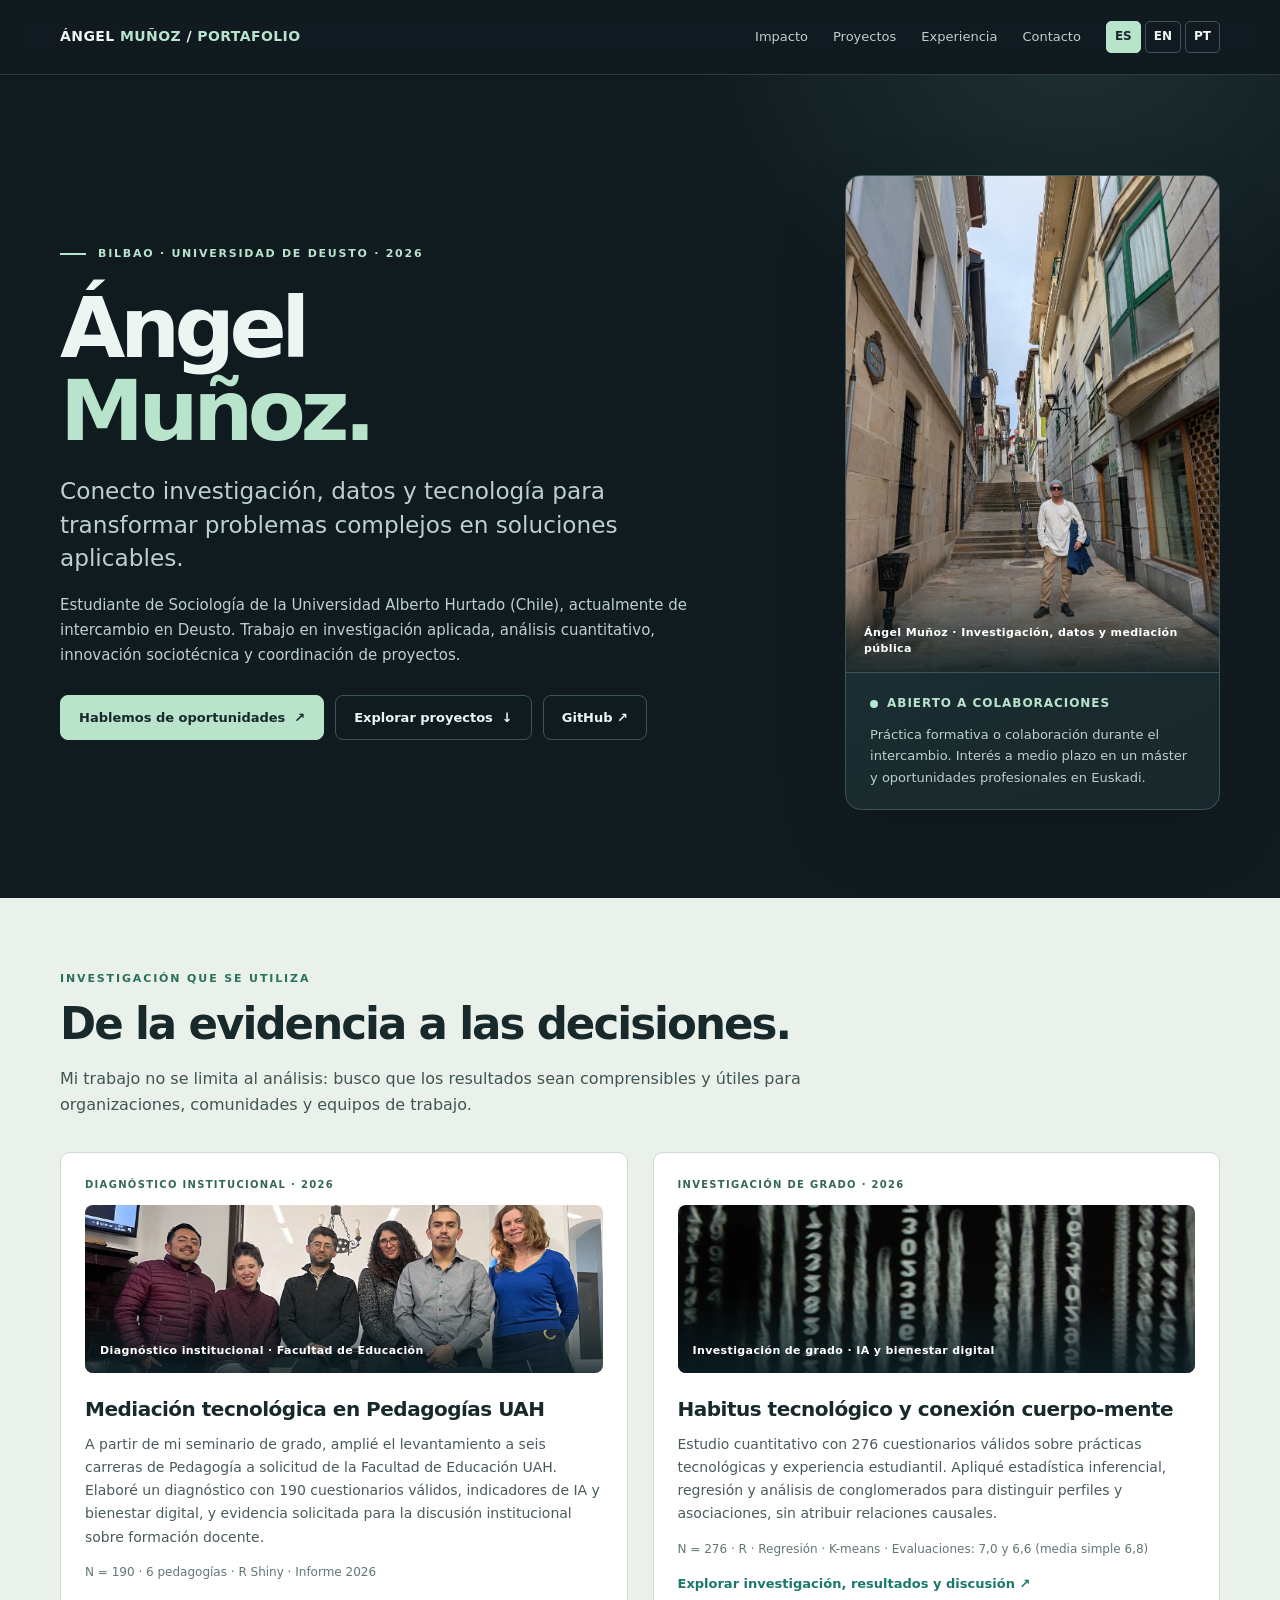
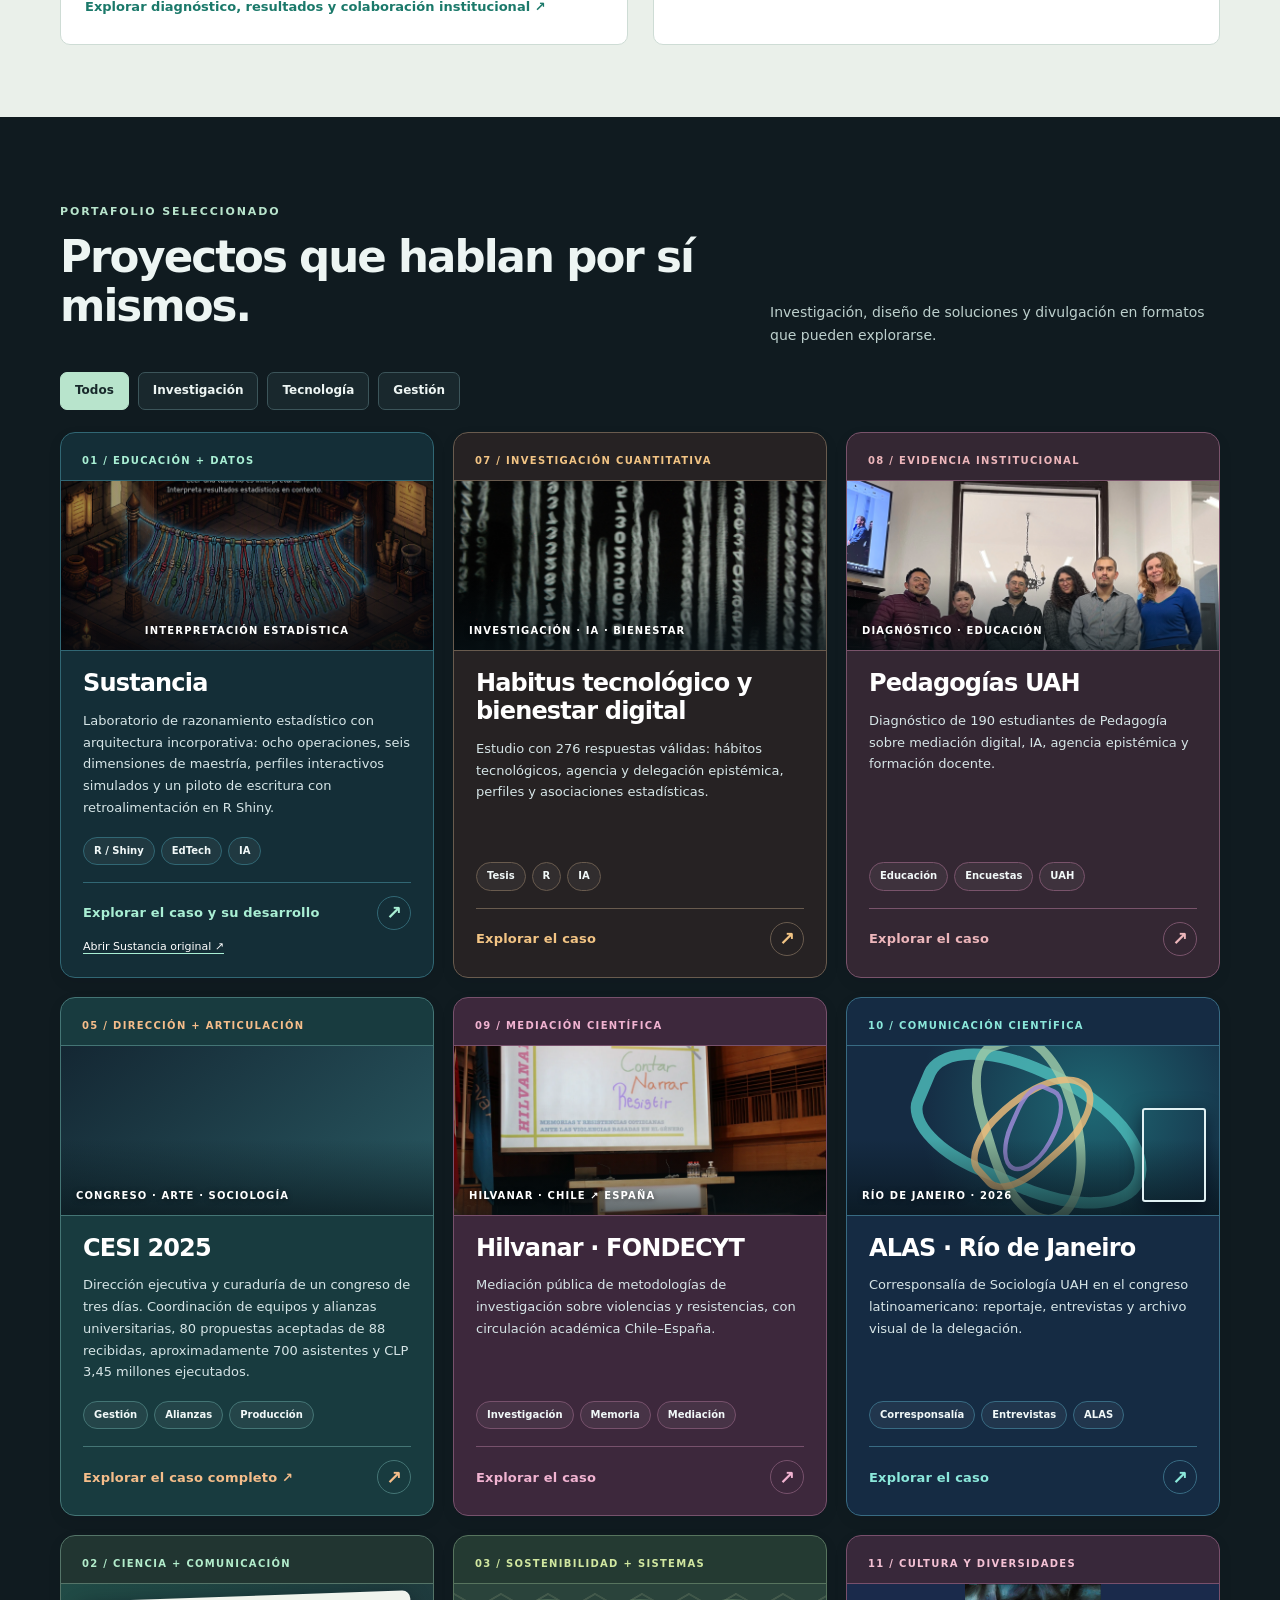
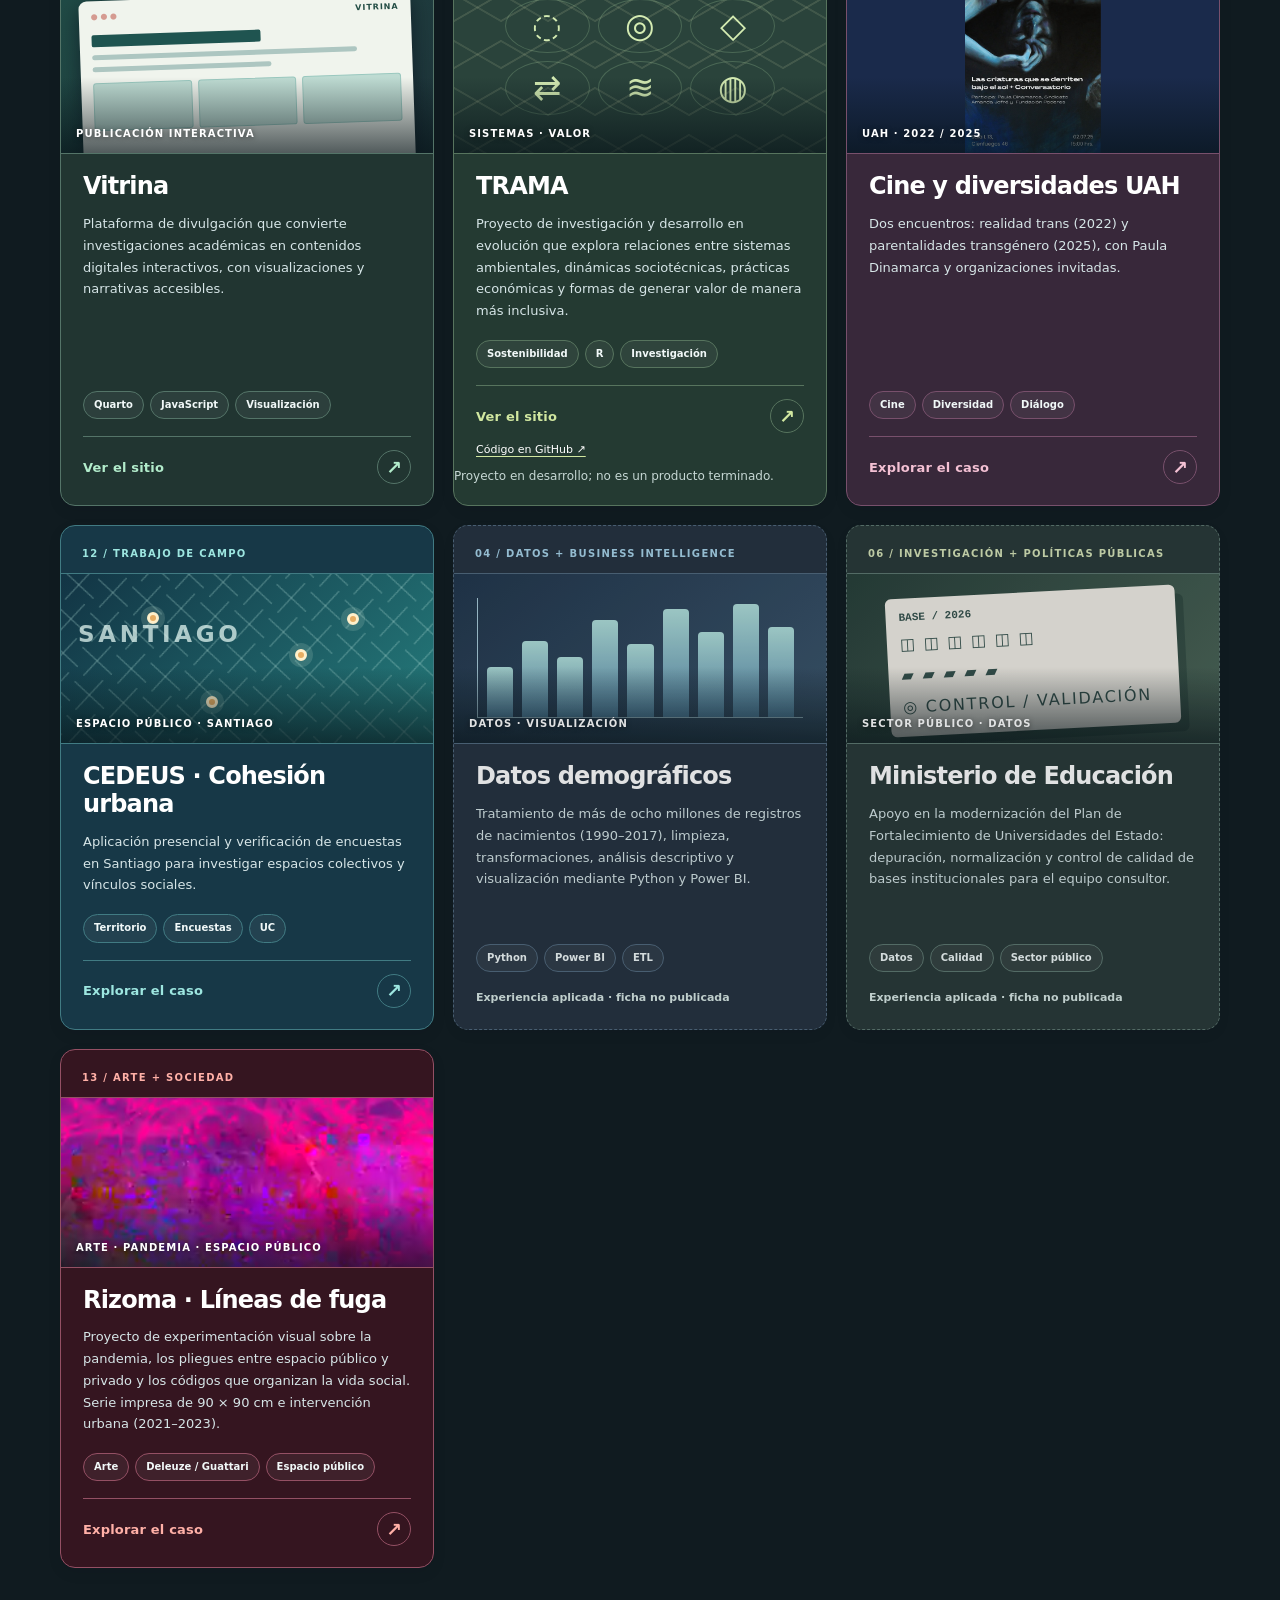
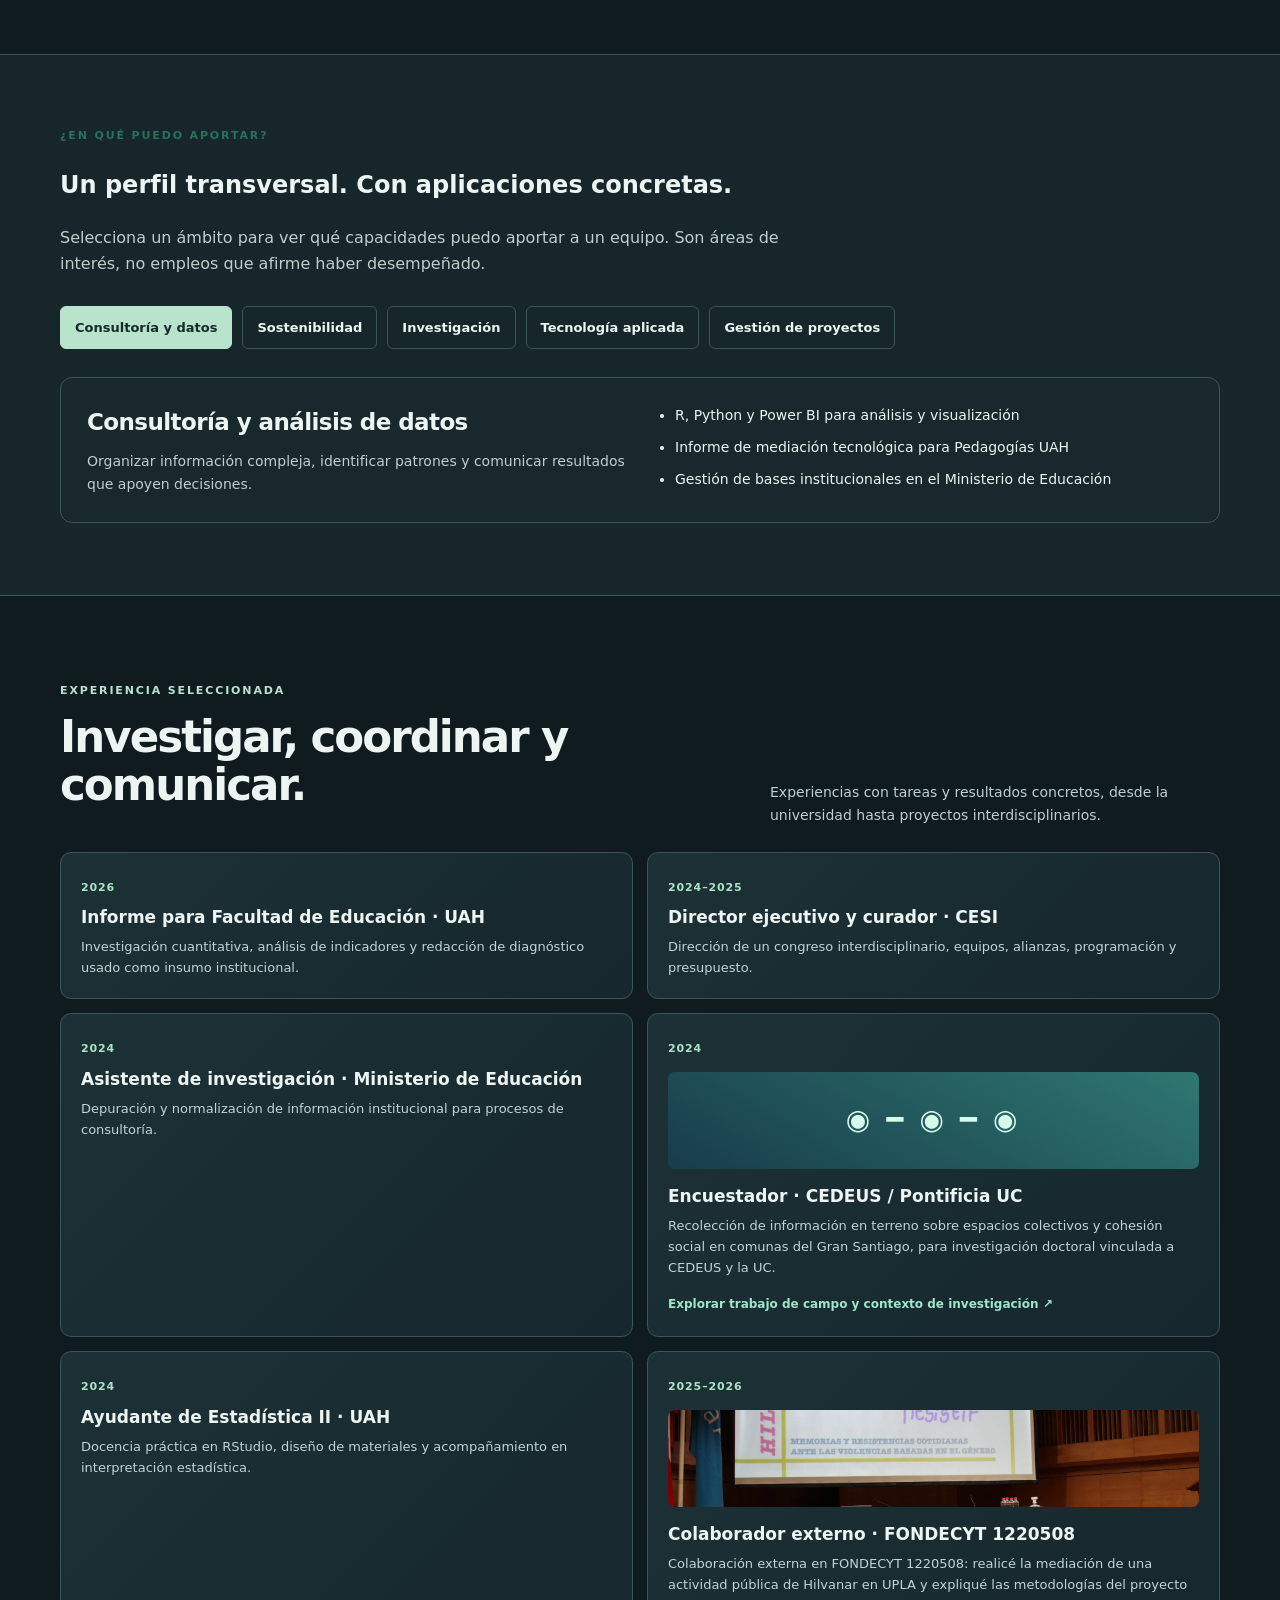
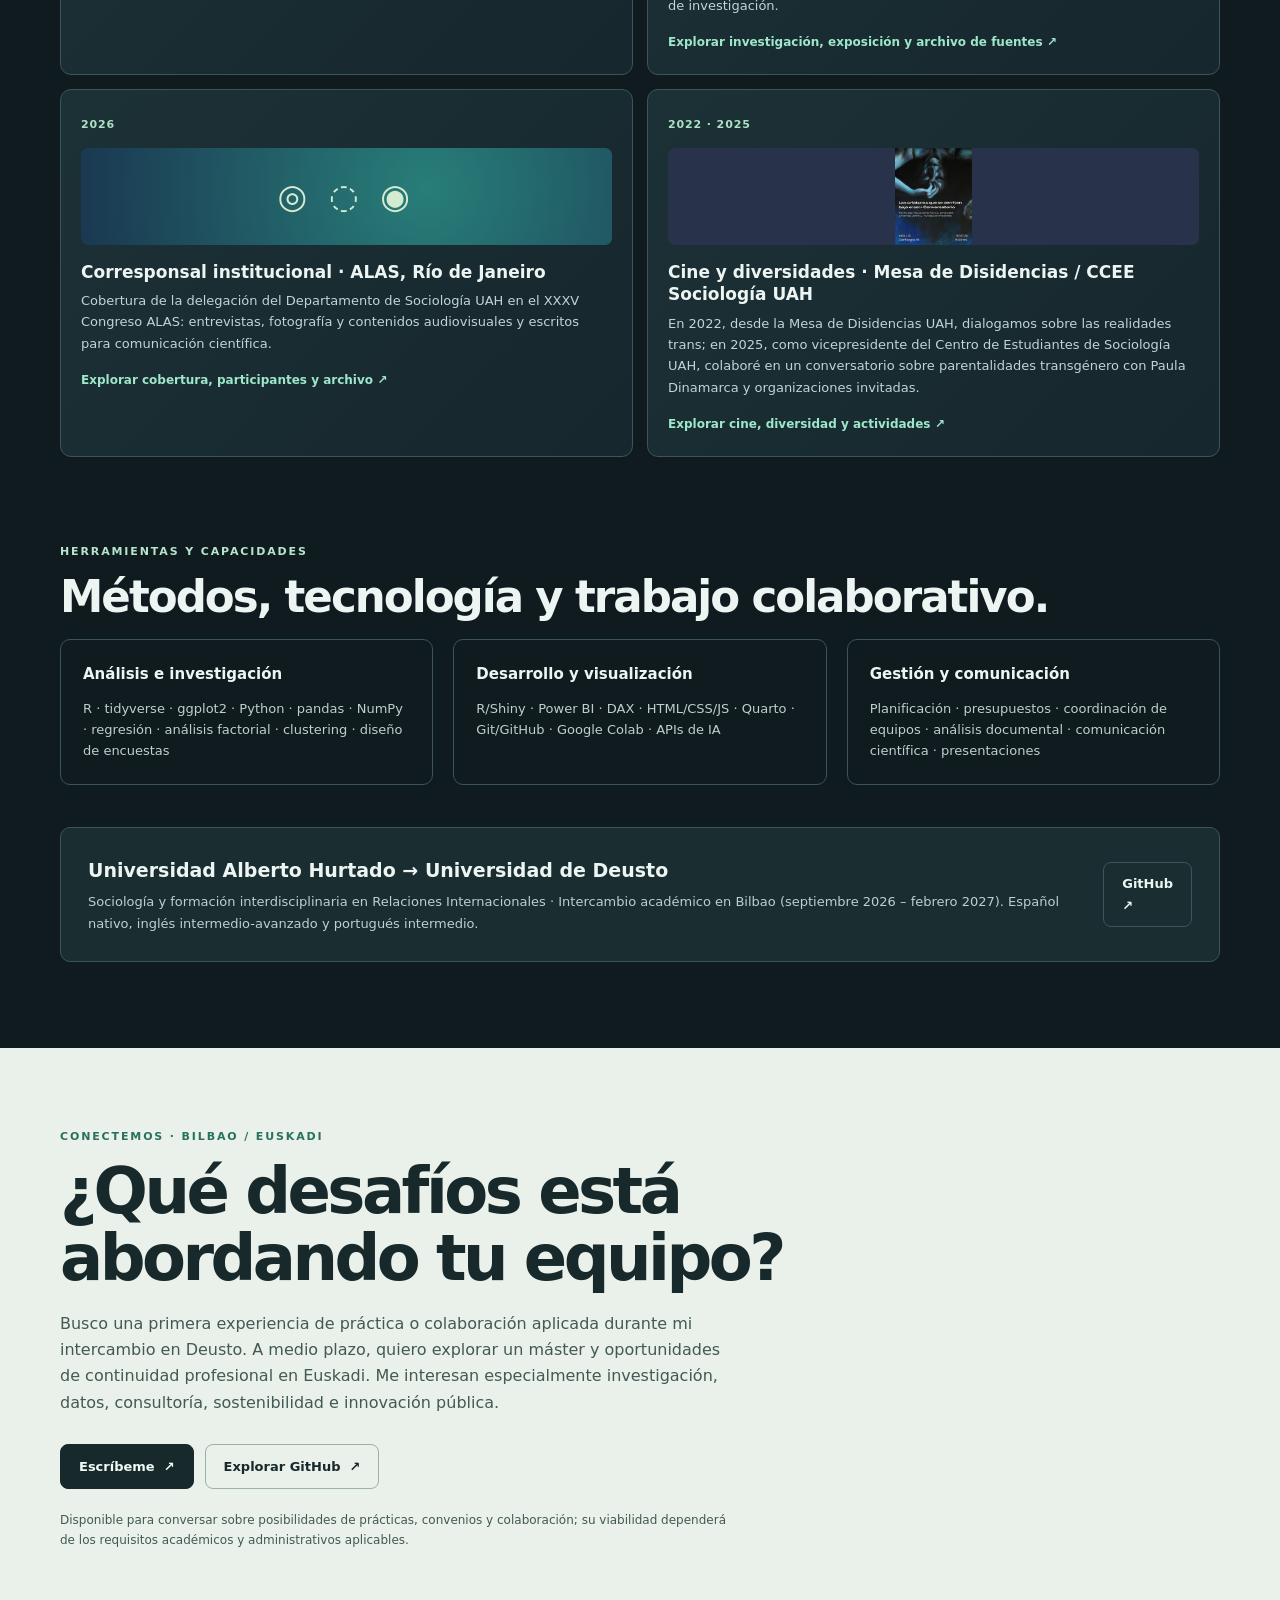
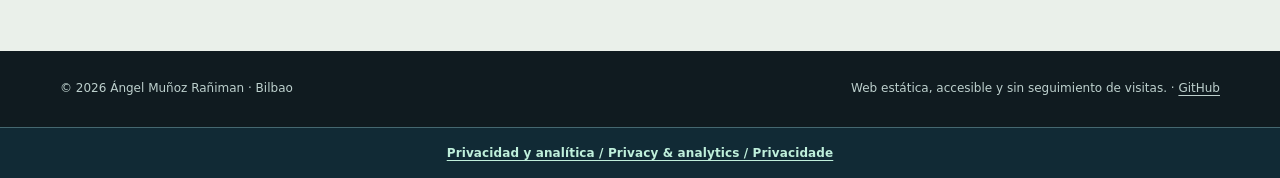
<file: index.html>
<!doctype html>
<html lang="es">
<head>
  <meta charset="utf-8">
  <meta name="viewport" content="width=device-width, initial-scale=1">
  <meta name="theme-color" content="#101b20">
  <meta name="description" content="Ángel Muñoz Rañiman: investigación aplicada, análisis de datos e innovación sociotécnica. Portfolio profesional en Bilbao.">
  <meta property="og:type" content="website">
  <meta property="og:title" content="Ángel Muñoz · Investigación, datos e innovación">
  <meta property="og:description" content="Investigación aplicada que se convierte en decisiones, herramientas y proyectos. Bilbao · Universidad de Deusto.">
  <title>Ángel Muñoz — Investigación aplicada · Datos · Innovación</title>
  <style>
    :root{--bg:#101b20;--panel:#19282d;--panel2:#20333a;--line:#3c555a;--text:#edf5f3;--muted:#bdd0cd;--accent:#b8e4cc;--yellow:#ecdca9;--off:#eaf0ea;--ink:#18292b;--measure:1160px}
    *{box-sizing:border-box} html{scroll-behavior:smooth} body{margin:0;background:var(--bg);color:var(--text);font:16px/1.65 ui-sans-serif,system-ui,-apple-system,"Segoe UI",Arial,sans-serif;-webkit-font-smoothing:antialiased} a{color:inherit;text-decoration:none} a:focus-visible,button:focus-visible{outline:3px solid var(--yellow);outline-offset:4px} button{font:inherit;cursor:pointer} .shell{width:min(var(--measure),calc(100% - 48px));margin:auto} .site-header{position:sticky;top:0;z-index:20;border-bottom:1px solid rgba(184,228,204,.16);background:rgba(16,27,32,.94);backdrop-filter:blur(12px)} .header-inner{display:flex;align-items:center;justify-content:space-between;min-height:74px;gap:24px}.brand{font-size:14px;font-weight:800;letter-spacing:.03em;white-space:nowrap}.brand span{color:var(--accent)}.nav{display:flex;align-items:center;gap:25px}.nav a{font-size:13px;color:var(--muted)}.nav a:hover{color:var(--text)}.lang-toggle{border:1px solid var(--line);background:transparent;color:var(--text);border-radius:999px;padding:6px 12px;font-weight:750;font-size:12px;white-space:nowrap}.lang-toggle:hover{background:var(--panel)}
    .hero{padding:100px 0 88px;position:relative;overflow:hidden}.hero:before{content:"";position:absolute;right:-15%;top:-60%;width:800px;height:800px;background:radial-gradient(circle,rgba(137,207,185,.13),transparent 68%);pointer-events:none}.eyebrow{display:flex;align-items:center;gap:12px;font-weight:750;letter-spacing:.16em;text-transform:uppercase;font-size:11px;color:var(--accent)}.eyebrow:before{content:"";display:block;width:26px;height:2px;background:currentColor}.hero-layout{display:grid;grid-template-columns:minmax(0,1.25fr) minmax(285px,.66fr);gap:75px;align-items:center}.hero h1{font-size:clamp(3.4rem,6.6vw,6.7rem);line-height:.99;letter-spacing:-.065em;margin:24px 0 20px;font-weight:720}.hero h1 span{color:var(--accent)}.lead{font-size:clamp(1.15rem,1.9vw,1.45rem);max-width:650px;line-height:1.45;color:var(--muted);margin:0 0 18px}.hero-copy{max-width:660px;color:var(--muted);font-size:15px}.actions{display:flex;flex-wrap:wrap;align-items:center;gap:11px;margin-top:28px}.btn{display:inline-flex;align-items:center;gap:9px;justify-content:center;min-height:45px;border:1px solid var(--line);padding:10px 18px;border-radius:8px;font-size:13px;font-weight:750;transition:background .18s,transform .18s}.btn:hover{transform:translateY(-2px);background:var(--panel2)}.btn.primary{background:var(--accent);border-color:var(--accent);color:var(--ink)}.btn.primary:hover{background:#d5f2e3}.hero-aside{border:1px solid var(--line);border-radius:16px;overflow:hidden;background:linear-gradient(155deg,#20383b,#18272b)}.monogram{height:200px;position:relative;display:grid;place-items:center;background:repeating-linear-gradient(0deg,transparent,transparent 29px,rgba(255,255,255,.04) 30px),repeating-linear-gradient(90deg,transparent,transparent 29px,rgba(255,255,255,.04) 30px)}.monogram span{display:block;font-size:92px;font-weight:800;letter-spacing:-.13em;line-height:1;color:var(--accent);transform:translateX(-9px)}.monogram:after{content:"";position:absolute;inset:24px;border:1px solid rgba(184,228,204,.2);border-radius:50%}.aside-bottom{padding:21px 24px;border-top:1px solid var(--line)}.status{display:flex;gap:9px;align-items:center;color:var(--accent);font-size:12px;font-weight:750;text-transform:uppercase;letter-spacing:.08em}.status:before{content:"";width:8px;height:8px;background:var(--accent);border-radius:50%}.aside-bottom p{margin:10px 0 0;color:var(--muted);font-size:13px}
    .metrics{display:grid;grid-template-columns:repeat(4,1fr);gap:16px;margin-bottom:80px}.metric{border-top:1px solid var(--line);padding-top:20px}.metric strong{display:block;font-size:clamp(27px,3.5vw,40px);line-height:1.2;letter-spacing:-.04em;color:var(--accent)}.metric span{display:block;color:var(--muted);font-size:12px;max-width:180px;margin-top:5px}.strip{background:var(--off);color:var(--ink);padding:72px 0}.section-kicker{display:block;font-weight:850;letter-spacing:.17em;text-transform:uppercase;font-size:11px;color:#27715d;margin-bottom:12px}.strip h2,.section h2{font-size:clamp(1.8rem,3.4vw,3.15rem);letter-spacing:-.045em;line-height:1.12;margin:0 0 17px;font-weight:750}.strip p{font-size:16px;max-width:775px;color:#3f5555;margin:0}.impact-grid{display:grid;grid-template-columns:1fr 1fr;gap:25px;margin-top:33px}.impact{border:1px solid #cedcd5;padding:24px;border-radius:10px;background:#fff}.impact small{display:block;color:#346758;font-size:10px;letter-spacing:.13em;font-weight:850;text-transform:uppercase;margin-bottom:12px}.impact h3{margin:0 0 7px;font-size:20px;letter-spacing:-.025em}.impact p{font-size:14px;color:#495b5c}.impact .meta{font-size:12px;color:#617777;margin-top:14px}
    .section{padding:86px 0}.section-head{display:flex;align-items:end;justify-content:space-between;gap:40px;margin-bottom:25px}.section-head p{color:var(--muted);max-width:450px;margin:0;font-size:14px}.section .section-kicker{color:var(--accent)}.project-grid{display:grid;grid-template-columns:repeat(3,minmax(0,1fr));gap:14px}.project{background:var(--panel);border:1px solid var(--line);border-radius:12px;padding:26px;display:flex;flex-direction:column;min-height:292px}.project .num{font-weight:750;color:var(--accent);font-size:11px;letter-spacing:.12em}.project h3{font-size:23px;line-height:1.13;letter-spacing:-.035em;margin:16px 0 11px}.project p{font-size:14px;color:var(--muted);margin:0 0 16px;flex:1}.tags{display:flex;flex-wrap:wrap;gap:7px;margin:0 0 20px}.tags span{font-size:10px;border:1px solid #547078;color:#d1e7e1;padding:3px 8px;border-radius:4px}.link-arrow{font-size:13px;font-weight:800;color:var(--accent);display:inline-flex;align-items:center;gap:8px;align-self:start}.link-arrow:hover{text-decoration:underline;text-underline-offset:4px}.project .note{font-size:12px;color:#c6d7d4;line-height:1.3;margin-top:10px}
    .sector-section{background:#16262b;border-block:1px solid var(--line);padding:72px 0}.sector-controls{display:flex;gap:10px;flex-wrap:wrap;margin:28px 0}.sector-controls button{padding:10px 14px;border-radius:6px;border:1px solid var(--line);background:transparent;color:var(--text);font-size:13px;font-weight:700}.sector-controls button[aria-pressed="true"]{background:var(--accent);color:var(--ink);border-color:var(--accent)}.sector-detail{border:1px solid var(--line);padding:26px;border-radius:12px;background:var(--panel);display:grid;grid-template-columns:1fr 1fr;gap:30px}.sector-detail h3{margin:0 0 8px;font-size:23px;letter-spacing:-.025em}.sector-detail p{margin:0;color:var(--muted);font-size:14px}.sector-detail ul{margin:0;padding-left:20px;color:var(--text);font-size:14px}.sector-detail li+li{margin-top:9px}
    .experience{display:grid;grid-template-columns:repeat(2,minmax(0,1fr));gap:22px}.exp{border-top:1px solid var(--line);padding:21px 0}.exp time{font-size:11px;color:var(--accent);font-weight:850;letter-spacing:.08em}.exp h3{font-size:17px;margin:7px 0 7px;line-height:1.25}.exp p{font-size:13px;color:var(--muted);margin:0}.skills{display:grid;grid-template-columns:repeat(3,1fr);gap:20px}.skill{padding:22px;border:1px solid var(--line);border-radius:10px}.skill h3{font-size:15px;margin:0 0 11px}.skill p{font-size:13px;color:var(--muted);margin:0}.study{display:flex;justify-content:space-between;gap:32px;align-items:center;margin-top:42px;padding:27px;background:#1a2e32;border:1px solid var(--line);border-radius:10px}.study h3{margin:0 0 5px;font-size:19px}.study p{margin:0;color:var(--muted);font-size:13px}
    .contact{padding:80px 0 100px;background:var(--off);color:var(--ink)}.contact .section-kicker{color:#27715d}.contact h2{max-width:790px;font-size:clamp(2.2rem,5vw,4rem);line-height:1.05;letter-spacing:-.055em;margin:0 0 18px}.contact p{color:#425954;max-width:670px;margin:0 0 25px}.contact .btn.primary{background:var(--ink);color:#f1fbf6;border-color:var(--ink)}.contact .btn{color:var(--ink);border-color:#9db1ab}.footer{padding:28px 0;color:var(--muted);font-size:12px}.footer .shell{display:flex;justify-content:space-between;gap:15px;flex-wrap:wrap}.footer a{text-decoration:underline;text-underline-offset:3px}
    @media(max-width:900px){.hero-layout{grid-template-columns:1fr;gap:25px}.hero-aside{display:none}.project-grid{grid-template-columns:repeat(2,minmax(0,1fr))}.nav a{display:none}.sector-detail{grid-template-columns:1fr}.skills{grid-template-columns:1fr 1fr}.hero{padding:75px 0 54px}.metrics{margin-bottom:55px}}
    @media(max-width:600px){.shell{width:min(100% - 32px,450px)}.header-inner{min-height:62px}.brand{font-size:12px}.hero h1{font-size:clamp(3.3rem,13vw,5.2rem)}.lead{font-size:1.13rem}.hero{padding:67px 0 48px}.metrics{grid-template-columns:1fr 1fr;gap:22px}.metric strong{font-size:31px}.impact-grid,.project-grid,.experience,.skills{grid-template-columns:1fr}.section,.strip,.sector-section{padding:54px 0}.section-head{display:block}.section-head p{margin-top:10px}.project{min-height:unset}.study{display:block}.study .btn{margin-top:18px}.contact{padding:60px 0}.nav{gap:8px}.btn{padding:10px 13px}}
    @media(prefers-reduced-motion:reduce){html{scroll-behavior:auto}.btn{transition:none}}
    @media print{.site-header,.sector-controls,.actions{display:none}body{color:black;background:white}.project{break-inside:avoid}.section,.strip{padding:28px 0}.strip,.contact,.sector-section{background:white;color:black}}
  .lang-switch{display:flex;gap:4px;align-items:center}.lang-toggle{padding:5px 8px;border-radius:5px}.lang-toggle[aria-pressed="true"]{background:var(--accent);border-color:var(--accent);color:var(--ink)}.filter-bar{display:flex;flex-wrap:wrap;gap:9px;margin:0 0 22px}.filter-bar button{border:1px solid var(--line);border-radius:7px;padding:8px 14px;color:var(--text);background:var(--panel);font-weight:700;font-size:12px;cursor:pointer}.filter-bar button[aria-pressed="true"]{background:var(--accent);color:var(--ink);border-color:var(--accent)}.project[hidden]{display:none!important}@media(max-width:600px){.lang-toggle{font-size:11px;padding:4px 7px}}
.cesi-feature .cesi-cover{display:block;position:relative;margin-top:18px;border-radius:8px;overflow:hidden;background:#172b2d;height:148px;border:1px solid rgba(184,228,204,.2)}.cesi-feature .cesi-cover img{width:100%;height:100%;display:block;object-fit:cover;transition:transform .28s ease}.cesi-feature .cesi-cover:hover img{transform:scale(1.035)}.cesi-feature .cesi-cover-label{position:absolute;bottom:0;left:0;right:0;padding:28px 13px 10px;background:linear-gradient(transparent,rgba(7,17,21,.9));color:#f6f7f2;font-size:11px;letter-spacing:.025em;font-weight:750}.cesi-feature h3{margin-top:16px}@media(prefers-reduced-motion:reduce){.cesi-feature .cesi-cover img{transition:none}}.case-link{display:inline-flex;margin-top:14px;color:var(--accent);font-weight:760;font-size:12px;text-decoration:none;border-bottom:1px solid rgba(183,229,203,.4);padding-bottom:3px}.case-link:hover{border-bottom-color:var(--accent)}.case-original{display:block;text-decoration:none;color:var(--muted);font-size:11px;margin-top:8px}.case-original:hover{color:var(--text)}

/* Home portrait: original photo, framed and visible on mobile. */
.profile-photo{margin:0;position:relative;background:#122529;overflow:hidden;aspect-ratio:385/512}
.profile-photo img{display:block;width:100%;height:100%;object-fit:cover;object-position:center center}
.profile-photo figcaption{position:absolute;bottom:0;left:0;right:0;padding:38px 18px 14px;background:linear-gradient(transparent,rgba(10,26,30,.88));font-size:11px;font-weight:800;letter-spacing:.035em;line-height:1.5;color:#fff}
.hero-aside{min-width:0;box-shadow:0 24px 70px rgba(0,0,0,.12)}
@media(max-width:900px){.hero-layout{grid-template-columns:minmax(0,1fr) minmax(220px,.55fr);gap:23px}.hero-aside{display:block}.profile-photo{aspect-ratio:385/512}}
@media(max-width:720px){.hero-layout{grid-template-columns:1fr}.hero-aside{display:block;max-width:380px;width:100%;margin:8px auto 0}.profile-photo{aspect-ratio:385/512}}
@media print{.profile-photo figcaption{position:static;background:transparent;color:#111}}

/* 2026 PROJECT ATLAS · project-specific identity, not generic repeated tiles.
   Full-card semantic anchors coexist with genuine secondary links. */
.project-grid{gap:19px;align-items:stretch}
.project{
 --card-bg:#1d3037;--card-accent:#b8e8cd;--card-soft:#eef9f5;--card-line:rgba(184,232,205,.27);
 background:var(--card-bg);color:var(--card-soft);border:1px solid var(--card-line);
 box-shadow:0 5px 14px rgba(4,16,21,.08);position:relative;overflow:hidden;
 border-radius:15px;padding:0 0 21px;min-height:415px;order:var(--card-order,20);
 transition:transform .24s ease,border-color .24s ease,box-shadow .24s ease;
}
.project .num{display:block;font-size:10px;color:var(--card-accent);letter-spacing:.13em;line-height:1.4;margin:21px 21px 12px;font-weight:850}
.project h3{margin:19px 22px 12px;font-size:clamp(20px,2.1vw,24px);color:#fff;line-height:1.16}
.project p{font-size:13px;line-height:1.67;color:#d6e5e7;margin:0 22px 18px;flex:1}
.project .tags{margin:0 22px 17px;gap:6px}
.project .tags span{border-color:var(--card-line);color:#f1f8f8;background:rgba(255,255,255,.05);border-radius:99px;font-size:10px;padding:5px 10px;font-weight:700}
.project .link-arrow{margin:0 22px;display:flex;align-items:center;justify-content:space-between;color:var(--card-accent);font-size:13px;letter-spacing:.015em;font-weight:860;border-top:1px solid var(--card-line);padding-top:13px;width:calc(100% - 44px);position:relative}
.project.is-explorable .link-arrow::after{content:"↗";display:inline-grid;place-items:center;font-size:19px;min-width:32px;height:32px;border:1px solid var(--card-line);border-radius:50%;transition:transform .24s ease,background .24s ease}
.project.is-explorable{cursor:pointer}
.project.is-explorable:hover,.project.is-explorable:focus-within{
 transform:translateY(-6px);box-shadow:0 21px 46px rgba(1,13,17,.26);border-color:var(--card-accent)
}
.project.is-explorable:hover .link-arrow::after,.project.is-explorable:focus-within .link-arrow::after{transform:translate(3px,-3px);background:rgba(255,255,255,.12)}
.project-hitbox{position:absolute;z-index:2;inset:0;border-radius:15px;cursor:pointer}
.project-hitbox:focus-visible{outline:3px solid var(--card-accent);outline-offset:-5px}
.project .project-secondary{position:relative;z-index:3;align-self:flex-start;margin:9px 22px 0;font-size:11px;color:#fff;line-height:1.5;text-decoration:underline;text-underline-offset:3px;text-decoration-color:var(--card-accent)}
.project .project-secondary:hover{color:var(--card-accent)}
.project.is-static{border-style:dashed;opacity:.87}
.project.is-static .link-arrow{color:#bfcfd5}
.noncase-label{font-size:11px;font-weight:750;color:#d9e9e6;margin:0 22px;display:block}
.project-media{position:relative;width:100%;height:171px;overflow:hidden;isolation:isolate;background:linear-gradient(140deg,#142733,#295962);border-top:1px solid var(--card-line);border-bottom:1px solid var(--card-line);flex:0 0 171px}
.project-media>img{display:block;width:100%;height:100%;object-fit:cover;object-position:center;transition:transform .42s ease,filter .42s ease}
.project:hover .project-media>img,.project:focus-within .project-media>img{transform:scale(1.045)}
.project-media::after{content:"";position:absolute;inset:55% 0 0;background:linear-gradient(transparent,rgba(7,19,24,.68));pointer-events:none;z-index:1}
.project-media-label{position:absolute;bottom:12px;left:15px;right:15px;z-index:2;font-size:10px;line-height:1.4;letter-spacing:.11em;font-weight:900;color:#fff;text-shadow:0 1px 5px rgba(0,0,0,.5)}
.project--sustancia{--card-bg:#142e37;--card-accent:#a9efd4;--card-line:#316774}
.project--tesis{--card-bg:#262223;--card-accent:#f2c484;--card-line:#695b4e}
.project--pedagogias{--card-bg:#342733;--card-accent:#edb6bb;--card-line:#79536b}
.project--cesi{--card-bg:#183b3f;--card-accent:#f5bd8a;--card-line:#447575}
.project--fondecyt{--card-bg:#3d283c;--card-accent:#f1b3d1;--card-line:#77516c}
.project--alas{--card-bg:#152b43;--card-accent:#8be8db;--card-line:#386b83}
.project--vitrina{--card-bg:#213531;--card-accent:#b2eccb;--card-line:#547468}
.project--trama{--card-bg:#243a32;--card-accent:#d1e7a0;--card-line:#57745e}
.project--cine{--card-bg:#38283a;--card-accent:#f4c1d4;--card-line:#78506c}
.project--cedeus{--card-bg:#173847;--card-accent:#9de6e0;--card-line:#417b83}
.project--demografia{--card-bg:#25313f;--card-accent:#a8d4eb;--card-line:#51687d}
.project--ministerio{--card-bg:#293837;--card-accent:#d7e5b8;--card-line:#5e7770}
/* App-like mastery preview — abstract, no fabricated screenshot */
.project-media--sustancia{background:radial-gradient(circle at 86% 6%,#226a69,#112837 70%);padding:15px 18px}
.media-app-name{display:flex;align-items:center;justify-content:space-between;font-weight:900;letter-spacing:.16em;font-size:15px;color:#d5fff0}
.media-pill{font-size:9px;border:1px solid #7cd3b8;border-radius:15px;padding:4px 8px;letter-spacing:0}
.media-mastery{display:grid;grid-template-columns:repeat(6,1fr);align-items:end;height:71px;gap:9px;margin-top:12px}
.media-mastery i{height:var(--level);border-radius:3px 3px 0 0;background:linear-gradient(#bbefc3,#44bdac);opacity:.9}
.media-mini-note{display:block;margin-top:6px;font:700 10px/1.3 ui-monospace,monospace;color:#b5e7da}
.project:hover .media-mastery i{filter:brightness(1.18)}
/* Vitrina browser prototype */
.project-media--vitrina{background:linear-gradient(135deg,#204b46,#1e343a);padding:12px 20px 0}
.media-browser{height:164px;background:#f0f4ed;border-radius:8px 8px 0 0;box-shadow:0 6px 20px #0017;padding:9px 12px;transform:rotate(-2deg);color:#213b38}
.media-browser-top{display:block;font-size:8px;color:#d59b91}.media-browser-top b{float:right;color:#234d45;letter-spacing:.12em}
.media-browser-title{display:block;width:55%;height:12px;background:#1f5450;border-radius:2px;margin:12px 0 8px}
.media-browser-par{display:block;width:86%;height:5px;background:#adc6c1;border-radius:8px;margin:7px 0}.media-browser-par.short{width:58%}
.media-browser-cards{display:flex;gap:6px;margin-top:11px}.media-browser-cards i{background:#bedbd2;border:1px solid #9ac8bf;height:48px;flex:1;border-radius:3px}
.project-media--trama{background:#2a433b;background-image:linear-gradient(30deg,transparent 48%,#d2d9aa22 49%,#d2d9aa22 51%,transparent 52%),linear-gradient(150deg,transparent 48%,#d2d9aa26 49%,#d2d9aa26 51%,transparent 52%);background-size:47px 47px}
.media-eco-grid{display:grid;grid-template-columns:repeat(3,1fr);gap:8px;max-width:270px;margin:15px auto;color:#d4ebb2;font:500 34px/1 Georgia,serif;text-align:center}.media-eco-grid i{font-style:normal;padding:9px;border:1px solid #a0ca9a44;border-radius:50%}
.project-media--demografia{background:linear-gradient(140deg,#21354b,#3c566d);padding:24px 23px}
.media-chart-bars{height:120px;border-left:1px solid #a9cbd9;border-bottom:1px solid #a9cbd9;display:flex;align-items:end;gap:9px;padding:0 9px}
.media-chart-bars i{height:var(--v);background:linear-gradient(#b0dfdb,#588aaa);border-radius:4px 4px 0 0;flex:1}
.project-media--ministerio{background:linear-gradient(135deg,#273e38,#4d6658)}
.media-dataset{margin:18px auto;padding:13px;width:78%;height:138px;border-radius:6px;background:#f2eee6;transform:rotate(-3deg);box-shadow:8px 9px #0a201f44;color:#36524d}
.media-dataset b{display:block;font:850 11px ui-monospace,monospace;margin:0 0 8px}.media-dataset span{display:block;letter-spacing:.11em;margin-top:5px;white-space:nowrap;overflow:hidden}
.project-media--tesis img{object-position:center 48%;filter:saturate(.9)}
.project-media--pedagogias img{object-position:center 35%}
.project-media--fondecyt img{object-position:center 45%}
.project-media--cine img{object-fit:contain;background:#1a2a4b}
.project-media--alas{background:radial-gradient(circle at 66% 37%,#1e6773,#152b43 65%);overflow:hidden}
.media-alas-lines{position:absolute;inset:0;pointer-events:none}
.media-alas-lines i{position:absolute;top:12%;left:17%;width:66%;height:75%;border:12px solid #4ebebc;border-radius:46% 62% 50% 40%;transform:rotate(23deg);opacity:.82}
.media-alas-lines i:nth-child(2){border-color:#9fcba9;transform:rotate(73deg) scale(.78)}
.media-alas-lines i:nth-child(3){border-color:#f0bc7a;transform:rotate(-42deg) scale(.58)}
.media-alas-lines i:nth-child(4){border-color:#a08ddb;transform:rotate(114deg) scale(.37)}
.media-alas-poster{position:absolute!important;right:13px;bottom:13px;width:64px!important;height:94px!important;object-fit:contain!important;border:2px solid #e1f1f3;border-radius:3px;box-shadow:0 6px 19px #0019;z-index:2}
.project-media--cedeus{background:linear-gradient(135deg,#123444,#257c7c)}
.media-city-grid{position:absolute;inset:-22%;background-image:linear-gradient(30deg,transparent 48%,#b0ddd54a 49%,#b0ddd54a 51%,transparent 52%),linear-gradient(120deg,transparent 48%,#b0ddd54a 49%,#b0ddd54a 51%,transparent 52%);background-size:35px 35px;transform:rotate(13deg)}
.media-city-dot{position:absolute;width:12px;height:12px;border-radius:50%;border:3px solid #fff0ca;background:#e7ad62;box-shadow:0 0 0 6px #c0e0d12b}
.media-city-dot.d1{top:22%;left:23%}.media-city-dot.d2{top:44%;left:63%}.media-city-dot.d3{top:72%;left:39%}.media-city-dot.d4{top:23%;left:77%}
.media-city-name{position:absolute;left:17px;top:27%;font:900 23px/1.3 system-ui,sans-serif;letter-spacing:.16em;color:#ecfff9b3}
/* More legible links and cards on mobile / keyboard */
@media(max-width:900px){.project-grid{grid-template-columns:repeat(2,minmax(0,1fr))}}
@media(max-width:600px){.project-grid{grid-template-columns:1fr;gap:15px}.project{min-height:0}.project-media{height:178px;flex-basis:178px}.project h3{font-size:24px}.project .link-arrow{font-size:14px}}
@media(hover:none){.project.is-explorable:hover{transform:none}.project .link-arrow::after{background:rgba(255,255,255,.08)}}
@media(prefers-reduced-motion:reduce){.project,.project-media>img,.project .link-arrow::after{transition:none!important;transform:none!important}}
@media print{.project{background:#fff!important;color:#111!important;border-color:#aaa;break-inside:avoid}.project h3,.project p,.project .num,.project .tags span{color:#111!important}.project-media{display:none}}


/* Research spotlights: imagery + full-surface navigation */
.impact{position:relative;overflow:hidden;transition:transform .25s ease,box-shadow .25s ease,border-color .25s ease}
.impact.is-explorable{cursor:pointer}
.impact.is-explorable:hover,.impact.is-explorable:focus-within{transform:translateY(-4px);border-color:#56988a;box-shadow:0 18px 36px rgba(20,50,48,.13)}
.impact-media{height:168px;position:relative;overflow:hidden;border-radius:8px;margin:0 0 20px;background:#384f55}
.impact-media img{width:100%;height:100%;object-fit:cover;display:block;transition:transform .3s ease}
.impact:hover .impact-media img,.impact:focus-within .impact-media img{transform:scale(1.035)}
.impact-media::after{content:"";position:absolute;left:0;right:0;bottom:0;height:48%;background:linear-gradient(transparent,rgba(12,31,37,.85))}
.impact-media span{position:absolute;z-index:1;bottom:13px;left:15px;right:15px;color:#fff;font-size:11px;letter-spacing:.035em;font-weight:840}
.impact-hitbox,.exp-hitbox{position:absolute;inset:0;z-index:2;border-radius:inherit;text-decoration:none}
.impact-hitbox:focus-visible,.exp-hitbox:focus-visible{outline:3px solid #367d81;outline-offset:-4px}
.impact .case-link{font-size:13px;color:#1b796a;font-weight:850;border-bottom:0;padding-bottom:0}
.impact .case-link::after{content:" ↗";font-size:19px;margin-left:7px}
.experience{gap:14px}
.exp{position:relative;padding:20px;border:1px solid var(--line);border-radius:11px;background:linear-gradient(135deg,#1c3136,#16272d);transition:transform .2s ease,border-color .2s ease,box-shadow .2s ease;overflow:hidden}
.exp.is-explorable{cursor:pointer}
.exp.is-explorable:hover,.exp.is-explorable:focus-within{transform:translateY(-3px);border-color:#8ecdbc;box-shadow:0 14px 27px #081e2670}
.exp time{color:#aee2c5}
.exp-media{height:97px;margin:11px 0 16px;position:relative;overflow:hidden;border-radius:7px;background:#243c42}
.exp-media img{display:block;width:100%;height:100%;object-fit:cover}
.exp-media--cine img{object-fit:contain;background:#28334b}
.exp-media--city{background:linear-gradient(30deg,#183d4b,#2f7771);display:grid;place-items:center;color:#d6fbeb;font-size:28px;letter-spacing:.13em}
.exp-media--alas{background:radial-gradient(circle at 65% 40%,#287e79,#1a3851);display:grid;place-items:center;color:#d4ead1;font-size:34px;letter-spacing:.16em}
.exp .case-link{display:inline-flex;font-size:12px;font-weight:850;color:#9ee7cb;border:0;margin-top:17px;line-height:1.5}
.exp .case-link::after{content:" →";padding-left:7px}
.exp p{line-height:1.62;color:#c0d5d5}
.exp h3{line-height:1.35}
@media(max-width:650px){.impact-media{height:150px}.exp{padding:19px}.exp-media{height:110px}}
@media(prefers-reduced-motion:reduce){.impact,.exp,.impact-media img{transition:none}.impact:hover,.exp:hover{transform:none!important}}
@media print{.exp{background:#fff!important;border-color:#bbb}.exp h3,.exp p,.exp time{color:#111!important}.impact-media,.exp-media{display:none}}
.impact .case-link::after,.exp .case-link::after{content:none}

/* Sustancia: artwork and official visual identity */
.project-media--sustancia{padding:0;background:#141b24}
.project-media--sustancia>.sustancia-scene{position:absolute;inset:0;width:100%;height:100%;object-fit:cover;object-position:center 53%;filter:brightness(.77) saturate(.95)}
.project-media--sustancia>.sustancia-brand{position:absolute;z-index:2;top:47%;left:50%;transform:translate(-50%,-50%);width:84%;height:auto;max-height:75%;object-fit:contain;filter:drop-shadow(0 4px 12px rgba(0,0,0,.8))}
.project:hover .project-media--sustancia>.sustancia-brand,.project:focus-within .project-media--sustancia>.sustancia-brand{transform:translate(-50%,-50%) scale(1.035)}
.project-media--sustancia::after{inset:0;background:linear-gradient(180deg,rgba(4,9,15,.15),rgba(4,9,15,.2) 50%,rgba(4,9,15,.8))}
.project-media--sustancia>.project-media-label{text-align:center;letter-spacing:.12em}
.project--rizoma{--card-bg:#351520;--card-accent:#ffb0a7;--card-line:#945064}.project-media--rizoma{background:#3b1422}.project-media--rizoma>img{object-position:center;filter:saturate(1.12)}
</style>
<link rel="stylesheet" href="assets/privacy.css">
</head>
<body>
  <a href="#main" class="skip" style="position:absolute;left:-999px;top:auto" onfocus="this.style.left='12px'" onblur="this.style.left='-999px'">Saltar al contenido / Skip to content</a>
  <header class="site-header"><div class="shell header-inner"><a class="brand" href="#inicio" aria-label="Ángel Muñoz, inicio">ÁNGEL <span>MUÑOZ</span> / <span data-i18n="brandLabel">PORTAFOLIO</span></a><nav class="nav" aria-label="Menú principal"><a href="#impacto" data-i18n="navImpact">Impacto</a><a href="#proyectos" data-i18n="navProjects">Proyectos</a><a href="#experiencia" data-i18n="navExperience">Experiencia</a><a href="#contacto" data-i18n="navContact">Contacto</a><div class="lang-switch" role="group" aria-label="Idioma / Language / Idioma"><button type="button" class="lang-toggle" data-lang="es" aria-pressed="true">ES</button><button type="button" class="lang-toggle" data-lang="en" aria-pressed="false">EN</button><button type="button" class="lang-toggle" data-lang="pt" aria-pressed="false">PT</button></div></nav></div></header>
  <main id="main">
    <section class="hero" id="inicio"><div class="shell hero-layout"><div><div class="eyebrow" data-i18n="eyebrow">Bilbao · Universidad de Deusto · 2026</div><h1>Ángel<br><span>Muñoz.</span></h1><p class="lead" data-i18n="heroLead">Conecto investigación, datos y tecnología para transformar problemas complejos en soluciones aplicables.</p><p class="hero-copy" data-i18n="heroText">Estudiante de Sociología de la Universidad Alberto Hurtado (Chile), actualmente de intercambio en Deusto. Trabajo en investigación aplicada, análisis cuantitativo, innovación sociotécnica y coordinación de proyectos.</p><div class="actions"><a class="btn primary" href="#contacto"><span data-i18n="ctaContact">Hablemos de oportunidades</span> ↗</a><a class="btn" href="#proyectos"><span data-i18n="ctaProjects">Explorar proyectos</span> ↓</a><a class="btn" href="https://github.com/nglmnz" target="_blank" rel="noopener noreferrer">GitHub ↗</a></div></div><aside class="hero-aside" aria-label="Perfil profesional"><figure class="profile-photo"><img src="assets/perfil/Perfil%20portafolio.jpg" alt="Ángel Muñoz en una calle urbana con escaleras al fondo" width="385" height="512" fetchpriority="high" decoding="async"><figcaption data-i18n="portraitCaption">Ángel Muñoz · Investigación, datos y mediación pública</figcaption></figure><div class="aside-bottom"><div class="status" data-i18n="available">Abierto a colaboraciones</div><p data-i18n="availability">Práctica formativa o colaboración durante el intercambio. Interés a medio plazo en un máster y oportunidades profesionales en Euskadi.</p></div></aside></div></section>
    <section class="strip" id="impacto"><div class="shell"><span class="section-kicker" data-i18n="impactKicker">Investigación que se utiliza</span><h2 data-i18n="impactTitle">De la evidencia a las decisiones.</h2><p data-i18n="impactIntro">Mi trabajo no se limita al análisis: busco que los resultados sean comprensibles y útiles para organizaciones, comunidades y equipos de trabajo.</p><div class="impact-grid"><article class="impact impact--pedagogias is-explorable"><small data-i18n="impactTag1">Diagnóstico institucional · 2026</small><div class="impact-media"><img src="pedagogias/assets/comision-ia.webp" loading="lazy" decoding="async" alt=""><span>Diagnóstico institucional · Facultad de Educación</span></div><h3 data-i18n="impact1Title" id="impact-title-pedagogias">Mediación tecnológica en Pedagogías UAH</h3><p data-i18n="impact1Desc">A partir de mi seminario de grado, amplié el levantamiento a seis carreras de Pedagogía a solicitud de la Facultad de Educación UAH. Elaboré un diagnóstico con 190 cuestionarios válidos, indicadores de IA y bienestar digital, y evidencia solicitada para la discusión institucional sobre formación docente.</p><div class="meta" data-i18n="impact1Meta">N = 190 · 6 pedagogías · R Shiny · Informe 2026</div><span class="case-link" data-i18n="pedagogiasExplore">Explorar diagnóstico, resultados y colaboración institucional ↗</span><a class="impact-hitbox" href="pedagogias/" data-preserve-lang aria-labelledby="impact-title-pedagogias"></a></article><article class="impact impact--tesis is-explorable"><small data-i18n="impactTag2">Investigación de grado · 2026</small><div class="impact-media"><img src="tesis/assets/secuencia/DSC_0024.JPG" loading="lazy" decoding="async" alt=""><span>Investigación de grado · IA y bienestar digital</span></div><h3 data-i18n="impact2Title" id="impact-title-tesis">Habitus tecnológico y conexión cuerpo-mente</h3><p data-i18n="impact2Desc">Estudio cuantitativo con 276 cuestionarios válidos sobre prácticas tecnológicas y experiencia estudiantil. Apliqué estadística inferencial, regresión y análisis de conglomerados para distinguir perfiles y asociaciones, sin atribuir relaciones causales.</p><div class="meta" data-i18n="impact2Meta">N = 276 · R · Regresión · K-means · Evaluaciones: 7,0 y 6,6 (media simple 6,8)</div><span class="case-link" data-i18n="thesisExplore">Explorar investigación, resultados y discusión ↗</span><a class="impact-hitbox" href="tesis/" data-preserve-lang aria-labelledby="impact-title-tesis"></a></article></div></div></section>
    <section class="section" id="proyectos"><div class="shell"><div class="section-head"><div><span class="section-kicker" data-i18n="projectsKicker">Portafolio seleccionado</span><h2 data-i18n="projectsTitle">Proyectos que hablan por sí mismos.</h2></div><p data-i18n="projectsIntro">Investigación, diseño de soluciones y divulgación en formatos que pueden explorarse.</p></div><div class="filter-bar" role="group" aria-label="Filtrar proyectos / Filter projects / Filtrar projetos"><button data-filter="all" type="button" aria-pressed="true" data-i18n="filterAll">Todos</button><button data-filter="research" type="button" aria-pressed="false" data-i18n="filterResearch">Investigación</button><button data-filter="tech" type="button" aria-pressed="false" data-i18n="filterTech">Tecnología</button><button data-filter="management" type="button" aria-pressed="false" data-i18n="filterManagement">Gestión</button></div><div class="project-grid">
      <article class="project project--sustancia is-explorable" data-project="sustancia" data-type="research tech" style="--card-order:1"><span class="num" data-i18n="num0">01 / EDUCACIÓN + DATOS</span><div class="project-media project-media--sustancia" aria-hidden="true"><img class="sustancia-scene" src="sustancia/portada%20sustancia%20(1).png" loading="lazy" decoding="async" alt=""><img class="sustancia-brand" src="sustancia/logo-sustancia.png" loading="lazy" decoding="async" alt=""><span class="project-media-label" data-i18n="previewsustancia">INTERPRETACIÓN ESTADÍSTICA</span></div><h3 id="project-title-sustancia">Sustancia</h3><p data-i18n="p1">Laboratorio de razonamiento estadístico con arquitectura incorporativa: ocho operaciones, seis dimensiones de maestría, perfiles interactivos simulados y un piloto de escritura con retroalimentación en R Shiny.</p><div class="tags"><span>R / Shiny</span><span>EdTech</span><span data-i18n="t0">IA</span></div><span class="link-arrow" data-i18n="sustanciaExplore">Explorar el caso y su desarrollo</span><a class="project-secondary" href="https://nglmnz.github.io/sustancia/" target="_blank" rel="noopener noreferrer" data-i18n="sustanciaOriginal">Abrir Sustancia original ↗</a><a class="project-hitbox" href="sustancia/" data-preserve-lang aria-labelledby="project-title-sustancia"></a></article>
      <article class="project project--vitrina is-explorable" data-project="vitrina" data-type="research tech" style="--card-order:7"><span class="num" data-i18n="num1">02 / CIENCIA + COMUNICACIÓN</span><div class="project-media project-media--vitrina" aria-hidden="true"><div class="media-browser"><span class="media-browser-top">● ● ● <b>VITRINA</b></span><span class="media-browser-title"></span><span class="media-browser-par"></span><span class="media-browser-par short"></span><span class="media-browser-cards"><i></i><i></i><i></i></span></div><span class="project-media-label" data-i18n="previewvitrina">PUBLICACIÓN INTERACTIVA</span></div><h3 id="project-title-vitrina">Vitrina</h3><p data-i18n="p2">Plataforma de divulgación que convierte investigaciones académicas en contenidos digitales interactivos, con visualizaciones y narrativas accesibles.</p><div class="tags"><span>Quarto</span><span>JavaScript</span><span data-i18n="t1">Visualización</span></div><span class="link-arrow" data-i18n="viewProject">Ver proyecto</span><a class="project-hitbox" href="https://nglmnz.github.io/vitrina-piloto/" target="_blank" rel="noopener noreferrer" aria-labelledby="project-title-vitrina"></a></article>
      <article class="project project--trama is-explorable" data-project="trama" data-type="research tech" style="--card-order:8"><span class="num" data-i18n="num2">03 / SOSTENIBILIDAD + SISTEMAS</span><div class="project-media project-media--trama" aria-hidden="true"><div class="media-eco-grid"><i>◌</i><i>◎</i><i>◇</i><i>⇄</i><i>≋</i><i>◍</i></div><span class="project-media-label" data-i18n="previewtrama">SISTEMAS · VALOR</span></div><h3 id="project-title-trama">TRAMA</h3><p data-i18n="p3">Proyecto de investigación y desarrollo en evolución que explora relaciones entre sistemas ambientales, dinámicas sociotécnicas, prácticas económicas y formas de generar valor de manera más inclusiva.</p><div class="tags"><span data-i18n="t2">Sostenibilidad</span><span>R</span><span data-i18n="t3">Investigación</span></div><span class="link-arrow" data-i18n="viewProject">Ver el sitio</span><a class="project-secondary" href="https://github.com/nglmnz/trama" target="_blank" rel="noopener noreferrer" data-i18n="tramaRepo">Código en GitHub ↗</a><div class="note" data-i18n="p3Note">Proyecto en desarrollo; no es un producto terminado.</div><a class="project-hitbox" href="https://nglmnz.github.io/trama/" target="_blank" rel="noopener noreferrer" aria-labelledby="project-title-trama"></a></article>
      <article class="project project--demografia is-static" data-project="demografia" data-type="research tech" style="--card-order:11"><span class="num" data-i18n="num3">04 / DATOS + BUSINESS INTELLIGENCE</span><div class="project-media project-media--demografia" aria-hidden="true"><div class="media-chart-bars"><i style="--v:42%"></i><i style="--v:64%"></i><i style="--v:51%"></i><i style="--v:82%"></i><i style="--v:62%"></i><i style="--v:91%"></i><i style="--v:72%"></i><i style="--v:95%"></i><i style="--v:76%"></i></div><span class="project-media-label" data-i18n="previewdemografia">DATOS · VISUALIZACIÓN</span></div><h3 data-i18n="p4Title" id="project-title-demografia">Datos demográficos</h3><p data-i18n="p4">Tratamiento de más de ocho millones de registros de nacimientos (1990–2017), limpieza, transformaciones, análisis descriptivo y visualización mediante Python y Power BI.</p><div class="tags"><span>Python</span><span>Power BI</span><span>ETL</span></div><span class="noncase-label" data-i18n="workSample">Experiencia aplicada · ficha no publicada</span></article>
      <article class="project cesi-feature project--cesi is-explorable" data-project="cesi" data-type="management" style="--card-order:4"><span class="num" data-i18n="num4">05 / DIRECCIÓN + ARTICULACIÓN</span><div class="project-media project-media--cesi" aria-hidden="true"><img loading="lazy" decoding="async" src="cesi/assets/Imagen%20principal%20tortuga%20con%20logos.webp" alt=""><span class="project-media-label" data-i18n="previewcesi">CONGRESO · ARTE · SOCIOLOGÍA</span></div><h3 id="project-title-cesi">CESI 2025</h3><p data-i18n="p5">Dirección ejecutiva y curaduría de un congreso de tres días. Coordinación de equipos y alianzas universitarias, 80 propuestas aceptadas de 88 recibidas, aproximadamente 700 asistentes y CLP 3,45 millones ejecutados.</p><div class="tags"><span data-i18n="t4">Gestión</span><span data-i18n="t5">Alianzas</span><span data-i18n="t6">Producción</span></div><span class="link-arrow" data-i18n="viewCase">Explorar el caso completo</span><a class="project-hitbox" href="cesi/" data-preserve-lang aria-labelledby="project-title-cesi"></a></article>
      <article class="project project--ministerio is-static" data-project="ministerio" data-type="research" style="--card-order:12"><span class="num" data-i18n="num5">06 / INVESTIGACIÓN + POLÍTICAS PÚBLICAS</span><div class="project-media project-media--ministerio" aria-hidden="true"><div class="media-dataset"><b>BASE / 2026</b><span>◫ ◫ ◫ ◫ ◫ ◫</span><span>▰ ▰ ▰ ▰ ▰</span><span>◎ CONTROL / VALIDACIÓN</span></div><span class="project-media-label" data-i18n="previewministerio">SECTOR PÚBLICO · DATOS</span></div><h3 data-i18n="p6Title" id="project-title-ministerio">Ministerio de Educación</h3><p data-i18n="p6">Apoyo en la modernización del Plan de Fortalecimiento de Universidades del Estado: depuración, normalización y control de calidad de bases institucionales para el equipo consultor.</p><div class="tags"><span data-i18n="t7">Datos</span><span data-i18n="t8">Calidad</span><span data-i18n="t9">Sector público</span></div><span class="noncase-label" data-i18n="workSample">Experiencia aplicada · ficha no publicada</span></article>
      <article class="project project--tesis is-explorable" data-project="tesis" data-type="research" style="--card-order:2"><span class="num" data-i18n="homeNumtesis">07 / INVESTIGACIÓN CUANTITATIVA</span><div class="project-media project-media--tesis" aria-hidden="true"><img loading="lazy" decoding="async" src="tesis/assets/secuencia/DSC_0024.JPG" alt=""><span class="project-media-label" data-i18n="previewtesis">INVESTIGACIÓN · IA · BIENESTAR</span></div><h3 id="project-title-tesis" data-i18n="homeTitletesis">Habitus tecnológico y bienestar digital</h3><p data-i18n="homeDesctesis">Estudio con 276 respuestas válidas: hábitos tecnológicos, agencia y delegación epistémica, perfiles y asociaciones estadísticas.</p><div class="tags"><span>Tesis</span><span>R</span><span>IA</span></div><span class="link-arrow" data-i18n="homeExplore">Explorar el caso</span><a class="project-hitbox" href="tesis/" data-preserve-lang aria-labelledby="project-title-tesis"></a></article>
      <article class="project project--pedagogias is-explorable" data-project="pedagogias" data-type="research" style="--card-order:3"><span class="num" data-i18n="homeNumpedagogias">08 / EVIDENCIA INSTITUCIONAL</span><div class="project-media project-media--pedagogias" aria-hidden="true"><img loading="lazy" decoding="async" src="pedagogias/assets/comision-ia.webp" alt=""><span class="project-media-label" data-i18n="previewpedagogias">DIAGNÓSTICO · EDUCACIÓN</span></div><h3 id="project-title-pedagogias" data-i18n="homeTitlepedagogias">Pedagogías UAH</h3><p data-i18n="homeDescpedagogias">Diagnóstico de 190 estudiantes de Pedagogía sobre mediación digital, IA, agencia epistémica y formación docente.</p><div class="tags"><span>Educación</span><span>Encuestas</span><span>UAH</span></div><span class="link-arrow" data-i18n="homeExplore">Explorar el caso</span><a class="project-hitbox" href="pedagogias/" data-preserve-lang aria-labelledby="project-title-pedagogias"></a></article>
      <article class="project project--fondecyt is-explorable" data-project="fondecyt" data-type="research management" style="--card-order:5"><span class="num" data-i18n="homeNumfondecyt">09 / MEDIACIÓN CIENTÍFICA</span><div class="project-media project-media--fondecyt" aria-hidden="true"><img loading="lazy" decoding="async" src="fondecyt/assets/auditorio%20upla.webp" alt=""><span class="project-media-label" data-i18n="previewfondecyt">HILVANAR · CHILE ↗ ESPAÑA</span></div><h3 id="project-title-fondecyt" data-i18n="homeTitlefondecyt">Hilvanar · FONDECYT</h3><p data-i18n="homeDescfondecyt">Mediación pública de metodologías de investigación sobre violencias y resistencias, con circulación académica Chile–España.</p><div class="tags"><span>Investigación</span><span>Memoria</span><span>Mediación</span></div><span class="link-arrow" data-i18n="homeExplore">Explorar el caso</span><a class="project-hitbox" href="fondecyt/" data-preserve-lang aria-labelledby="project-title-fondecyt"></a></article>
      <article class="project project--alas is-explorable" data-project="alas" data-type="management research" style="--card-order:6"><span class="num" data-i18n="homeNumalas">10 / COMUNICACIÓN CIENTÍFICA</span><div class="project-media project-media--alas" aria-hidden="true"><div class="media-alas-lines"><i></i><i></i><i></i><i></i></div><img class="media-alas-poster" loading="lazy" decoding="async" src="alas/assets/alas%20flyer%20oficial.jpg" alt=""><span class="project-media-label" data-i18n="previewalas">RÍO DE JANEIRO · 2026</span></div><h3 id="project-title-alas" data-i18n="homeTitlealas">ALAS · Río de Janeiro</h3><p data-i18n="homeDescalas">Corresponsalía de Sociología UAH en el congreso latinoamericano: reportaje, entrevistas y archivo visual de la delegación.</p><div class="tags"><span>Corresponsalía</span><span>Entrevistas</span><span>ALAS</span></div><span class="link-arrow" data-i18n="homeExplore">Explorar el caso</span><a class="project-hitbox" href="alas/" data-preserve-lang aria-labelledby="project-title-alas"></a></article>
      <article class="project project--cine is-explorable" data-project="cine" data-type="management" style="--card-order:9"><span class="num" data-i18n="homeNumcine">11 / CULTURA Y DIVERSIDADES</span><div class="project-media project-media--cine" aria-hidden="true"><img loading="lazy" decoding="async" src="cine-disidencias/assets/Flyer2025.jpg" alt=""><span class="project-media-label" data-i18n="previewcine">UAH · 2022 / 2025</span></div><h3 id="project-title-cine" data-i18n="homeTitlecine">Cine y diversidades UAH</h3><p data-i18n="homeDesccine">Dos encuentros: realidad trans (2022) y parentalidades transgénero (2025), con Paula Dinamarca y organizaciones invitadas.</p><div class="tags"><span>Cine</span><span>Diversidad</span><span>Diálogo</span></div><span class="link-arrow" data-i18n="homeExplore">Explorar el caso</span><a class="project-hitbox" href="cine-disidencias/" data-preserve-lang aria-labelledby="project-title-cine"></a></article>
      <article class="project project--cedeus is-explorable" data-project="cedeus" data-type="research" style="--card-order:10"><span class="num" data-i18n="homeNumcedeus">12 / TRABAJO DE CAMPO</span><div class="project-media project-media--cedeus" aria-hidden="true"><div class="media-city-grid"></div><span class="media-city-dot d1"></span><span class="media-city-dot d2"></span><span class="media-city-dot d3"></span><span class="media-city-dot d4"></span><b class="media-city-name">SANTIAGO</b><span class="project-media-label" data-i18n="previewcedeus">ESPACIO PÚBLICO · SANTIAGO</span></div><h3 id="project-title-cedeus" data-i18n="homeTitlecedeus">CEDEUS · Cohesión urbana</h3><p data-i18n="homeDesccedeus">Aplicación presencial y verificación de encuestas en Santiago para investigar espacios colectivos y vínculos sociales.</p><div class="tags"><span>Territorio</span><span>Encuestas</span><span>UC</span></div><span class="link-arrow" data-i18n="homeExplore">Explorar el caso</span><a class="project-hitbox" href="cedeus/" data-preserve-lang aria-labelledby="project-title-cedeus"></a></article>
      <article class="project project--rizoma is-explorable" data-project="rizoma" data-type="research" style="--card-order:13"><span class="num" data-i18n="homeNumrizoma">13 / ARTE + SOCIEDAD</span><div class="project-media project-media--rizoma" aria-hidden="true"><img src="rizoma/assets/rizoma-magenta.webp" alt="" loading="lazy" decoding="async"><span class="project-media-label" data-i18n="previewrizoma">ARTE · PANDEMIA · ESPACIO PÚBLICO</span></div><h3 id="project-title-rizoma" data-i18n="homeTitlerizoma">Rizoma · Líneas de fuga</h3><p data-i18n="homeDescrizoma">Proyecto de experimentación visual sobre la pandemia, los pliegues entre espacio público y privado y los códigos que organizan la vida social. Serie impresa de 90 × 90 cm e intervención urbana (2021–2023).</p><div class="tags"><span>Arte</span><span>Deleuze / Guattari</span><span>Espacio público</span></div><span class="link-arrow" data-i18n="homeExplore">Explorar el caso</span><a class="project-hitbox" href="rizoma/" data-preserve-lang aria-labelledby="project-title-rizoma"></a></article>
    </div></div></section>
    <section class="sector-section" id="encaje"><div class="shell"><span class="section-kicker" data-i18n="sectorKicker">¿En qué puedo aportar?</span><h2 data-i18n="sectorTitle">Un perfil transversal. Con aplicaciones concretas.</h2><p style="color:var(--muted);max-width:740px" data-i18n="sectorIntro">Selecciona un ámbito para ver qué capacidades puedo aportar a un equipo. Son áreas de interés, no empleos que afirme haber desempeñado.</p><div class="sector-controls" role="group" aria-label="Sectores profesionales"><button type="button" data-sector="consultoria" aria-pressed="true" data-i18n="sectorButton1">Consultoría y datos</button><button type="button" data-sector="sostenibilidad" aria-pressed="false" data-i18n="sectorButton2">Sostenibilidad</button><button type="button" data-sector="investigacion" aria-pressed="false" data-i18n="sectorButton3">Investigación</button><button type="button" data-sector="tecnologia" aria-pressed="false" data-i18n="sectorButton4">Tecnología aplicada</button><button type="button" data-sector="gestion" aria-pressed="false" data-i18n="sectorButton5">Gestión de proyectos</button></div><div class="sector-detail" aria-live="polite"><div><h3 id="sector-name">Consultoría y análisis de datos</h3><p id="sector-description">Organizar datos complejos, identificar patrones y comunicar resultados útiles para la toma de decisiones.</p></div><ul id="sector-evidence"><li>R, Python y Power BI</li><li>Informe de mediación tecnológica para Pedagogías UAH</li><li>Gestión de bases institucionales en Ministerio de Educación</li></ul></div></div></section>
    <section class="section" id="experiencia"><div class="shell"><div class="section-head"><div><span class="section-kicker" data-i18n="expKicker">Experiencia seleccionada</span><h2 data-i18n="expTitle">Investigar, coordinar y comunicar.</h2></div><p data-i18n="expIntro">Experiencias con tareas y resultados concretos, desde la universidad hasta proyectos interdisciplinarios.</p></div><div class="experience"><article class="exp"><time>2026</time><h3 data-i18n="ex1Title">Informe para Facultad de Educación · UAH</h3><p data-i18n="ex1">Investigación cuantitativa, análisis de indicadores y redacción de diagnóstico usado como insumo institucional.</p></article><article class="exp"><time>2024–2025</time><h3 data-i18n="ex2Title">Director ejecutivo y curador · CESI</h3><p data-i18n="ex2">Dirección de un congreso interdisciplinario, equipos, alianzas, programación y presupuesto.</p></article><article class="exp"><time>2024</time><h3 data-i18n="ex3Title">Asistente de investigación · Ministerio de Educación</h3><p data-i18n="ex3">Depuración y normalización de información institucional para procesos de consultoría.</p></article><article class="exp exp--cedeus is-explorable"><time>2024</time><div class="exp-media exp-media--city" aria-hidden="true"><span>◉ ━ ◉ ━ ◉</span></div><h3 data-i18n="cedeusTitle" id="exp-title-cedeus">Encuestador · CEDEUS / Pontificia UC</h3><p data-i18n="cedeusDesc">Recolección de información en terreno sobre espacios colectivos y cohesión social en comunas del Gran Santiago, para investigación doctoral vinculada a CEDEUS y la UC.</p><span class="case-link" data-i18n="cedeusExplore">Explorar trabajo de campo y contexto de investigación ↗</span><a class="exp-hitbox" href="cedeus/" data-preserve-lang aria-labelledby="exp-title-cedeus"></a></article><article class="exp"><time>2024</time><h3 data-i18n="ex4Title">Ayudante de Estadística II · UAH</h3><p data-i18n="ex4">Docencia práctica en RStudio, diseño de materiales y acompañamiento en interpretación estadística.</p></article><article class="exp exp--fondecyt is-explorable"><time>2025–2026</time><div class="exp-media"><img src="fondecyt/assets/auditorio%20upla.webp" loading="lazy" decoding="async" alt=""></div><h3 data-i18n="ex5Title" id="exp-title-fondecyt">Colaborador externo · FONDECYT 1220508</h3><p data-i18n="ex5">Colaboración externa en FONDECYT 1220508: realicé la mediación de una actividad pública de Hilvanar en UPLA y expliqué las metodologías del proyecto de investigación.</p><span class="case-link" data-i18n="fondecytExplore">Explorar investigación, exposición y archivo de fuentes ↗</span><a class="exp-hitbox" href="fondecyt/" data-preserve-lang aria-labelledby="exp-title-fondecyt"></a></article><article class="exp exp--alas is-explorable"><time>2026</time><div class="exp-media exp-media--alas" aria-hidden="true"><span>◎ ◌ ◉</span></div><h3 data-i18n="ex6Title" id="exp-title-alas">Corresponsal institucional · ALAS, Río de Janeiro</h3><p data-i18n="ex6">Cobertura de la delegación del Departamento de Sociología UAH en el XXXV Congreso ALAS: entrevistas, fotografía y contenidos audiovisuales y escritos para comunicación científica.</p><span class="case-link" data-i18n="alasExplore">Explorar cobertura, participantes y archivo ↗</span><a class="exp-hitbox" href="alas/" data-preserve-lang aria-labelledby="exp-title-alas"></a></article><article class="exp exp--cine is-explorable"><time>2022 · 2025</time><div class="exp-media exp-media--cine"><img src="cine-disidencias/assets/Flyer2025.jpg" loading="lazy" decoding="async" alt=""></div><h3 data-i18n="cineTitle" id="exp-title-cine">Cine y diversidades · Mesa de Disidencias / CCEE Sociología UAH</h3><p data-i18n="cineDesc">En 2022, desde la Mesa de Disidencias UAH, dialogamos sobre las realidades trans; en 2025, como vicepresidente del Centro de Estudiantes de Sociología UAH, colaboré en un conversatorio sobre parentalidades transgénero con Paula Dinamarca y organizaciones invitadas.</p><span class="case-link" data-i18n="cineExplore">Explorar cine, diversidad y actividades ↗</span><a class="exp-hitbox" href="cine-disidencias/" data-preserve-lang aria-labelledby="exp-title-cine"></a></article></div></div></section>
    <section class="section" style="padding-top:0" id="competencias"><div class="shell"><span class="section-kicker" data-i18n="skillsKicker">Herramientas y capacidades</span><h2 data-i18n="skillsTitle">Métodos, tecnología y trabajo colaborativo.</h2><div class="skills"><article class="skill"><h3 data-i18n="skill1Title">Análisis e investigación</h3><p data-i18n="skill1">R · tidyverse · ggplot2 · Python · pandas · NumPy · regresión · análisis factorial · clustering · diseño de encuestas</p></article><article class="skill"><h3 data-i18n="skill2Title">Desarrollo y visualización</h3><p data-i18n="skill2">R/Shiny · Power BI · DAX · HTML/CSS/JS · Quarto · Git/GitHub · Google Colab · APIs de IA</p></article><article class="skill"><h3 data-i18n="skill3Title">Gestión y comunicación</h3><p data-i18n="skill3">Planificación · presupuestos · coordinación de equipos · análisis documental · comunicación científica · presentaciones</p></article></div><div class="study"><div><h3 data-i18n="educationTitle">Universidad Alberto Hurtado → Universidad de Deusto</h3><p data-i18n="educationDesc">Sociología y formación interdisciplinaria en Relaciones Internacionales · Intercambio académico en Bilbao (septiembre 2026 – febrero 2027). Español nativo, inglés intermedio-avanzado y portugués intermedio.</p></div><a class="btn" href="https://github.com/nglmnz" target="_blank" rel="noopener noreferrer">GitHub ↗</a></div></div></section>
    <section class="contact" id="contacto"><div class="shell"><span class="section-kicker" data-i18n="contactKicker">Conectemos · Bilbao / Euskadi</span><h2 data-i18n="contactTitle">¿Qué desafíos está abordando tu equipo?</h2><p data-i18n="contactDesc">Busco una primera experiencia de práctica o colaboración aplicada durante mi intercambio en Deusto. A medio plazo, quiero explorar un máster y oportunidades de continuidad profesional en Euskadi. Me interesan especialmente investigación, datos, consultoría, sostenibilidad e innovación pública.</p><div class="actions"><a class="btn primary" href="mailto:vngvlmnz@gmail.com?subject=Contacto%20profesional%20desde%20Bilbao"><span data-i18n="contactMail">Escríbeme</span> ↗</a><a class="btn" href="https://github.com/nglmnz" target="_blank" rel="noopener noreferrer"><span data-i18n="contactGitHub">Explorar GitHub</span> ↗</a></div><p style="font-size:12px;margin:22px 0 0" data-i18n="contactNote">Disponible para conversar sobre posibilidades de prácticas, convenios y colaboración; su viabilidad dependerá de los requisitos académicos y administrativos aplicables.</p></div></section>
  </main><footer class="footer"><div class="shell"><span>© 2026 Ángel Muñoz Rañiman · Bilbao</span><span><span data-i18n="footerBuilt">Web estática, accesible y sin seguimiento de visitas.</span> · <a href="https://github.com/nglmnz">GitHub</a></span></div></footer>
  <script>
    const I={
      en:{navImpact:'Impact',navProjects:'Projects',navExperience:'Experience',navContact:'Contact',eyebrow:'Bilbao · University of Deusto · 2026',heroLead:'I connect research, data and technology to turn complex problems into practical solutions.',heroText:'Sociology student at Universidad Alberto Hurtado (Chile), currently on exchange at Deusto. I work across applied research, quantitative analysis, sociotechnical innovation and project coordination.',ctaContact:'Discuss opportunities',ctaProjects:'Explore projects',available:'Open to collaboration',availability:'Looking for a training placement or collaboration during my exchange. Longer-term interests include a master’s degree and professional opportunities in the Basque Country.',stat1:'valid questionnaires in my degree research',stat2:'attendees at the CESI congress',stat3:'accepted proposals at CESI',stat4:'demographic records processed in a data project',impactKicker:'Research in use',impactTitle:'From evidence to decisions.',impactIntro:'My work goes beyond analysis: I aim to make findings understandable and useful to organizations, communities and teams.',impactTag1:'Institutional report · 2026',impact1Title:'Technology mediation in teacher education at UAH',impact1Desc:'Building on my degree research, I extended the data collection to teacher-education students and developed a report for the Faculty of Education. It examines AI use, digital experiences and dimensions of teacher training. Its findings are being used as input for institutional decisions.',impact1Meta:'Quantitative research · Indicators · Report for university leadership',impactTag2:'Degree research · 2026',impact2Title:'Technological habitus and mind-body connection',impact2Desc:'A quantitative study of 276 valid responses on digital practices and student experience. I applied inferential statistics, regression and clustering to identify profiles and associations without making causal claims.',impact2Meta:'N = 276 · R · Regression · K-means · Grade 6.8/7.0',projectsKicker:'Selected portfolio',projectsTitle:'Projects you can explore.',projectsIntro:'Research, solution design and public communication in accessible, interactive formats.',p1:'Interactive R/Shiny application to practise interpreting statistical findings. Combines an interpretive-depth rubric with AI-assisted evaluation.',p2:'Public research communication platform turning academic findings into interactive digital content with visualizations and accessible narratives.',p3:'An evolving research and development project exploring connections between environmental systems, sociotechnical dynamics, economic practices and more inclusive forms of value creation.',p3Note:'Work in progress; not a finished product.',viewProject:'View project',viewRepo:'Explore repository',p4Title:'Demographic data',p4:'Processed over eight million birth records (1990–2017), including cleaning, transformation, descriptive analysis and visualization with Python and Power BI.',p5:'Executive direction and curation of a three-day congress: team and university partnership coordination, 80 accepted proposals from 88 submissions, approximately 700 attendees and CLP 3.45 million executed.',p6Title:'Ministry of Education',p6:'Supported the modernization of the State Universities Strengthening Plan through data cleaning, standardization and quality checks for the consulting team.',workSample:'Applied experience',sectorKicker:'How can I contribute?',sectorTitle:'Cross-disciplinary profile. Practical contributions.',sectorIntro:'Choose an area to see the capabilities I can bring to a team. These are areas of interest, not job titles I claim to have held.',sectorButton1:'Consulting & data',sectorButton2:'Sustainability',sectorButton3:'Research',sectorButton4:'Applied technology',sectorButton5:'Project management',expKicker:'Selected experience',expTitle:'Research, coordination and communication.',expIntro:'Concrete responsibilities and outcomes, from universities to cross-disciplinary projects.',ex1Title:'Faculty of Education report · UAH',ex1:'Quantitative research, indicator analysis and a report used as input for institutional decisions.',ex2Title:'Executive director and curator · CESI',ex2:'Directed an interdisciplinary congress, coordinating teams, university partners, programming and budget.',ex3Title:'Research assistant · Ministry of Education',ex3:'Cleaned and standardized institutional data for consulting processes.',ex4Title:'Statistics II teaching assistant · UAH',ex4:'RStudio workshops, learning materials and support for statistical interpretation.',ex5Title:'External collaborator · FONDECYT 1220508',ex5:'Research mediation and public communication, including the Hilvanar exhibition at UPLA.',ex6Title:'Institutional correspondent · ALAS, Rio de Janeiro',ex6:'Interviews and audiovisual and written content for institutional science communication.',skillsKicker:'Methods and tools',skillsTitle:'Research methods, technology and teamwork.',skill1Title:'Data and research',skill2Title:'Development and visualization',skill3Title:'Management and communication',skill3:'Planning · budgeting · team coordination · document analysis · science communication · presentations',educationTitle:'Universidad Alberto Hurtado → University of Deusto',educationDesc:'Sociology with interdisciplinary training in international relations · Academic exchange in Bilbao (September 2026 – February 2027). Native Spanish, upper-intermediate English and intermediate Portuguese.',contactKicker:'Connect · Bilbao / Basque Country',contactTitle:'What challenges is your team working on?',contactDesc:'I am seeking a first training placement or applied collaboration during my exchange at Deusto. Longer term, I would like to pursue a master’s degree and explore opportunities to build a career in the Basque Country. I am especially interested in research, data, consulting, sustainability and public-sector innovation.',contactMail:'Email me',contactGitHub:'Explore GitHub',contactNote:'Happy to discuss internships, academic agreements and collaboration; their feasibility depends on the relevant academic and administrative requirements.',footerBuilt:'Static, accessible website with no visitor tracking.'},
      es:{}
    };
    I.en.filterAll='All';I.en.filterResearch='Research';I.en.filterTech='Technology';I.en.filterManagement='Management';
    I.pt={"navImpact":"Impacto","navProjects":"Projetos","navExperience":"Experiência","navContact":"Contato","eyebrow":"Bilbao · Universidade de Deusto · 2026","heroLead":"Conecto pesquisa, dados e tecnologia para transformar problemas complexos em soluções aplicáveis.","heroText":"Estudante de Sociologia da Universidad Alberto Hurtado (Chile), atualmente em intercâmbio na Universidade de Deusto. Trabalho com pesquisa aplicada, análise quantitativa, inovação sociotécnica e coordenação de projetos.","ctaContact":"Conversar sobre oportunidades","ctaProjects":"Conhecer os projetos","available":"Aberto a colaborações","availability":"Busco estágio formativo ou colaboração durante meu intercâmbio. A médio prazo, tenho interesse em um mestrado e em oportunidades profissionais no País Basco.","stat1":"questionários válidos na pesquisa de graduação","stat2":"participantes no congresso CESI","stat3":"propostas aceitas no CESI","stat4":"registros demográficos processados em projeto de dados","impactKicker":"Pesquisa que gera resultados","impactTitle":"Das evidências às decisões.","impactIntro":"Meu trabalho não termina na análise: procuro tornar os resultados compreensíveis e úteis para organizações, comunidades e equipes.","impactTag1":"Diagnóstico institucional · 2026","impact1Title":"Mediação tecnológica na formação docente da UAH","impact1Desc":"A partir do levantamento de dados da minha pesquisa de graduação, ampliei o estudo com estudantes de Pedagogia e elaborei um relatório para a Faculdade de Educação. O trabalho aborda uso de IA, experiências digitais e dimensões da formação docente. Seus resultados estão sendo utilizados como subsídio para decisões institucionais.","impact1Meta":"Pesquisa quantitativa · Indicadores · Relatório para autoridades","impactTag2":"Pesquisa de graduação · 2026","impact2Title":"Habitus tecnológico e conexão corpo-mente","impact2Desc":"Estudo quantitativo com 276 respostas válidas sobre práticas digitais e experiências estudantis. Apliquei estatística inferencial, regressão e análise de agrupamentos para identificar perfis e associações, sem fazer afirmações causais.","impact2Meta":"N = 276 · R · Regressão · K-means · Nota 6,8/7,0","projectsKicker":"Portfólio selecionado","projectsTitle":"Projetos que você pode explorar.","projectsIntro":"Pesquisa, desenvolvimento de soluções e comunicação pública em formatos acessíveis e interativos.","p1":"Aplicativo interativo em R/Shiny para praticar a interpretação de resultados estatísticos. Combina uma rubrica de profundidade interpretativa com avaliação assistida por IA.","p2":"Plataforma de divulgação científica que transforma pesquisas acadêmicas em conteúdos digitais interativos, com visualizações e narrativas acessíveis.","p3":"Projeto de pesquisa e desenvolvimento em evolução que explora relações entre sistemas ambientais, dinâmicas sociotécnicas, práticas econômicas e formas mais inclusivas de geração de valor.","p3Note":"Projeto em desenvolvimento; não é um produto concluído.","viewProject":"Ver projeto","viewRepo":"Explorar repositório","viewCase":"Explorar o estudo de caso ↗","p4Title":"Dados demográficos","p4":"Processamento de mais de oito milhões de registros de nascimentos (1990–2017), incluindo limpeza, transformação, análise descritiva e visualização com Python e Power BI.","p5":"Direção executiva e curadoria de um congresso de três dias: equipes e parcerias universitárias, 80 propostas aceitas de 88 recebidas, cerca de 700 participantes e CLP 3,45 milhões executados.","p6Title":"Ministério da Educação","p6":"Apoio à modernização do Plano de Fortalecimento das Universidades Estatais, com limpeza, padronização e verificação da qualidade de bases de dados institucionais para a equipe de consultoria.","workSample":"Experiência aplicada","sectorKicker":"Como posso contribuir?","sectorTitle":"Perfil interdisciplinar. Contribuições concretas.","sectorIntro":"Selecione uma área para conhecer as capacidades que posso oferecer a uma equipe. São áreas de interesse, não cargos que afirmo ter ocupado.","sectorButton1":"Consultoria e dados","sectorButton2":"Sustentabilidade","sectorButton3":"Pesquisa","sectorButton4":"Tecnologia aplicada","sectorButton5":"Gestão de projetos","expKicker":"Experiência selecionada","expTitle":"Pesquisar, coordenar e comunicar.","expIntro":"Responsabilidades e resultados concretos, da universidade aos projetos interdisciplinares.","ex1Title":"Relatório da Faculdade de Educação · UAH","ex1":"Pesquisa quantitativa, análise de indicadores e diagnóstico utilizado como subsídio para decisões institucionais.","ex2Title":"Diretor executivo e curador · CESI","ex2":"Direção de congresso interdisciplinar, articulando equipes, universidades, programação e orçamento.","ex3Title":"Assistente de pesquisa · Ministério da Educação","ex3":"Tratamento e padronização de dados institucionais para processos de consultoria.","ex4Title":"Monitor de Estatística II · UAH","ex4":"Oficinas de RStudio, materiais didáticos e apoio à interpretação estatística.","ex5Title":"Colaborador externo · FONDECYT 1220508","ex5":"Mediação e comunicação pública de pesquisa, incluindo a exposição Hilvanar na UPLA.","ex6Title":"Correspondente institucional · ALAS, Rio de Janeiro","ex6":"Entrevistas e conteúdos audiovisuais e escritos para divulgação científica institucional.","skillsKicker":"Métodos e ferramentas","skillsTitle":"Métodos de pesquisa, tecnologia e trabalho em equipe.","skill1Title":"Dados e pesquisa","skill2Title":"Desenvolvimento e visualização","skill3Title":"Gestão e comunicação","skill3":"Planejamento · orçamentos · coordenação de equipes · análise documental · divulgação científica · apresentações","educationTitle":"Universidad Alberto Hurtado → Universidade de Deusto","educationDesc":"Sociologia com formação interdisciplinar em Relações Internacionais · Intercâmbio acadêmico em Bilbao (setembro de 2026 a fevereiro de 2027). Espanhol nativo, inglês intermediário-avançado e português intermediário.","contactKicker":"Vamos conversar · Bilbao / País Basco","contactTitle":"Quais desafios sua equipe está enfrentando?","contactDesc":"Busco uma primeira experiência de estágio ou colaboração aplicada durante meu intercâmbio em Deusto. A médio prazo, gostaria de cursar um mestrado e explorar oportunidades para desenvolver uma carreira no País Basco. Tenho especial interesse em pesquisa, dados, consultoria, sustentabilidade e inovação pública.","contactMail":"Escreva para mim","contactGitHub":"Explorar GitHub","contactNote":"Aberto a conversar sobre estágios, convênios acadêmicos e colaborações; a viabilidade dependerá dos requisitos acadêmicos e administrativos aplicáveis.","footerBuilt":"Site estático, acessível e sem rastreamento de visitas.","filterAll":"Todos","filterResearch":"Pesquisa","filterTech":"Tecnologia","filterManagement":"Gestão"};
    Object.assign(I.en,{"brandLabel":"PORTFOLIO","skill1":"R · tidyverse · ggplot2 · Python · pandas · NumPy · regression · factor analysis · clustering · survey design","skill2":"R/Shiny · Power BI · DAX · HTML/CSS/JS · Quarto · Git/GitHub · Google Colab · AI APIs","num0":"01 / EDUCATION + DATA","num1":"02 / SCIENCE + COMMUNICATION","num2":"03 / SUSTAINABILITY + SYSTEMS","num3":"04 / DATA + BUSINESS INTELLIGENCE","num4":"05 / LEADERSHIP + PARTNERSHIPS","num5":"06 / RESEARCH + PUBLIC POLICY","t0":"AI","t1":"Visualization","t2":"Sustainability","t3":"Research","t4":"Management","t5":"Partnerships","t6":"Production","t7":"Data","t8":"Quality","t9":"Public sector"});Object.assign(I.pt,{"brandLabel":"PORTFÓLIO","skill1":"R · tidyverse · ggplot2 · Python · pandas · NumPy · regressão · análise fatorial · agrupamento · desenho de questionários","skill2":"R/Shiny · Power BI · DAX · HTML/CSS/JS · Quarto · Git/GitHub · Google Colab · APIs de IA","num0":"01 / EDUCAÇÃO + DADOS","num1":"02 / CIÊNCIA + COMUNICAÇÃO","num2":"03 / SUSTENTABILIDADE + SISTEMAS","num3":"04 / DADOS + BUSINESS INTELLIGENCE","num4":"05 / DIREÇÃO + ARTICULAÇÃO","num5":"06 / PESQUISA + POLÍTICAS PÚBLICAS","t0":"IA","t1":"Visualização","t2":"Sustentabilidade","t3":"Pesquisa","t4":"Gestão","t5":"Parcerias","t6":"Produção","t7":"Dados","t8":"Qualidade","t9":"Setor público"});
    I.en.cesiVisual='Congress · Art · Research';I.pt.cesiVisual='Congresso · Arte · Pesquisa';
    Object.assign(I.en,{thesisExplore:'Explore the research, findings and discussion ↗',sustanciaExplore:'Explore the project case study ↗',sustanciaOriginal:'Open original Sustancia ↗'});Object.assign(I.pt,{thesisExplore:'Explorar pesquisa, resultados e discussão ↗',sustanciaExplore:'Explorar o projeto e seu desenvolvimento ↗',sustanciaOriginal:'Abrir Sustancia original ↗'});
    Object.assign(I.en,{impact2Meta:'N = 276 · R · Regression · K-means · Assessments: 7.0 and 6.6 (simple mean 6.8)'});Object.assign(I.pt,{impact2Meta:'N = 276 · R · Regressão · K-means · Avaliações: 7,0 e 6,6 (média simples 6,8)'});
    I.en.p1="Statistical reasoning lab built around an incorporative architecture: eight operations, six mastery dimensions, interactive simulated profiles and a written-response R Shiny pilot.";I.pt.p1="Laboratório de raciocínio estatístico com arquitetura incorporativa: oito operações, seis dimensões de domínio, perfis simulados interativos e piloto de respostas escritas em R Shiny.";
    Object.assign(I.en,{impact1Desc:"From my degree research, the UAH Faculty of Education invited an expansion across six teacher education programmes. I produced an exploratory report based on 190 valid questionnaires, documenting AI, digital wellbeing and evidence requested for institutional discussion.",impact1Meta:"N = 190 · 6 programs · R Shiny · 2026 report",pedagogiasExplore:"Explore findings and institutional collaboration ↗"});Object.assign(I.pt,{impact1Desc:"A partir da pesquisa de graduação, a Faculdade de Educação UAH propôs ampliar o levantamento a seis cursos de Pedagogia. Preparei um diagnóstico exploratório com 190 questionários válidos sobre IA, bem-estar digital e formação docente.",impact1Meta:"N = 190 · 6 pedagogias · R Shiny · Relatório 2026",pedagogiasExplore:"Explorar resultados e colaboração institucional ↗"});
    Object.assign(I.en,{fondecytExplore:"Explore the research, exhibition and media archive ↗"});Object.assign(I.pt,{fondecytExplore:"Explorar pesquisa, exposição e arquivo de fontes ↗"});
    Object.assign(I.en,{ex5:"External FONDECYT 1220508 collaborator: I mediated a public Hilvanar activity at UPLA and explained the research project's methodologies."});Object.assign(I.pt,{ex5:"Colaboração externa no FONDECYT 1220508: fiz a mediação de uma atividade pública de Hilvanar na UPLA e expliquei as metodologias do projeto de pesquisa."});
    Object.assign(I.en,{cedeusTitle:"Field survey enumerator · CEDEUS / Pontificia UC",cedeusDesc:"Collected survey data across Greater Santiago in a doctoral study of collective space and urban cohesion, linked to CEDEUS and UC.",cedeusExplore:"Explore the fieldwork and research context ↗"});Object.assign(I.pt,{cedeusTitle:"Pesquisador de campo · CEDEUS / Pontificia UC",cedeusDesc:"Coleta de questionários em comunas da Grande Santiago para pesquisa doutoral sobre espaços coletivos e coesão urbana, vinculada ao CEDEUS e à UC.",cedeusExplore:"Explorar o trabalho de campo e o contexto da pesquisa ↗"});
    Object.assign(I.en,{ex6:"Correspondent for UAH Sociology at ALAS 2026 in Rio: interviews, photographs, audiovisual and written science communication.",alasExplore:"Explore the congress coverage and archive ↗",cineTitle:"Cultural mediation · UAH Diversity Working Group",cineDesc:"Screenings of Naomi Campbel and The Melting Creatures, followed by discussions with actress Paula Dinamarca, trans organizations and production partners.",cineExplore:"Explore the screenings and cultural dialogue ↗"});Object.assign(I.pt,{ex6:"Correspondente do Departamento de Sociologia UAH na ALAS 2026 no Rio: entrevistas, fotografias e comunicação científica escrita e audiovisual.",alasExplore:"Explorar cobertura e arquivo do congresso ↗",cineTitle:"Mediação cultural · Mesa de Disidencias UAH",cineDesc:"Exibições de Naomi Campbel e Las criaturas que se derriten bajo el sol, com conversas com Paula Dinamarca, organizações trans e equipes de produção.",cineExplore:"Explorar cinema e encontros de diversidade ↗"});
    Object.assign(I.en,{cineTitle:"Cinema and diversity · Mesa de Disidencias / UAH Sociology Student Centre",cineDesc:"In 2022 the Mesa de Disidencias hosted a discussion on trans experiences. In 2025, as Student Centre vice-president, I helped organize a conversation on transgender parenthood with Paula Dinamarca and invited organizations."});Object.assign(I.pt,{cineTitle:"Cinema e diversidades · Mesa de Disidencias / CCEE Sociologia UAH",cineDesc:"Em 2022, a Mesa de Disidencias promoveu um diálogo sobre realidades trans. Em 2025, como vice-presidente do CCEE de Sociologia, participei na organização de conversa sobre parentalidades transgênero com Paula Dinamarca e entidades convidadas."});
    Object.assign(I.en,{portraitCaption:"Ángel Muñoz · Research, data and public science communication"});Object.assign(I.pt,{portraitCaption:"Ángel Muñoz · Pesquisa, dados e comunicação pública"});
    Object.assign(I.en,{"homeExplore":"Explore case study ↗","tramaRepo":"Source code on GitHub ↗","homeNumtesis":"07 / QUANTITATIVE RESEARCH","homeTitletesis":"Technological habitus and digital wellbeing","homeDesctesis":"Study with 276 valid responses on digital practices, epistemic agency and delegation, profiles and statistical associations.","homeNumpedagogias":"08 / INSTITUTIONAL EVIDENCE","homeTitlepedagogias":"UAH Teacher Education","homeDescpedagogias":"Study of 190 teacher-education students covering AI, digital mediation, epistemic agency and teacher development.","homeNumfondecyt":"09 / SCIENCE MEDIATION","homeTitlefondecyt":"Hilvanar · FONDECYT","homeDescfondecyt":"Public mediation of research methodologies on gender-based violence and everyday resistance, with Chile–Spain academic outreach.","homeNumalas":"10 / SCIENCE COMMUNICATION","homeTitlealas":"ALAS · Rio de Janeiro","homeDescalas":"UAH Sociology correspondence at a regional congress: written reporting, interviews and an archival photo essay.","homeNumcine":"11 / CULTURE AND DIVERSITY","homeTitlecine":"Cinema and diversity · UAH","homeDesccine":"Events on trans realities (2022) and transgender parenthood (2025), with Paula Dinamarca and community organizations.","homeNumcedeus":"12 / FIELD RESEARCH","homeTitlecedeus":"CEDEUS · Urban cohesion","homeDesccedeus":"In-person survey collection and verification in Santiago to study collective spaces and urban social ties."});Object.assign(I.pt,{"homeExplore":"Explorar o caso ↗","tramaRepo":"Código no GitHub ↗","homeNumtesis":"07 / PESQUISA QUANTITATIVA","homeTitletesis":"Habitus tecnológico e bem-estar digital","homeDesctesis":"Estudo com 276 respostas válidas sobre práticas digitais, agência e delegação epistêmica, perfis e associações estatísticas.","homeNumpedagogias":"08 / EVIDÊNCIA INSTITUCIONAL","homeTitlepedagogias":"Pedagogias UAH","homeDescpedagogias":"Diagnóstico com 190 estudantes de Pedagogia sobre IA, mediação digital, agência epistêmica e formação docente.","homeNumfondecyt":"09 / MEDIAÇÃO CIENTÍFICA","homeTitlefondecyt":"Hilvanar · FONDECYT","homeDescfondecyt":"Mediação pública das metodologias de pesquisa sobre violência e resistência, com circulação acadêmica Chile–Espanha.","homeNumalas":"10 / COMUNICAÇÃO CIENTÍFICA","homeTitlealas":"ALAS · Rio de Janeiro","homeDescalas":"Cobertura da Sociologia UAH no congresso: reportagem, entrevistas e arquivo fotográfico.","homeNumcine":"11 / CULTURA E DIVERSIDADES","homeTitlecine":"Cinema e diversidades UAH","homeDesccine":"Eventos sobre realidades trans (2022) e parentalidades transgênero (2025), com Paula Dinamarca e organizações convidadas.","homeNumcedeus":"12 / PESQUISA DE CAMPO","homeTitlecedeus":"CEDEUS · Coesão urbana","homeDesccedeus":"Aplicação e verificação de questionários presenciais em Santiago para investigar espaços coletivos e laços sociais."});
    I.en.viewCase='Explore full case study ↗';
    
    I.es.viewCase='Explorar el caso completo';
    
Object.assign(I.en,{"previewsustancia":"R / SHINY · MASTERY","previewvitrina":"INTERACTIVE PUBLISHING","previewtrama":"SYSTEMS · VALUE","previewdemografia":"DATA · VISUALIZATION","previewcesi":"CONGRESS · ART · SOCIOLOGY","previewministerio":"PUBLIC SECTOR · DATA","previewtesis":"RESEARCH · AI · WELLBEING","previewpedagogias":"DIAGNOSTIC · EDUCATION","previewfondecyt":"HILVANAR · CHILE ↗ SPAIN","previewalas":"RIO DE JANEIRO · 2026","previewcine":"UAH · 2022 / 2025","previewcedeus":"PUBLIC SPACE · SANTIAGO","homeExplore":"Explore case study","sustanciaExplore":"Explore the project","viewCase":"Explore full case study","workSample":"Applied work · case not yet published"});
Object.assign(I.pt,{"previewsustancia":"R / SHINY · DOMÍNIO","previewvitrina":"PUBLICAÇÃO INTERATIVA","previewtrama":"SISTEMAS · VALOR","previewdemografia":"DADOS · VISUALIZAÇÃO","previewcesi":"CONGRESSO · ARTE · SOCIOLOGIA","previewministerio":"SETOR PÚBLICO · DADOS","previewtesis":"PESQUISA · IA · BEM-ESTAR","previewpedagogias":"DIAGNÓSTICO · EDUCAÇÃO","previewfondecyt":"HILVANAR · CHILE ↗ ESPANHA","previewalas":"RIO DE JANEIRO · 2026","previewcine":"UAH · 2022 / 2025","previewcedeus":"ESPAÇO PÚBLICO · SANTIAGO","homeExplore":"Explorar o caso","sustanciaExplore":"Explorar o projeto","viewCase":"Explorar o caso completo","workSample":"Experiência aplicada · ficha não publicada"});

    const sectors={
      consultoria:{es:{title:'Consultoría y análisis de datos',desc:'Organizar información compleja, identificar patrones y comunicar resultados que apoyen decisiones.',bullets:['R, Python y Power BI para análisis y visualización','Informe de mediación tecnológica para Pedagogías UAH','Gestión de bases institucionales en el Ministerio de Educación']},en:{title:'Consulting and data analysis',desc:'Structure complex information, identify patterns and communicate evidence for decision-making.',bullets:['R, Python and Power BI for analysis and visualization','Teacher-education technology mediation report at UAH','Institutional data management at the Ministry of Education']},pt:{"title":"Consultoria e análise de dados","desc":"Organizar informações complexas, identificar padrões e comunicar evidências para apoiar decisões.","bullets":["R, Python e Power BI para análise e visualização","Relatório de mediação tecnológica para Pedagogia na UAH","Gestão de dados institucionais no Ministério da Educação"]}},
      sostenibilidad:{es:{title:'Sostenibilidad e innovación pública',desc:'Abordar desafíos ambientales considerando sistemas tecnológicos, instituciones y prácticas sociales.',bullets:['TRAMA: exploración de sistemas ambientales y sociotécnicos','Experiencia en investigación aplicada y diseño de información','Interés en economía circular, evaluación y coordinación de iniciativas']},en:{title:'Sustainability and public innovation',desc:'Approach environmental challenges through technological systems, institutions and social practices.',bullets:['TRAMA: research into environmental and sociotechnical systems','Applied research and information design experience','Interest in circular economy, evaluation and project coordination']},pt:{"title":"Sustentabilidade e inovação pública","desc":"Abordar desafios ambientais considerando sistemas tecnológicos, instituições e práticas sociais.","bullets":["TRAMA: pesquisa em sistemas ambientais e sociotécnicos","Experiência em pesquisa aplicada e arquitetura da informação","Interesse em economia circular, avaliação e coordenação de iniciativas"]}},
      investigacion:{es:{title:'Investigación aplicada y evaluación',desc:'Diseñar instrumentos, analizar evidencia y convertir resultados en diagnósticos claros.',bullets:['Investigación de grado: 276 respuestas válidas','Construcción de escalas e indicadores e interpretación estadística','Experiencia de divulgación y mediación científica']},en:{title:'Applied research and evaluation',desc:'Design instruments, analyze evidence and turn findings into clear diagnostic reports.',bullets:['Degree research with 276 valid responses','Scale and indicator development and statistical interpretation','Science communication and research mediation experience']},pt:{"title":"Pesquisa aplicada e avaliação","desc":"Construir instrumentos, analisar evidências e produzir diagnósticos claros.","bullets":["Pesquisa de graduação com 276 respostas válidas","Construção de escalas e indicadores e interpretação estatística","Experiência em divulgação e mediação científica"]}},
      tecnologia:{es:{title:'Tecnología aplicada y herramientas digitales',desc:'Construir prototipos y experiencias digitales centradas en una necesidad concreta.',bullets:['Sustancia: R/Shiny y evaluación asistida por IA','Vitrina: Quarto, visualización y narrativa interactiva','HTML, CSS, JavaScript, Git/GitHub e integración de herramientas']},en:{title:'Applied technology and digital tools',desc:'Build prototypes and digital experiences around real needs.',bullets:['Sustancia: R/Shiny and AI-assisted evaluation','Vitrina: Quarto, visualization and interactive narrative','HTML, CSS, JavaScript, Git/GitHub and tool integration']},pt:{"title":"Tecnologia aplicada e ferramentas digitais","desc":"Criar protótipos e experiências digitais voltadas para necessidades concretas.","bullets":["Sustancia: R/Shiny e avaliação assistida por IA","Vitrina: Quarto, visualização e narrativas interativas","HTML, CSS, JavaScript, Git/GitHub e integração de ferramentas"]}},
      gestion:{es:{title:'Gestión de proyectos y articulación',desc:'Coordinar personas, recursos y tareas para convertir ideas en proyectos ejecutados.',bullets:['CESI: ~700 asistentes, 80 propuestas aceptadas y CLP 3,45 millones ejecutados','Coordinación de equipos, voluntariado y alianzas universitarias','Experiencia en comunicación institucional y mediación científica']},en:{title:'Project management and coordination',desc:'Coordinate people, resources and tasks to deliver projects.',bullets:['CESI: ~700 attendees, 80 accepted proposals and CLP 3.45 million executed','Teams, volunteers and university partnerships','Institutional communication and research mediation experience']},pt:{"title":"Gestão de projetos e articulação","desc":"Coordenar pessoas, recursos e tarefas para executar projetos.","bullets":["CESI: cerca de 700 participantes, 80 propostas aceitas e CLP 3,45 milhões executados","Coordenação de equipes, voluntários e parcerias universitárias","Experiência em comunicação institucional e mediação científica"]}}
    };
    document.querySelectorAll('[data-i18n]').forEach(el=>{I.es[el.dataset.i18n]=el.textContent});
    Object.assign(I.en,{homeNumrizoma:'13 / ART + SOCIETY',homeTitlerizoma:'Rizoma · Lines of flight',homeDescrizoma:'A visual experiment on the pandemic, the folds between public and private space, and the codes that organize social life. 90 × 90 cm prints and urban intervention (2021–2023).',previewrizoma:'ART · PANDEMIC · PUBLIC SPACE'});
    Object.assign(I.pt,{homeNumrizoma:'13 / ARTE + SOCIEDADE',homeTitlerizoma:'Rizoma · Linhas de fuga',homeDescrizoma:'Projeto de experimentação visual sobre a pandemia, os vínculos entre espaço público e privado e os códigos que organizam a vida social. Impressões de 90 × 90 cm e intervenção urbana (2021–2023).',previewrizoma:'ARTE · PANDEMIA · ESPAÇO PÚBLICO'});
    I.es.viewCase='Explorar el caso completo ↗';
    let language=['es','en','pt'].includes(new URLSearchParams(location.search).get('lang'))?new URLSearchParams(location.search).get('lang'):'es';let sector='consultoria';let activeFilter='all';
    function drawSector(){let v=sectors[sector][language];document.getElementById('sector-name').textContent=v.title;document.getElementById('sector-description').textContent=v.desc;let ul=document.getElementById('sector-evidence');ul.replaceChildren(...v.bullets.map(x=>{let li=document.createElement('li');li.textContent=x;return li}));document.querySelectorAll('[data-sector]').forEach(b=>b.setAttribute('aria-pressed',String(b.dataset.sector===sector)))}
    function drawLang(){document.documentElement.lang=language;document.querySelectorAll('[data-i18n]').forEach(el=>{const v=I[language][el.dataset.i18n];if(v!==undefined)el.textContent=v});document.querySelectorAll('[data-lang]').forEach(b=>b.setAttribute('aria-pressed',String(b.dataset.lang===language)));document.querySelectorAll('[data-preserve-lang]').forEach(a=>{let u=new URL(a.getAttribute('href').split('?')[0],location.href);u.searchParams.set('lang',language);a.href=u.toString()});document.title=(language==='es'?'Ángel Muñoz — Investigación, datos e innovación':language==='en'?'Ángel Muñoz — Research, data and innovation':'Ángel Muñoz — Pesquisa, dados e inovação');drawSector()}
    document.querySelectorAll('[data-sector]').forEach(btn=>btn.addEventListener('click',()=>{sector=btn.dataset.sector;drawSector()}));document.querySelectorAll('[data-lang]').forEach(b=>b.addEventListener('click',()=>{language=b.dataset.lang;history.replaceState(null,'',location.pathname+'?lang='+language+location.hash);drawLang()}));document.querySelectorAll('[data-filter]').forEach(b=>b.addEventListener('click',()=>{activeFilter=b.dataset.filter;document.querySelectorAll('[data-filter]').forEach(x=>x.setAttribute('aria-pressed',String(x===b)));document.querySelectorAll('.project[data-type]').forEach(x=>x.hidden=activeFilter!=='all'&&!x.dataset.type.split(' ').includes(activeFilter))}));drawLang();
  
Object.assign(I.es,{previewsustancia:'INTERPRETACIÓN ESTADÍSTICA'});Object.assign(I.en,{previewsustancia:'STATISTICAL INTERPRETATION'});Object.assign(I.pt,{previewsustancia:'INTERPRETAÇÃO ESTATÍSTICA'});
</script>
<div class="portfolio-privacy-footer"><a href="privacidad/">Privacidad y analítica / Privacy &amp; analytics / Privacidade</a></div>
<script src="assets/analytics-config.js" defer></script>
<script src="assets/analytics.js" defer></script>
</body>
</html>
</file>
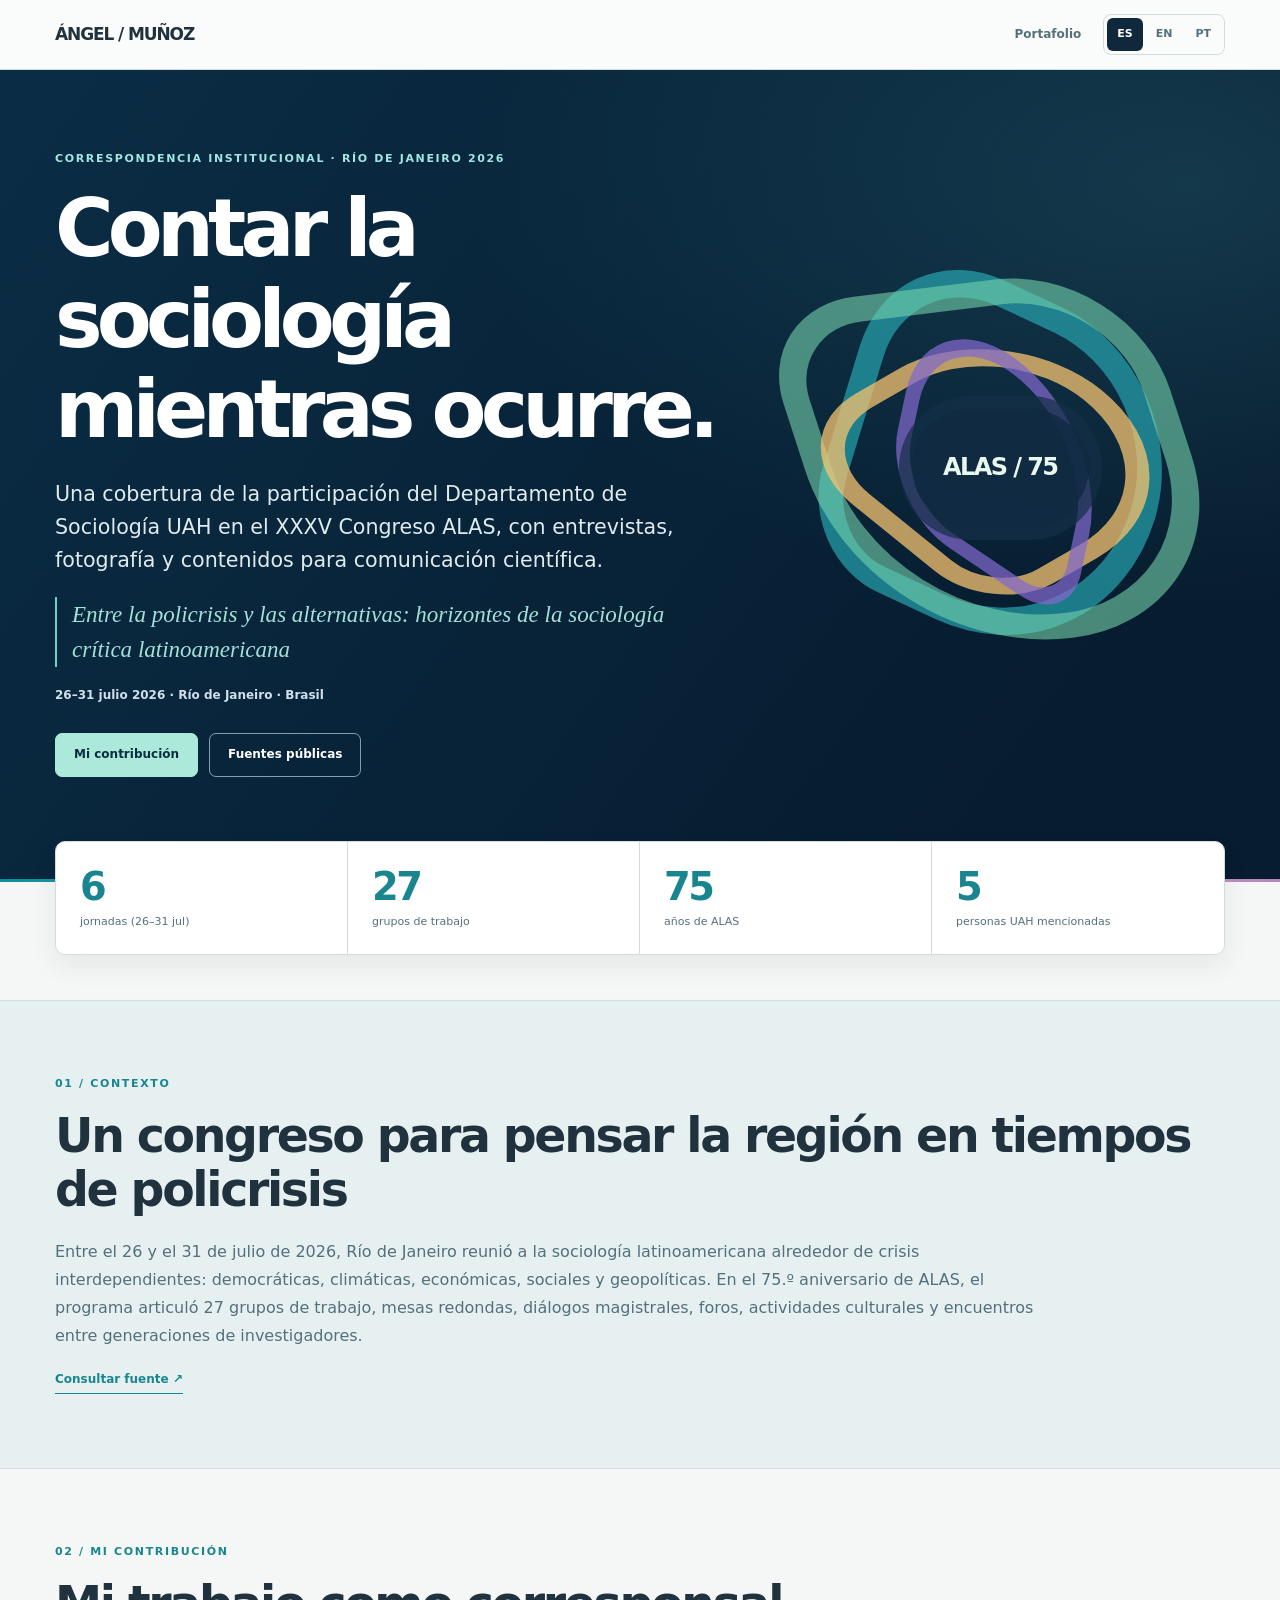
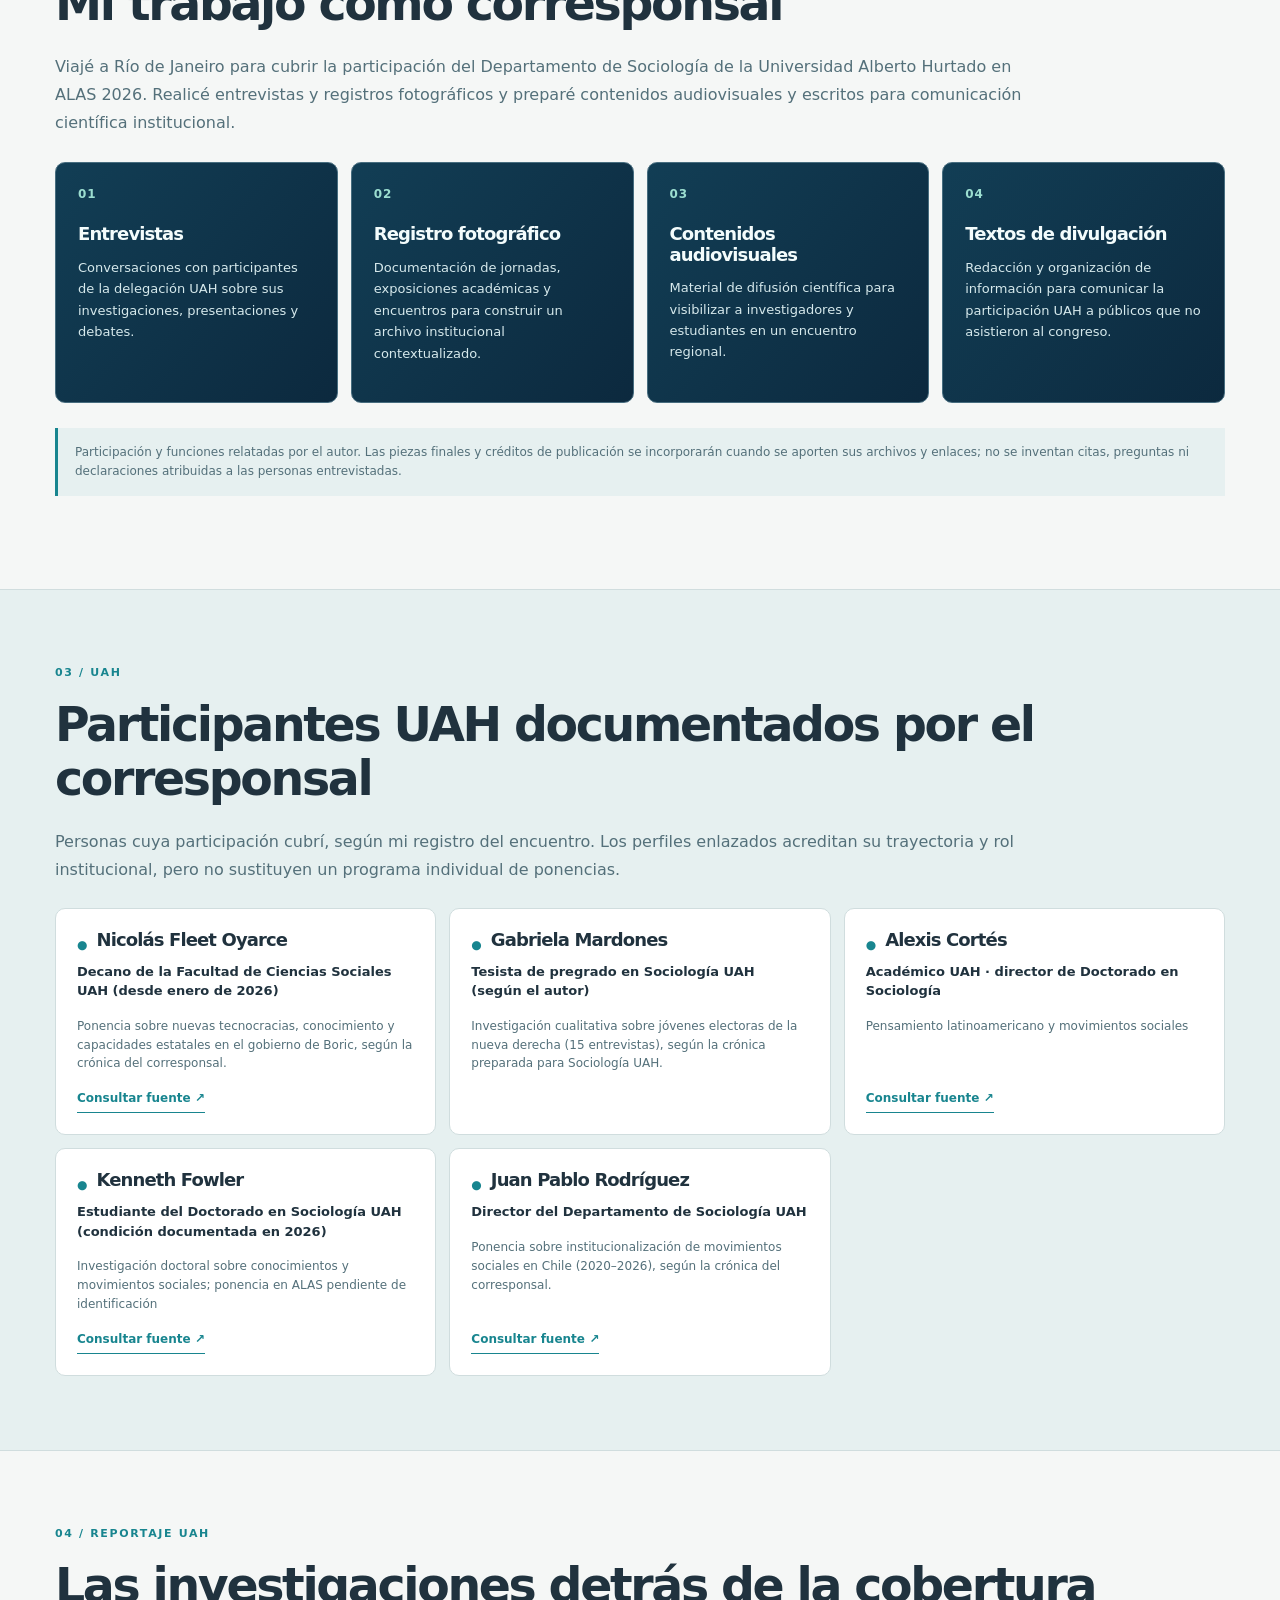
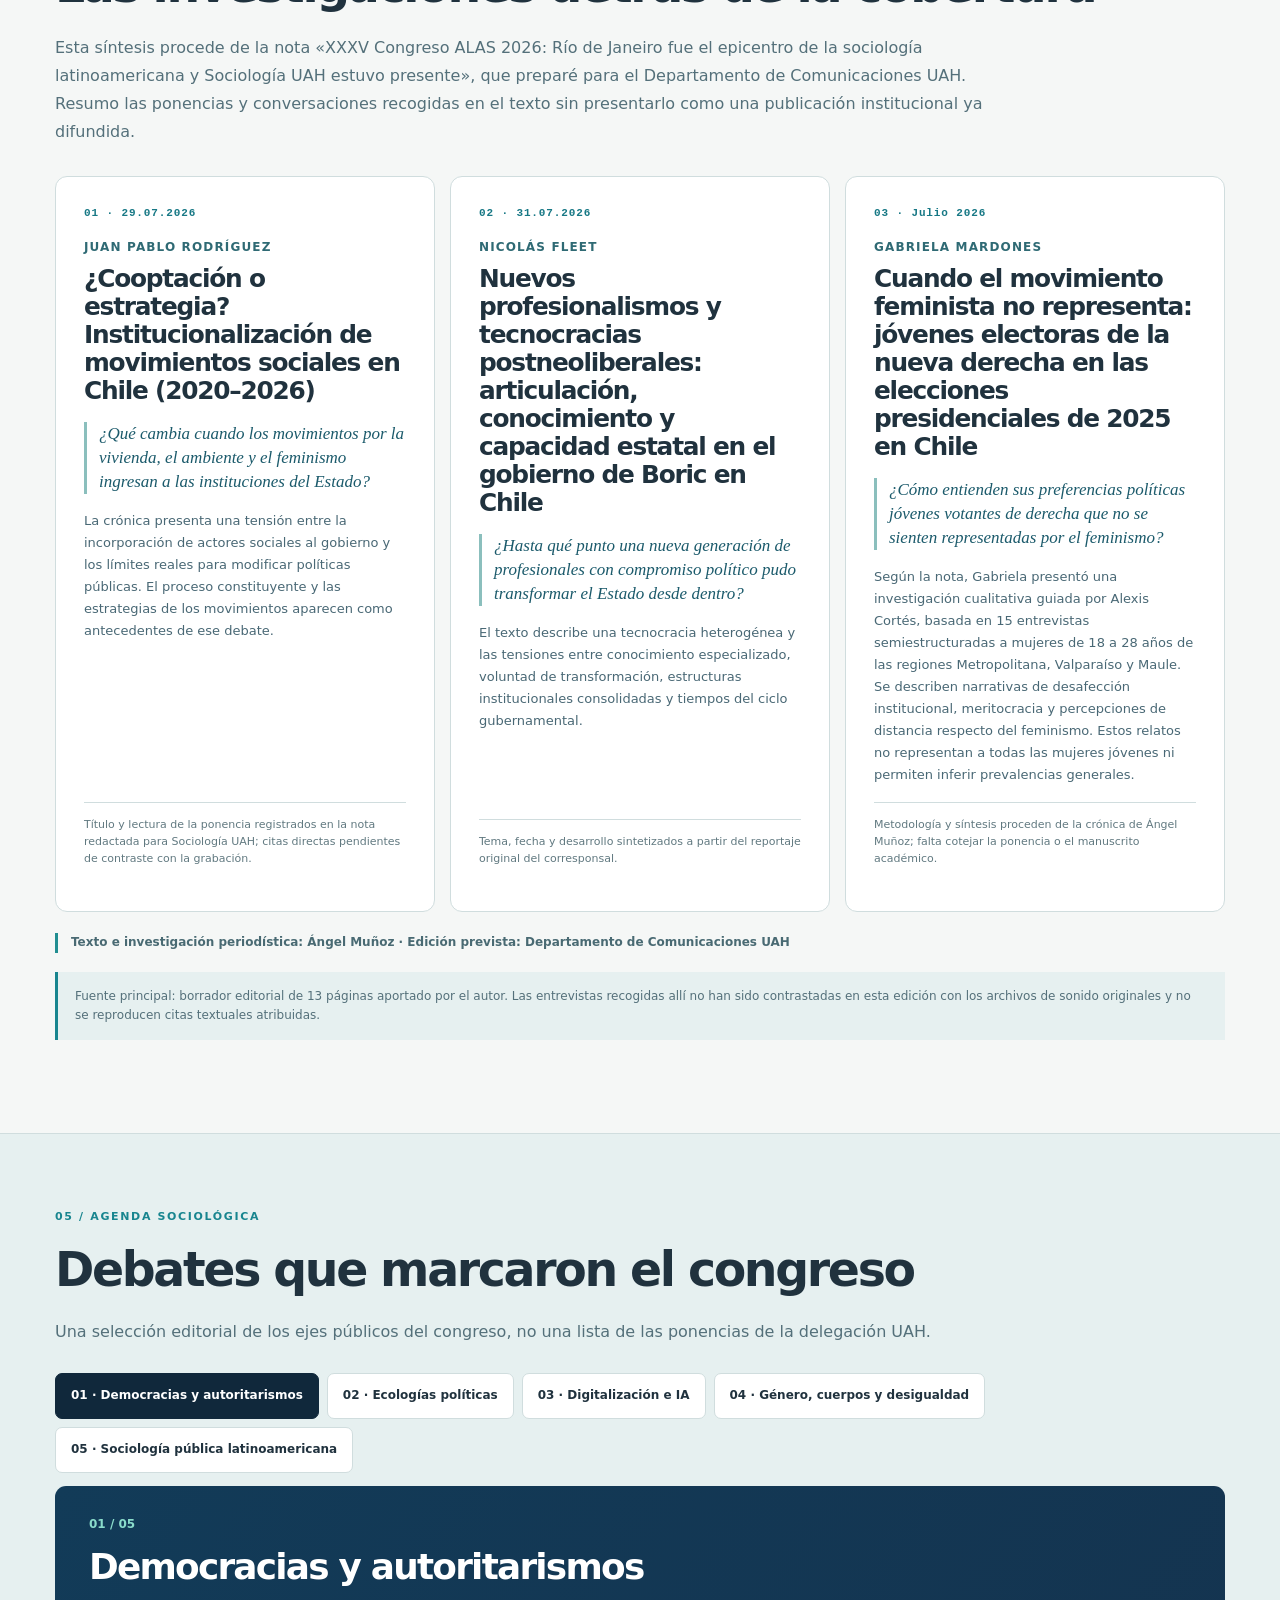
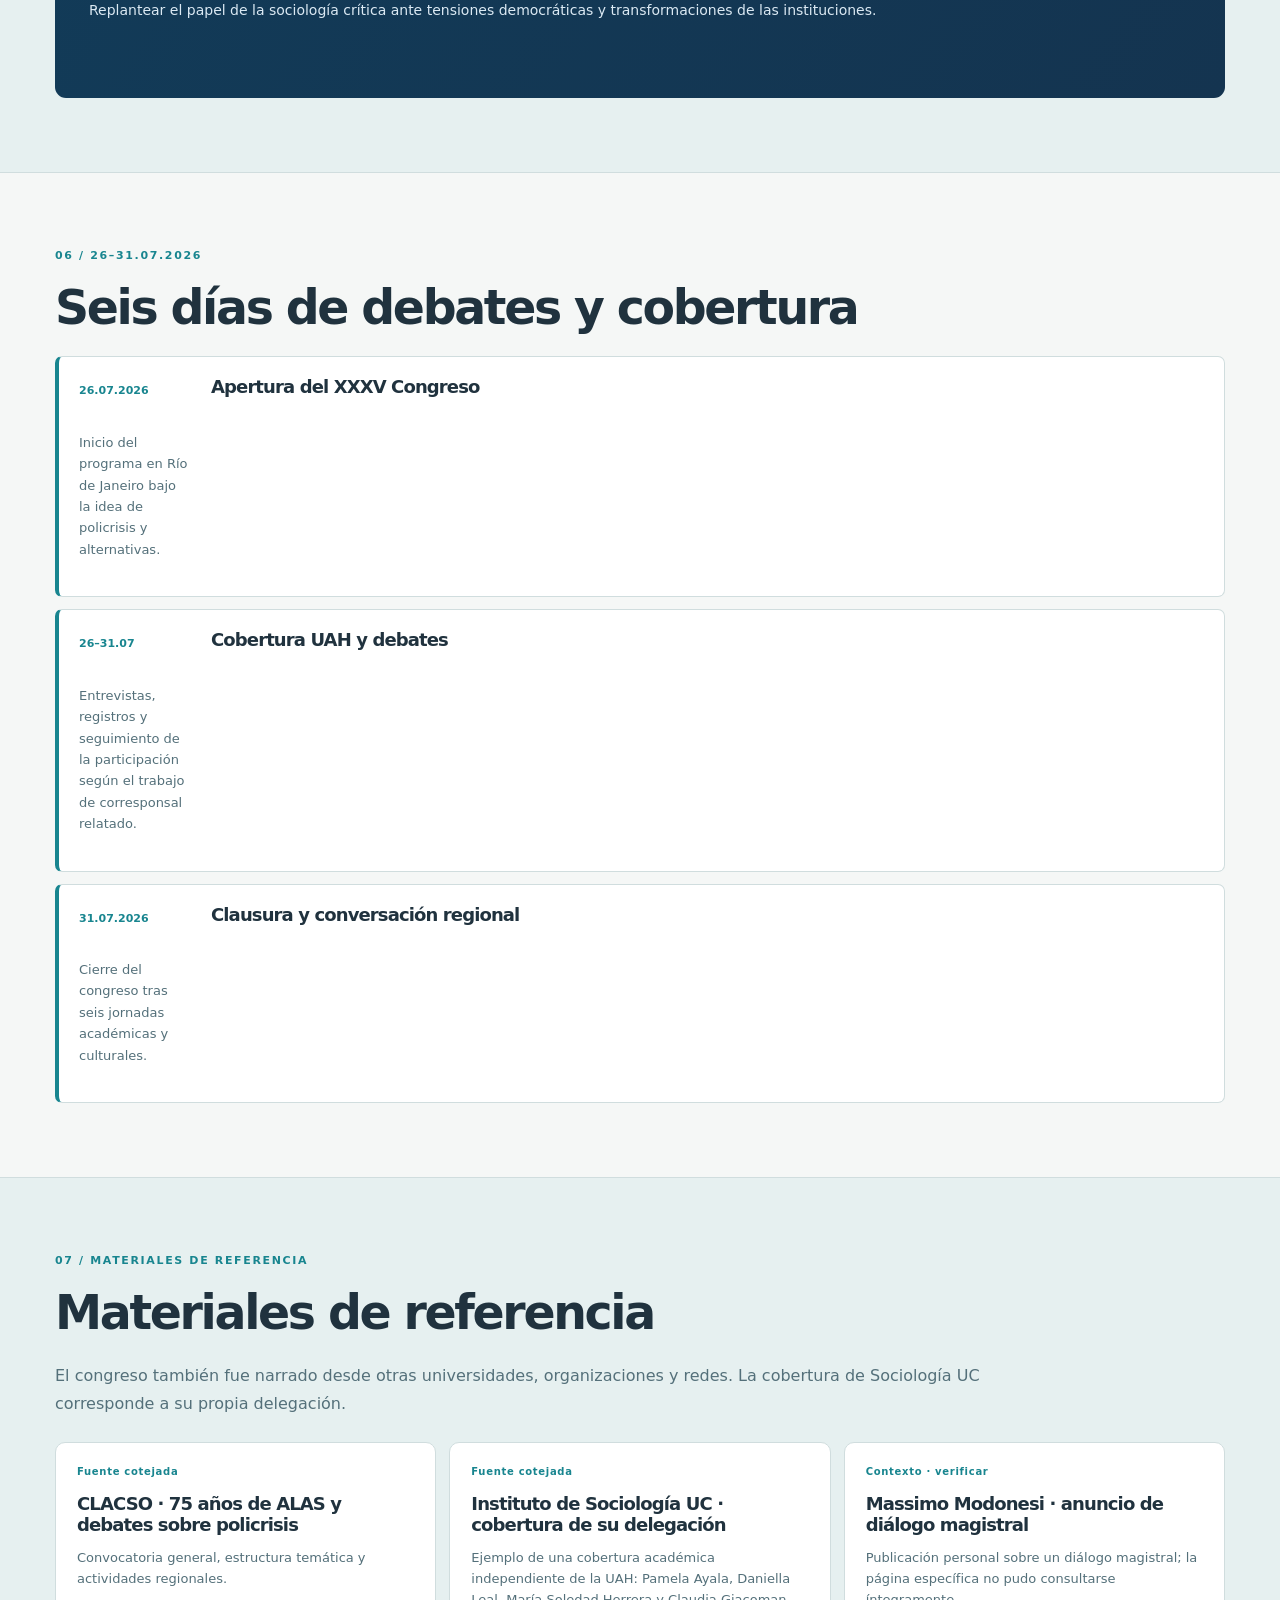
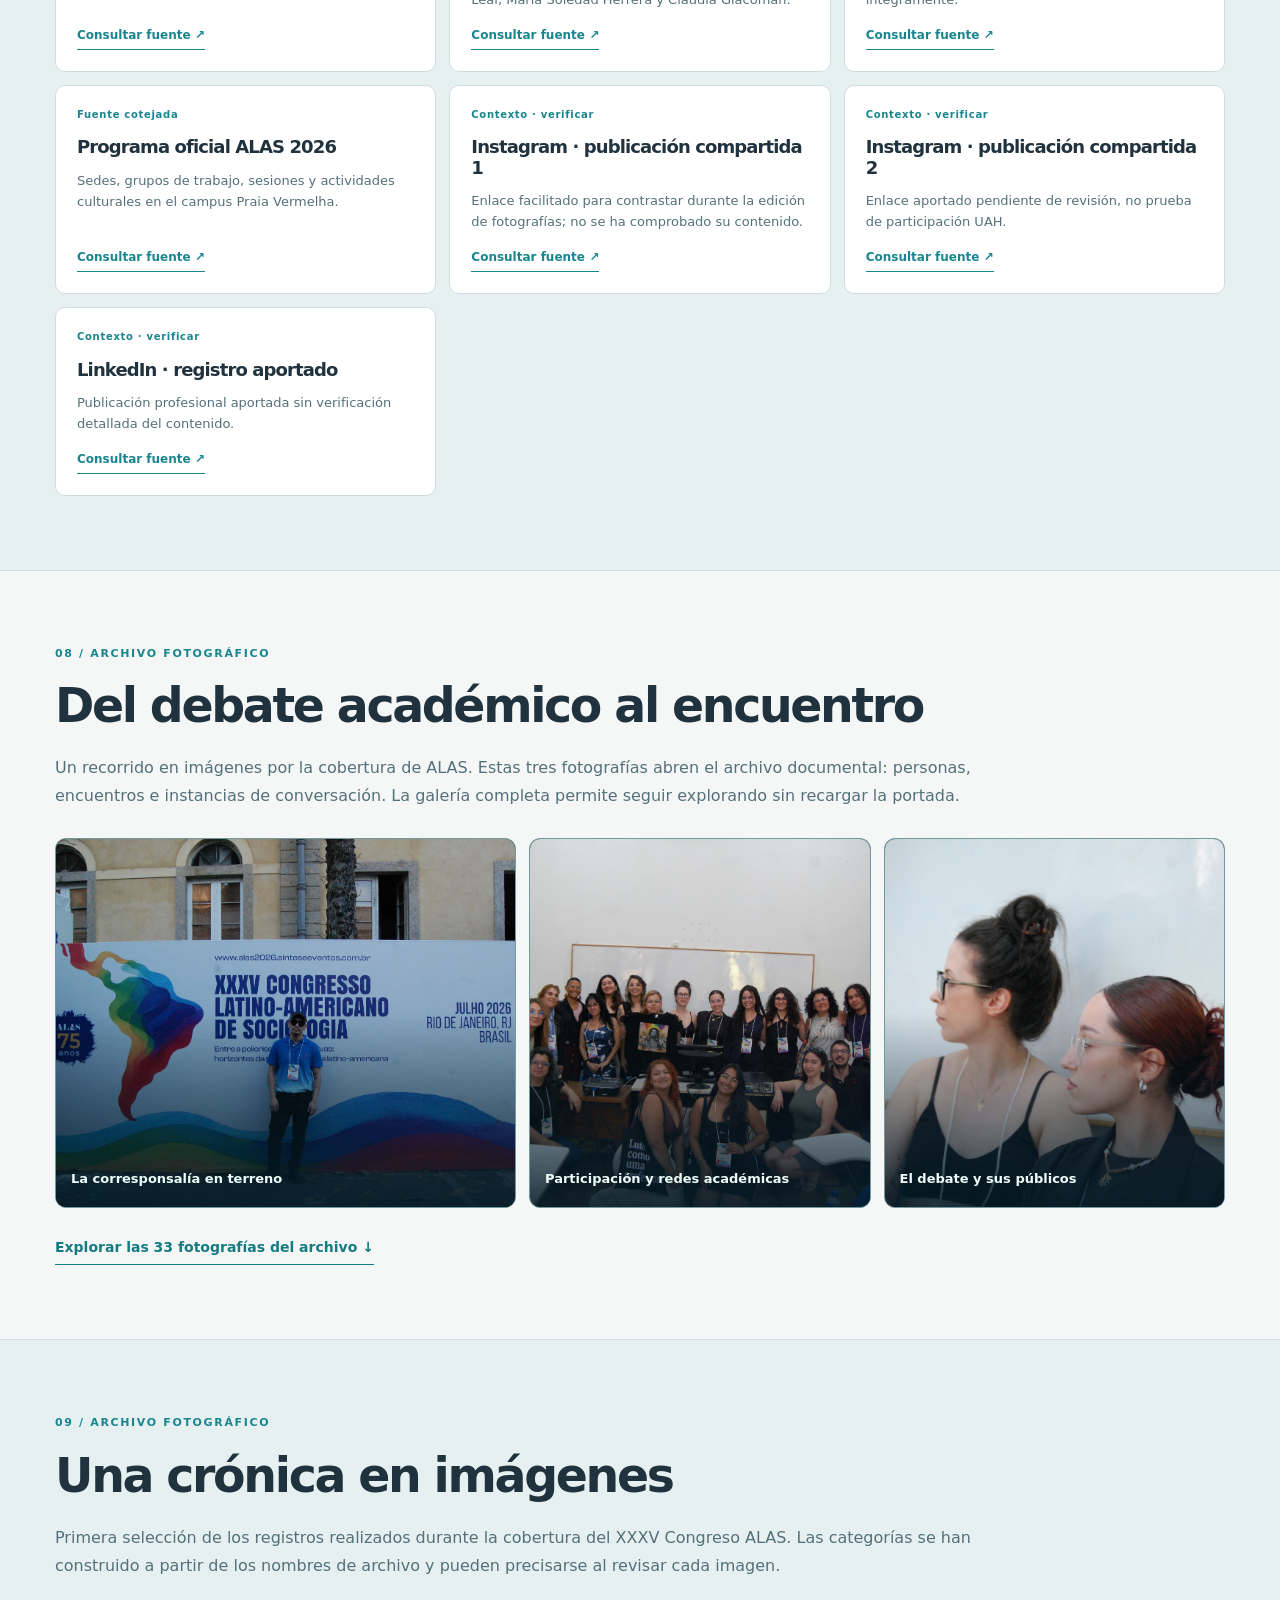
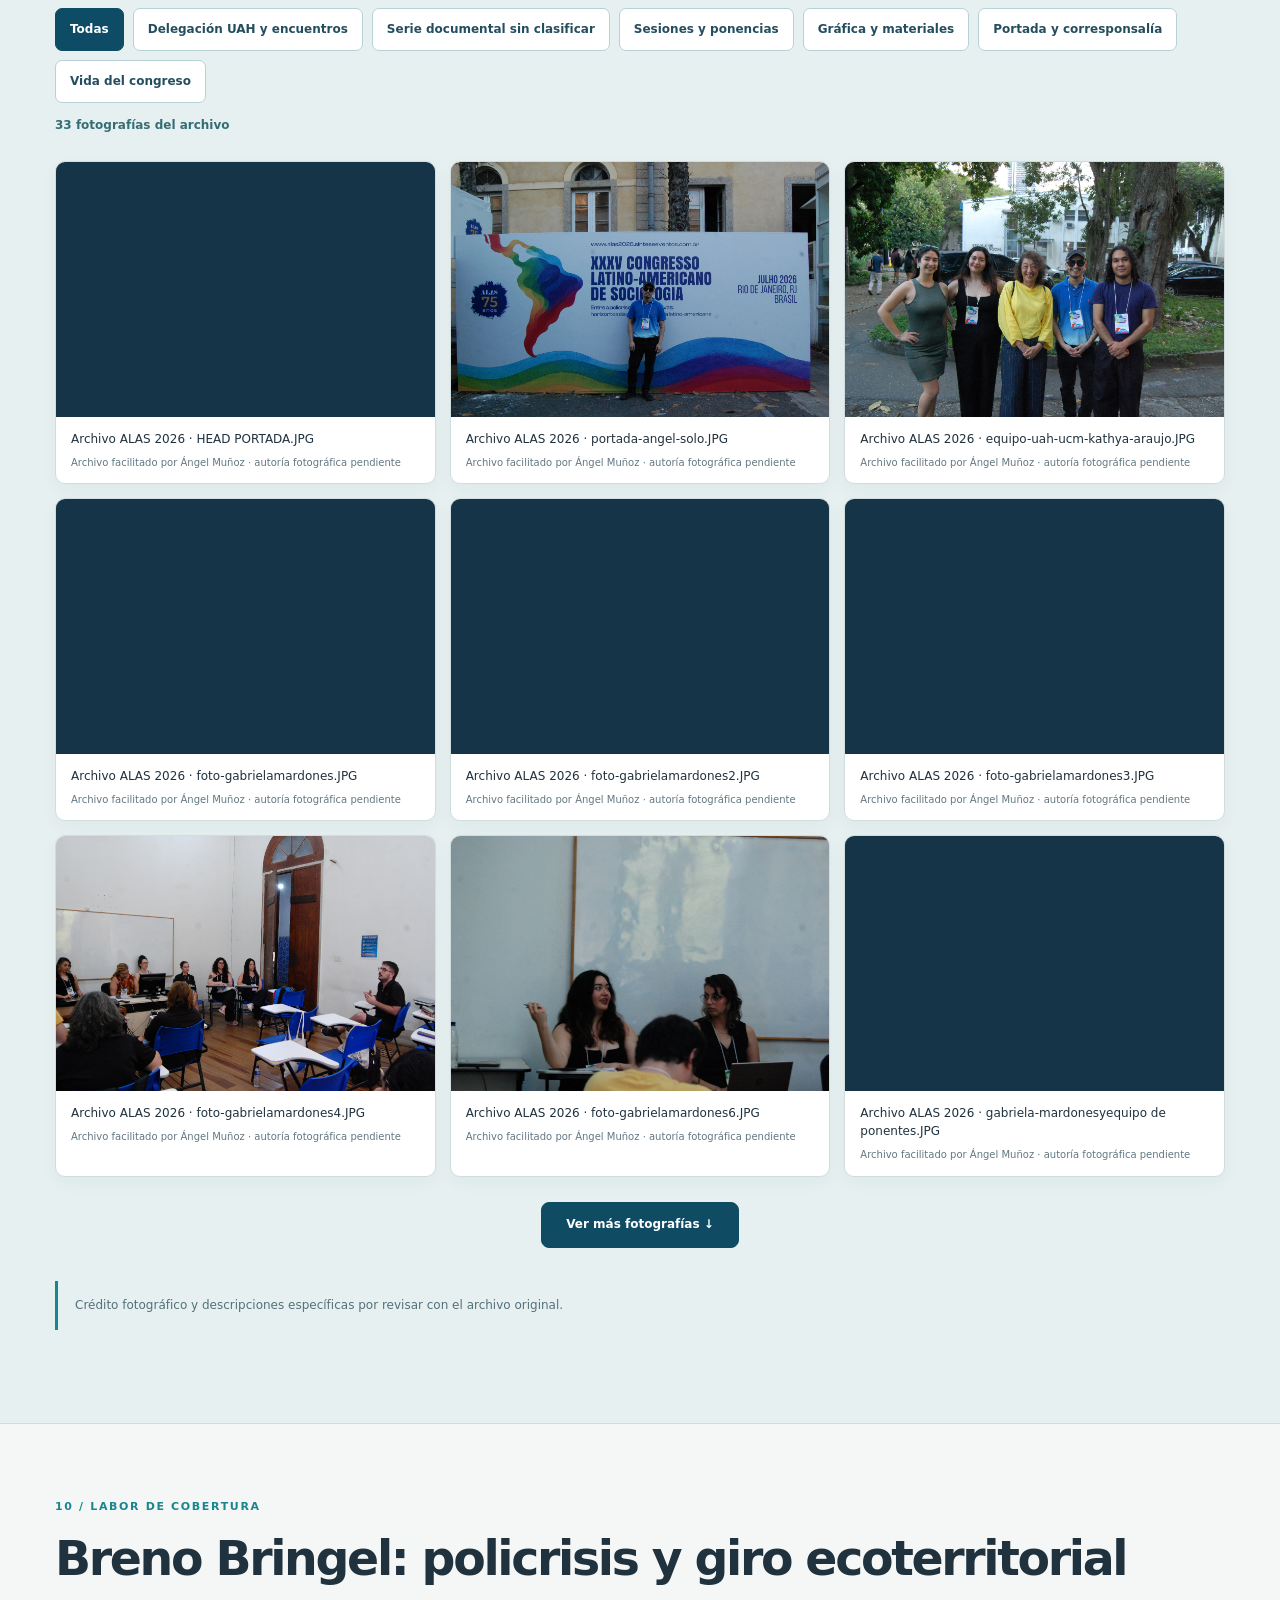
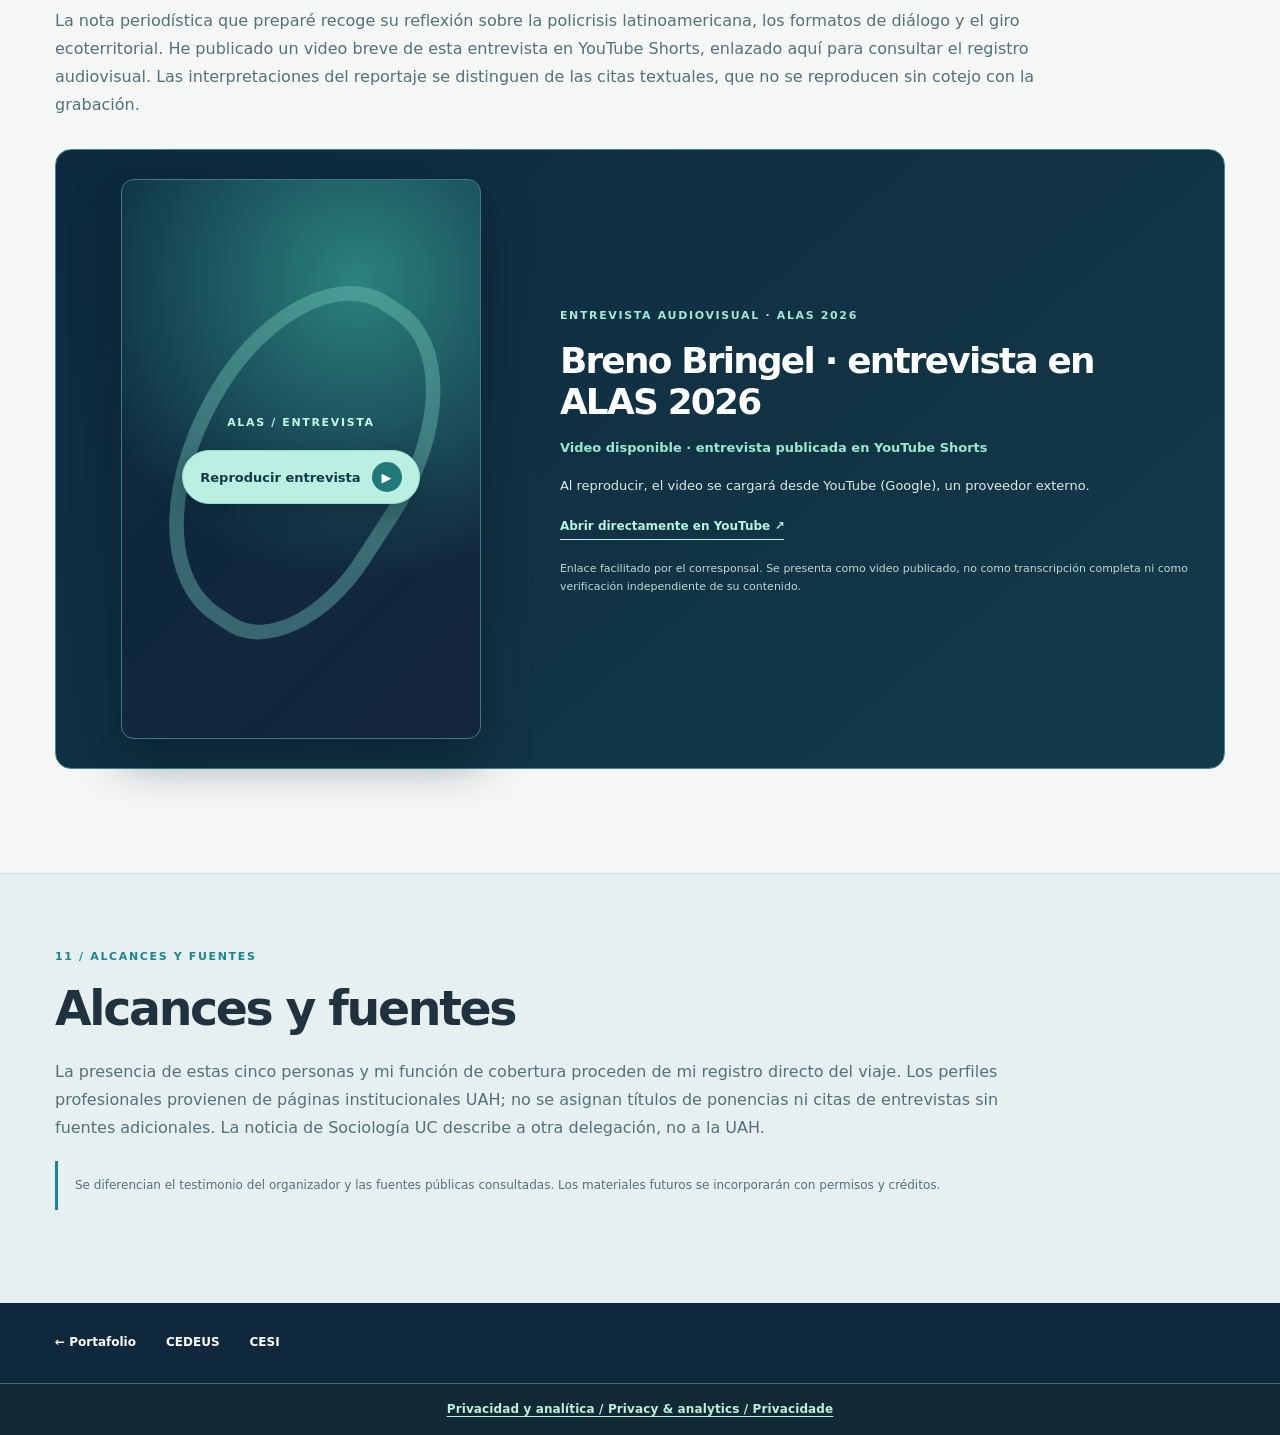
<file: alas/index.html>
<!doctype html>
<html lang="es"><head>
<meta charset="utf-8"><meta name="viewport" content="width=device-width, initial-scale=1">
<meta name="theme-color" content="#10283b">
<meta name="description" content="Cobertura institucional del XXXV Congreso Latinoamericano de Sociología ALAS 2026 en Río de Janeiro. Entrevistas, registros fotográficos y participación del Departamento de Sociología UAH.">
<meta property="og:type" content="article">
<meta property="og:title" content="ALAS 2026 · Corresponsalía institucional · Ángel Muñoz">
<meta property="og:description" content="Cobertura institucional del XXXV Congreso Latinoamericano de Sociología ALAS 2026 en Río de Janeiro. Entrevistas, registros fotográficos y participación del Departamento de Sociología UAH.">
<link rel="canonical" href="https://nglmnz.github.io/portafolio/alas/">
<link rel="stylesheet" href="../assets/experiencias.css">
<script src="../assets/experiencias.js" defer></script>
<title>ALAS 2026 · Corresponsalía institucional · Ángel Muñoz</title>
<link rel="stylesheet" href="../assets/privacy.css">
</head><body data-case="alas">
<div id="case-app"><main style="margin:12vh auto;max-width:950px;padding:25px"><h1>ALAS 2026 · Corresponsalía institucional · Ángel Muñoz</h1><p>Cargando archivo editorial / Loading case study / Carregando arquivo…</p></main></div>
<noscript><main style="max-width:800px;margin:8vh auto;padding:26px"><h1>ALAS 2026 · Corresponsalía institucional · Ángel Muñoz</h1><p>Cobertura institucional del XXXV Congreso Latinoamericano de Sociología ALAS 2026 en Río de Janeiro. Entrevistas, registros fotográficos y participación del Departamento de Sociología UAH.</p><p>Para explorar secciones, archivos y traducciones es necesario activar JavaScript.</p><a href="../">Volver al portafolio</a></main></noscript>
<div class="portfolio-privacy-footer"><a href="../privacidad/">Privacidad y analítica / Privacy &amp; analytics / Privacidade</a></div>
<script src="../assets/analytics-config.js" defer></script>
<script src="../assets/analytics.js" defer></script>
</body></html>
</file>
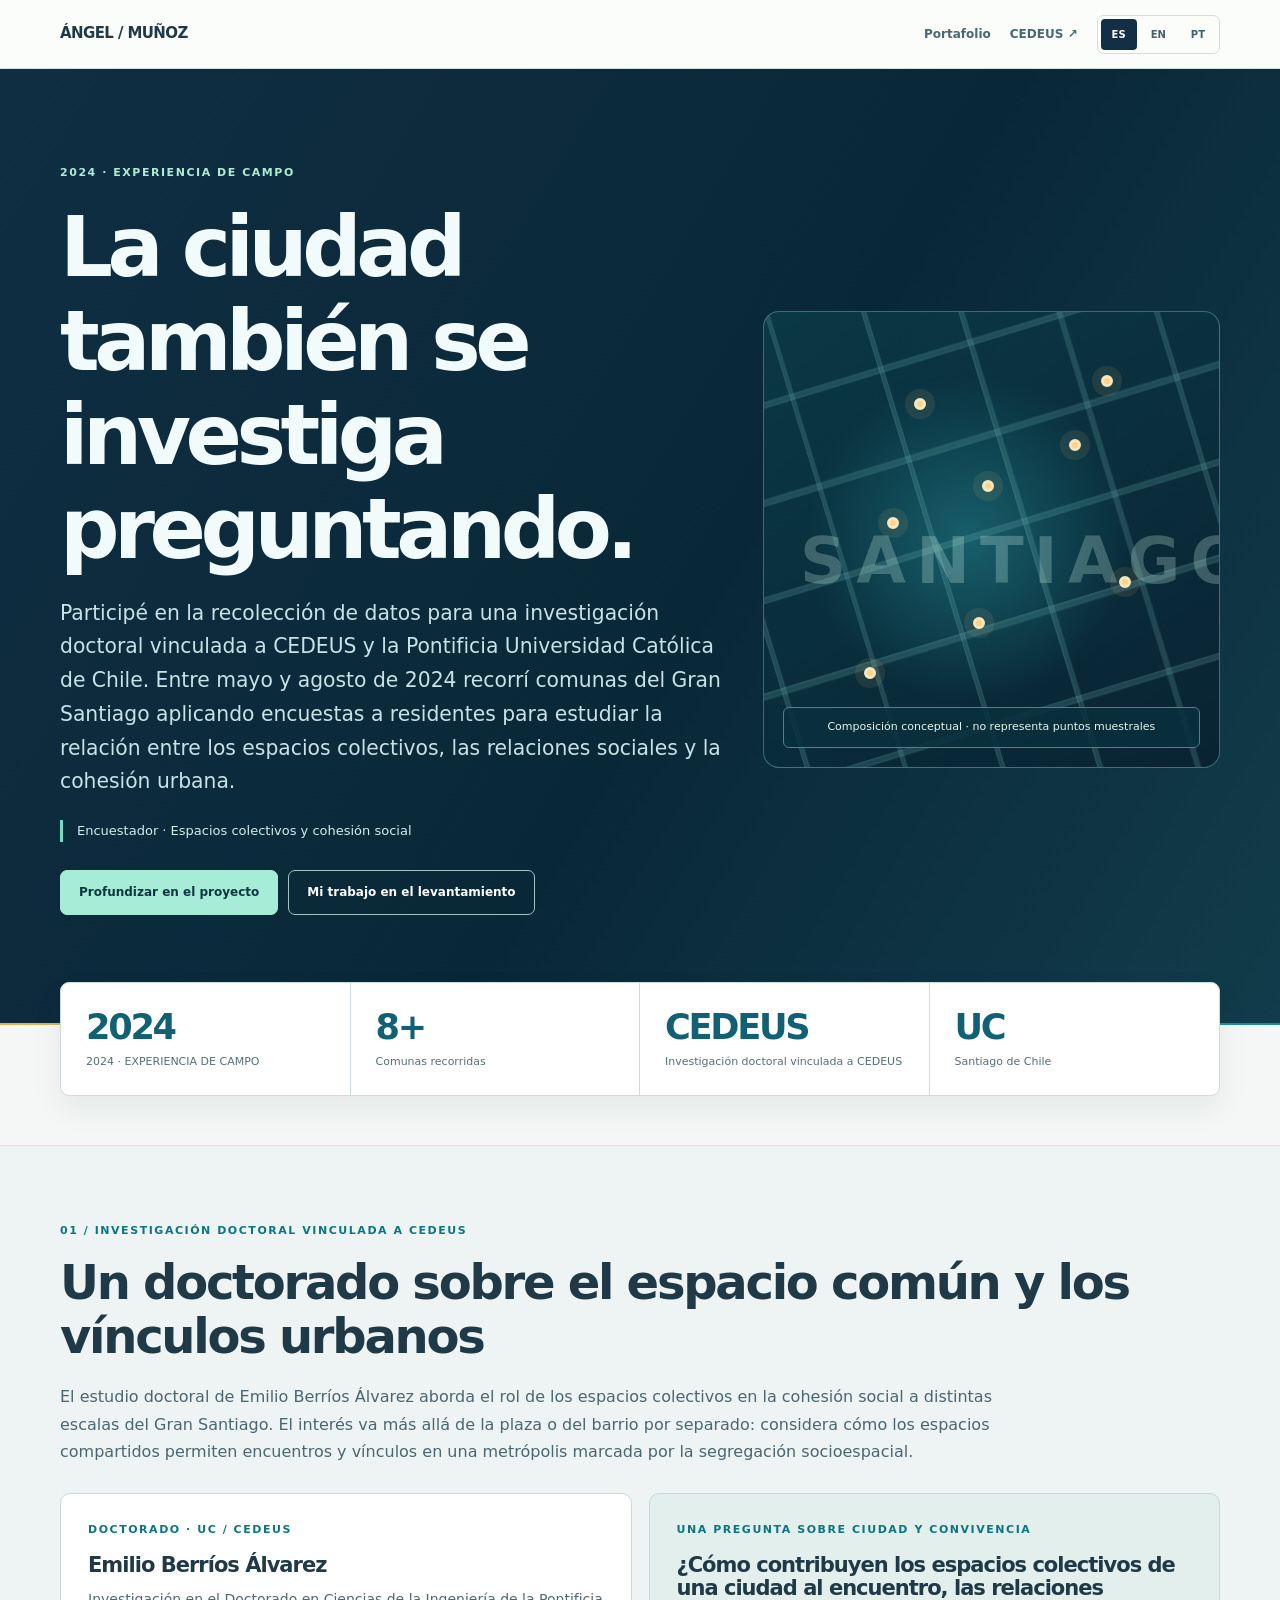
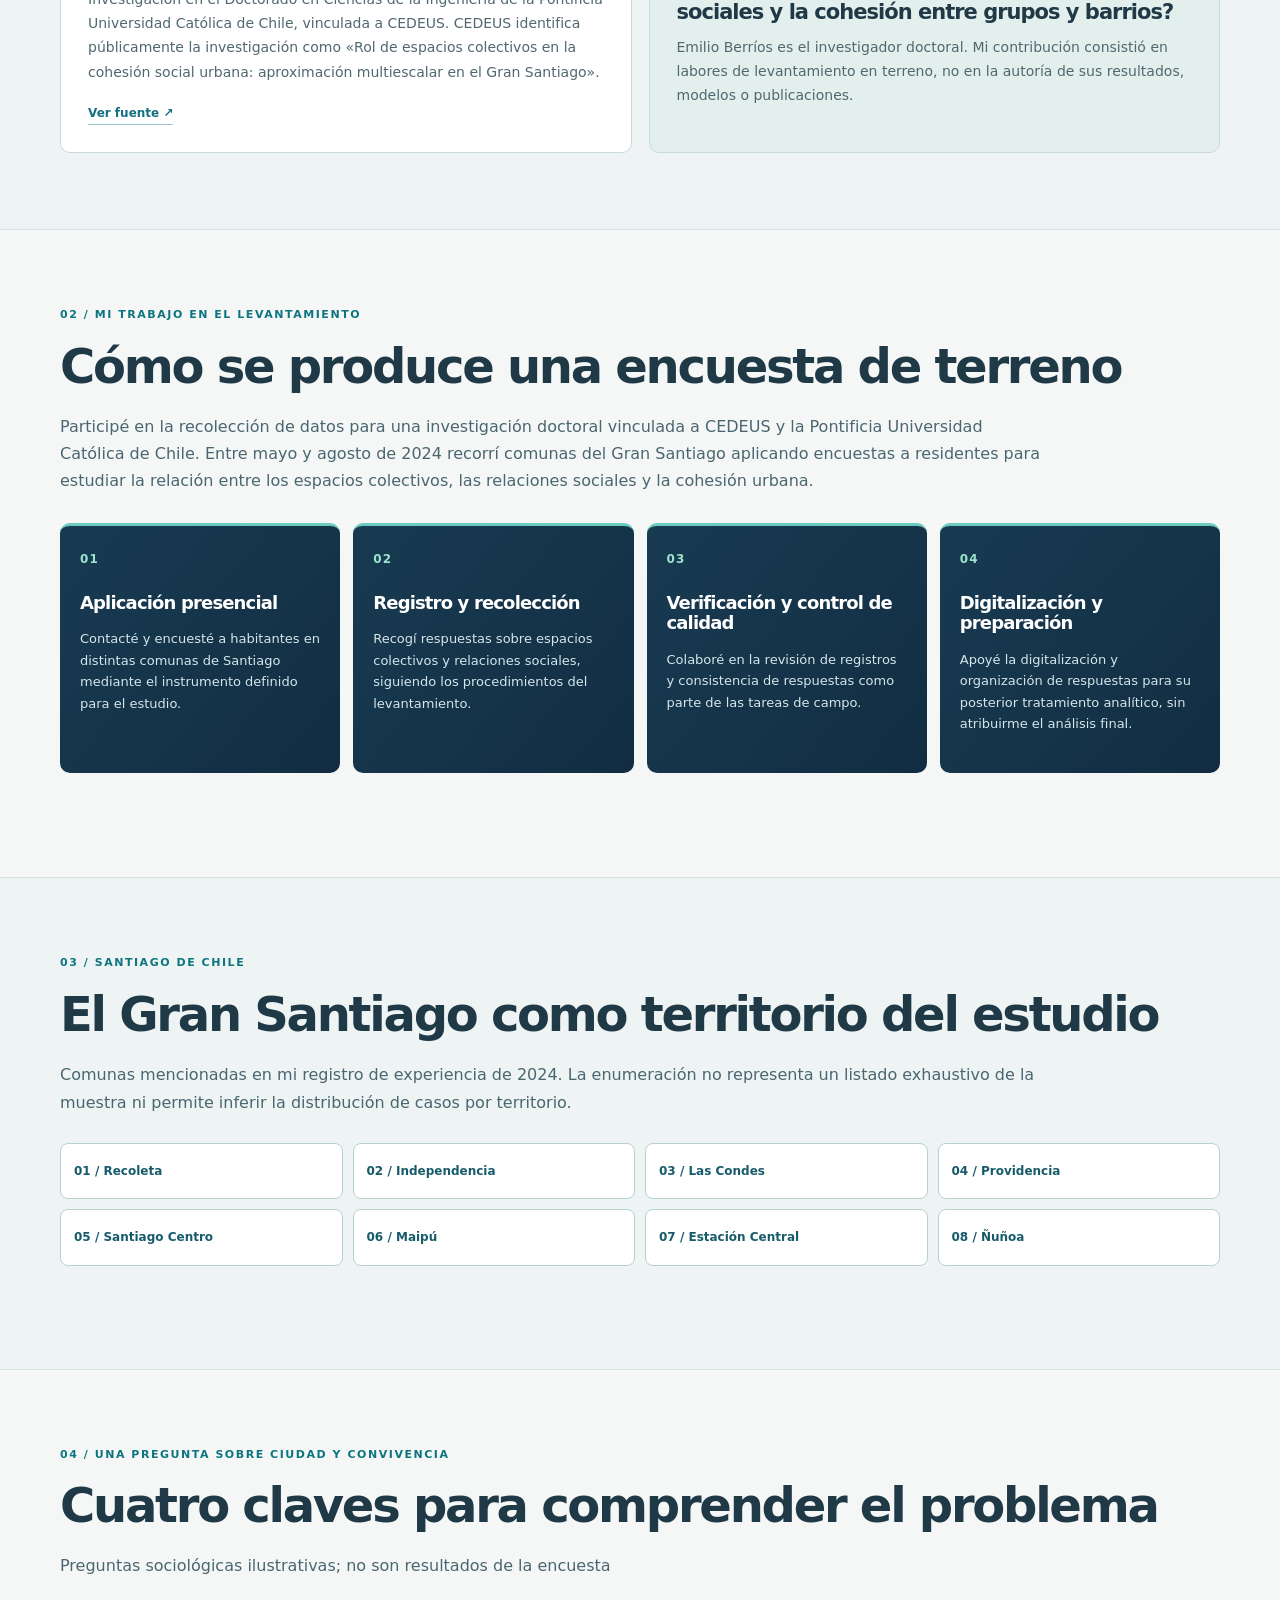
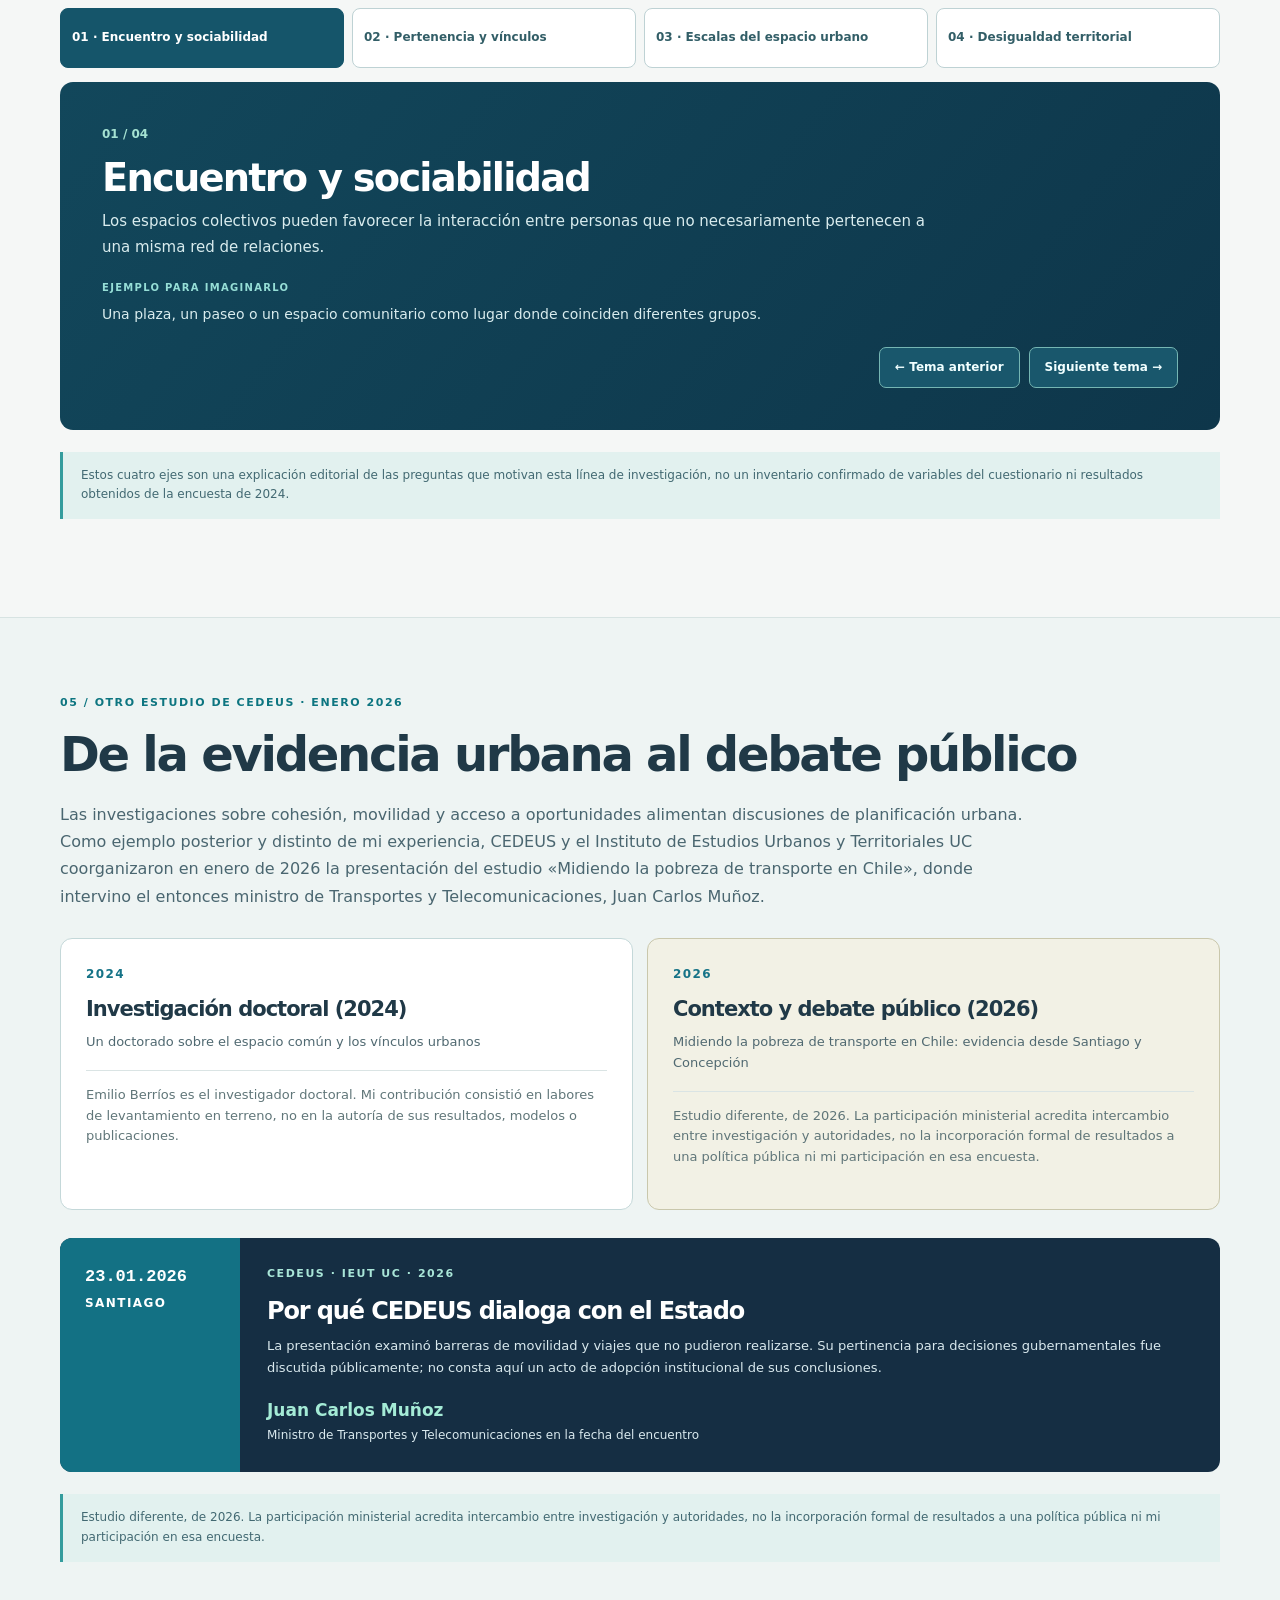
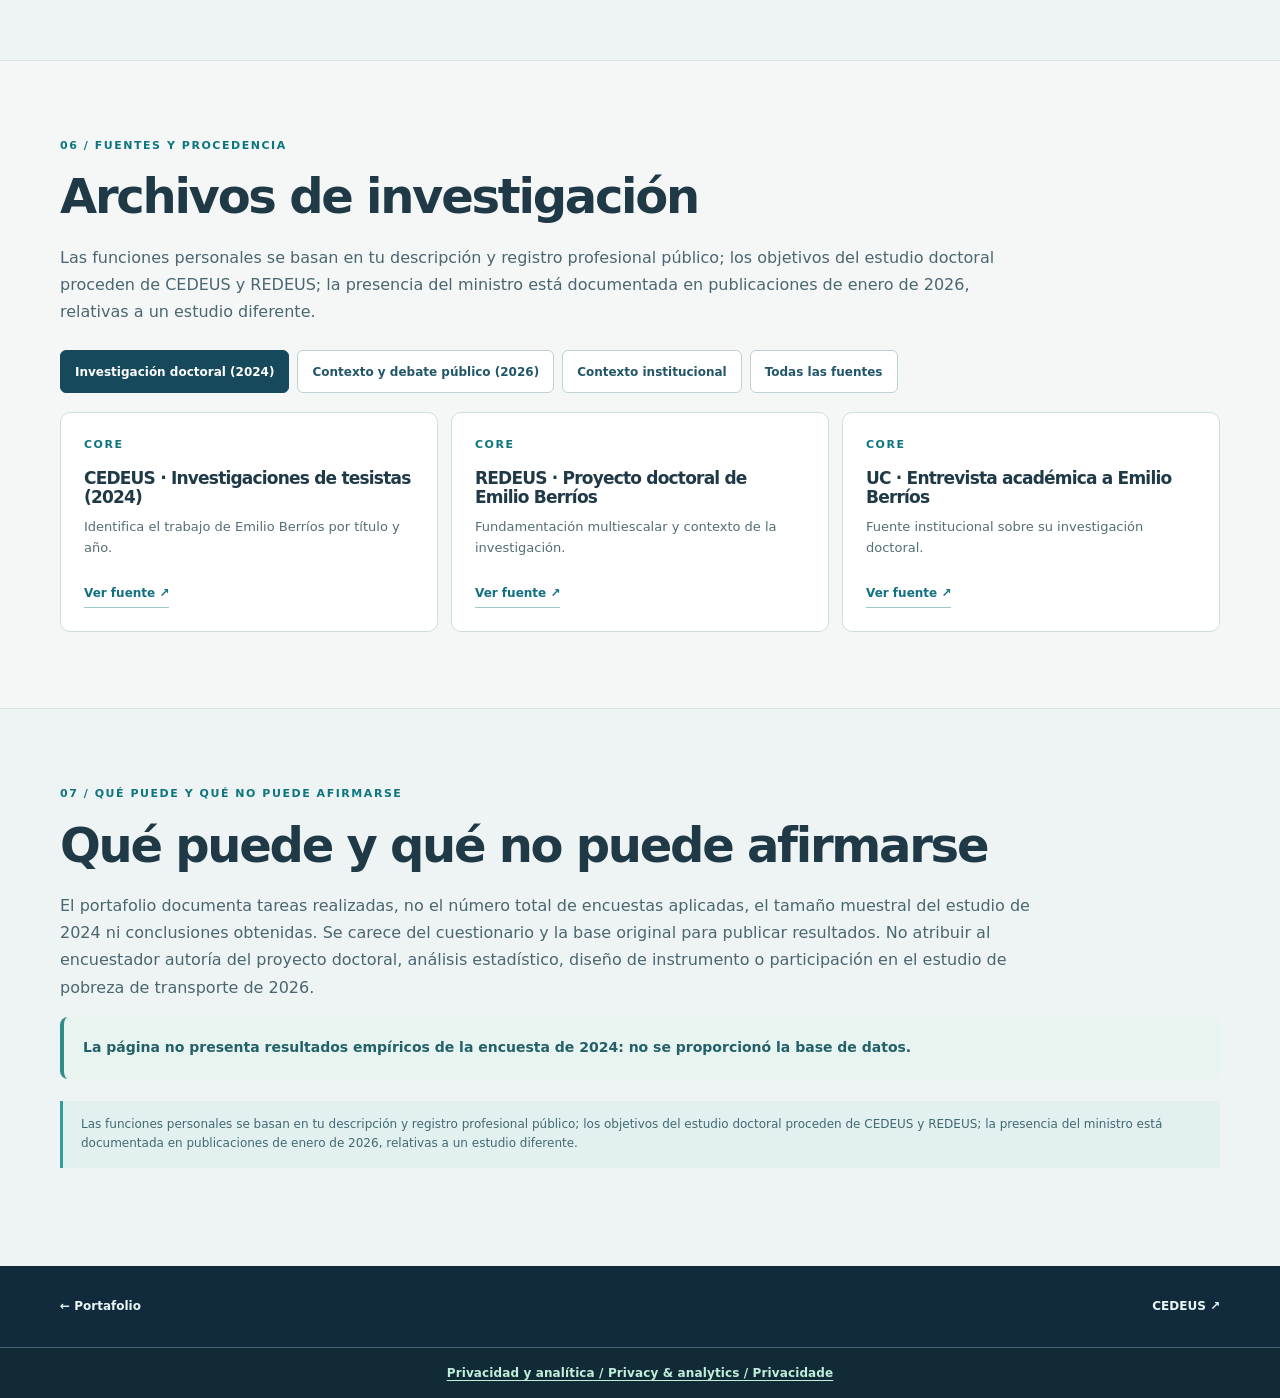
<file: cedeus/index.html>
<!doctype html>
<html lang="es"><head>
<meta charset="utf-8"><meta name="viewport" content="width=device-width, initial-scale=1">
<meta name="theme-color" content="#12354a">
<meta name="description" content="Encuestador CEDEUS y Pontificia Universidad Católica de Chile, 2024. Levantamiento presencial sobre espacios colectivos y cohesión social en el Gran Santiago, vinculado a investigación doctoral de Emilio Berríos.">
<meta property="og:title" content="Espacios colectivos y cohesión urbana · CEDEUS 2024">
<meta property="og:description" content="De la aplicación de encuestas en terreno a comprender la investigación sobre cohesión social urbana. Caso profesional de Ángel Muñoz.">
<meta property="og:type" content="article">
<link rel="canonical" href="https://nglmnz.github.io/portafolio/cedeus/">
<link rel="stylesheet" href="../assets/cedeus.css">
<script defer src="../assets/cedeus.js"></script>
<title>CEDEUS · Espacios colectivos y cohesión urbana · Ángel Muñoz</title>
<link rel="stylesheet" href="../assets/privacy.css">
</head><body>
<div id="cedeus-app"><main style="max-width:950px;margin:10vh auto;padding:25px"><h1>Encuestador CEDEUS · 2024</h1><p>Cargando caso de investigación urbana · Loading case study · Carregando pesquisa…</p></main></div>
<noscript><main style="max-width:800px;margin:10vh auto;padding:24px"><h1>Espacios colectivos y cohesión social</h1><p>Participación en la aplicación presencial de encuestas entre mayo y agosto de 2024, en el marco de un estudio doctoral vinculado a CEDEUS y la Pontificia Universidad Católica de Chile.</p><a href="https://www.cedeus.cl/">CEDEUS</a> · <a href="../">Portafolio</a></main></noscript>
<div class="portfolio-privacy-footer"><a href="../privacidad/">Privacidad y analítica / Privacy &amp; analytics / Privacidade</a></div>
<script src="../assets/analytics-config.js" defer></script>
<script src="../assets/analytics.js" defer></script>
</body></html>
</file>
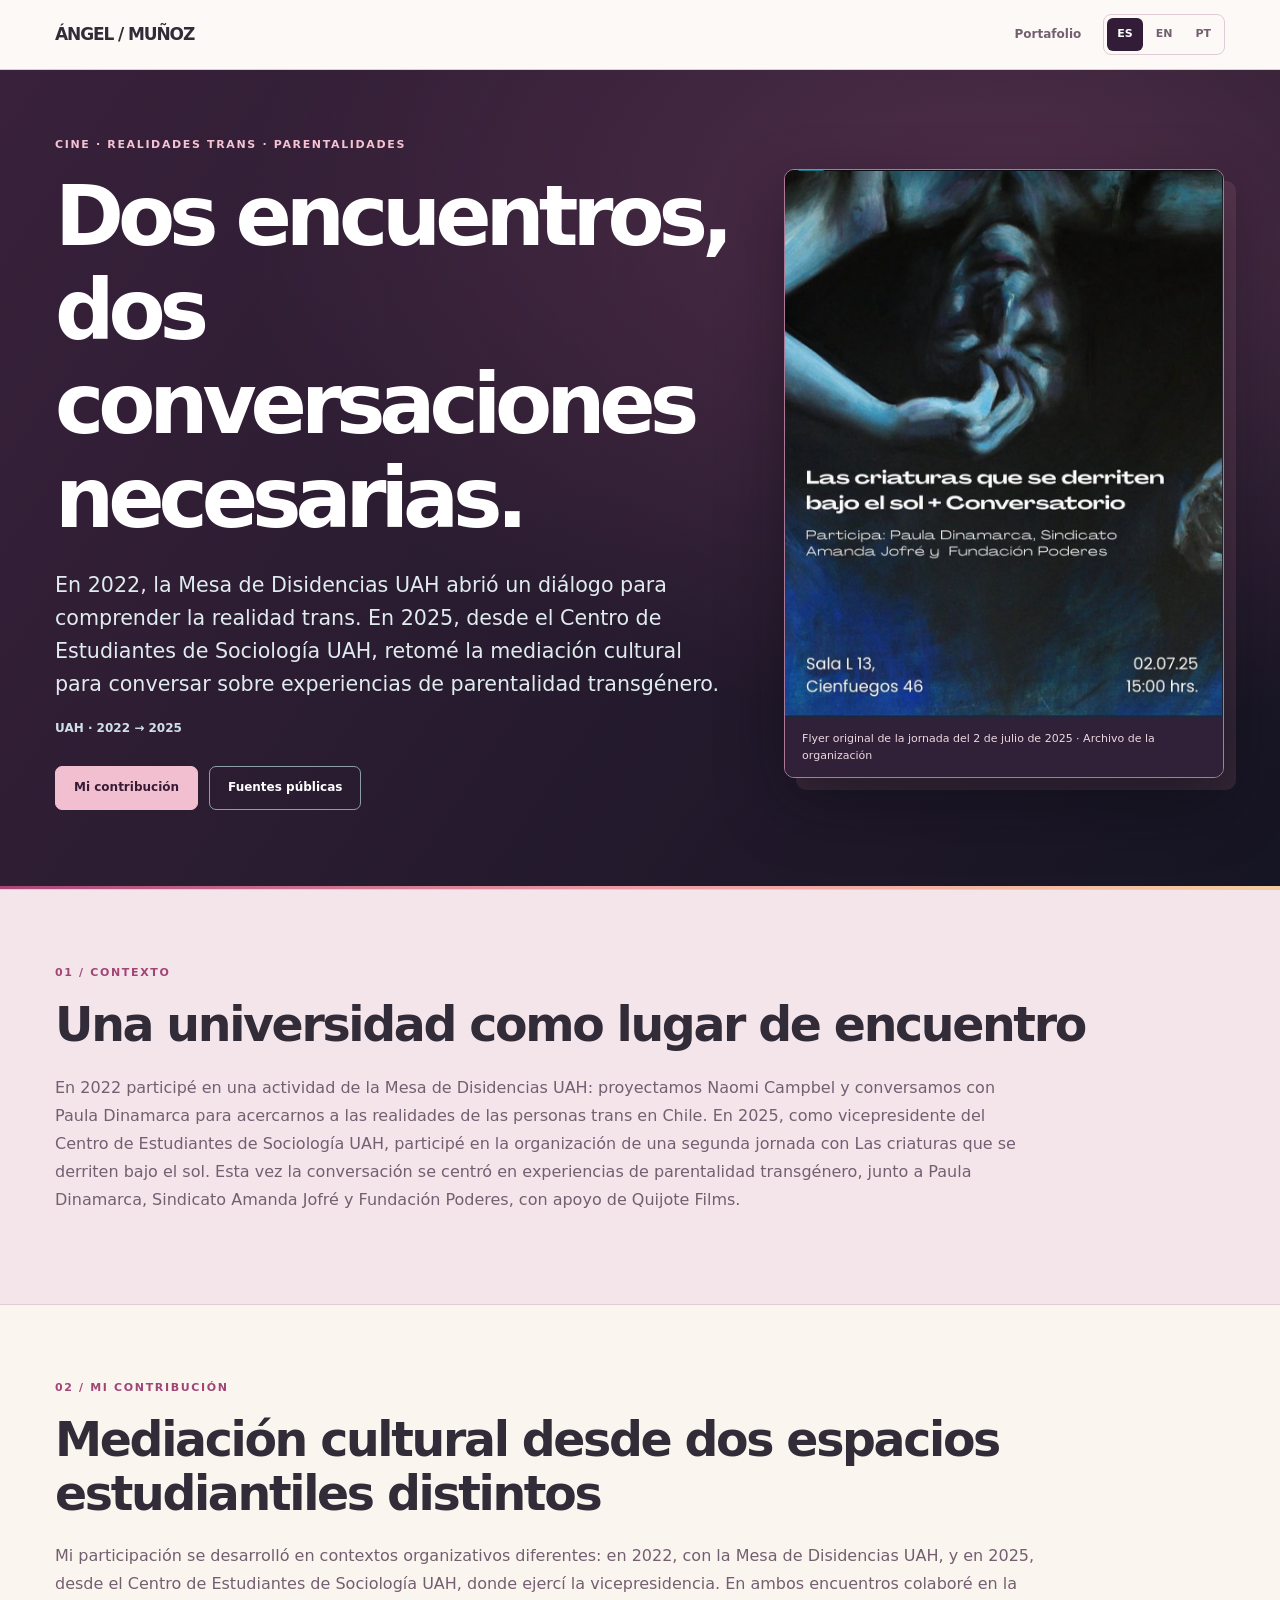
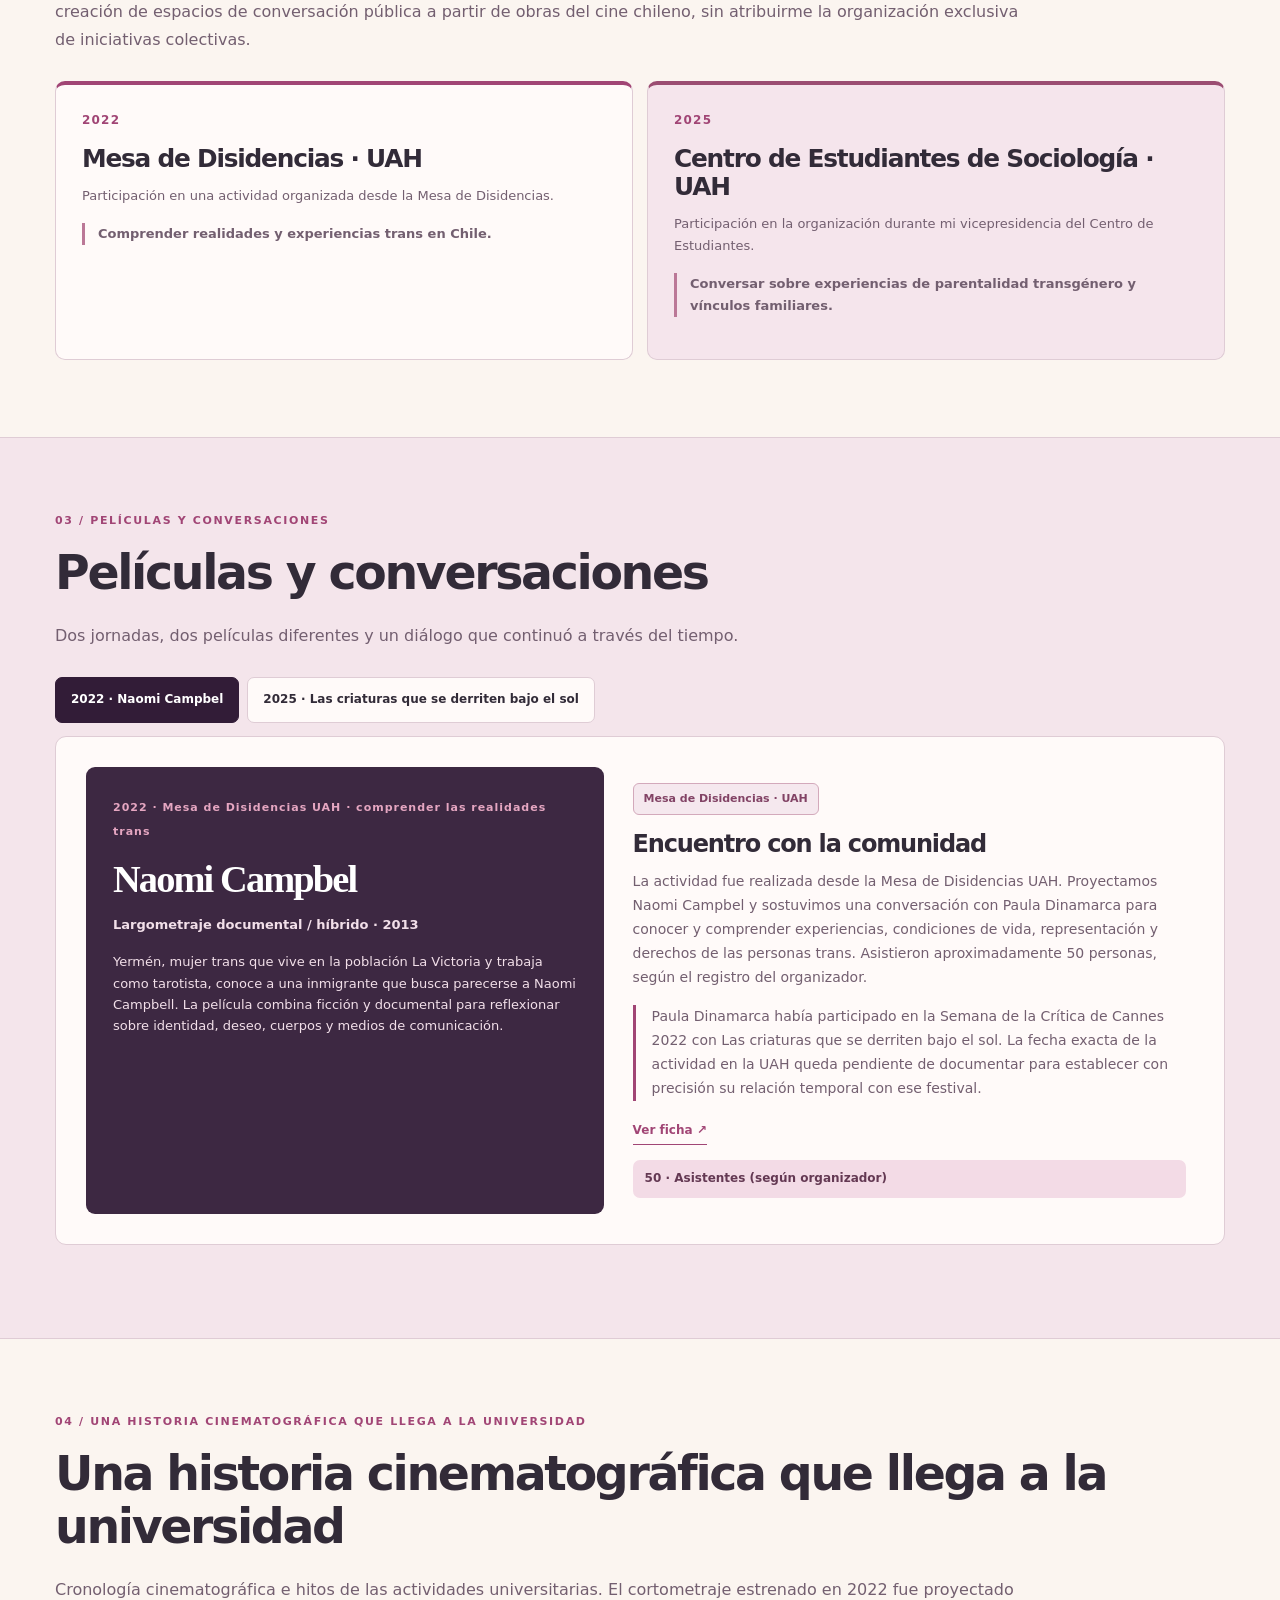
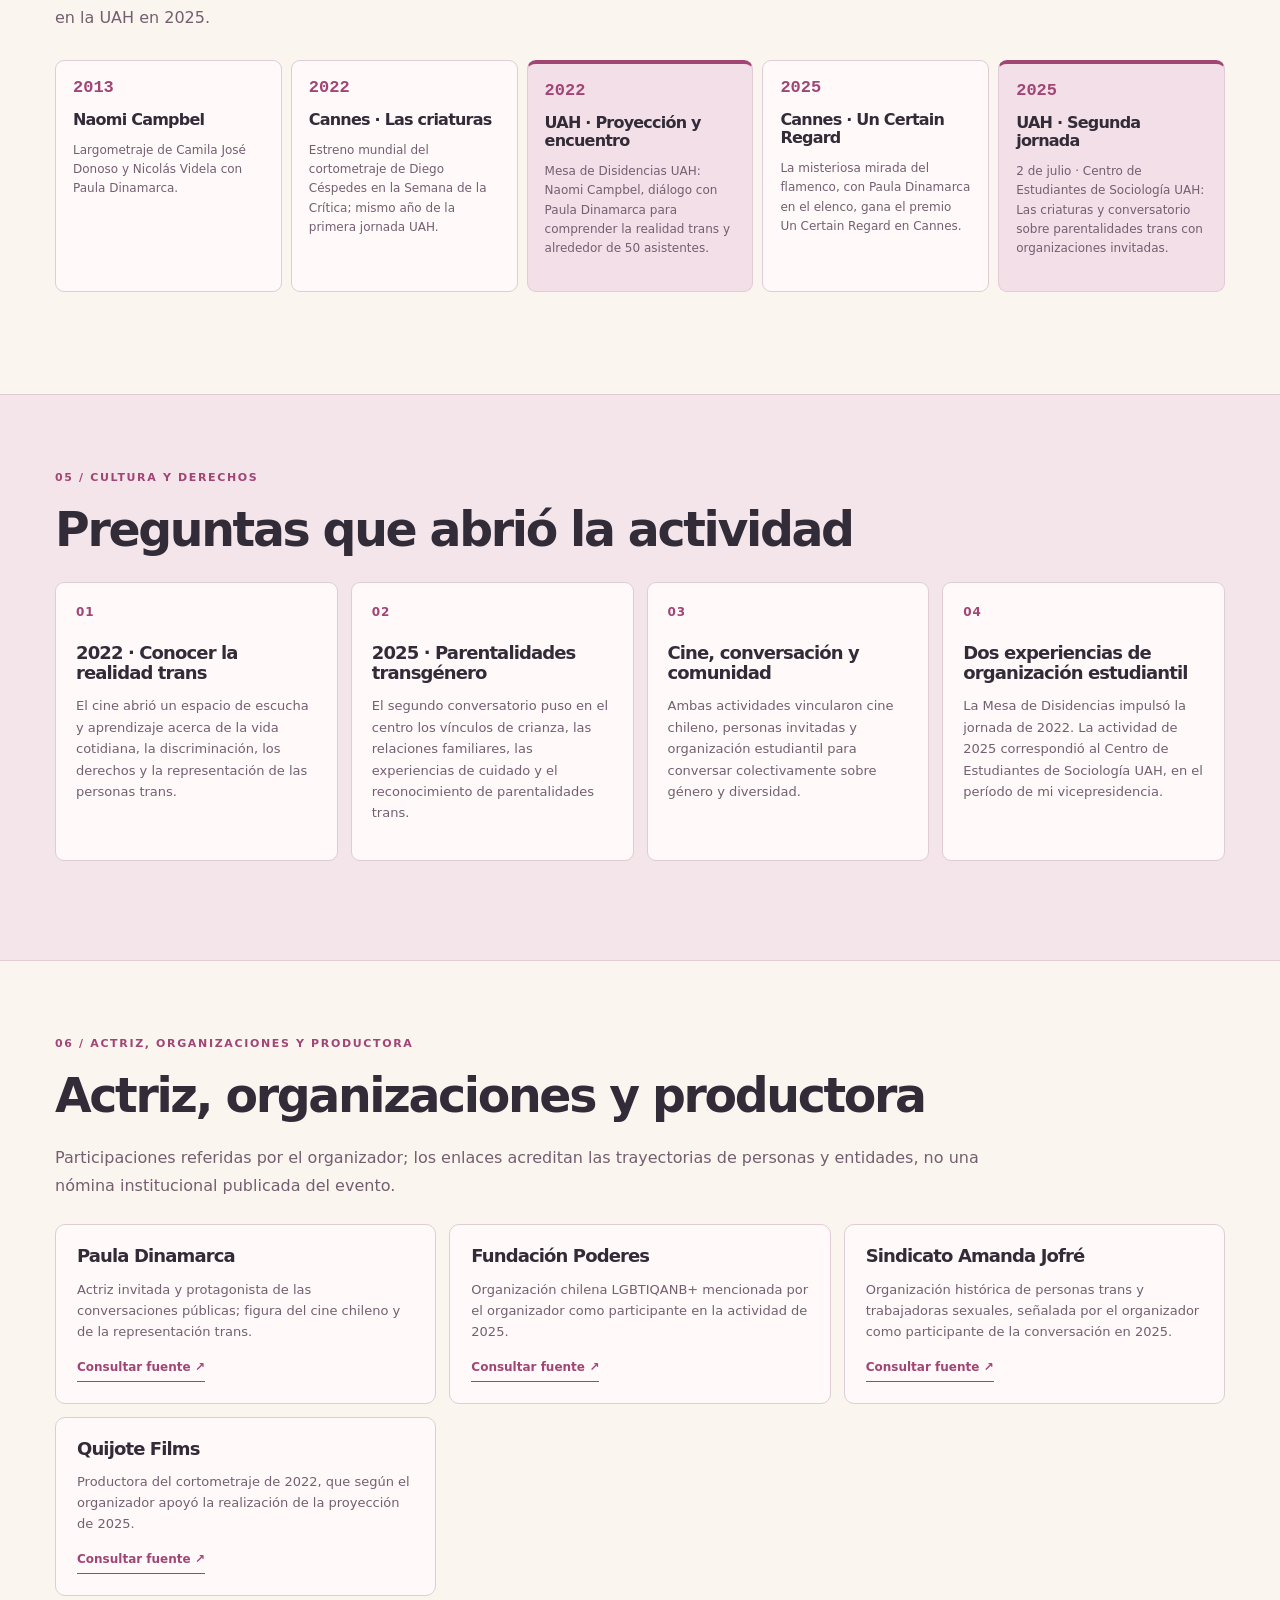
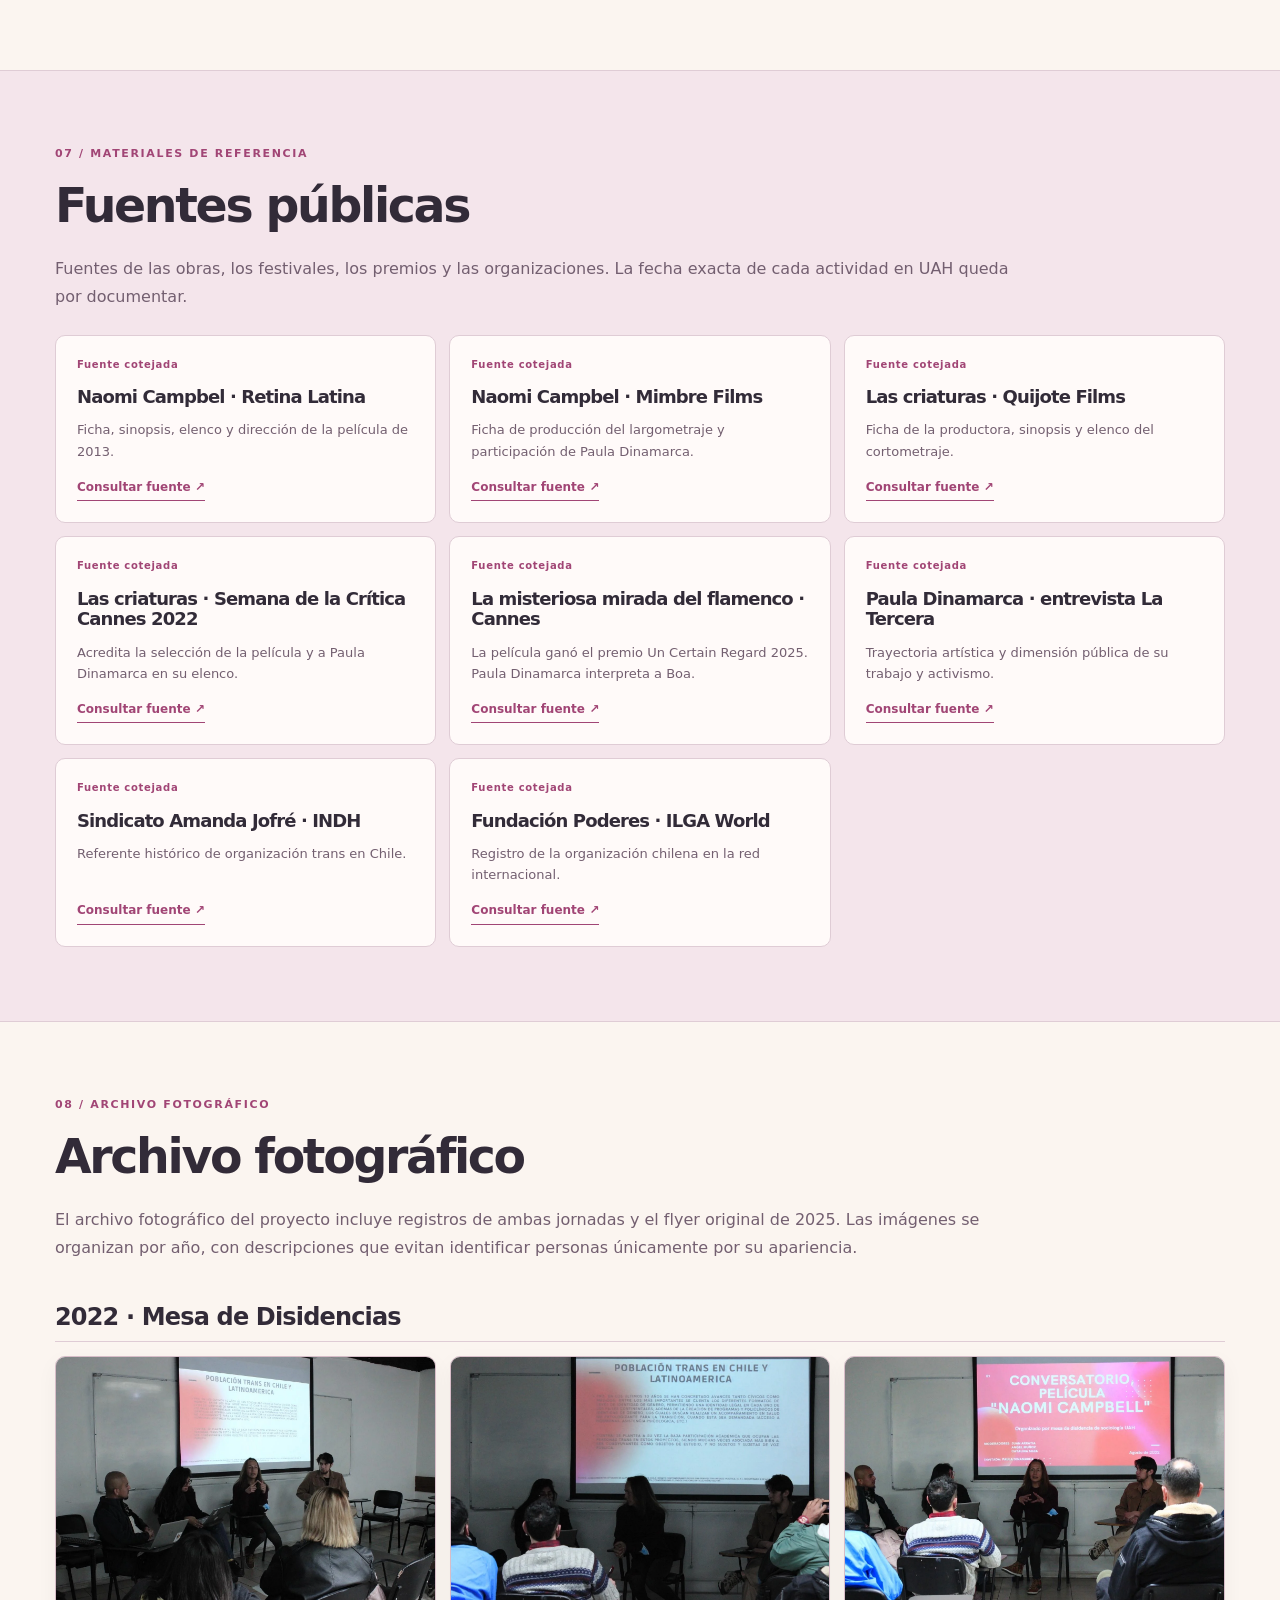
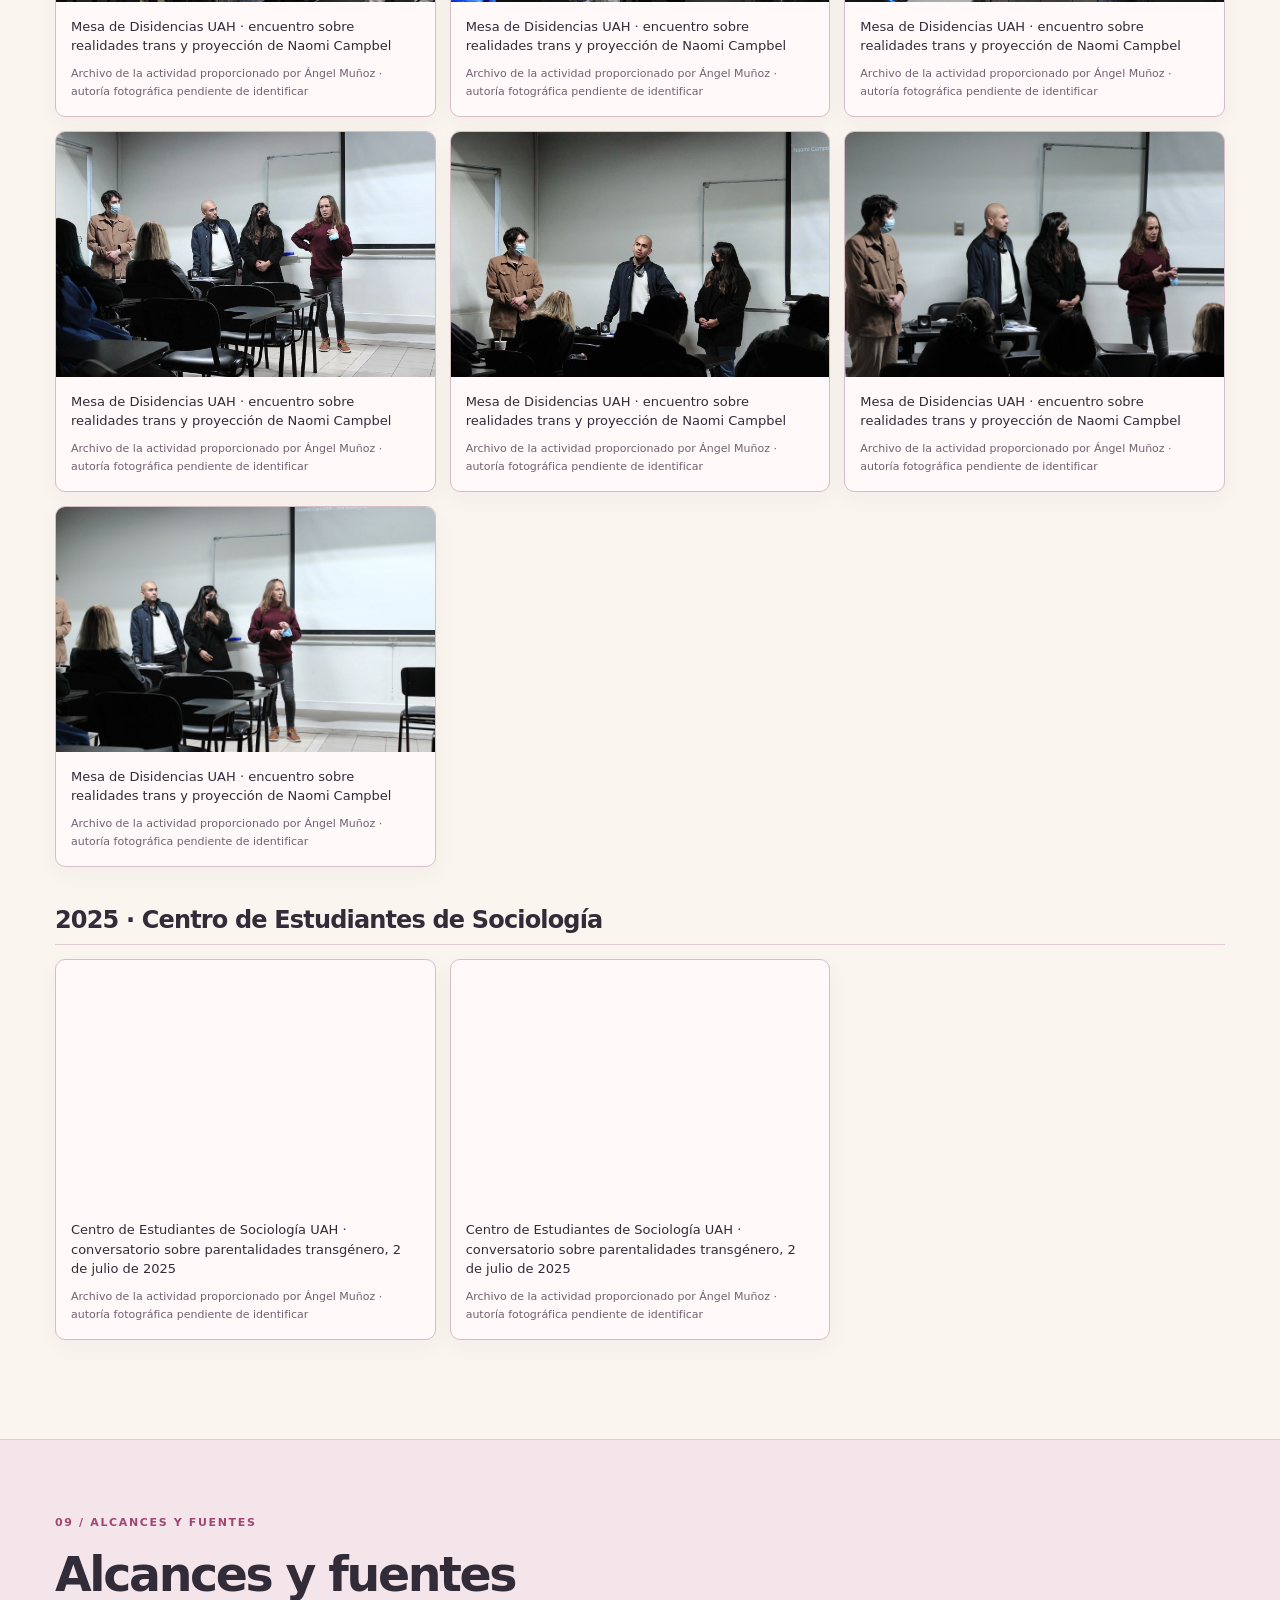
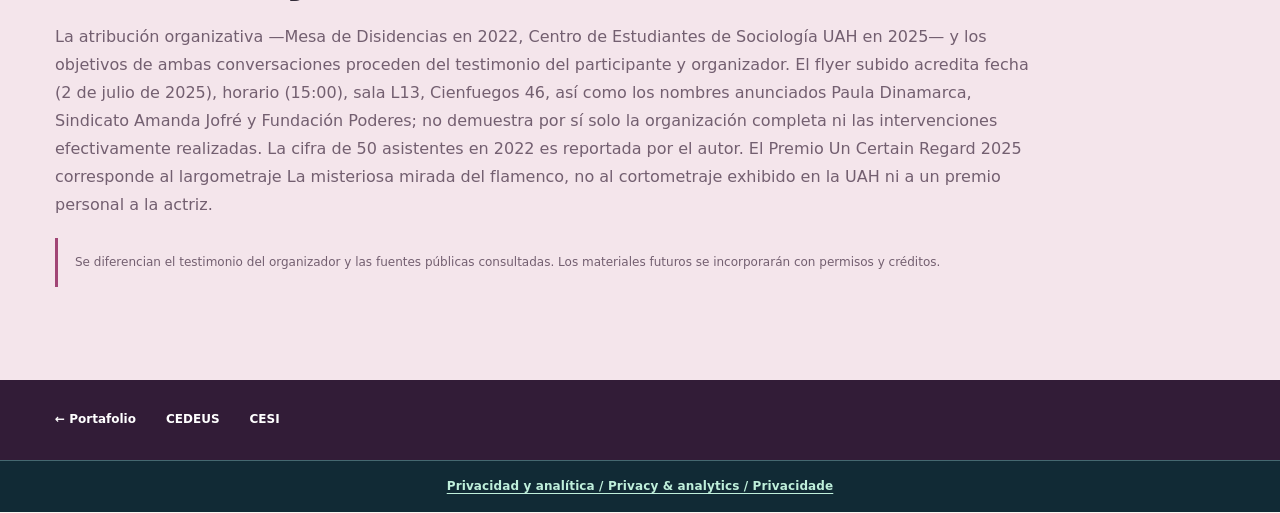
<file: cine-disidencias/index.html>
<!doctype html>
<html lang="es"><head>
<meta charset="utf-8"><meta name="viewport" content="width=device-width, initial-scale=1">
<meta name="theme-color" content="#321c37">
<meta name="description" content="Cine y mediación en la UAH: Mesa de Disidencias (2022) para comprender realidades trans; Centro de Estudiantes de Sociología (2025) para conversar sobre parentalidades transgénero.">
<meta property="og:type" content="article">
<meta property="og:title" content="Cine y diversidades UAH · Encuentros 2022 y 2025 · Ángel Muñoz">
<meta property="og:description" content="Cine y mediación en la UAH: Mesa de Disidencias (2022) para comprender realidades trans; Centro de Estudiantes de Sociología (2025) para conversar sobre parentalidades transgénero.">
<link rel="canonical" href="https://nglmnz.github.io/portafolio/cine-disidencias/">
<link rel="stylesheet" href="../assets/experiencias.css">
<script src="../assets/experiencias.js" defer></script>
<title>Cine y diversidades UAH · Encuentros 2022 y 2025 · Ángel Muñoz</title>
<link rel="stylesheet" href="../assets/privacy.css">
</head><body data-case="cine-disidencias">
<div id="case-app"><main style="margin:12vh auto;max-width:950px;padding:25px"><h1>Cine y diversidades UAH · Encuentros 2022 y 2025 · Ángel Muñoz</h1><p>Cargando archivo editorial / Loading case study / Carregando arquivo…</p></main></div>
<noscript><main style="max-width:800px;margin:8vh auto;padding:26px"><h1>Cine y diversidades UAH · Encuentros 2022 y 2025 · Ángel Muñoz</h1><p>Cine y mediación en la UAH: Mesa de Disidencias (2022) para comprender realidades trans; Centro de Estudiantes de Sociología (2025) para conversar sobre parentalidades transgénero.</p><p>Para explorar secciones, archivos y traducciones es necesario activar JavaScript.</p><a href="../">Volver al portafolio</a></main></noscript>
<div class="portfolio-privacy-footer"><a href="../privacidad/">Privacidad y analítica / Privacy &amp; analytics / Privacidade</a></div>
<script src="../assets/analytics-config.js" defer></script>
<script src="../assets/analytics.js" defer></script>
</body></html>
</file>
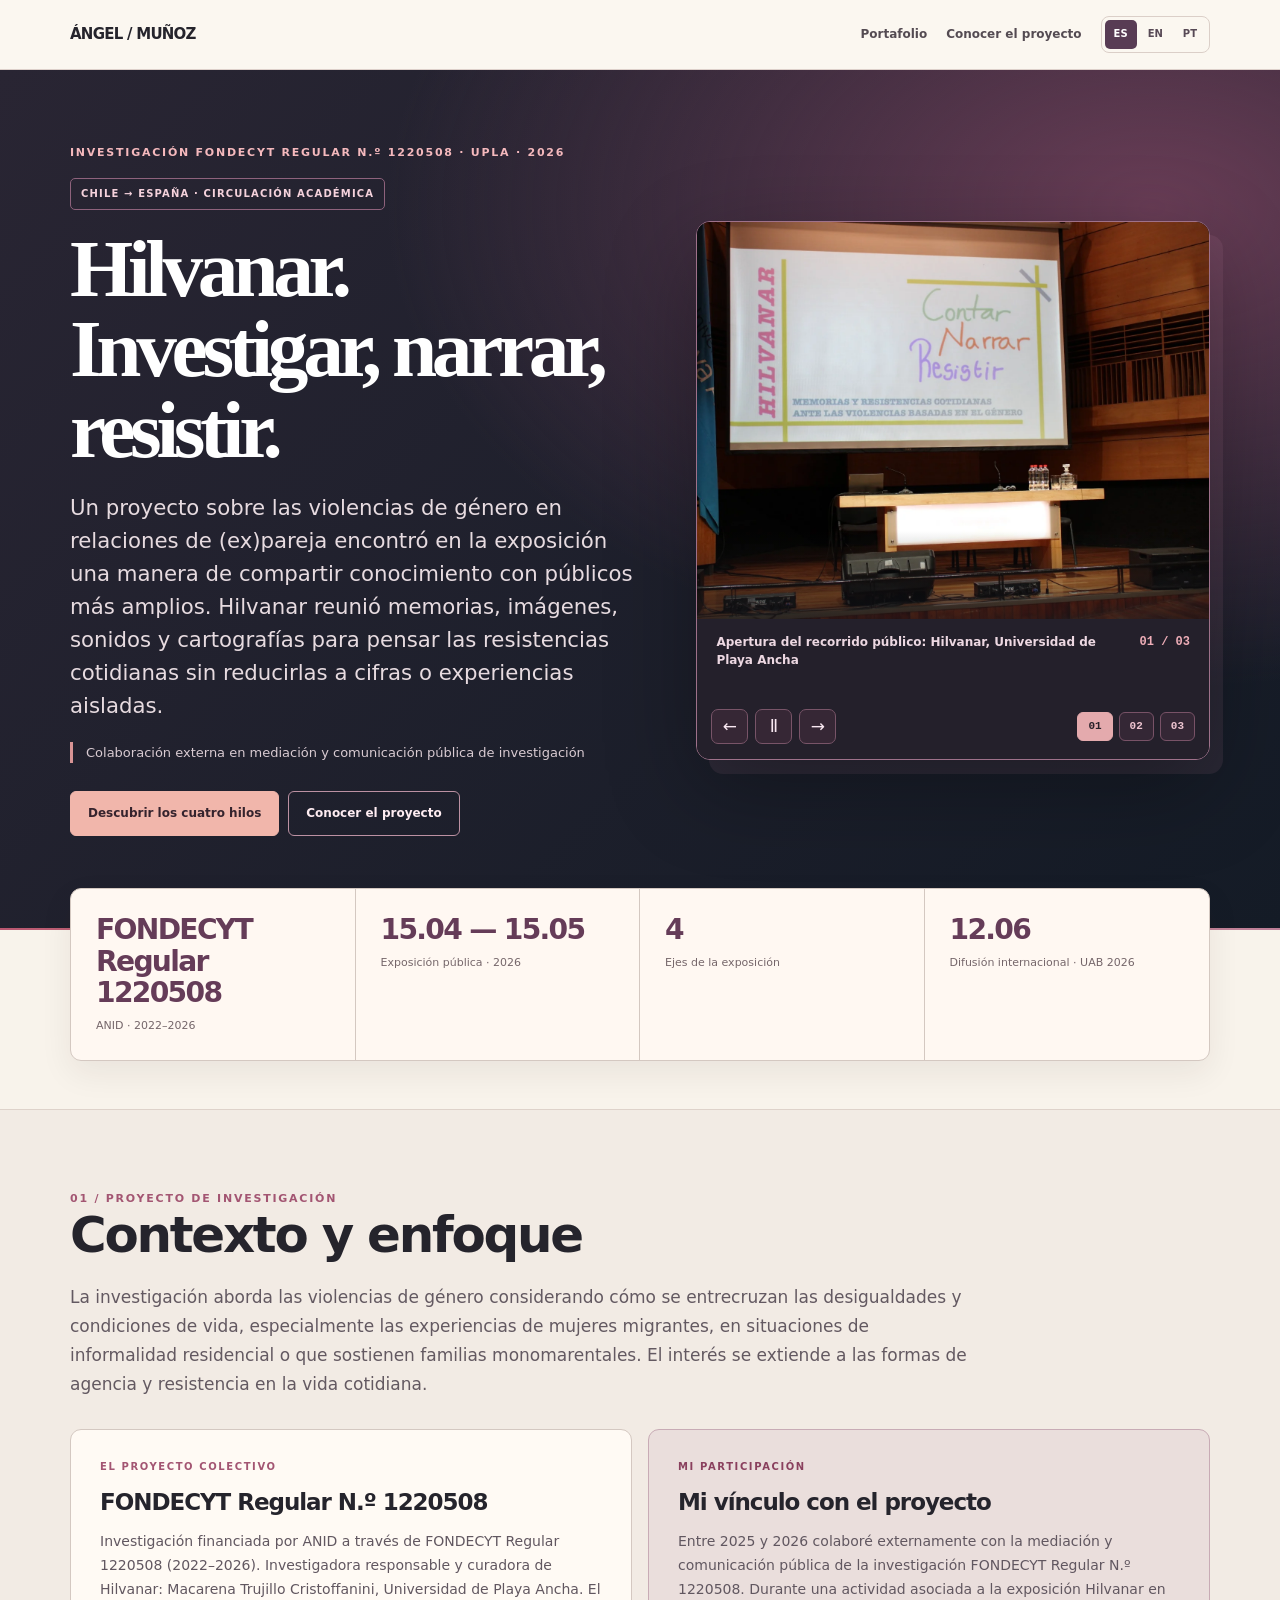
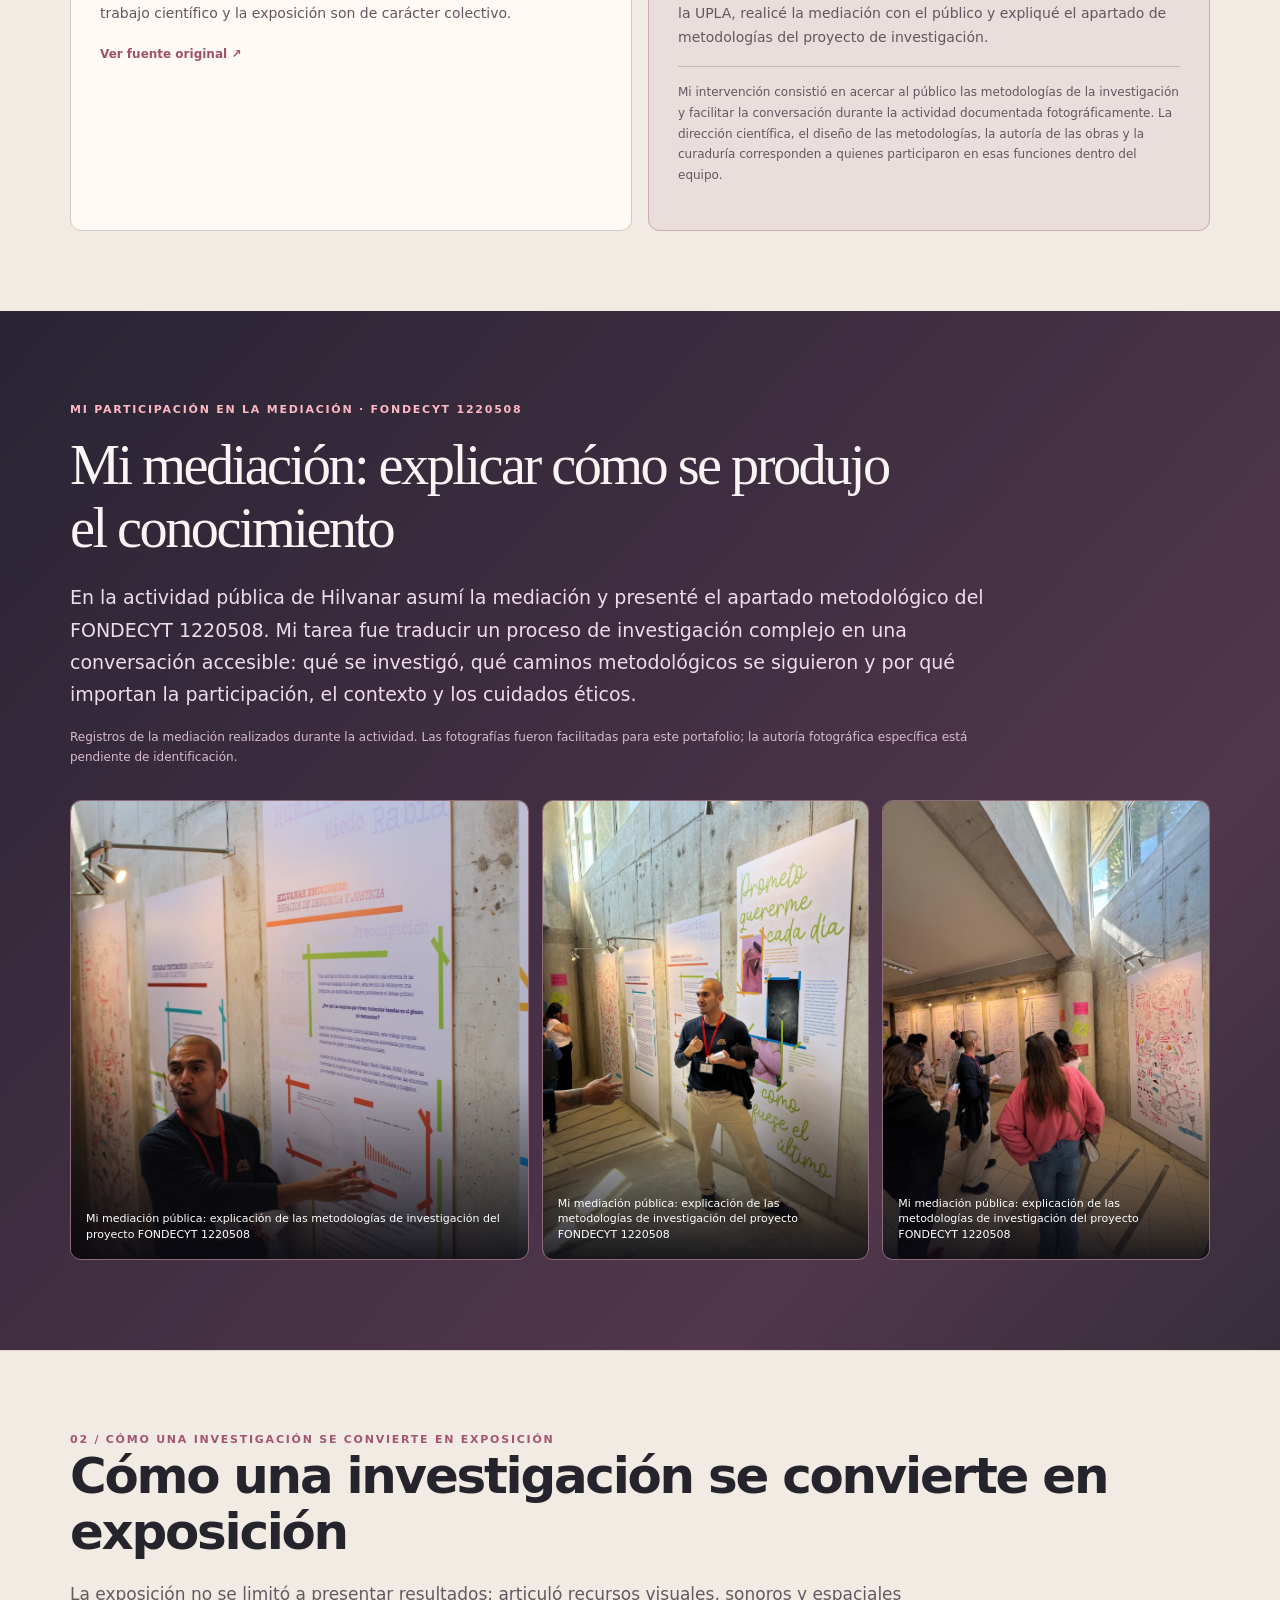
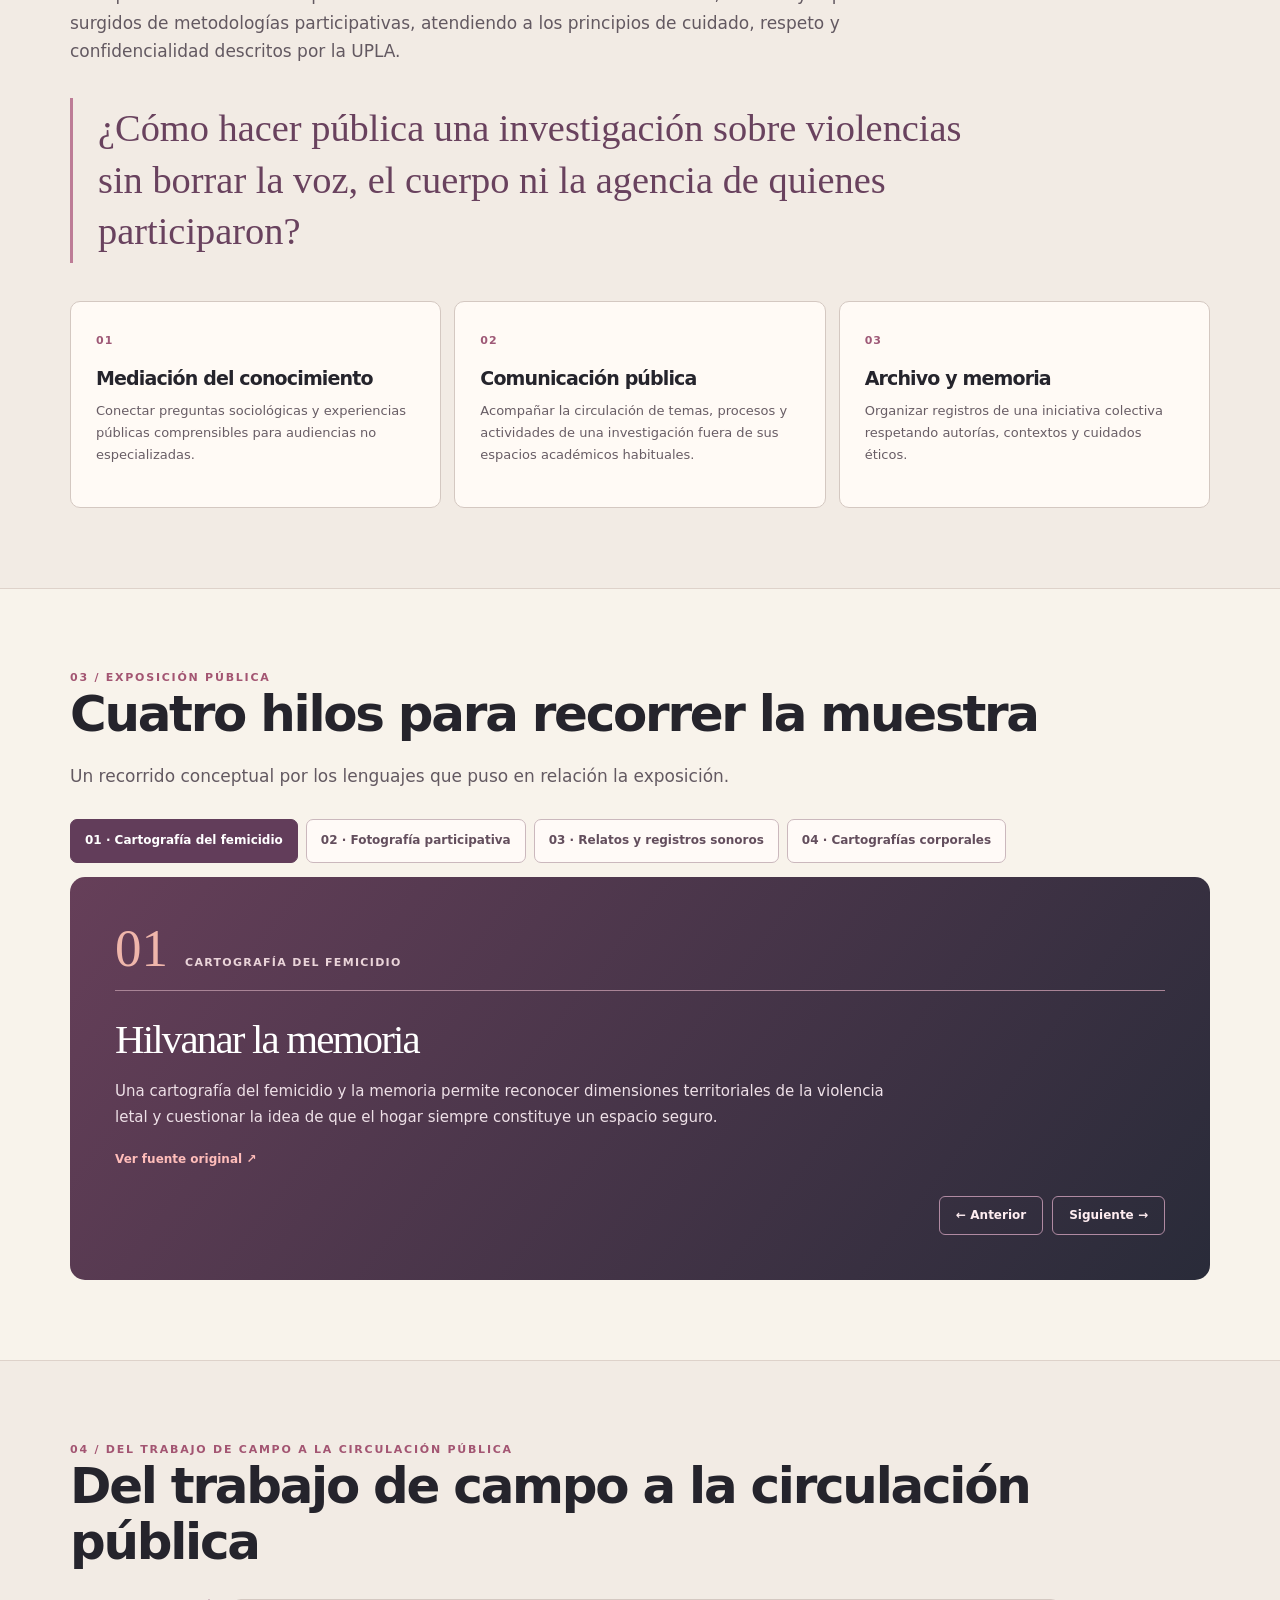
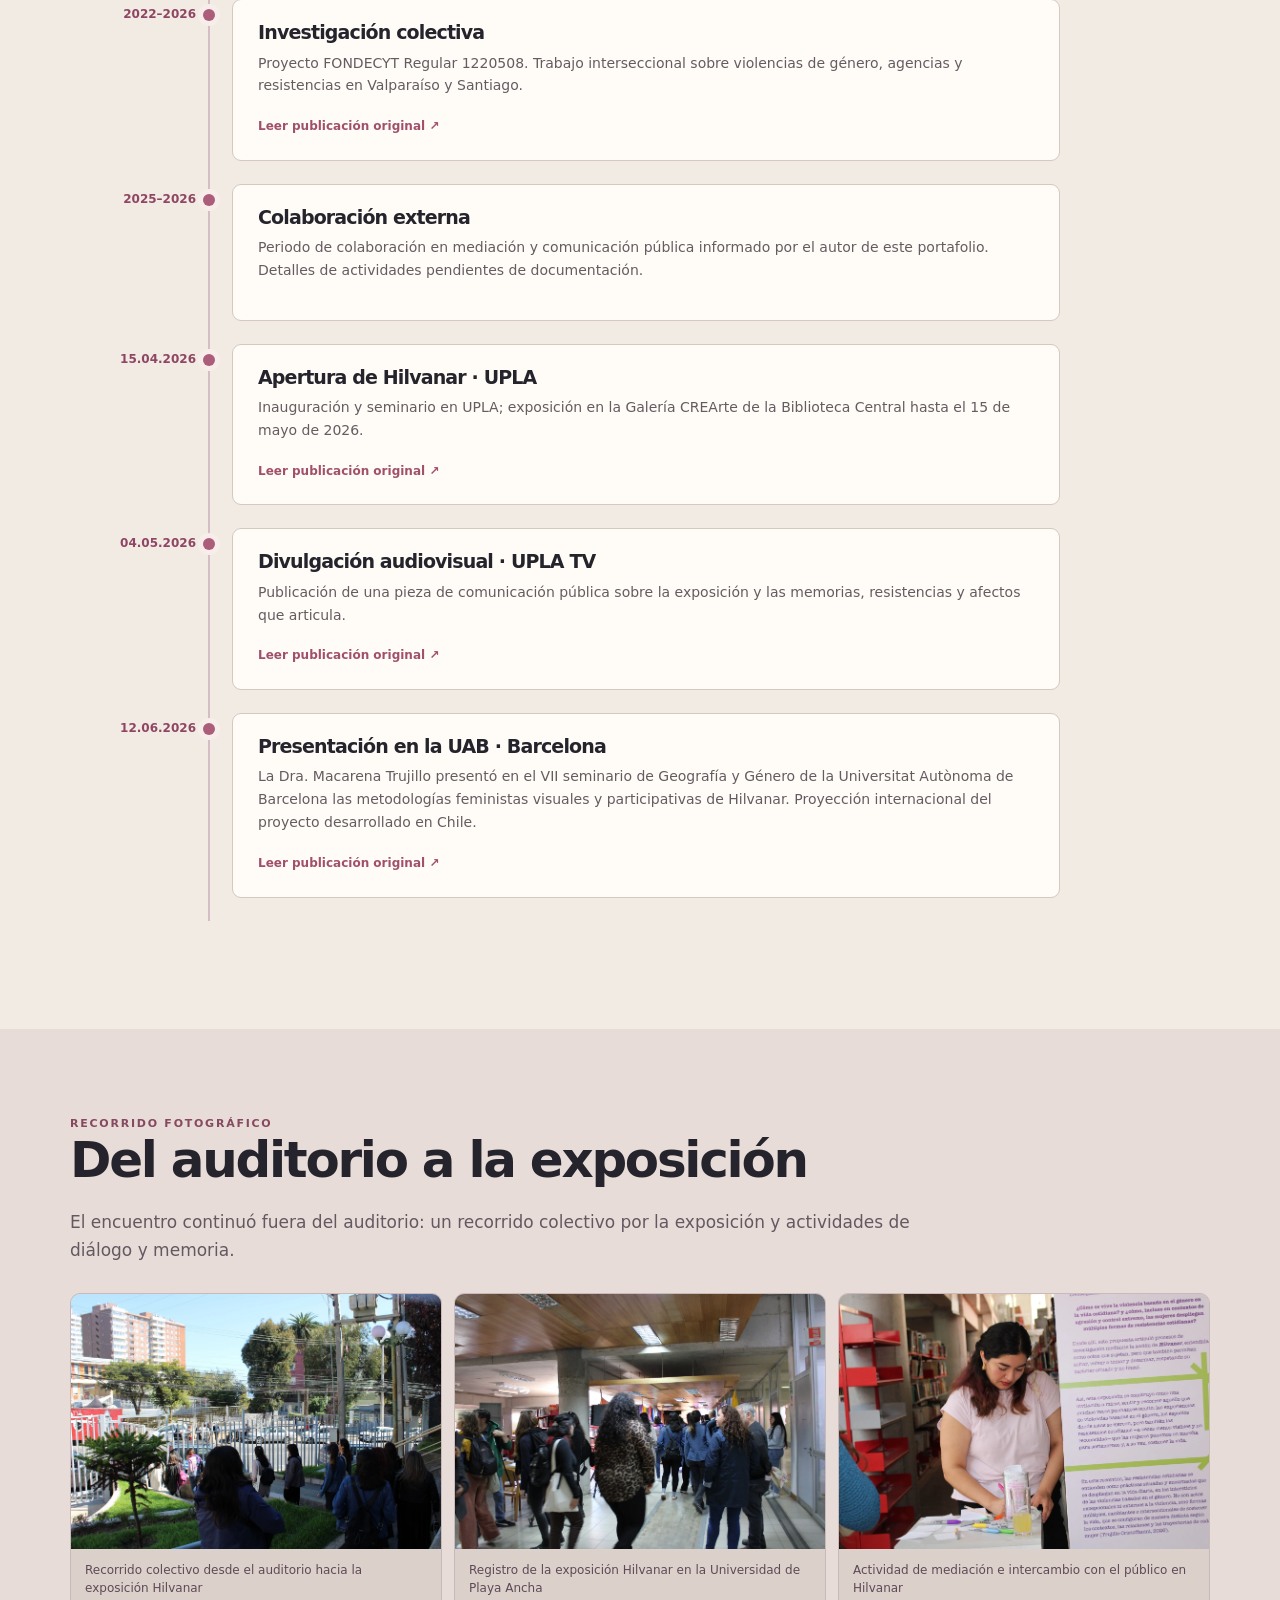
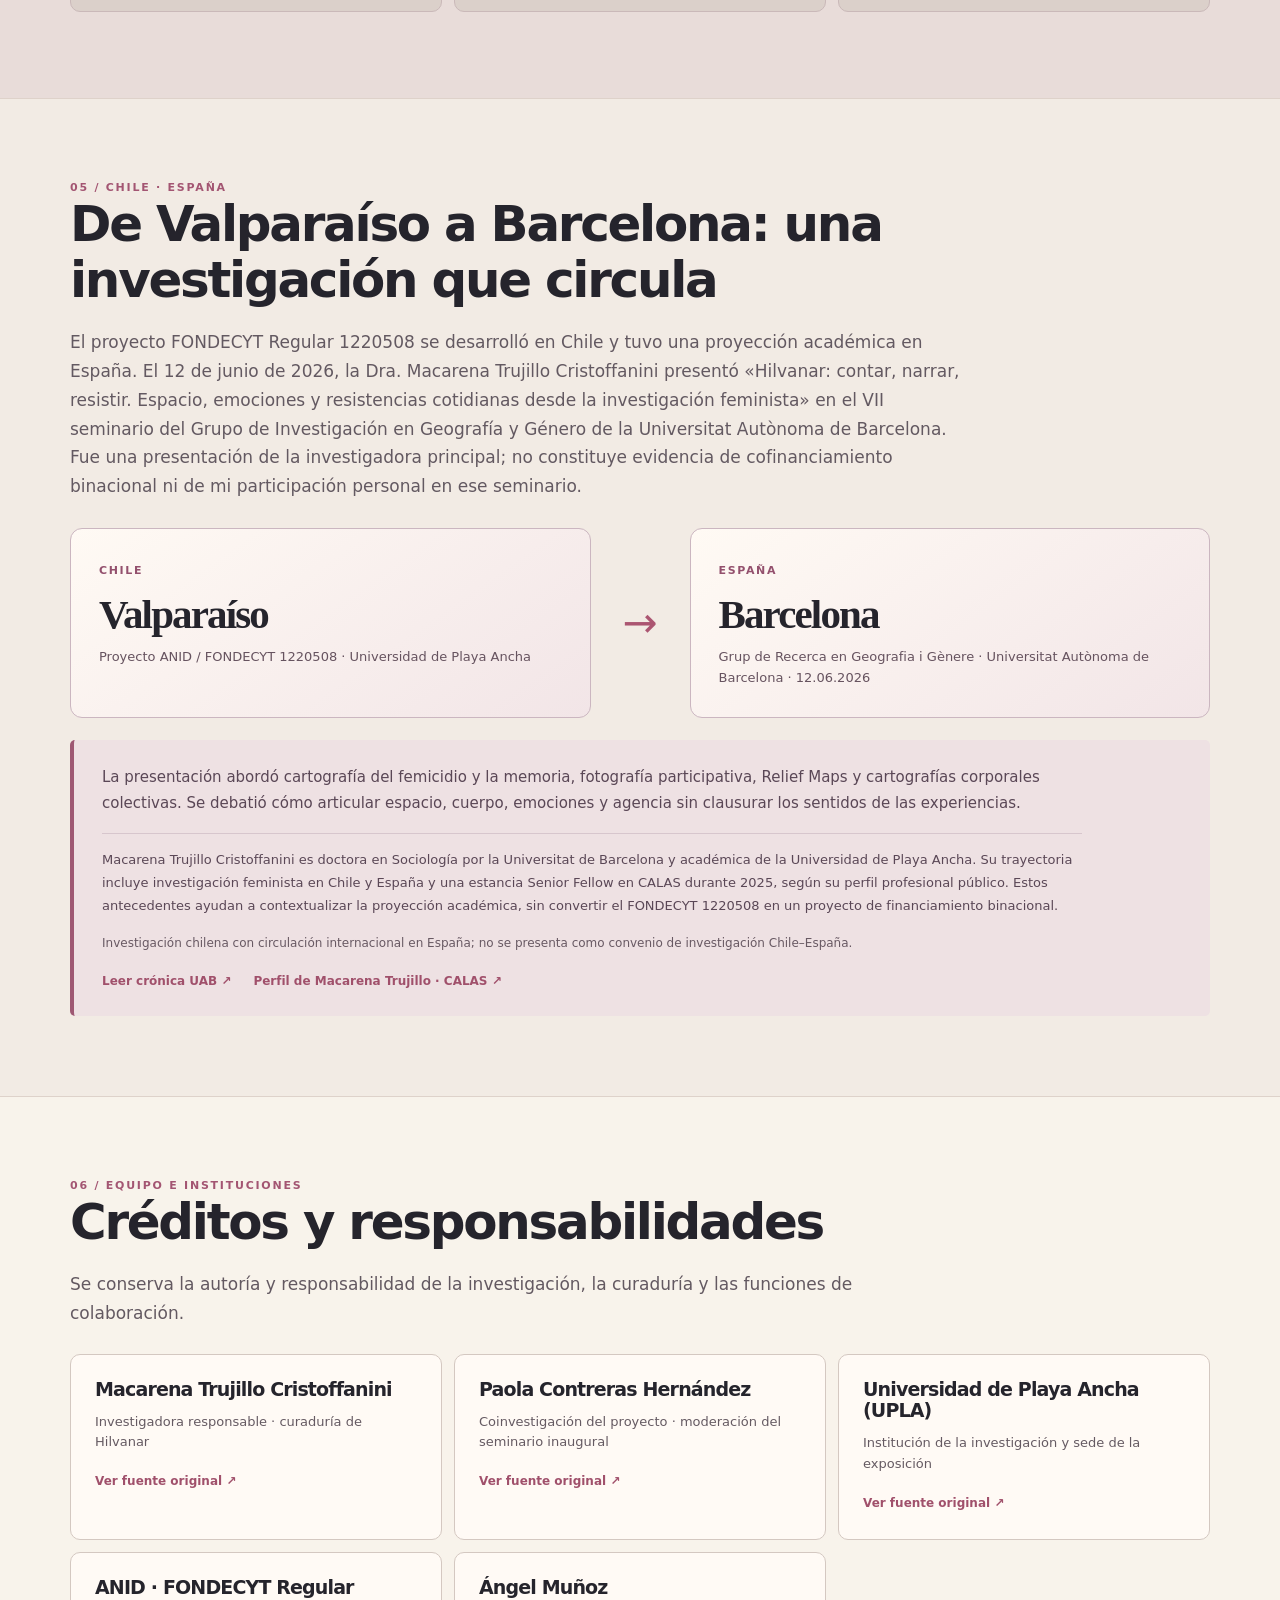
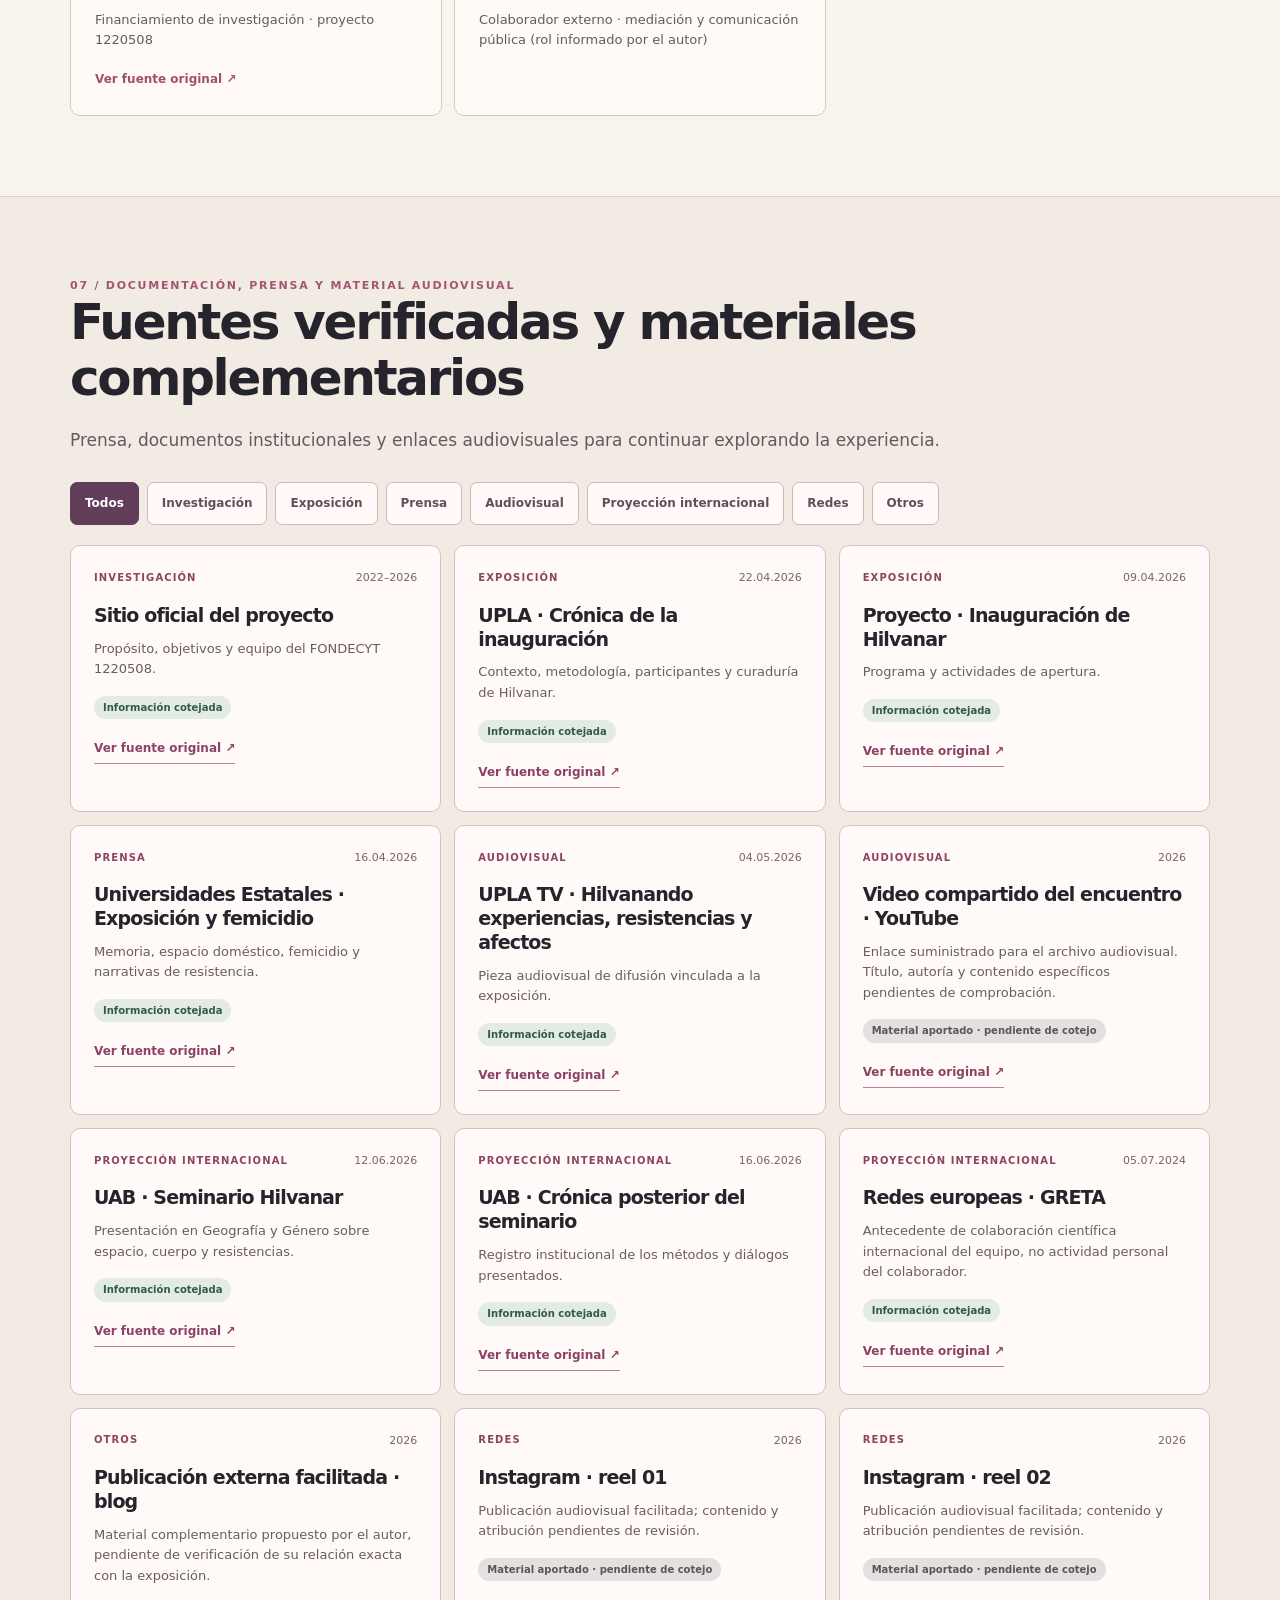
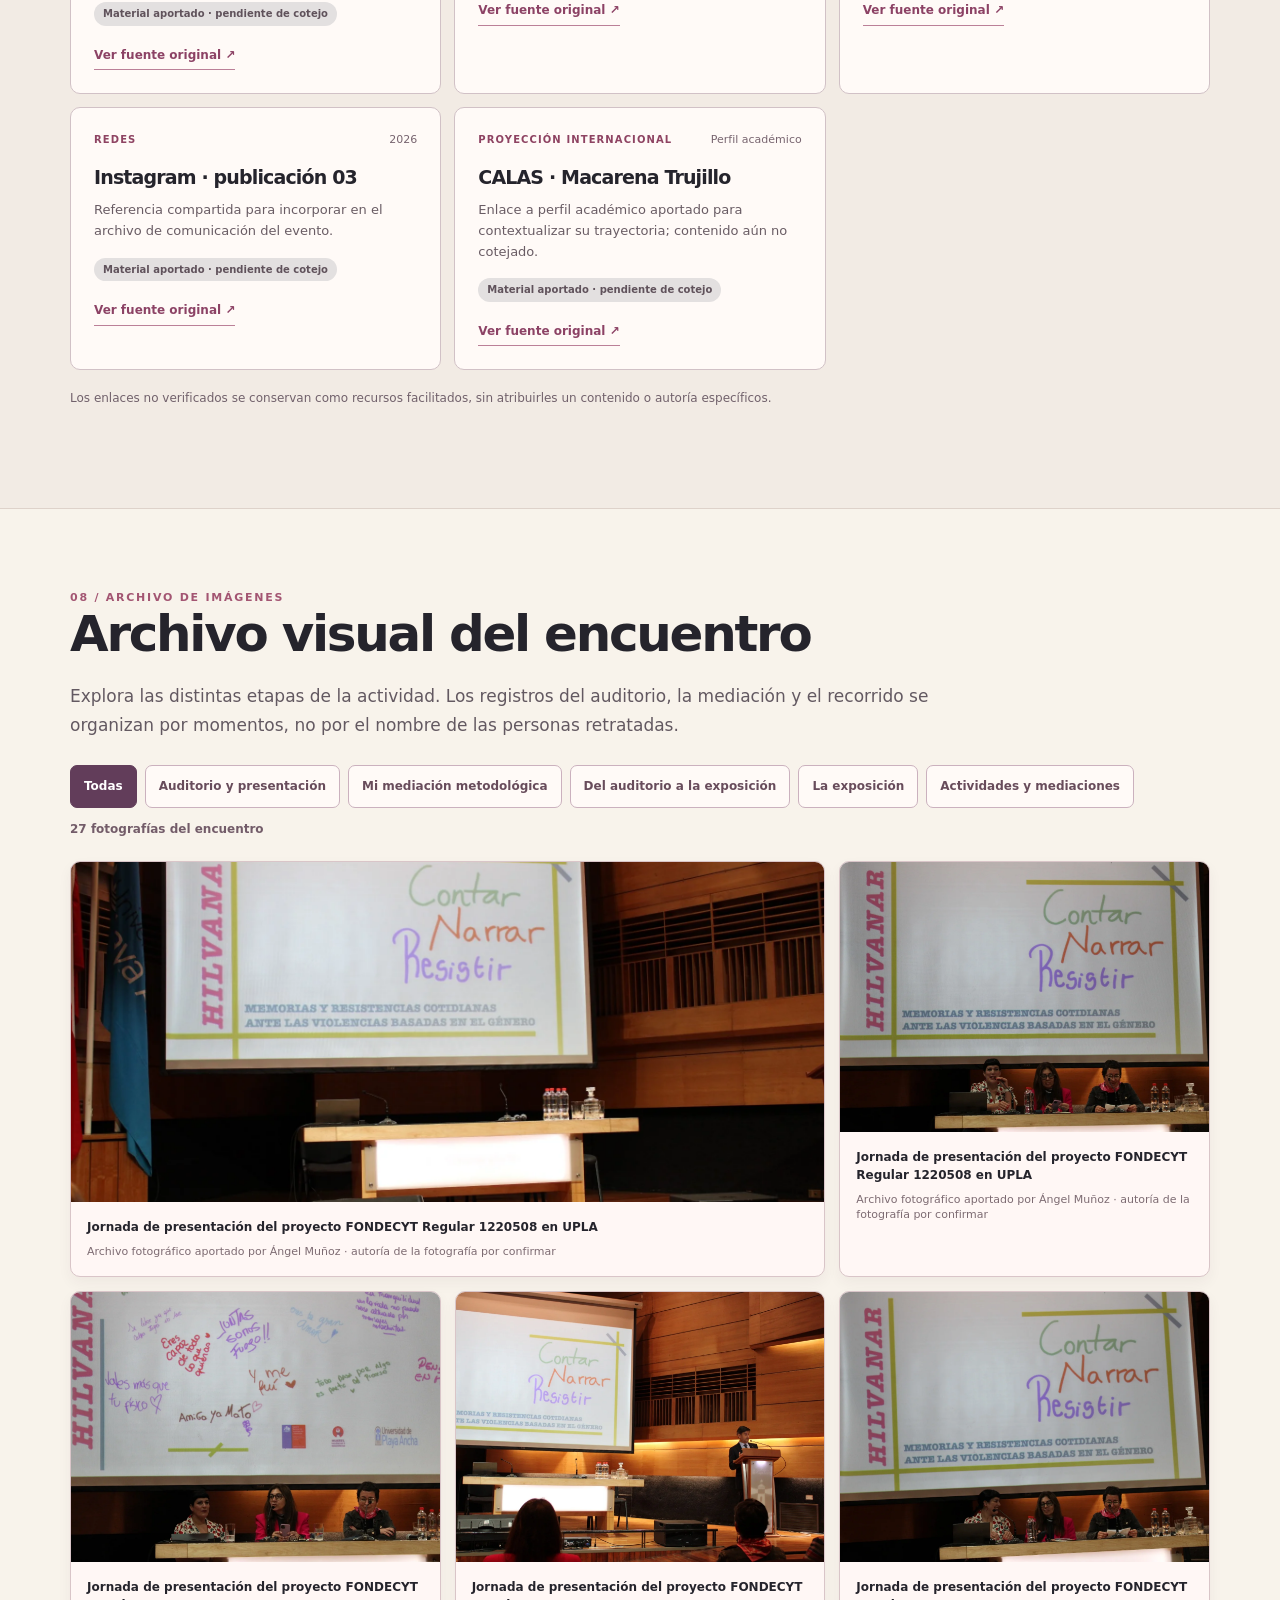
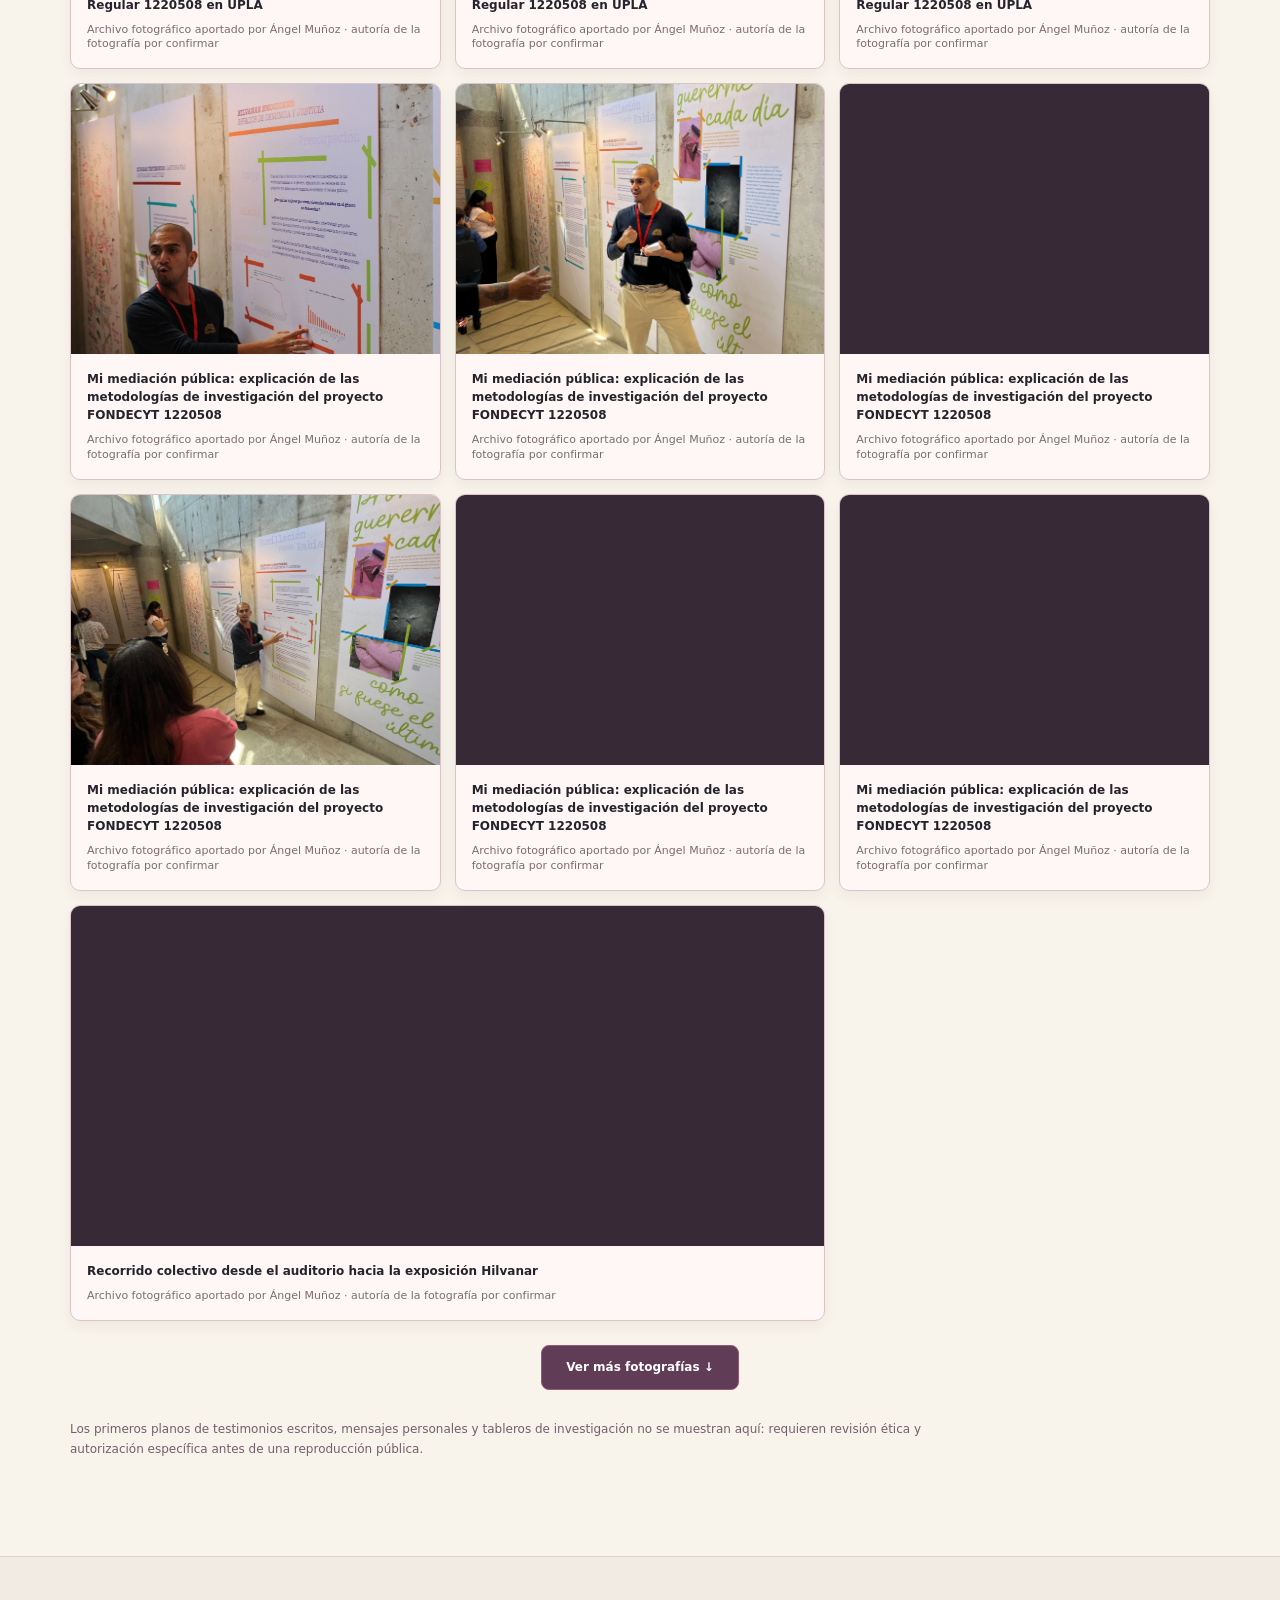
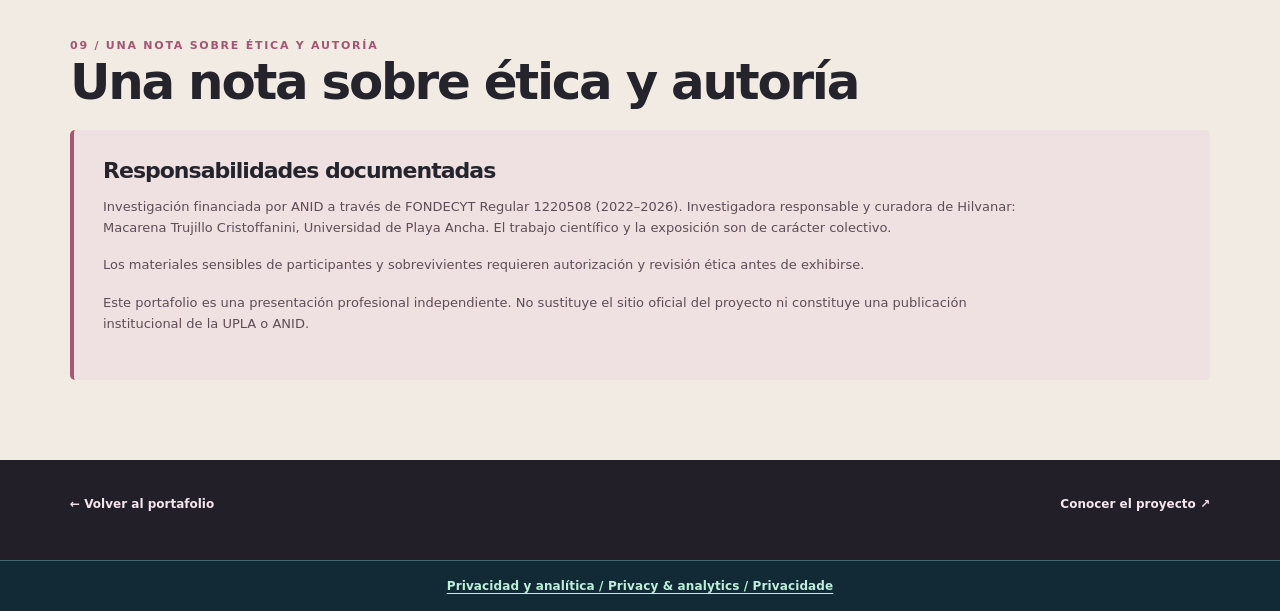
<file: fondecyt/index.html>
<!doctype html>
<html lang="es">
<head>
<meta charset="utf-8">
<meta name="viewport" content="width=device-width, initial-scale=1">
<meta name="theme-color" content="#292533">
<meta name="description" content="Caso de colaboración externa en mediación y comunicación pública del FONDECYT 1220508 y exposición Hilvanar: contar, narrar, resistir, UPLA 2026.">
<meta property="og:type" content="article">
<meta property="og:title" content="Hilvanar · Investigación, memoria y comunicación pública">
<meta property="og:description" content="FONDECYT 1220508 · Hilvanar UPLA · Metodologías participativas y colaboración externa 2025–2026.">
<link rel="canonical" href="https://nglmnz.github.io/portafolio/fondecyt/">
<link rel="stylesheet" href="../assets/fondecyt.css">
<script src="../assets/fondecyt.js" defer></script>
<title>Hilvanar · FONDECYT 1220508 · Ángel Muñoz</title>
<link rel="stylesheet" href="../assets/privacy.css">
</head>
<body>
<div id="fondecyt-app"><main style="max-width:950px;margin:10vh auto;padding:24px"><h1>Hilvanar · FONDECYT 1220508</h1><p>Cargando archivo editorial · Loading case study · Carregando arquivo…</p></main></div>
<noscript><main style="max-width:820px;margin:10vh auto;padding:25px"><h1>Hilvanar: contar, narrar, resistir</h1><p>Exposición surgida del FONDECYT Regular N.º 1220508, Universidad de Playa Ancha, 15 de abril al 15 de mayo de 2026.</p><p>Colaboración externa en mediación y comunicación pública (2025–2026).</p><a href="https://violenciasyresistencias.cl/">Sitio oficial de investigación</a> · <a href="../">Volver al portafolio</a></main></noscript>
<div class="portfolio-privacy-footer"><a href="../privacidad/">Privacidad y analítica / Privacy &amp; analytics / Privacidade</a></div>
<script src="../assets/analytics-config.js" defer></script>
<script src="../assets/analytics.js" defer></script>
</body></html>
</file>
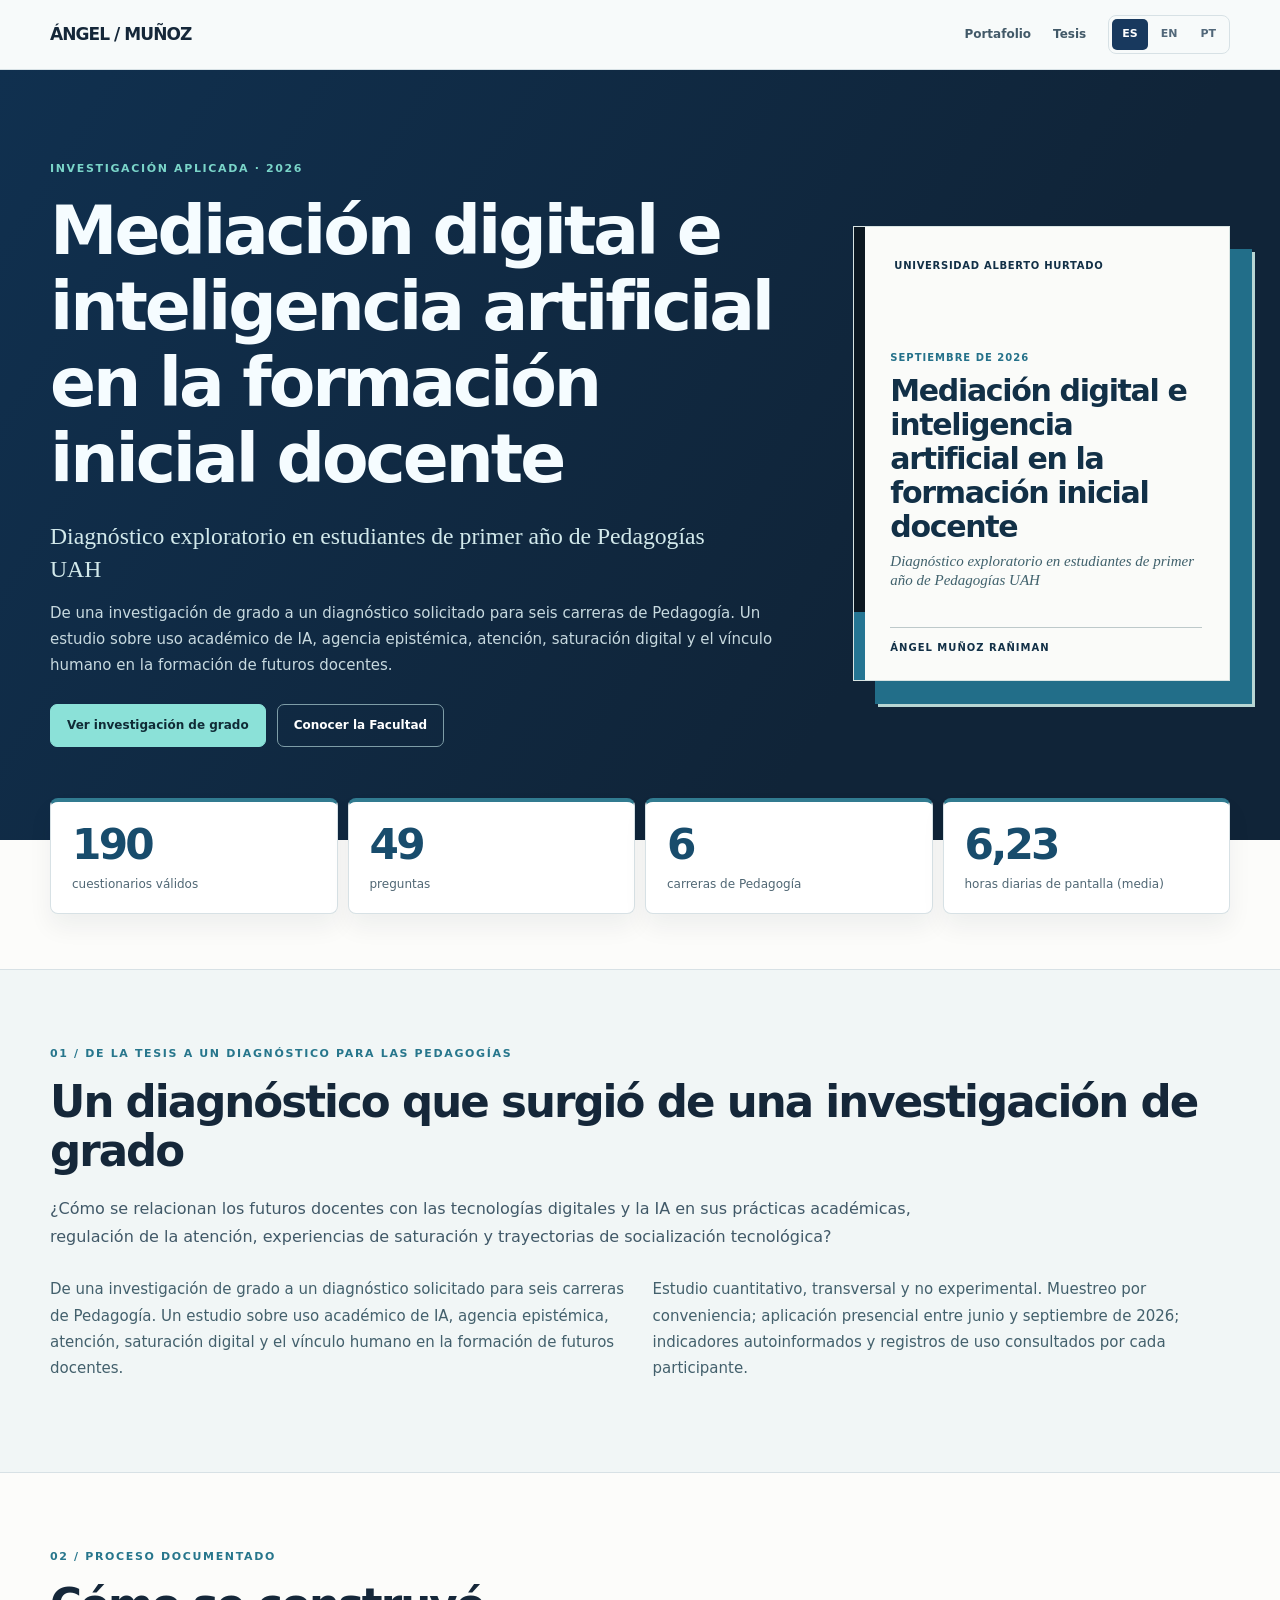
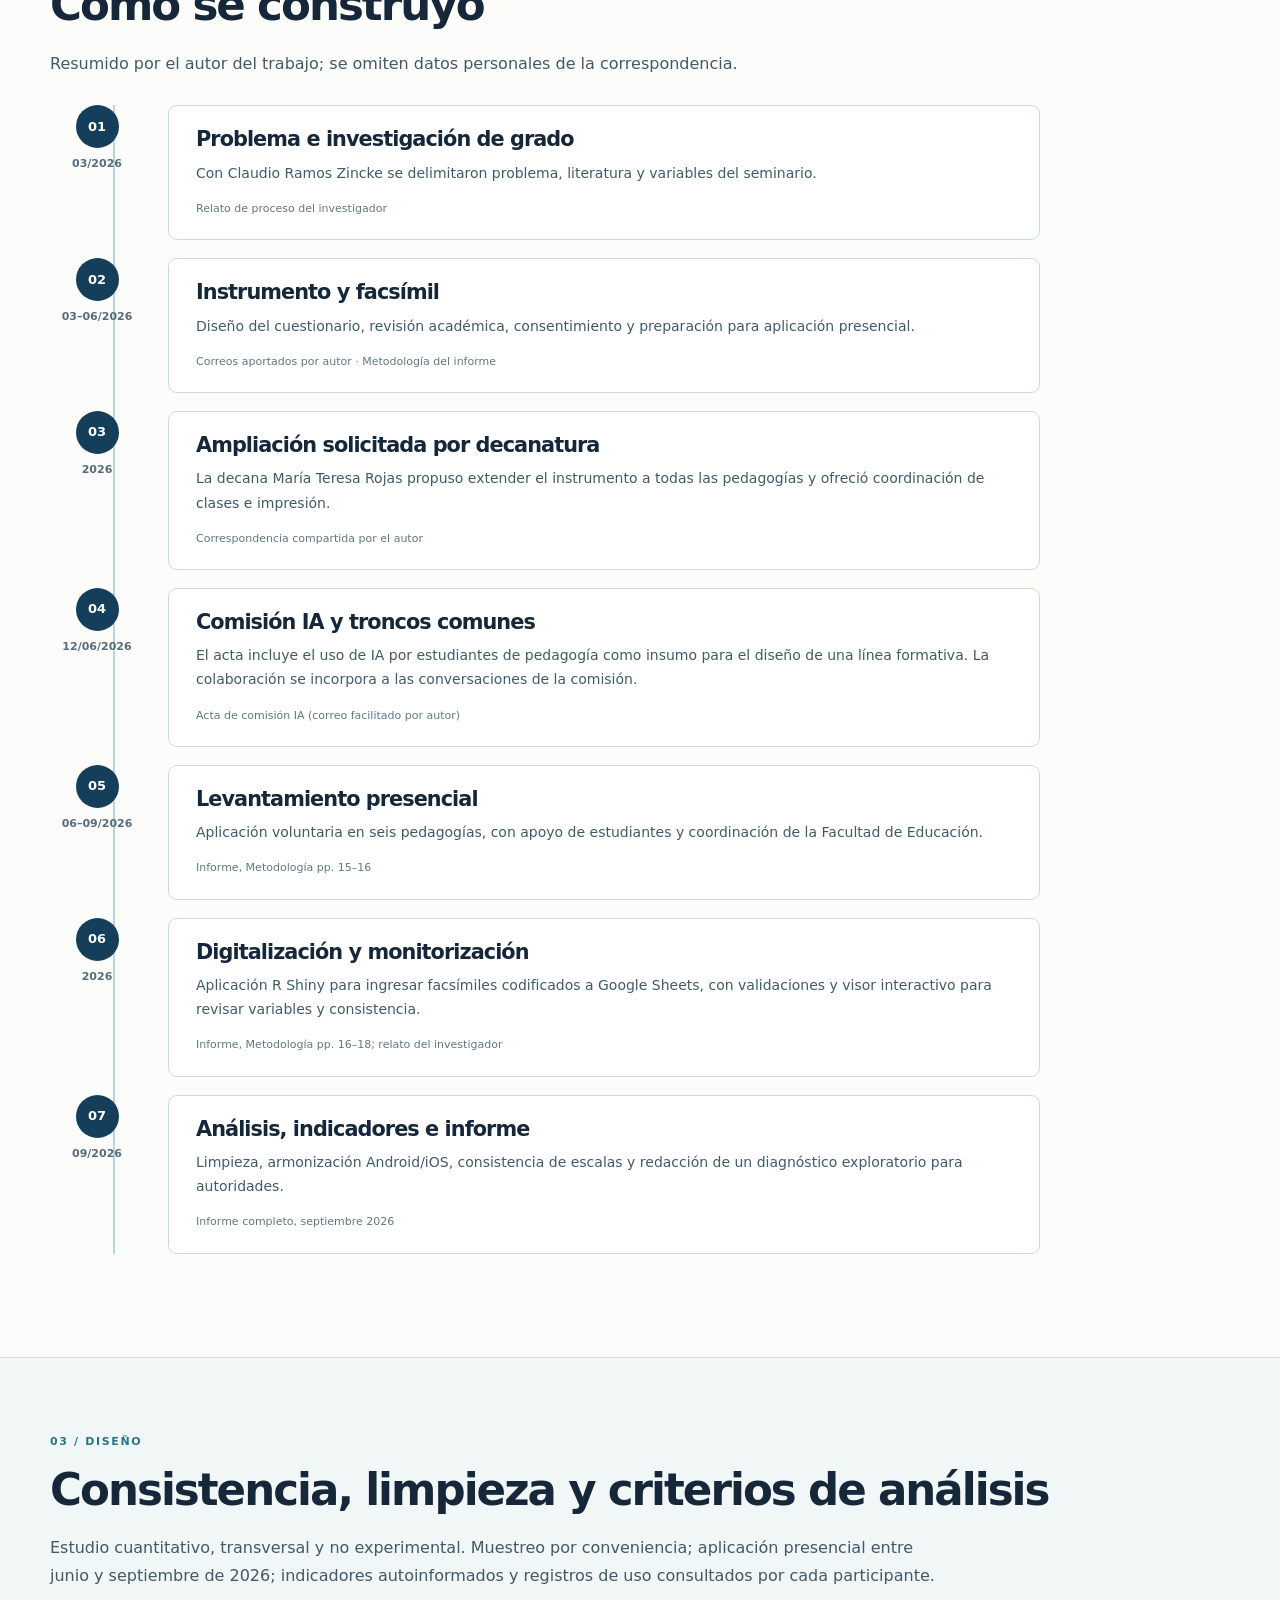
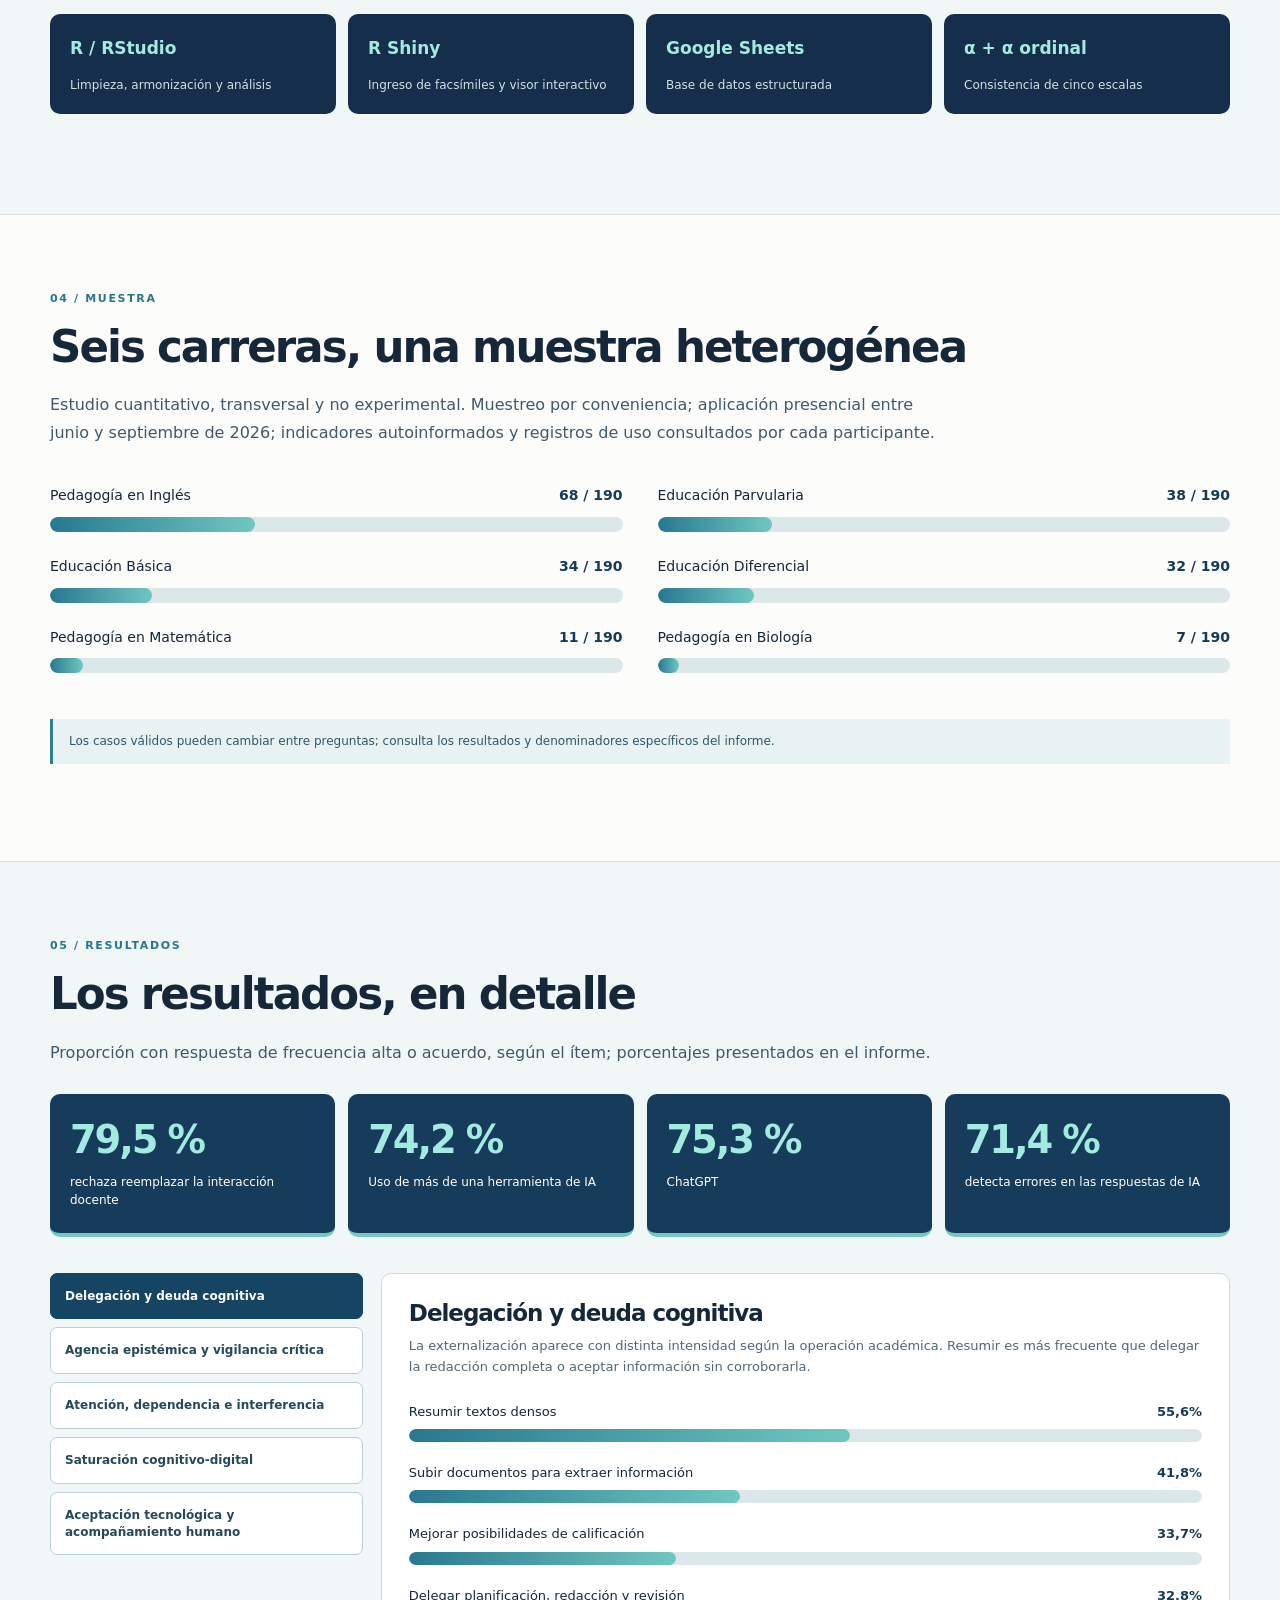
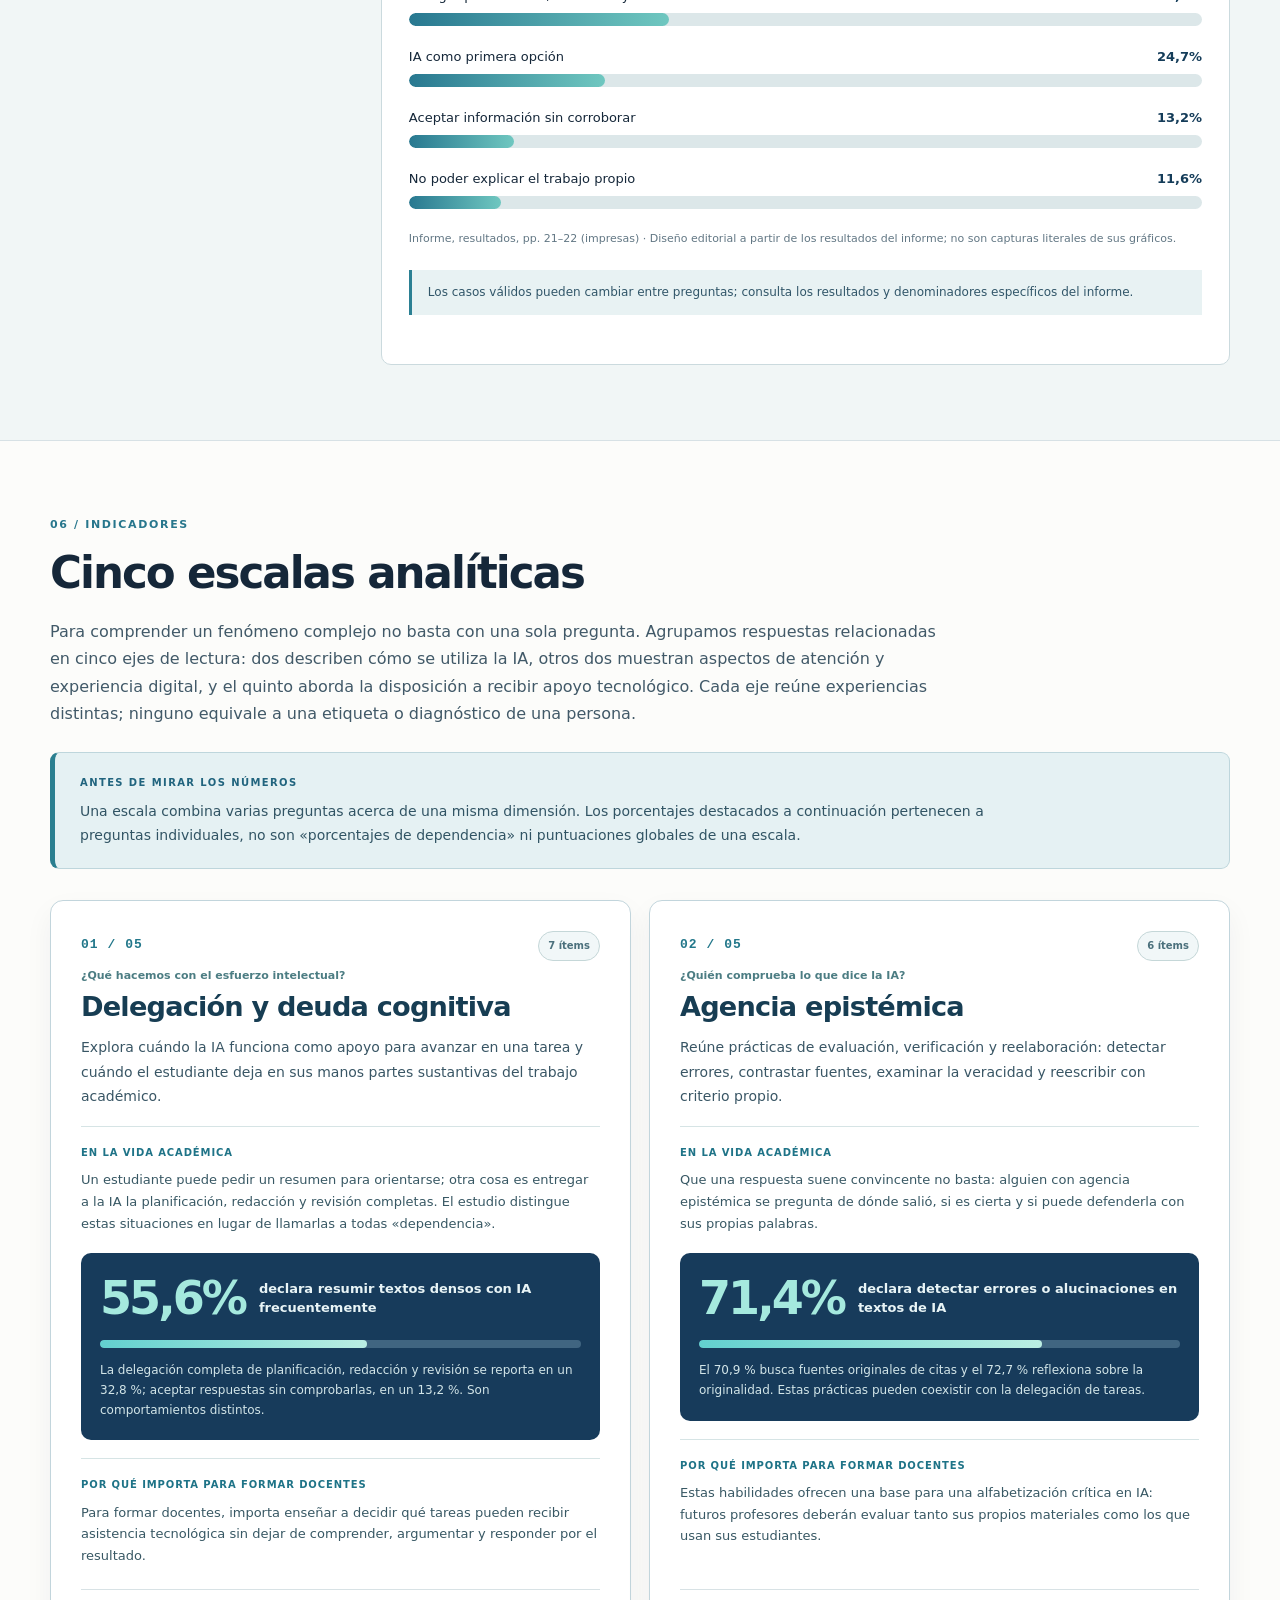
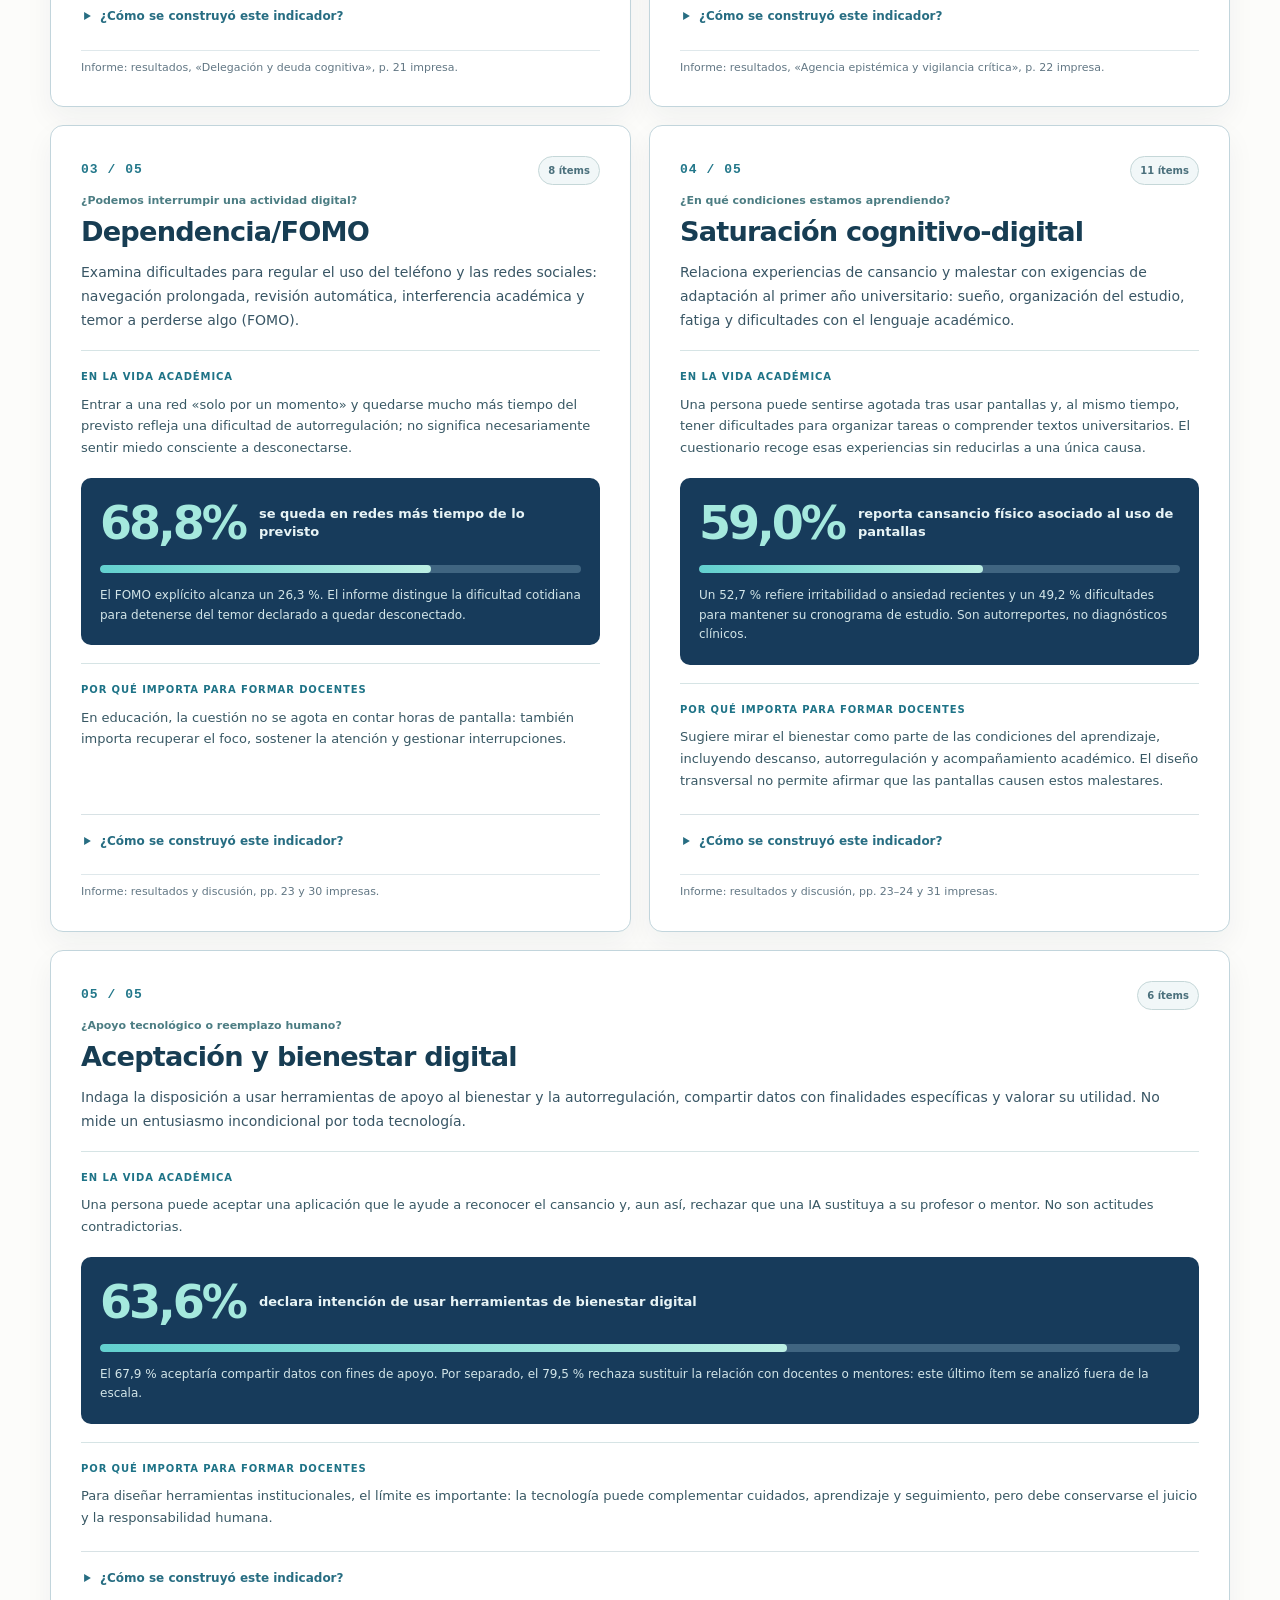
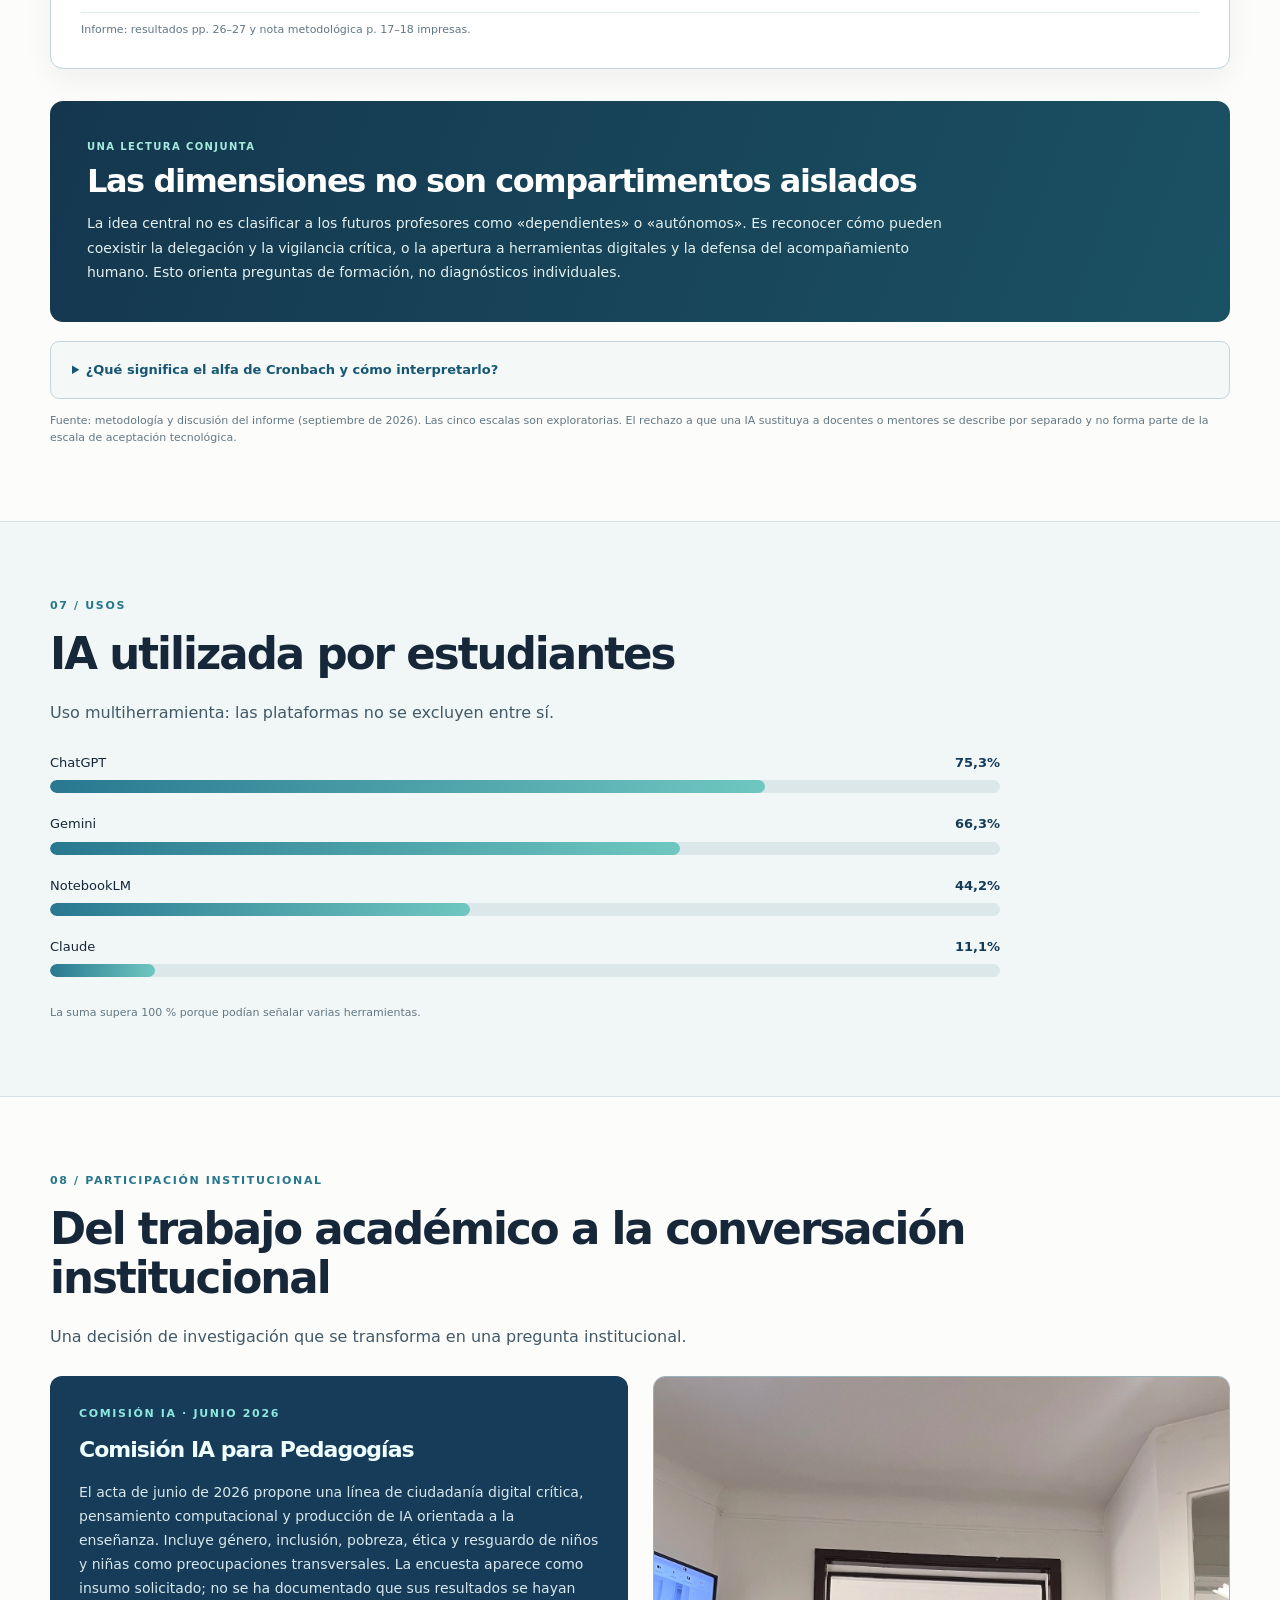
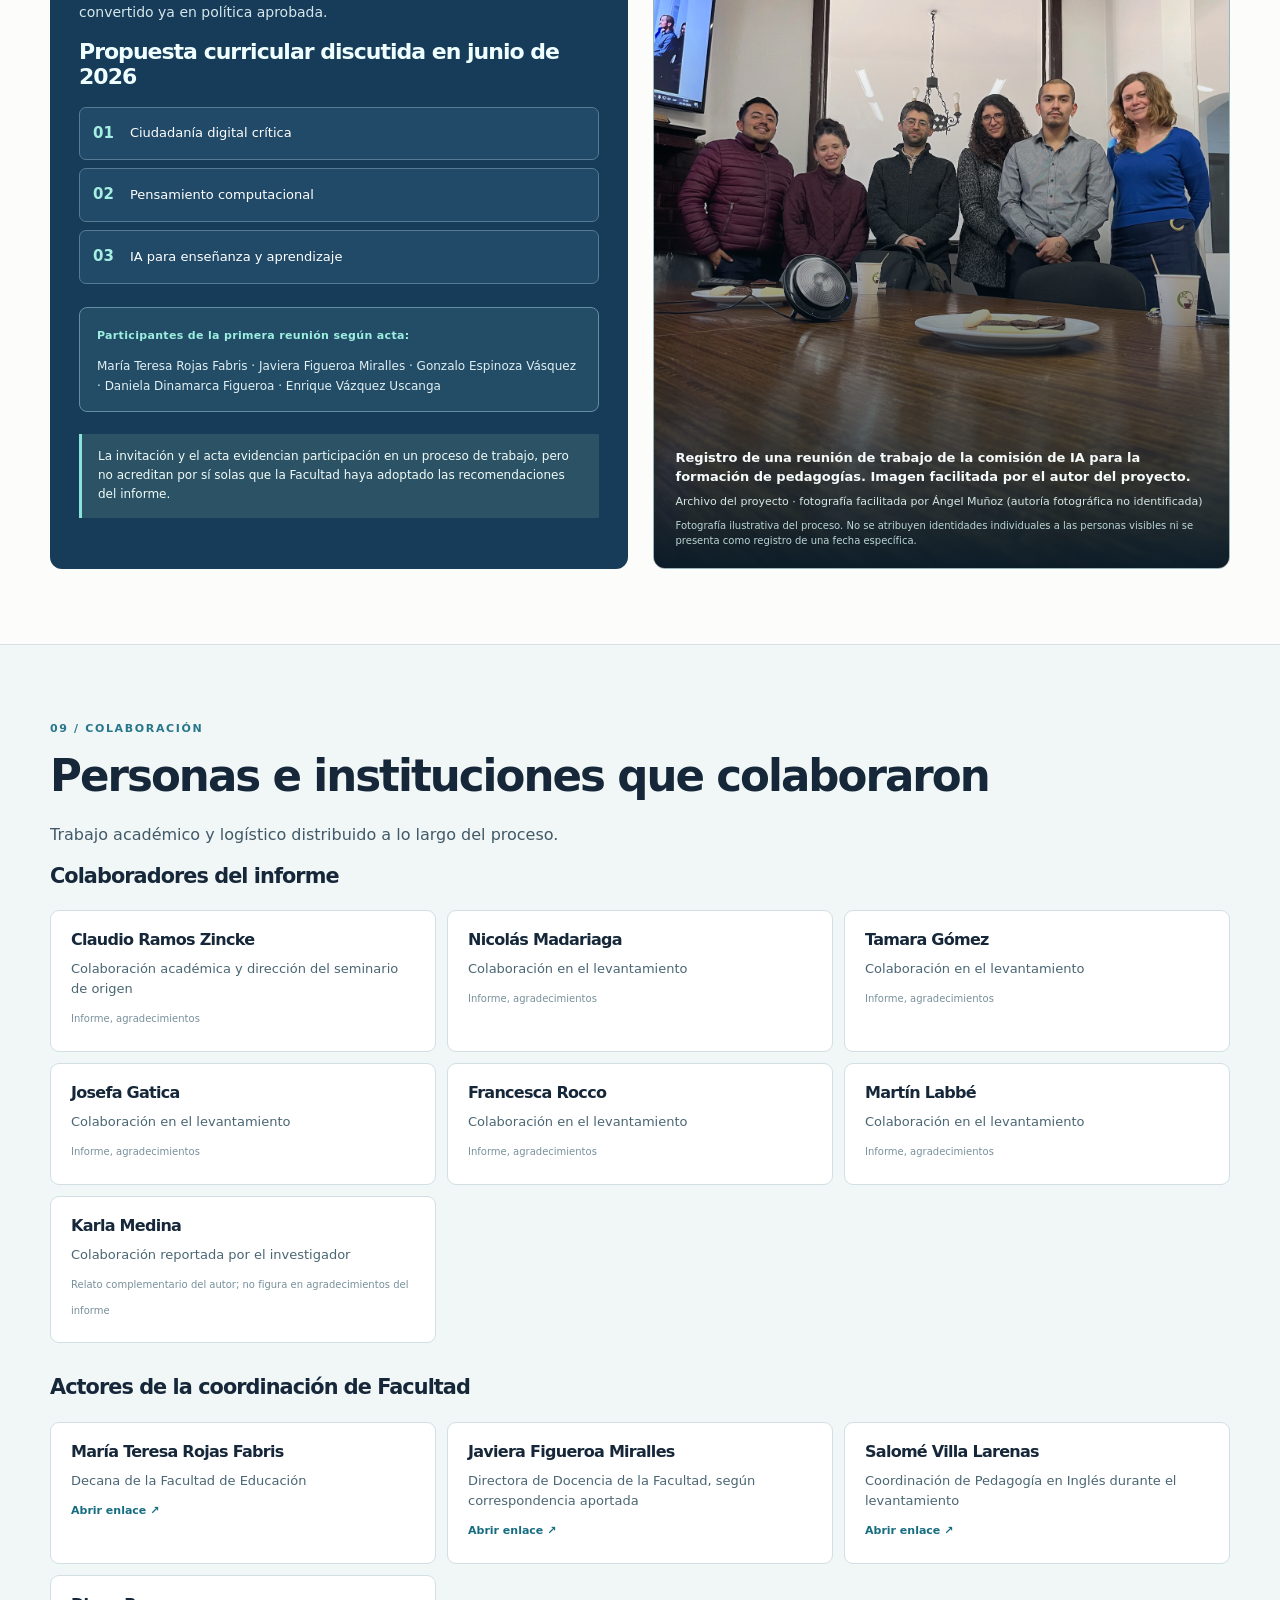
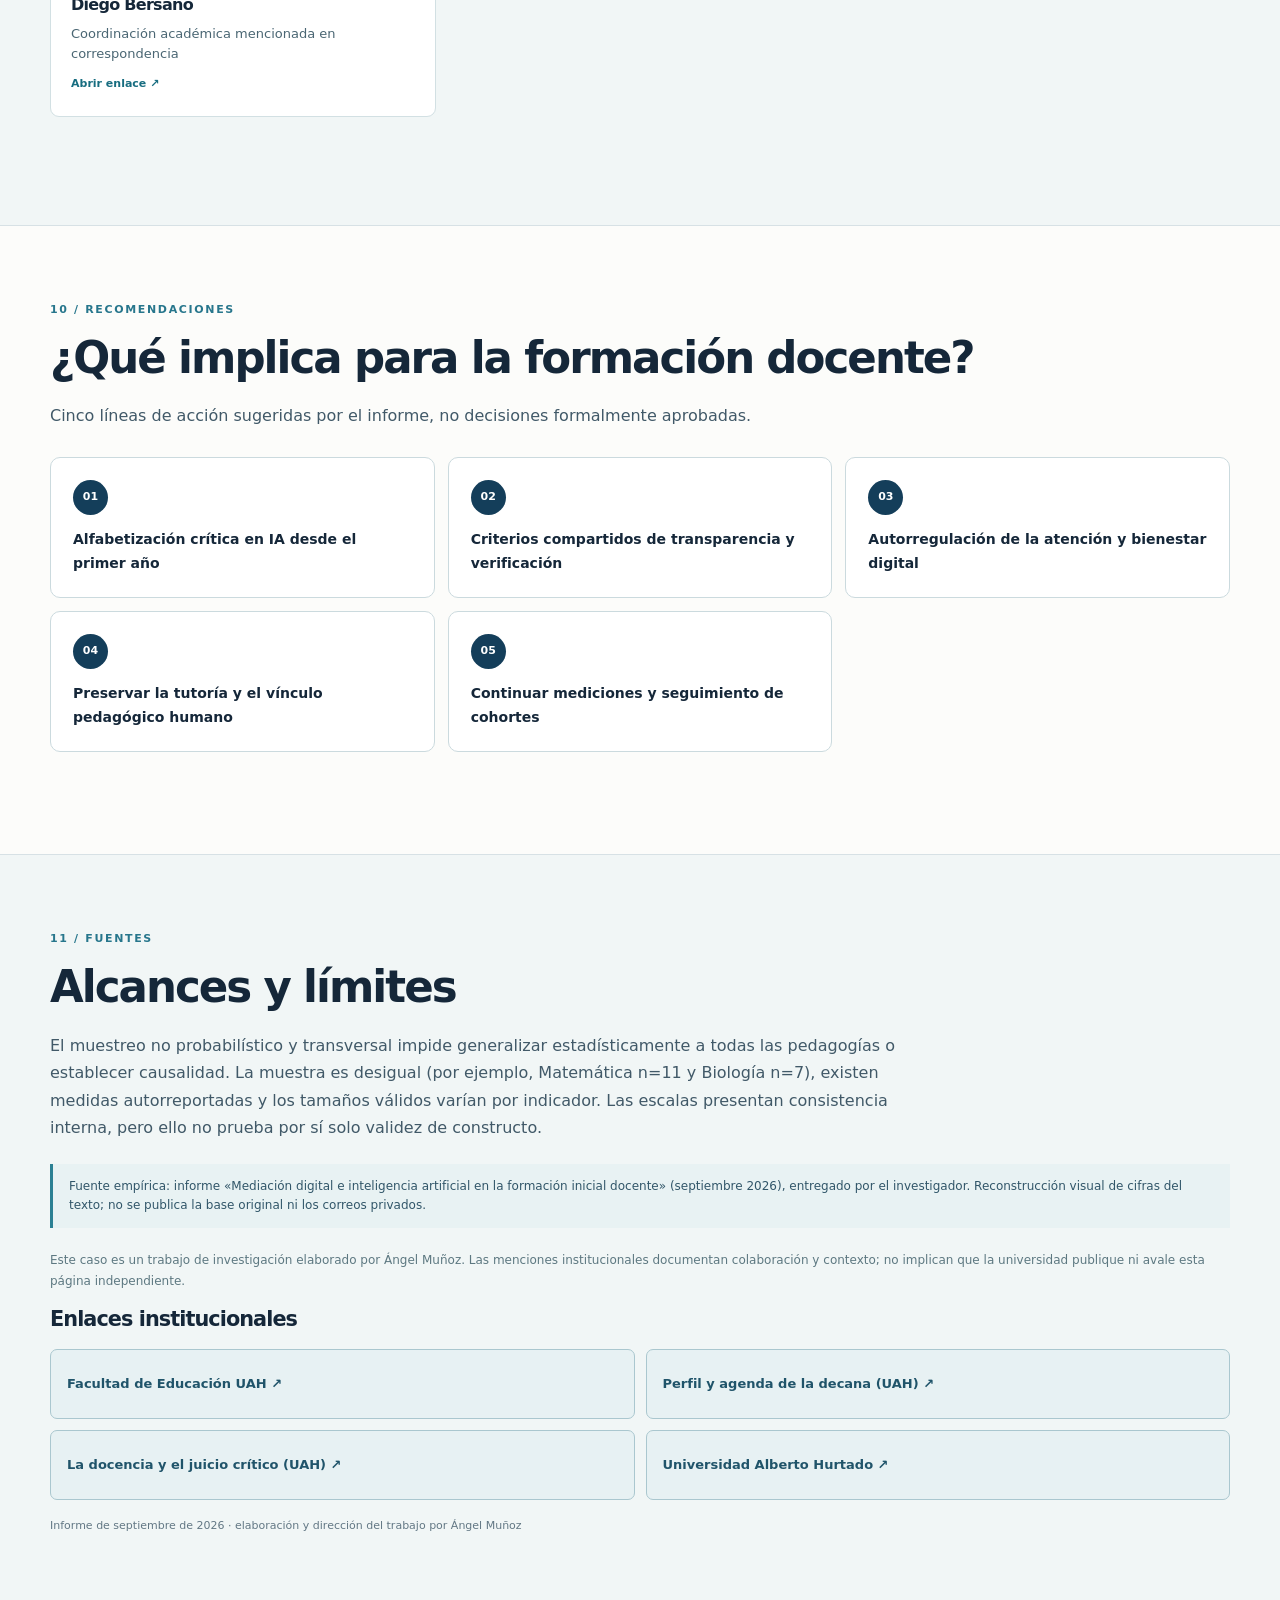
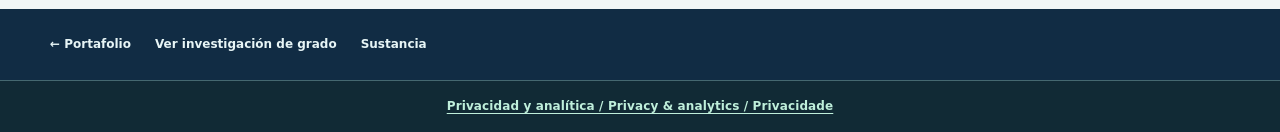
<file: pedagogias/index.html>
<!doctype html>
<html lang="es">
<head>
<meta charset="utf-8">
<meta name="viewport" content="width=device-width, initial-scale=1">
<meta name="theme-color" content="#18395e">
<meta name="description" content="Mediación digital e inteligencia artificial en la formación inicial docente. Diagnóstico exploratorio de 190 estudiantes de primer año de seis pedagogías UAH, septiembre de 2026.">
<meta property="og:type" content="article">
<meta property="og:title" content="Mediación digital e IA en Pedagogías UAH · Diagnóstico 2026">
<meta property="og:description" content="Investigación cuantitativa para la Facultad de Educación UAH: recolección presencial, R Shiny, cinco escalas, evidencia y conversación institucional.">
<link rel="canonical" href="https://nglmnz.github.io/portafolio/pedagogias/">
<link rel="stylesheet" href="../assets/pedagogias.css">
<script src="../assets/pedagogias.js" defer></script>
<title>Mediación digital en Pedagogías UAH · Ángel Muñoz</title>
<link rel="stylesheet" href="../assets/privacy.css">
</head>
<body>
<div id="ped-app"><main style="max-width:950px;margin:12vh auto;padding:24px"><h1>Mediación digital en Pedagogías UAH</h1><p>Cargando investigación · Loading study · Carregando pesquisa…</p></main></div>
<noscript><main style="max-width:800px;margin:10vh auto;padding:25px"><h1>Mediación digital e inteligencia artificial en la formación inicial docente</h1><p>Diagnóstico exploratorio · 190 participantes · Septiembre 2026.</p><p>Para mostrar los gráficos y la navegación de idioma, se requiere JavaScript.</p><p><a href="../">Volver al portafolio</a></p></main></noscript>
<div class="portfolio-privacy-footer"><a href="../privacidad/">Privacidad y analítica / Privacy &amp; analytics / Privacidade</a></div>
<script src="../assets/analytics-config.js" defer></script>
<script src="../assets/analytics.js" defer></script>
</body>
</html>
</file>
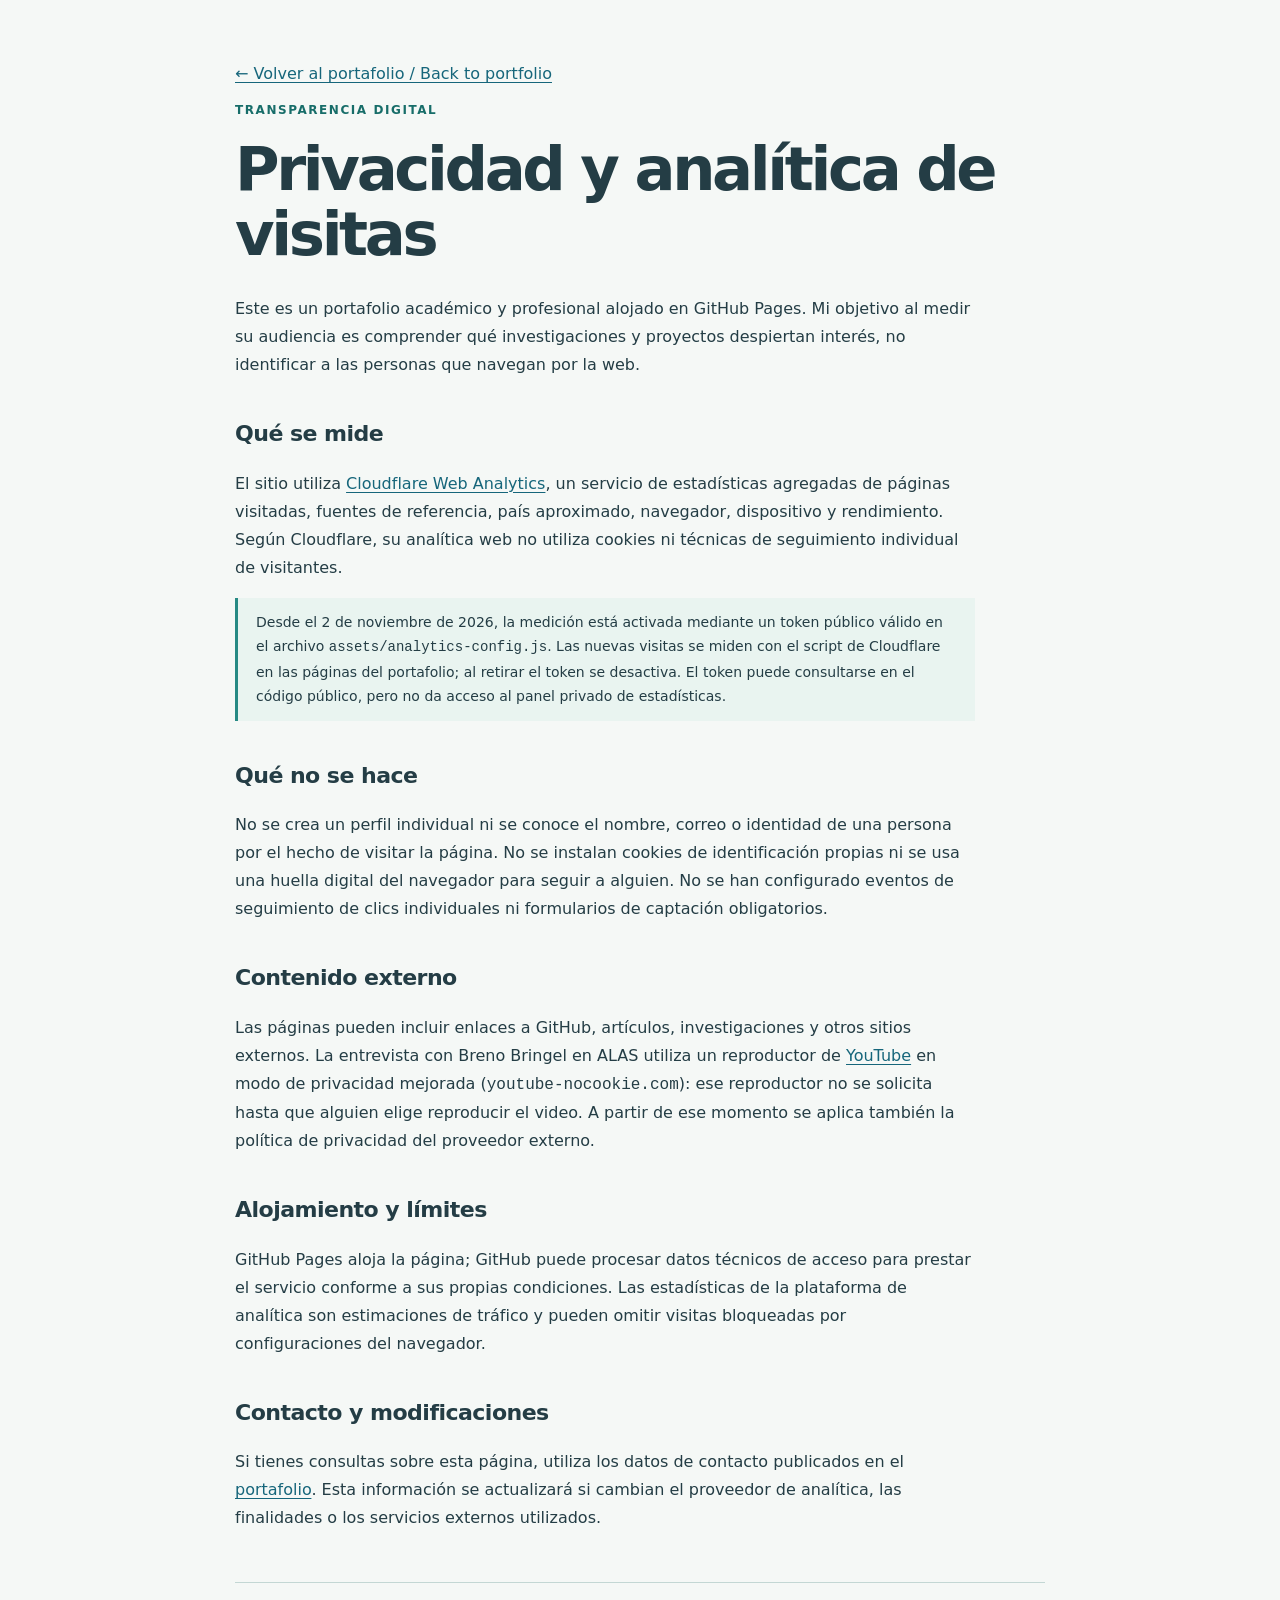
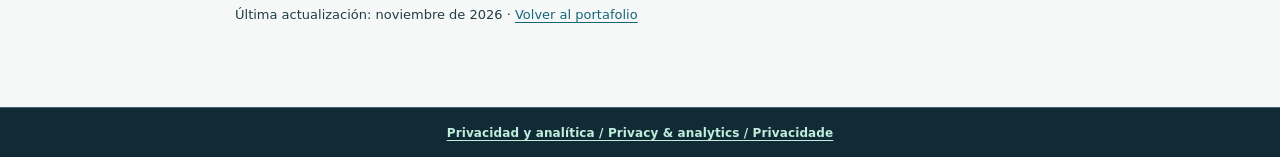
<file: privacidad/index.html>
<!doctype html>
<html lang="es">
<head>
<meta charset="utf-8"><meta name="viewport" content="width=device-width,initial-scale=1">
<meta name="robots" content="index,follow">
<title>Privacidad y analítica · Portafolio de Ángel Muñoz</title>
<meta name="description" content="Transparencia sobre analítica de visitas y reproducción de videos en el portafolio de Ángel Muñoz.">
<link rel="canonical" href="https://nglmnz.github.io/portafolio/privacidad/">
<style>
:root{color-scheme:light}*{box-sizing:border-box}
body{margin:0;background:#f5f8f6;color:#243d45;font:400 16px/1.75 system-ui,-apple-system,"Segoe UI",Arial,sans-serif}
main{width:min(810px,calc(100% - 40px));margin:0 auto;padding:60px 0 80px}
h1{font-size:clamp(2.4rem,6vw,3.8rem);line-height:1.07;letter-spacing:-.055em;margin:16px 0 28px}h2{font-size:1.38rem;margin:36px 0 10px;letter-spacing:-.025em}
a{color:#16667b;text-underline-offset:3px}p,li{max-width:740px}
.tag{font-size:12px;font-weight:800;letter-spacing:.13em;color:#176d69}
.note{font-size:14px;border-left:3px solid #278a84;padding:12px 18px;background:#e9f4f0}
footer{margin-top:50px;border-top:1px solid #c3d7d4;padding-top:21px;font-size:13px}
</style>
</head>
<body><main>
<a href="../">← Volver al portafolio / Back to portfolio</a>
<p class="tag">TRANSPARENCIA DIGITAL</p>
<h1>Privacidad y analítica de visitas</h1>
<p>Este es un portafolio académico y profesional alojado en GitHub Pages. Mi objetivo al medir su audiencia es comprender qué investigaciones y proyectos despiertan interés, no identificar a las personas que navegan por la web.</p>
<h2>Qué se mide</h2>
<p>El sitio utiliza <a href="https://developers.cloudflare.com/web-analytics/about/" target="_blank" rel="noopener noreferrer">Cloudflare Web Analytics</a>, un servicio de estadísticas agregadas de páginas visitadas, fuentes de referencia, país aproximado, navegador, dispositivo y rendimiento. Según Cloudflare, su analítica web no utiliza cookies ni técnicas de seguimiento individual de visitantes.</p>
<p class="note">Desde el 2 de noviembre de 2026, la medición está activada mediante un token público válido en el archivo <code>assets/analytics-config.js</code>. Las nuevas visitas se miden con el script de Cloudflare en las páginas del portafolio; al retirar el token se desactiva. El token puede consultarse en el código público, pero no da acceso al panel privado de estadísticas.</p>
<h2>Qué no se hace</h2>
<p>No se crea un perfil individual ni se conoce el nombre, correo o identidad de una persona por el hecho de visitar la página. No se instalan cookies de identificación propias ni se usa una huella digital del navegador para seguir a alguien. No se han configurado eventos de seguimiento de clics individuales ni formularios de captación obligatorios.</p>
<h2>Contenido externo</h2>
<p>Las páginas pueden incluir enlaces a GitHub, artículos, investigaciones y otros sitios externos. La entrevista con Breno Bringel en ALAS utiliza un reproductor de <a href="https://www.youtube.com/" target="_blank" rel="noopener noreferrer">YouTube</a> en modo de privacidad mejorada (<code>youtube-nocookie.com</code>): ese reproductor no se solicita hasta que alguien elige reproducir el video. A partir de ese momento se aplica también la política de privacidad del proveedor externo.</p>
<h2>Alojamiento y límites</h2>
<p>GitHub Pages aloja la página; GitHub puede procesar datos técnicos de acceso para prestar el servicio conforme a sus propias condiciones. Las estadísticas de la plataforma de analítica son estimaciones de tráfico y pueden omitir visitas bloqueadas por configuraciones del navegador.</p>
<h2>Contacto y modificaciones</h2>
<p>Si tienes consultas sobre esta página, utiliza los datos de contacto publicados en el <a href="../#contacto">portafolio</a>. Esta información se actualizará si cambian el proveedor de analítica, las finalidades o los servicios externos utilizados.</p>
<footer>Última actualización: noviembre de 2026 · <a href="../">Volver al portafolio</a></footer>
</main>
<link rel="stylesheet" href="../assets/privacy.css">
<script src="../assets/analytics-config.js" defer></script>
<script src="../assets/analytics.js" defer></script>
<div class="portfolio-privacy-footer"><a href="./">Privacidad y analítica / Privacy &amp; analytics / Privacidade</a></div>
</body></html>
</file>
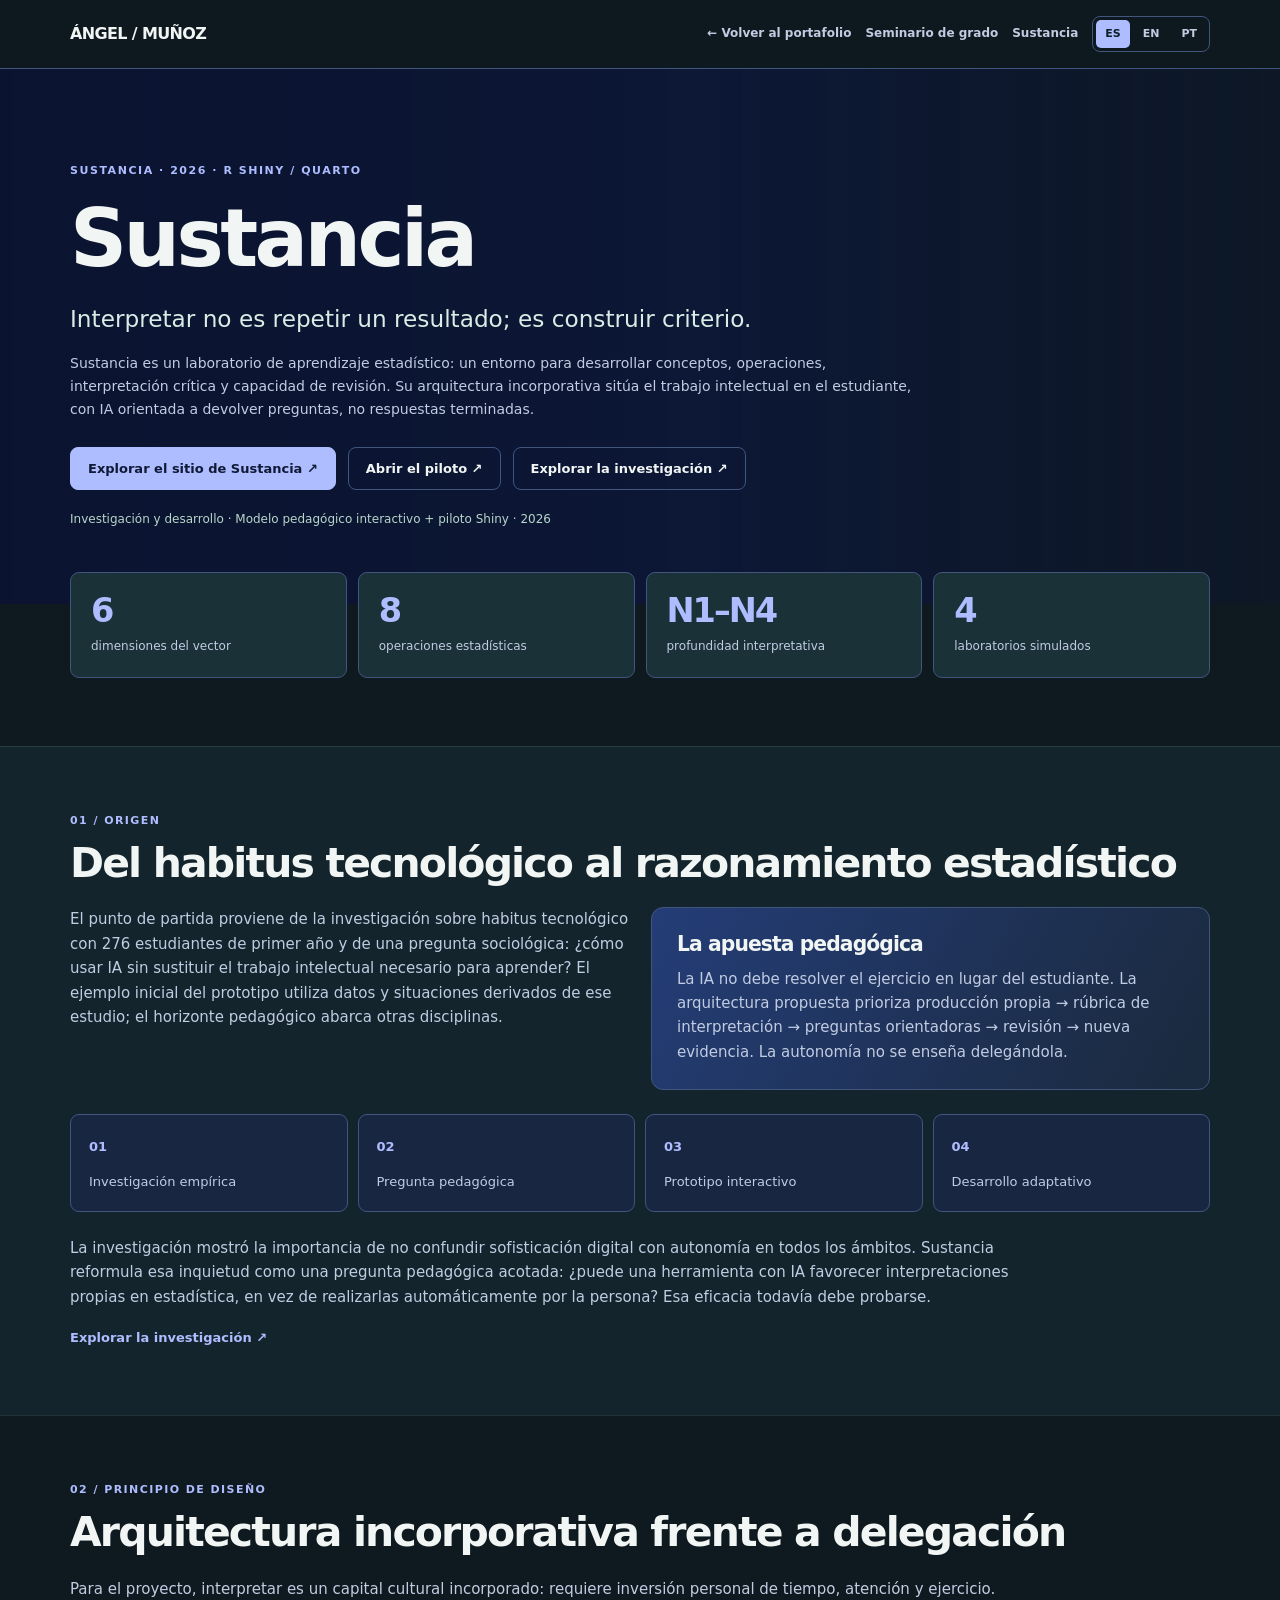
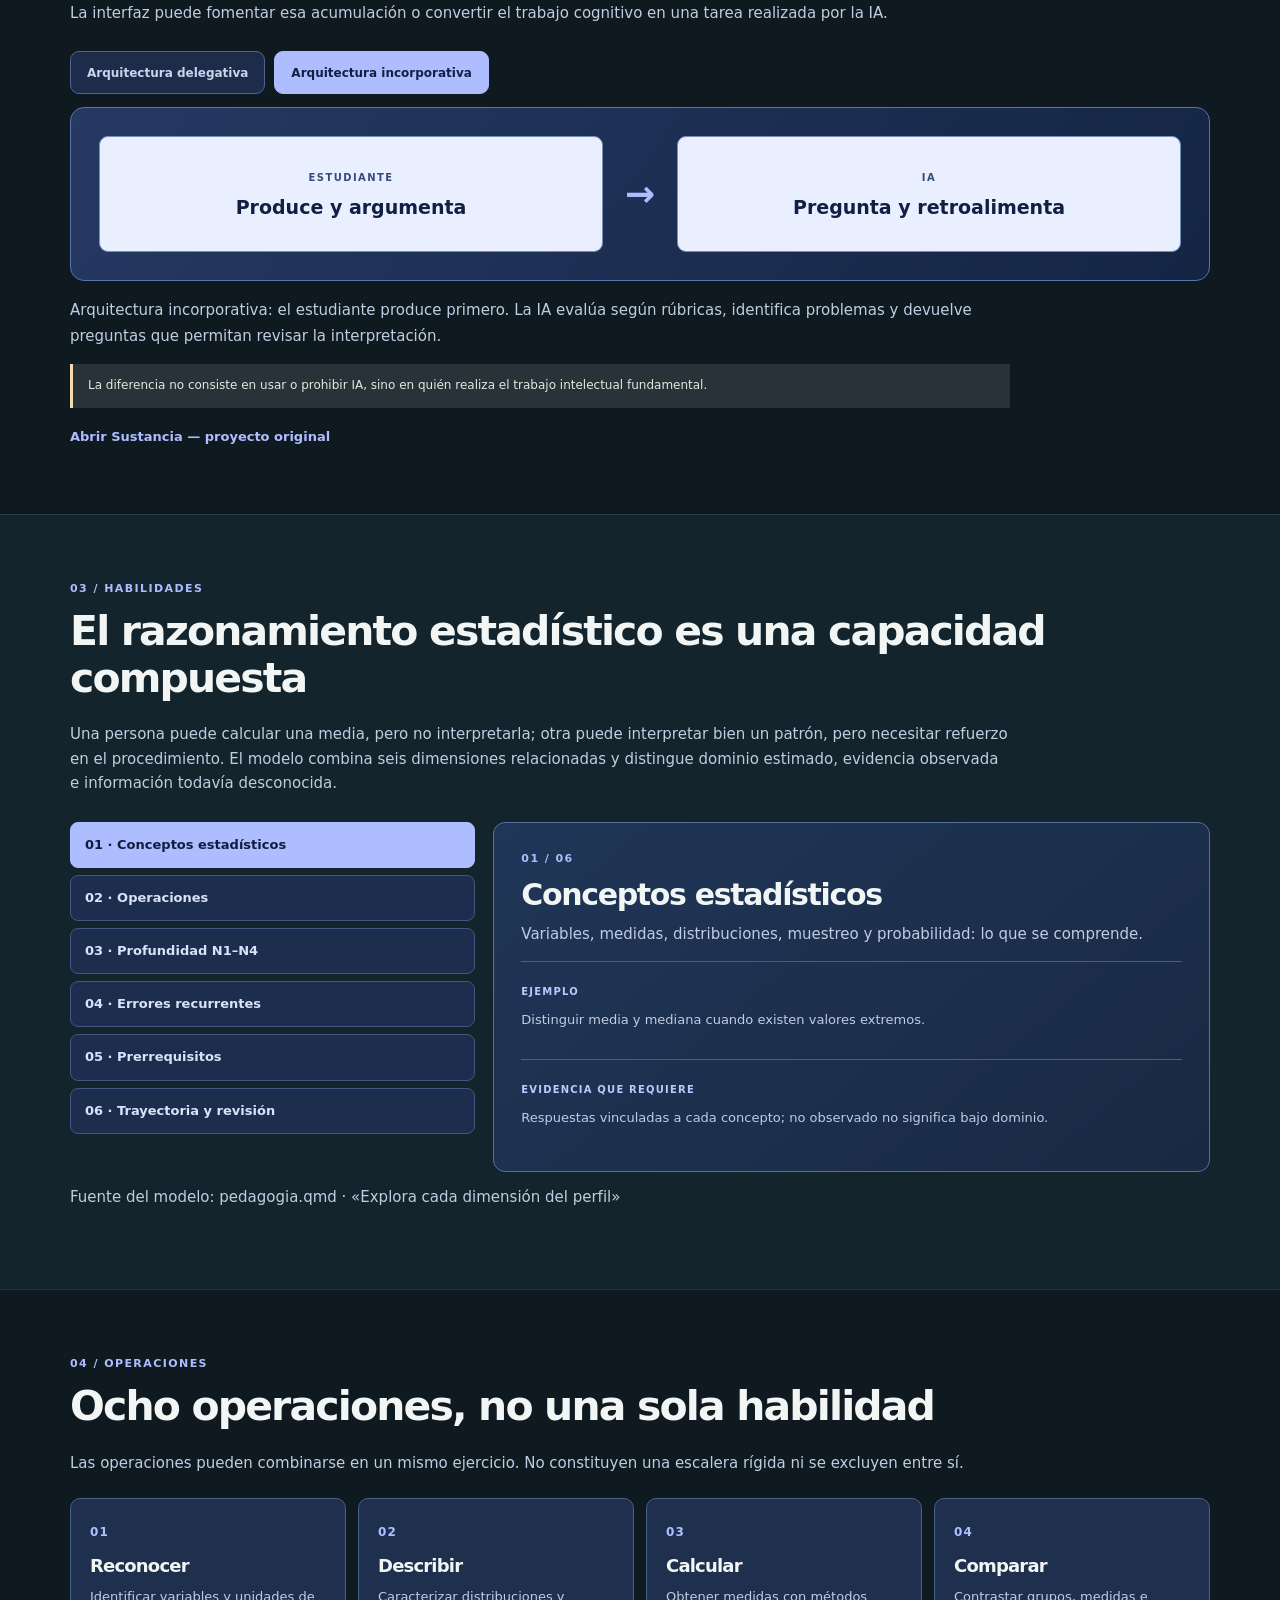
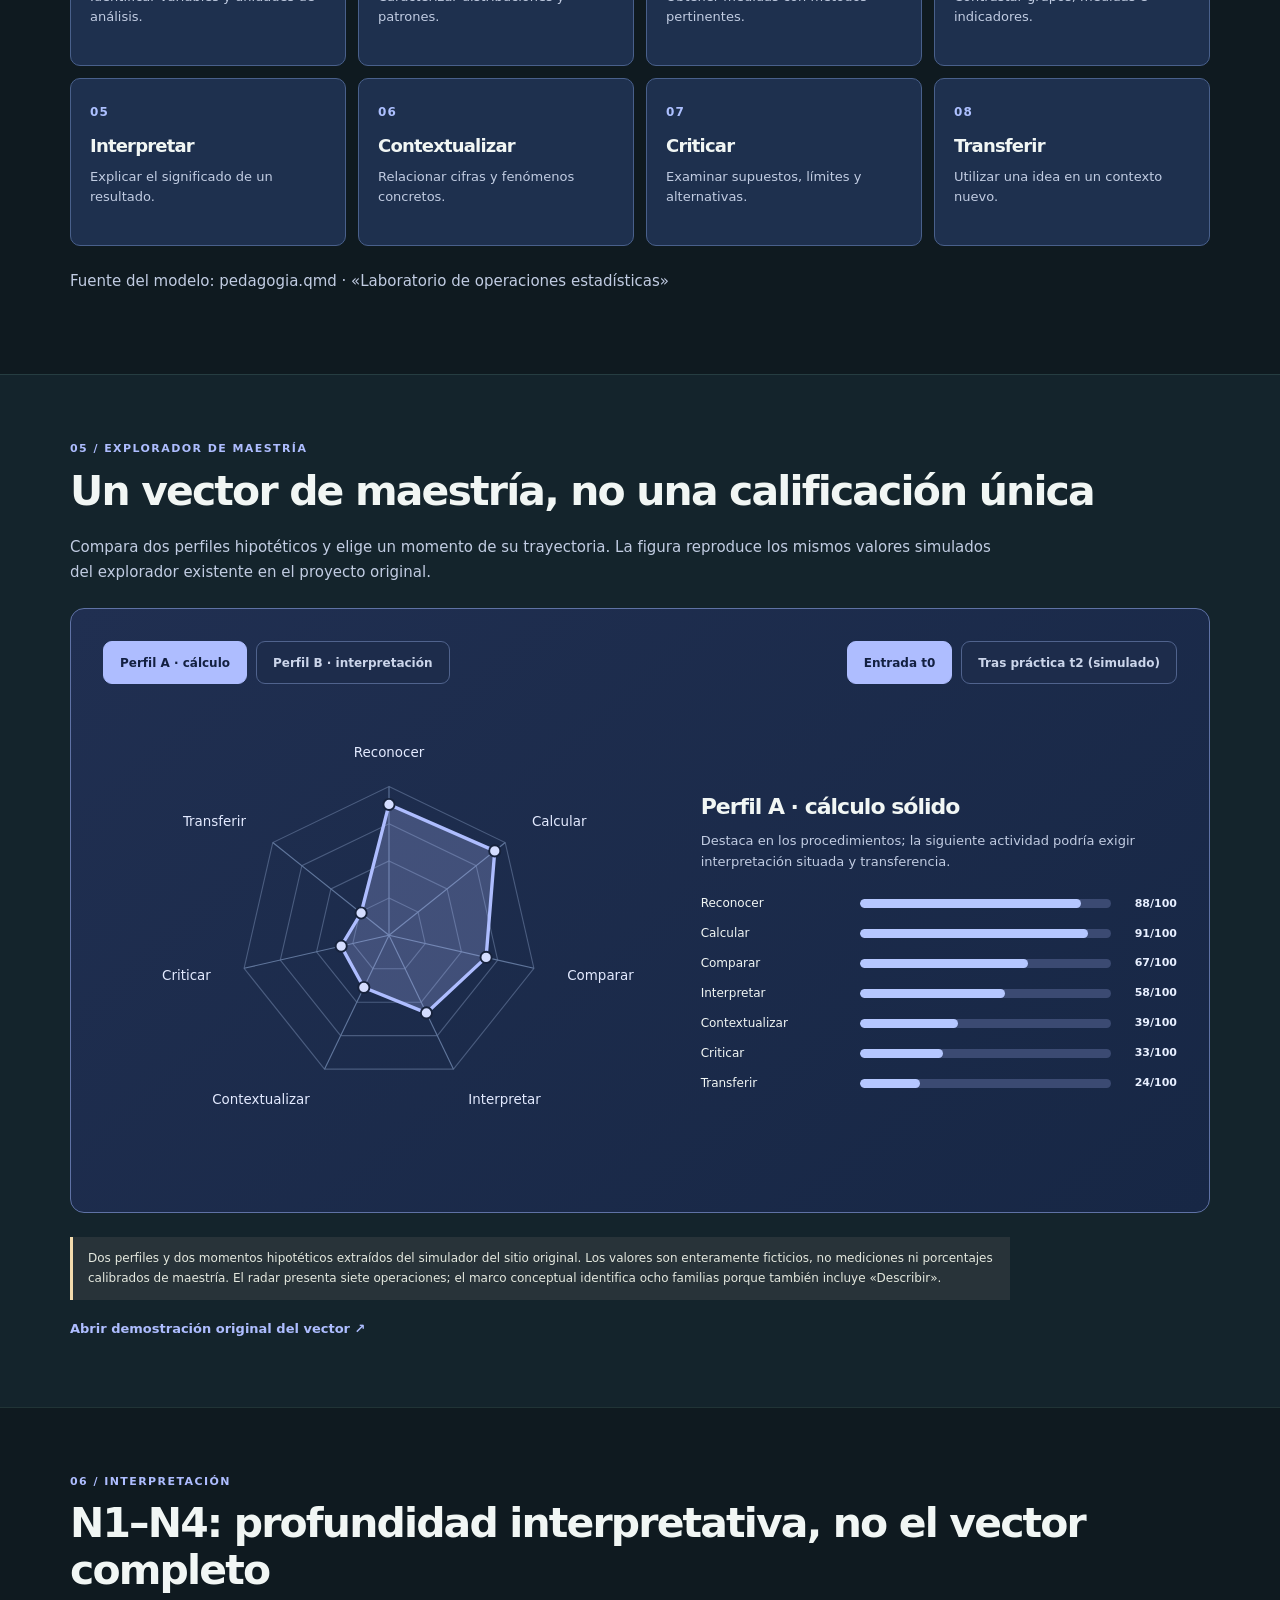
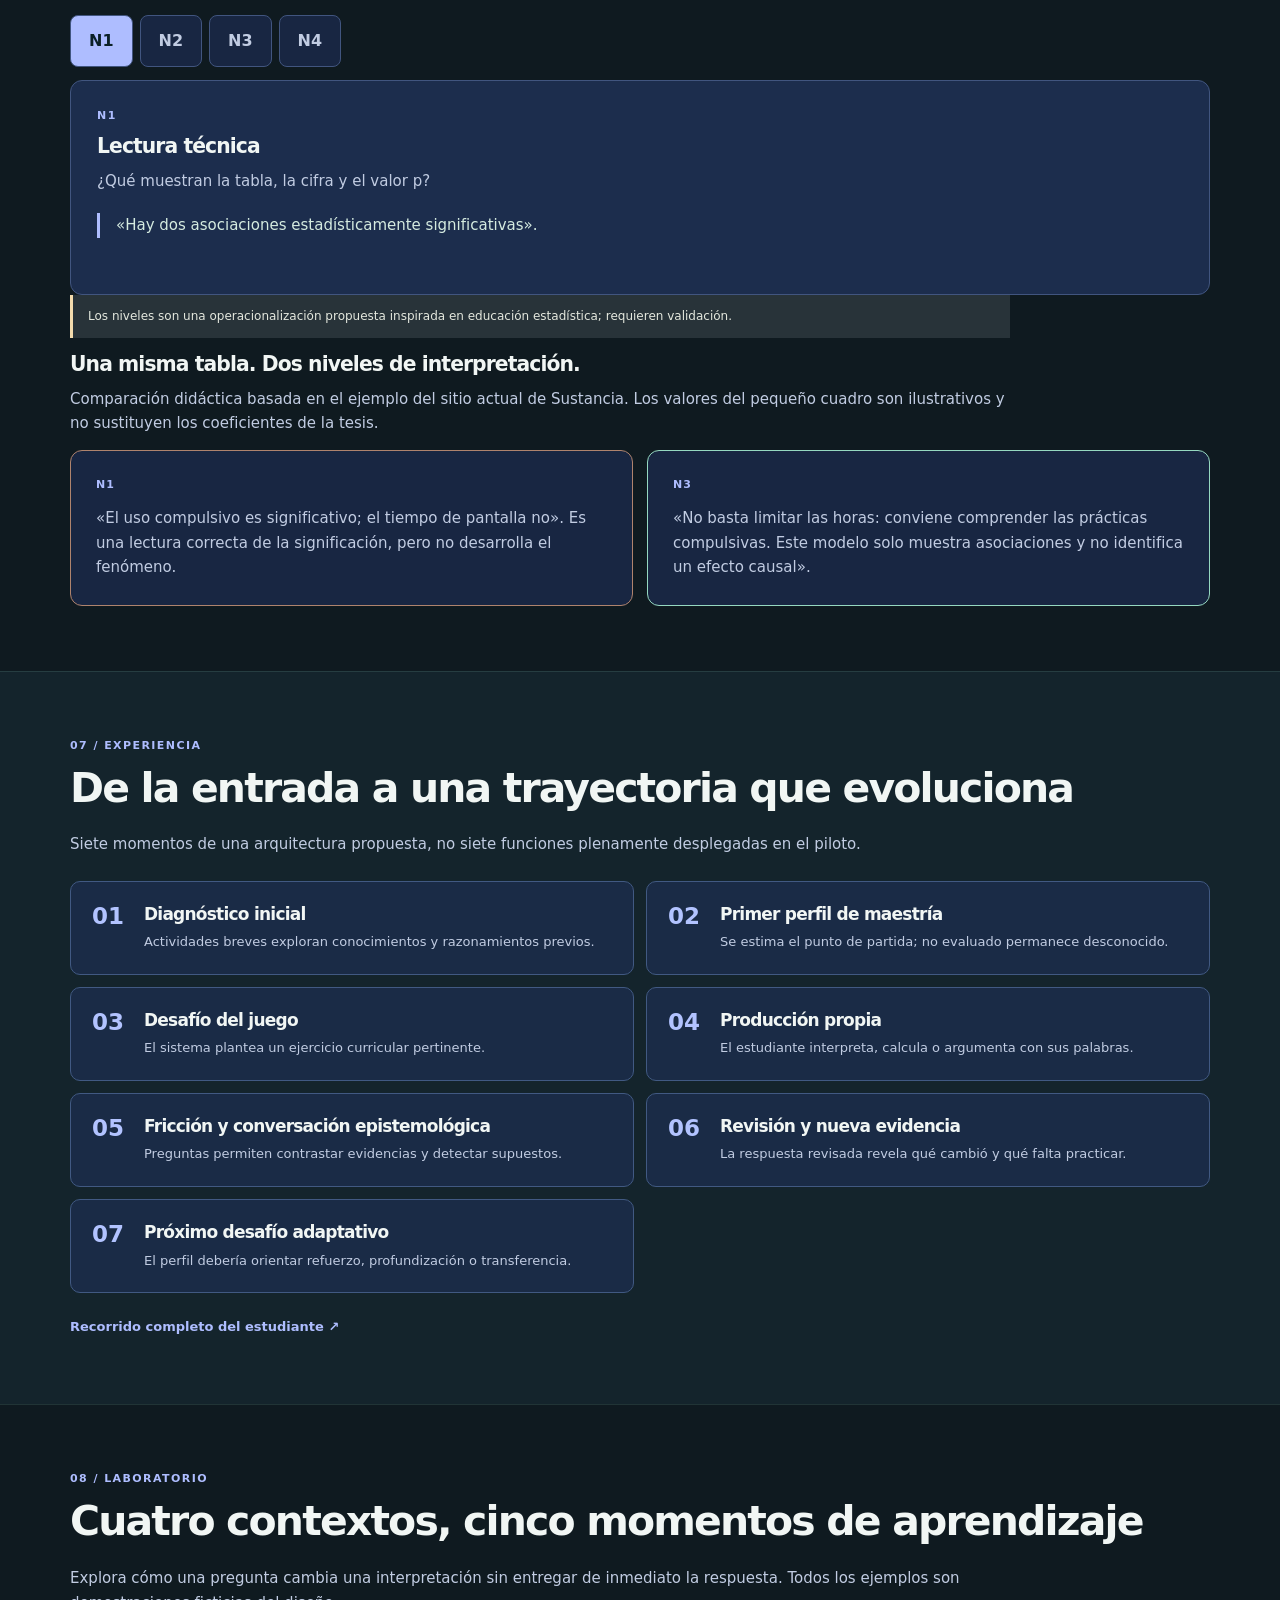
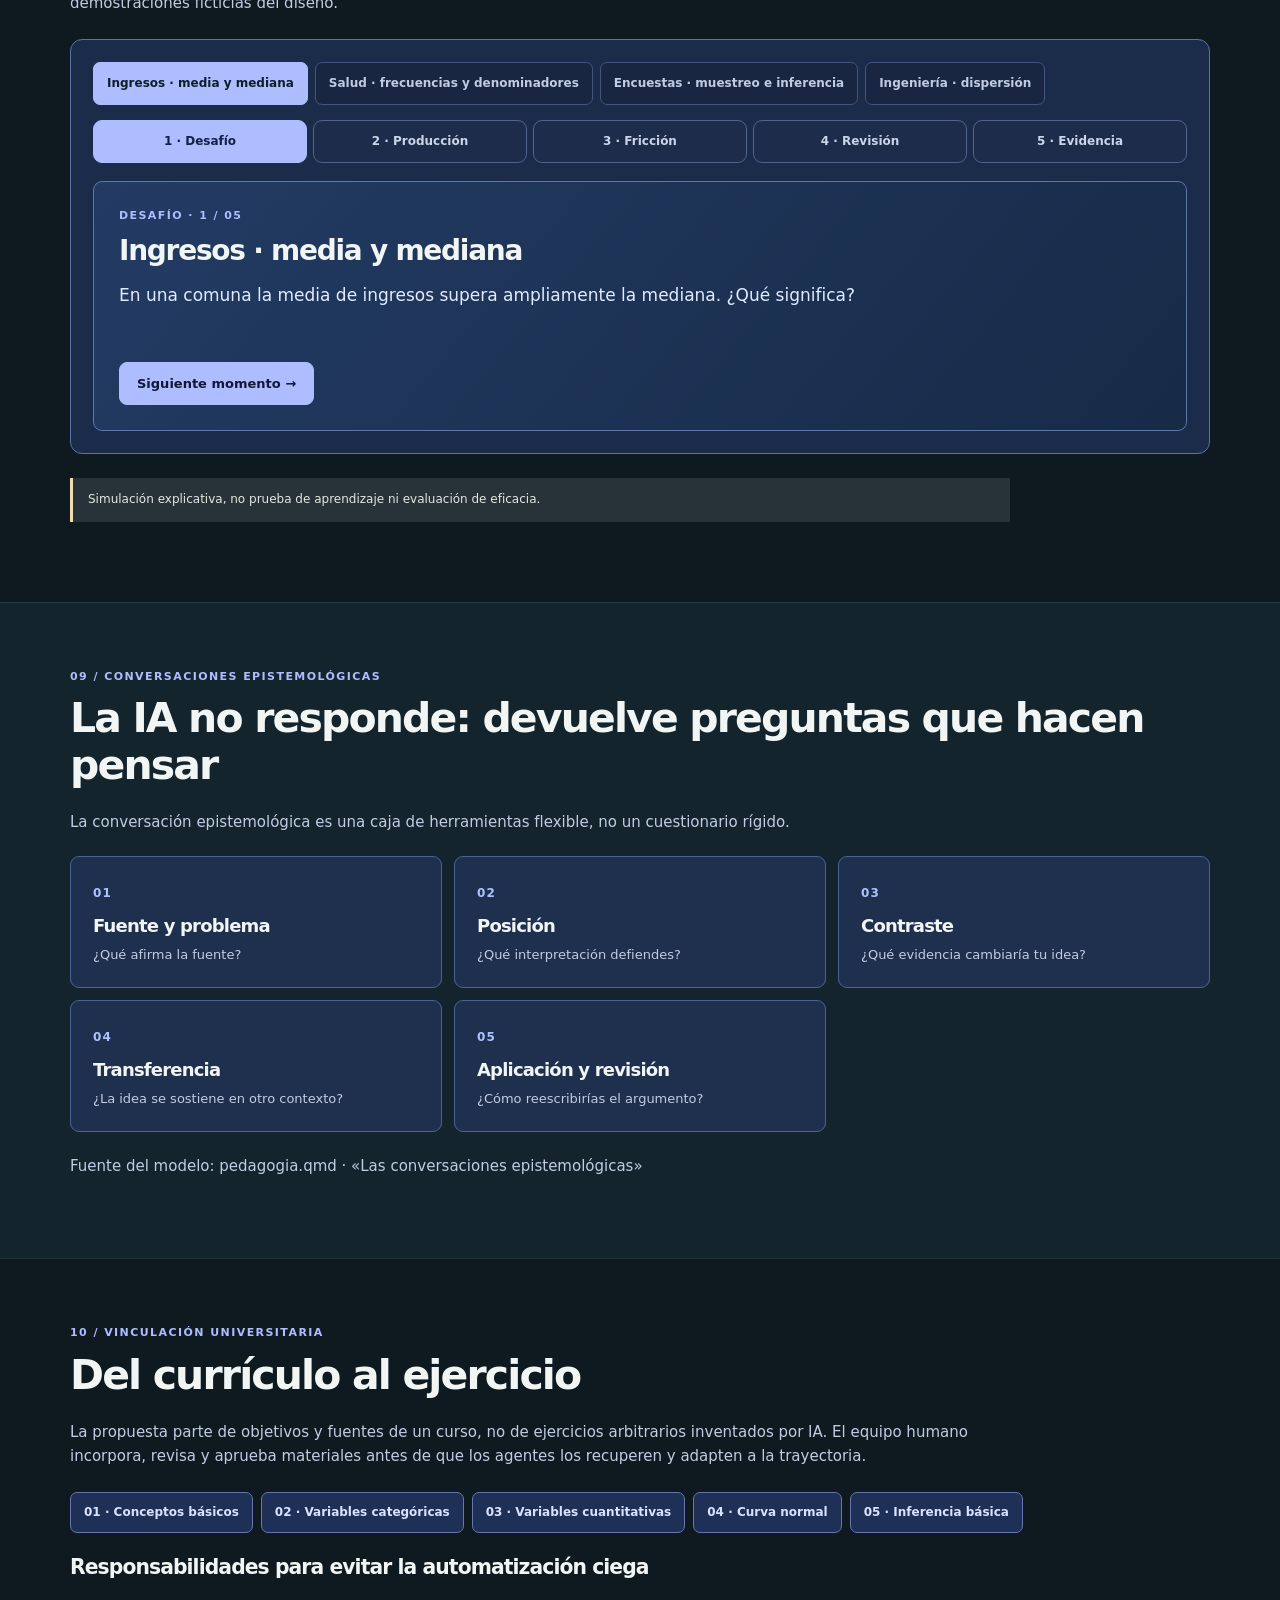
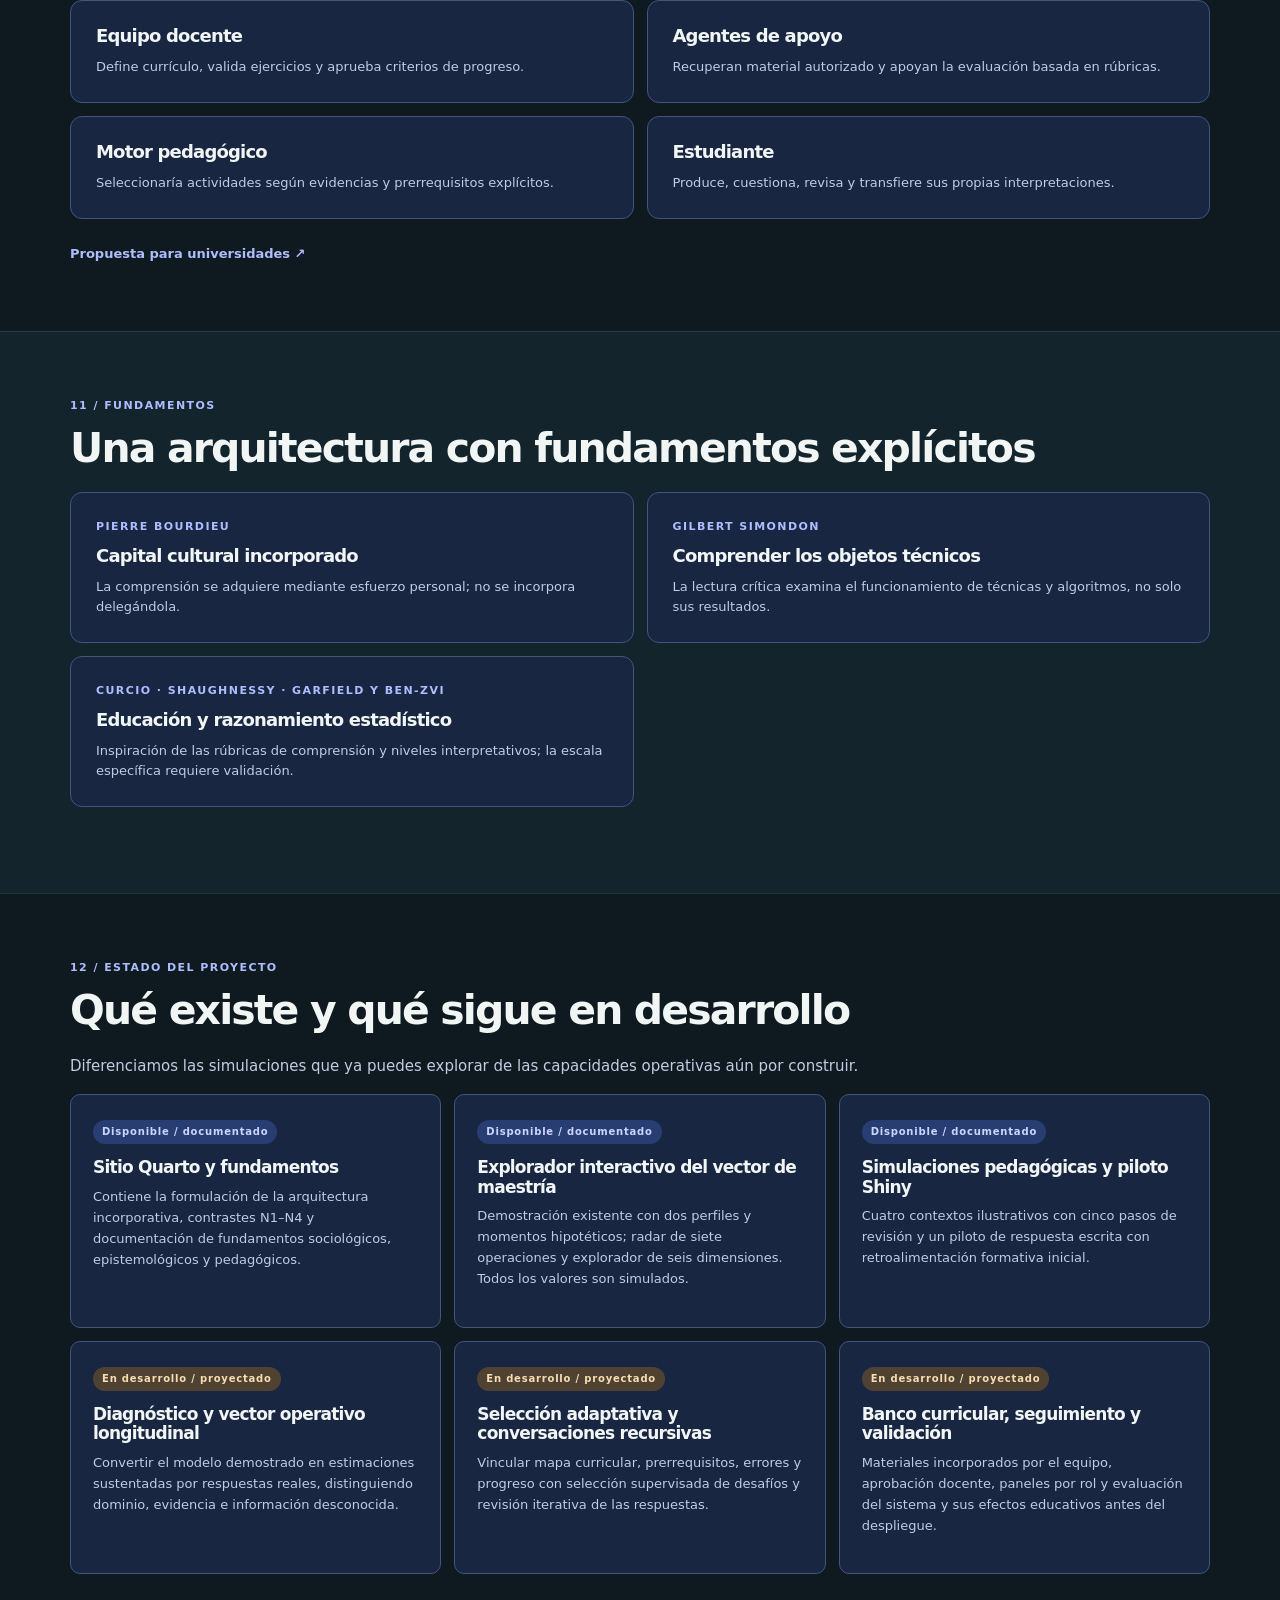
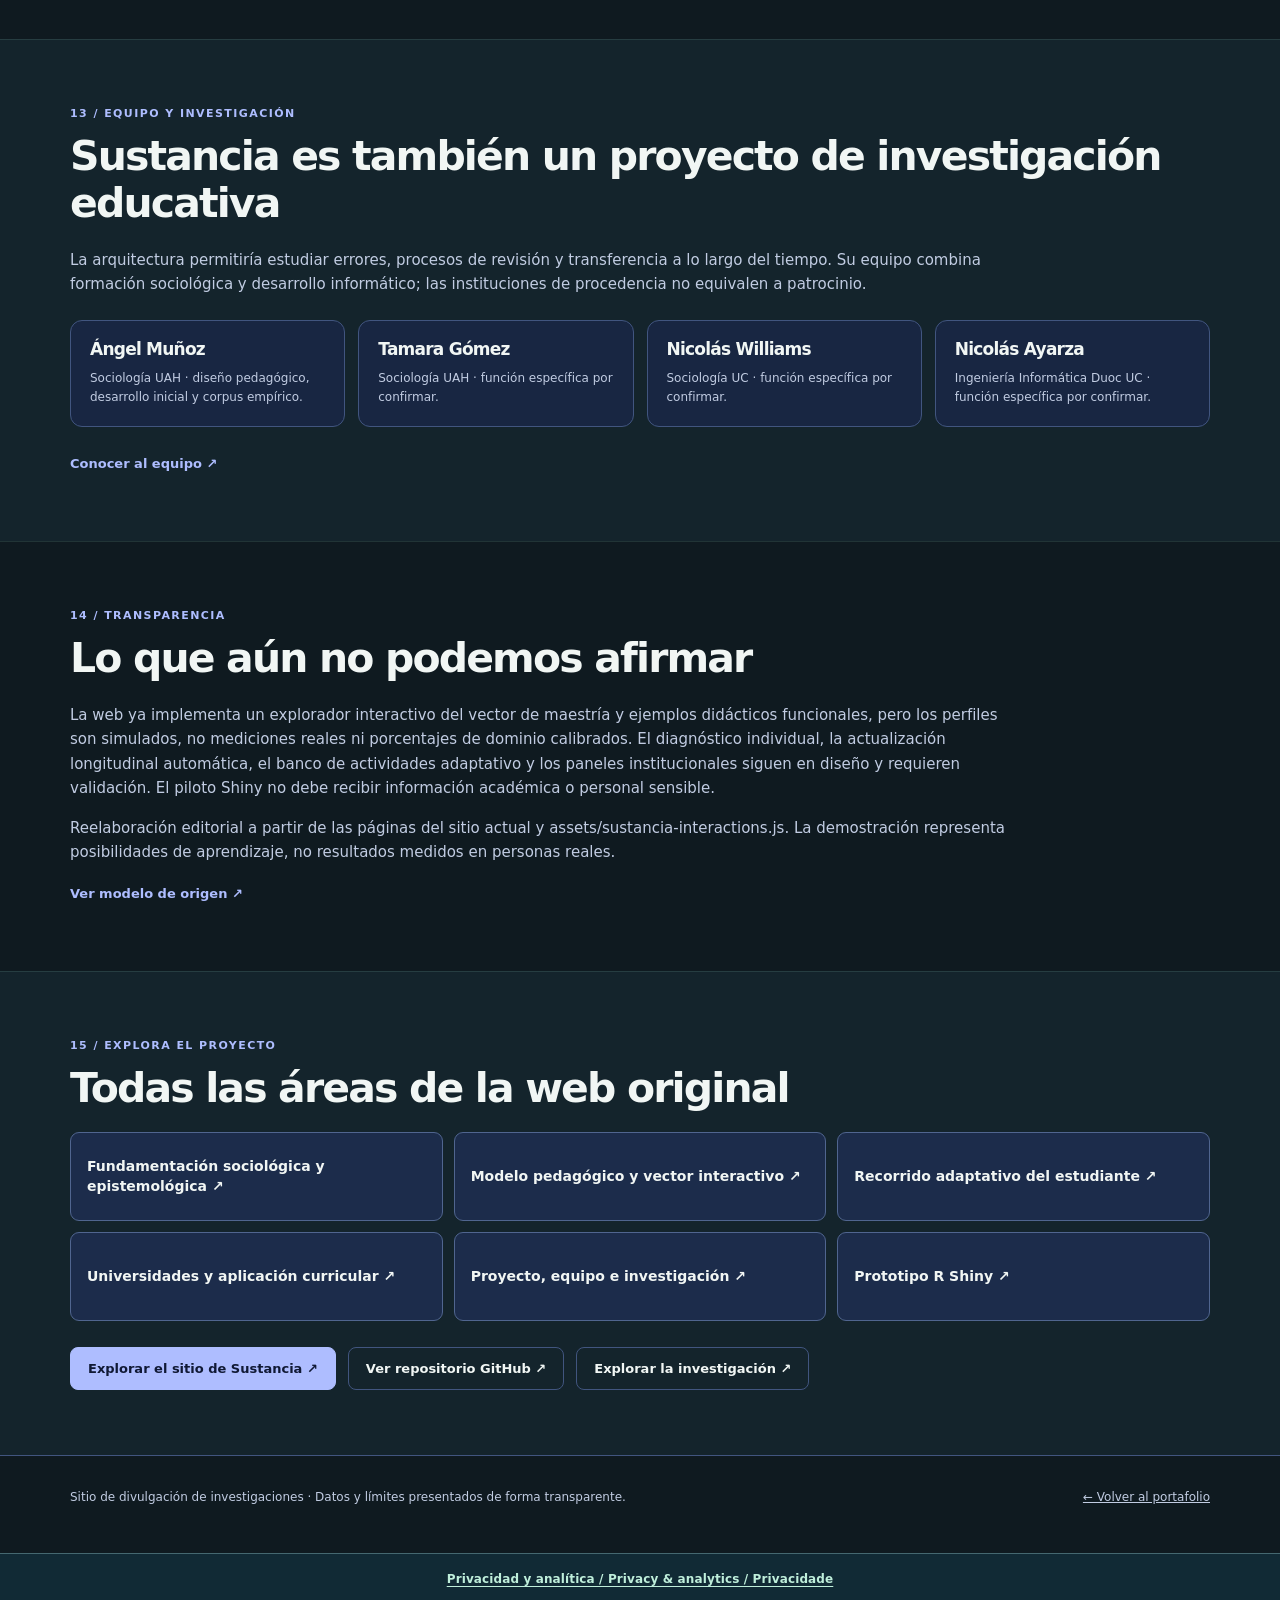
<file: sustancia/index.html>
<!doctype html>
<html lang="es">
<head>
<meta charset="utf-8">
<meta name="viewport" content="width=device-width,initial-scale=1">
<meta name="theme-color" content="#0f1a20">
<meta name="description" content="Caso de proyecto Sustancia: R Shiny, Quarto, rúbricas N1-N4, retroalimentación y arquitectura de aprendizaje adaptativo en desarrollo.">
<meta property="og:type" content="article">
<meta property="og:title" content="Sustancia · Interpretación estadística e innovación pedagógica">
<meta property="og:description" content="Caso de proyecto Sustancia: R Shiny, Quarto, rúbricas N1-N4, retroalimentación y arquitectura de aprendizaje adaptativo en desarrollo.">
<link rel="canonical" href="https://nglmnz.github.io/portafolio/sustancia/">
<link rel="stylesheet" href="../assets/casos.css">
<script src="../assets/casos.js" defer></script>
<title>Sustancia · Interpretación estadística e innovación pedagógica</title>
<link rel="stylesheet" href="../assets/privacy.css">
</head>
<body data-case="sustancia">
<div id="case-app"><div class="container" style="padding:16vh 0"><p>Cargando contenido editorial / Loading / Carregando…</p></div></div>
<noscript><main class="container" style="padding:12vh 0"><h1>Sustancia · Interpretación estadística e innovación pedagógica</h1><p>Para explorar las visualizaciones y traducciones es necesario activar JavaScript.</p><p><a href="https://nglmnz.github.io/portafolio/">Volver al portafolio</a></p></main></noscript>
<div class="portfolio-privacy-footer"><a href="../privacidad/">Privacidad y analítica / Privacy &amp; analytics / Privacidade</a></div>
<script src="../assets/analytics-config.js" defer></script>
<script src="../assets/analytics.js" defer></script>
</body></html>
</file>
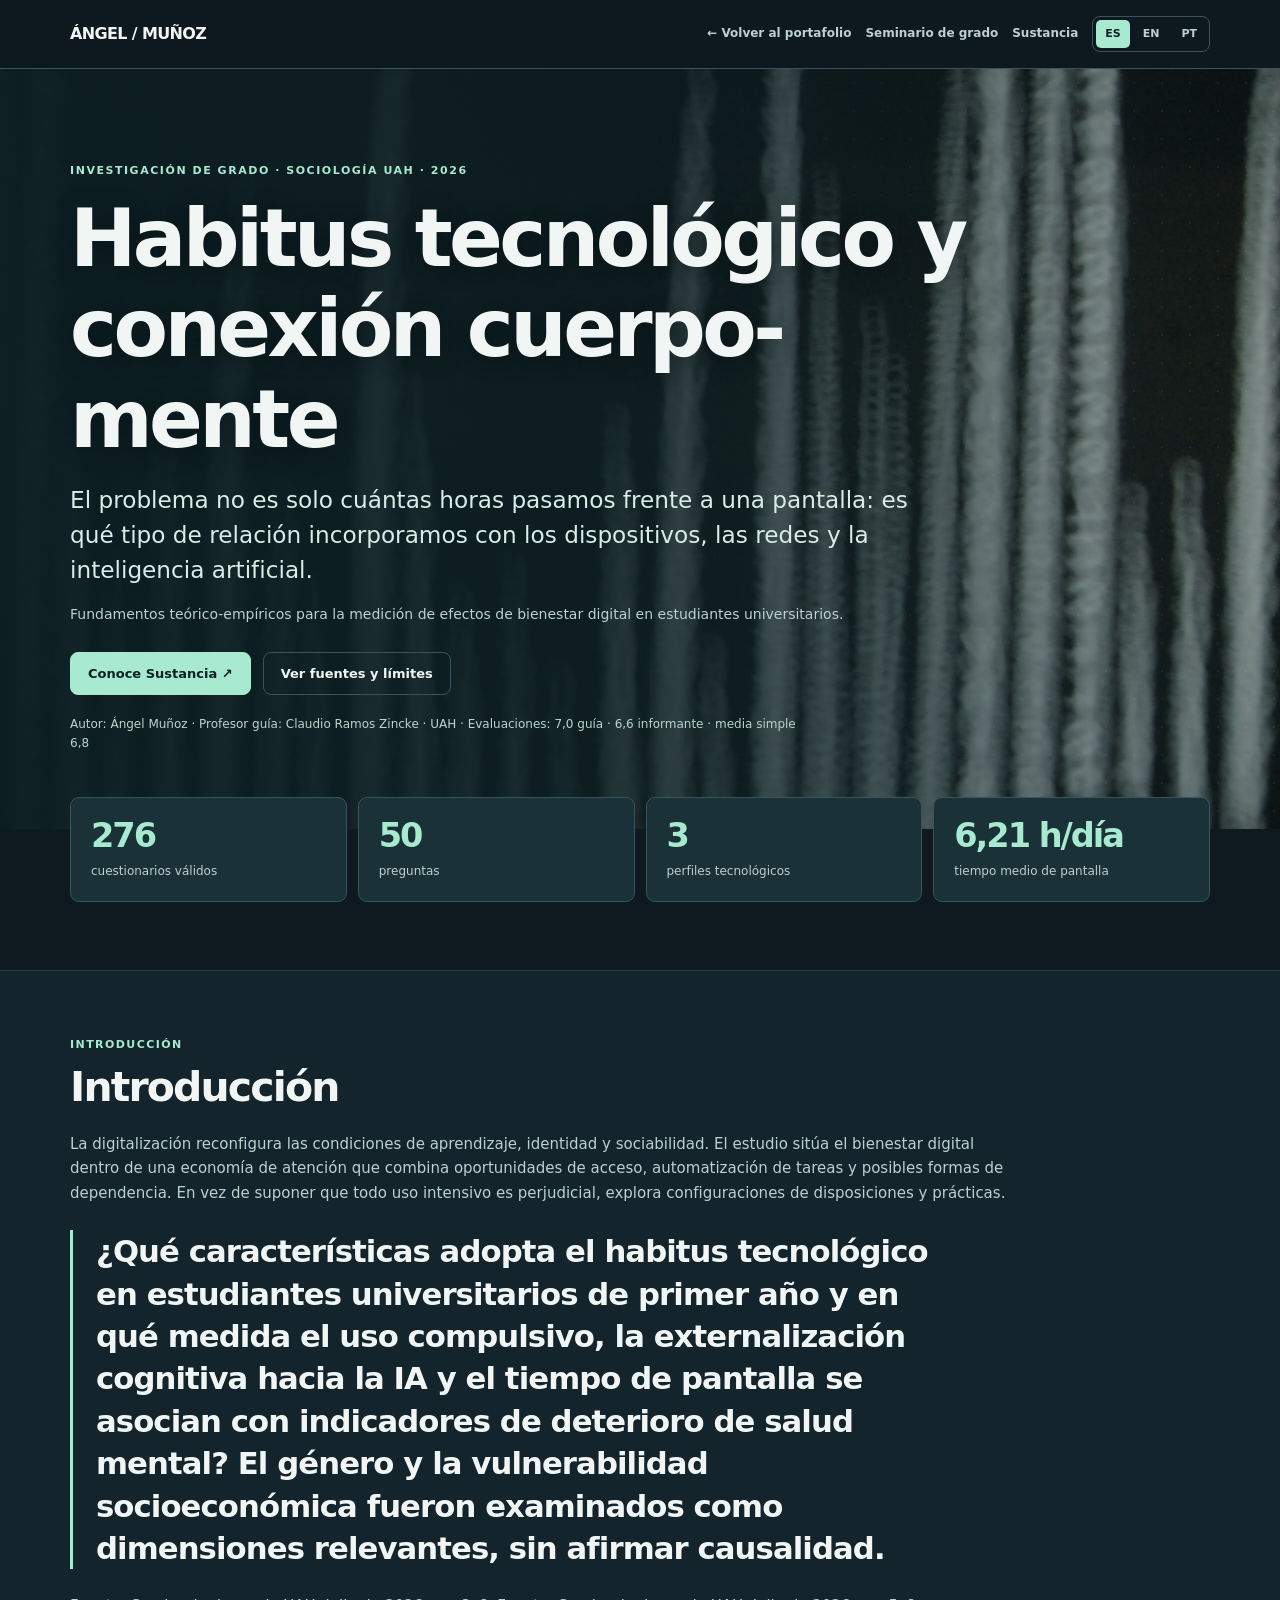
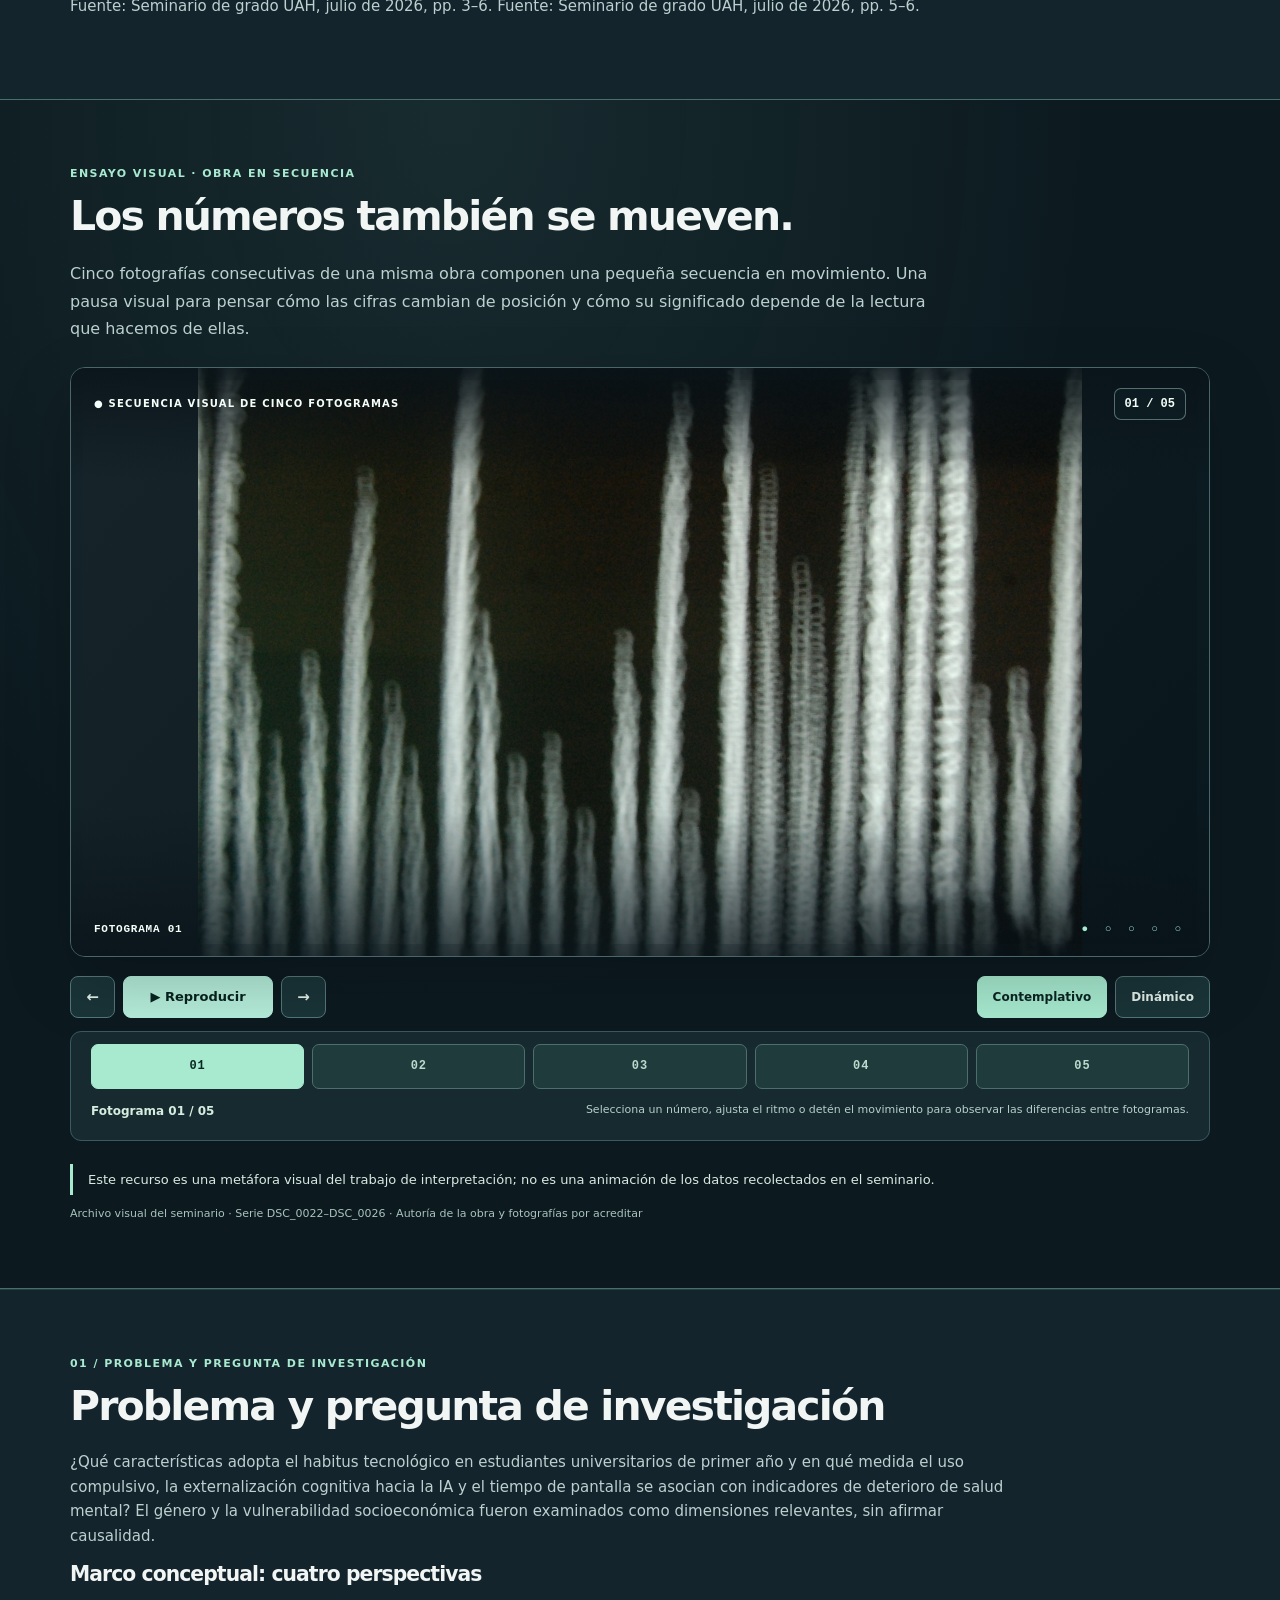
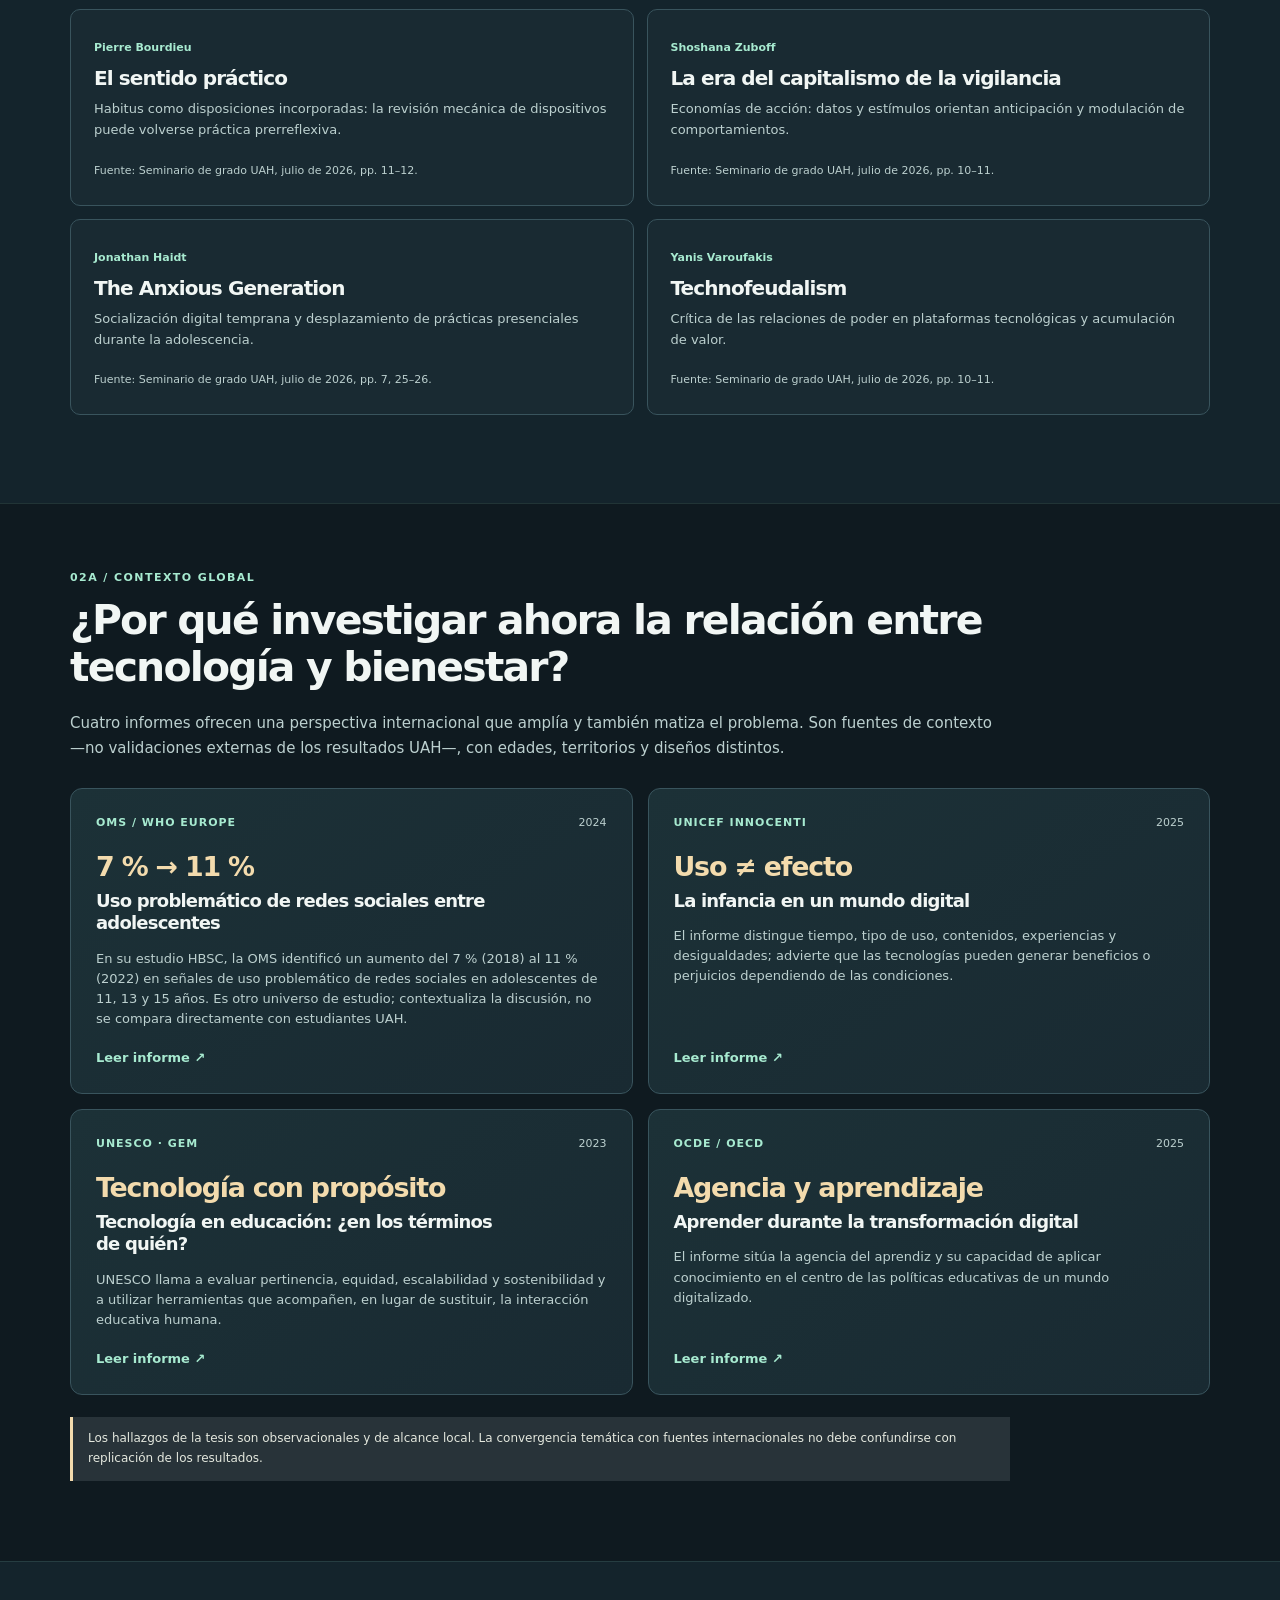
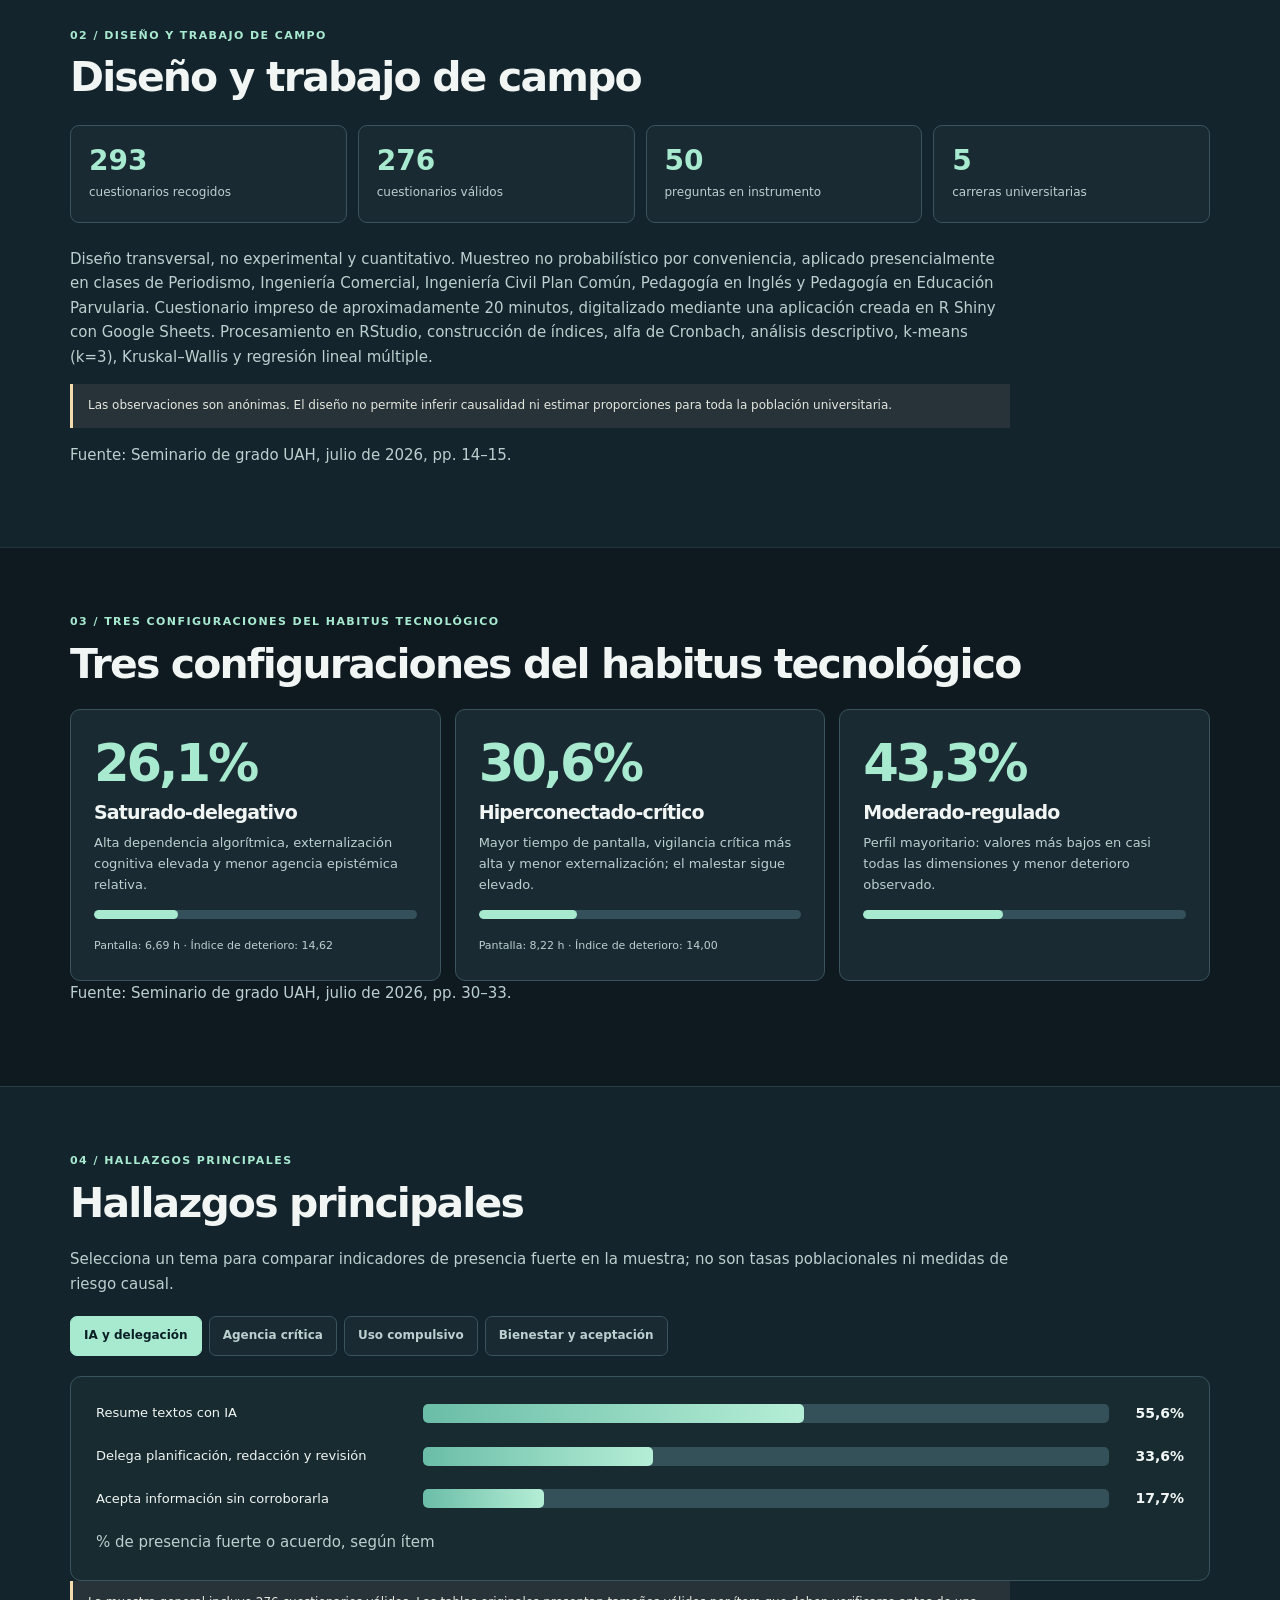
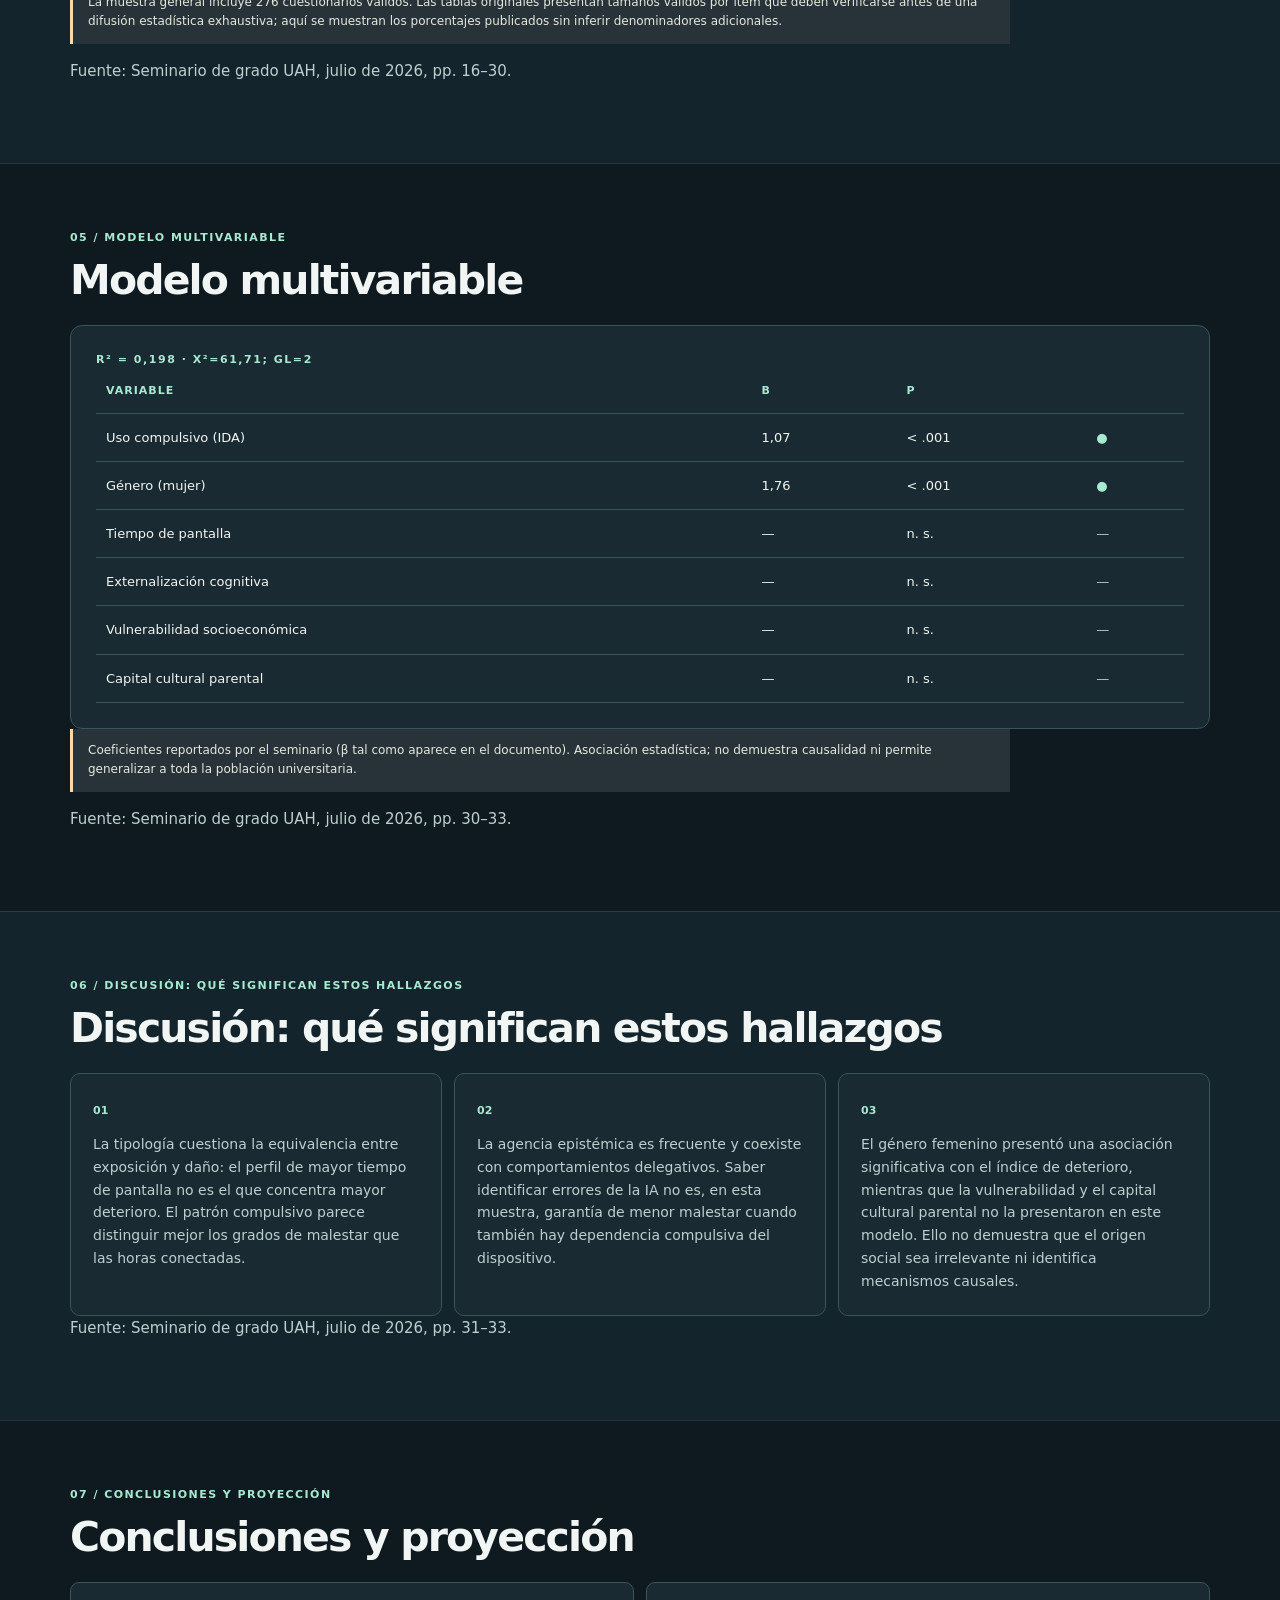
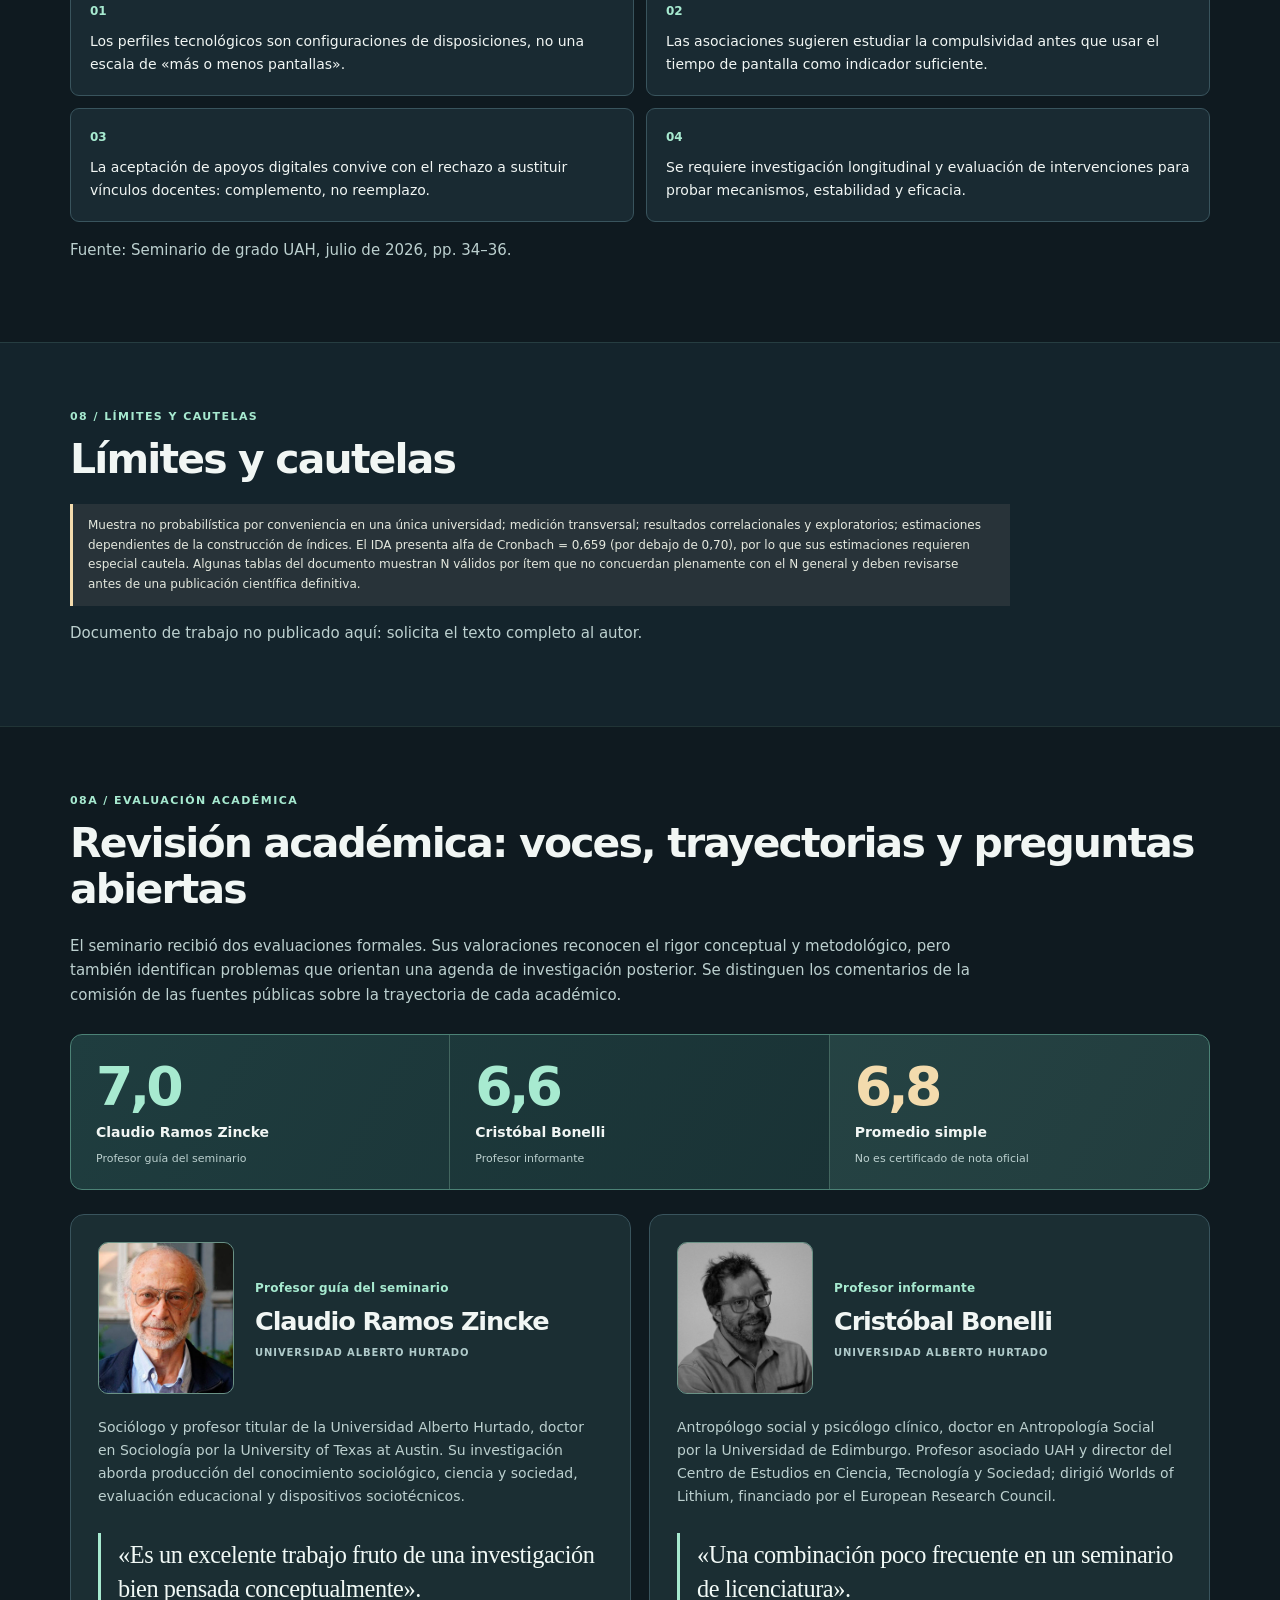
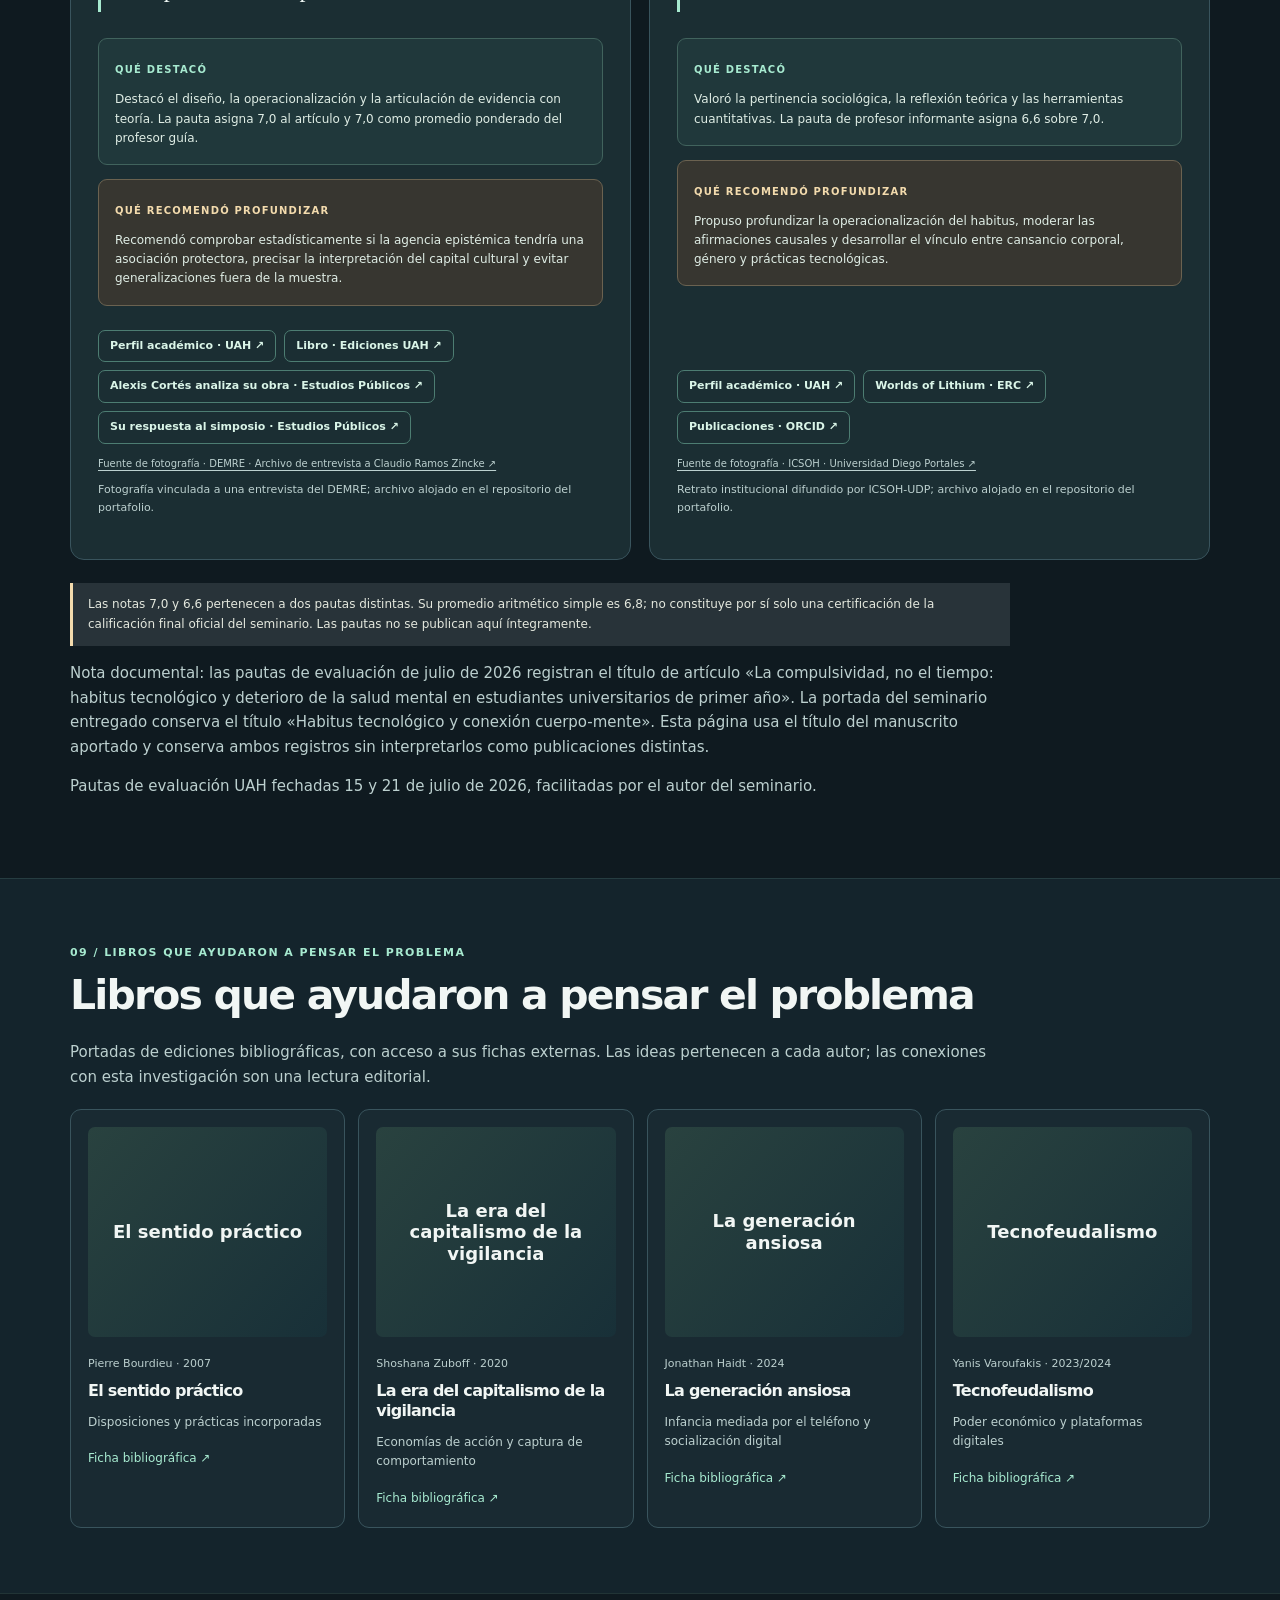
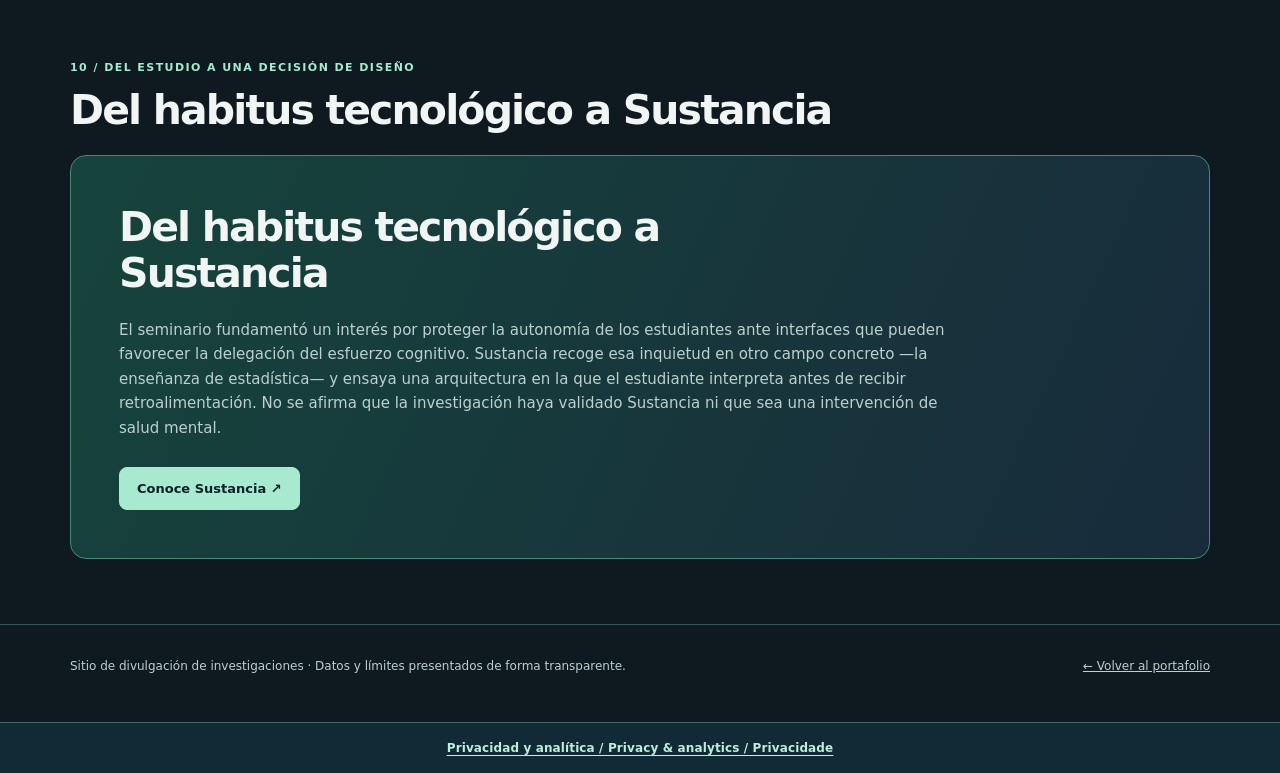
<file: tesis/index.html>
<!doctype html>
<html lang="es">
<head>
<meta charset="utf-8">
<meta name="viewport" content="width=device-width,initial-scale=1">
<meta name="theme-color" content="#0f1a20">
<meta name="description" content="Investigación de grado de Ángel Muñoz Rañiman: 276 cuestionarios válidos, habitus tecnológico, modelos estadísticos, resultados, conclusiones y fuentes.">
<meta property="og:type" content="article">
<meta property="og:title" content="Habitus tecnológico y conexión cuerpo-mente · Investigación de grado 2026">
<meta property="og:description" content="Investigación de grado de Ángel Muñoz Rañiman: 276 cuestionarios válidos, habitus tecnológico, modelos estadísticos, resultados, conclusiones y fuentes.">
<link rel="canonical" href="https://nglmnz.github.io/portafolio/tesis/">
<link rel="stylesheet" href="../assets/casos.css">
<script src="../assets/casos.js" defer></script>
<title>Habitus tecnológico y conexión cuerpo-mente · Investigación de grado 2026</title>
<link rel="stylesheet" href="../assets/privacy.css">
</head>
<body data-case="tesis">
<div id="case-app"><div class="container" style="padding:16vh 0"><p>Cargando contenido editorial / Loading / Carregando…</p></div></div>
<noscript><main class="container" style="padding:12vh 0"><h1>Habitus tecnológico y conexión cuerpo-mente · Investigación de grado 2026</h1><p>Para explorar las visualizaciones y traducciones es necesario activar JavaScript.</p><p><a href="https://nglmnz.github.io/portafolio/">Volver al portafolio</a></p></main></noscript>
<div class="portfolio-privacy-footer"><a href="../privacidad/">Privacidad y analítica / Privacy &amp; analytics / Privacidade</a></div>
<script src="../assets/analytics-config.js" defer></script>
<script src="../assets/analytics.js" defer></script>
</body></html>
</file>
<file: assets/privacy.css>
/* Small consistent privacy footer appended to public portfolio pages. */
.portfolio-privacy-footer{padding:16px 20px;text-align:center;background:#112a35;color:#e2f3f0;border-top:1px solid #456870;font:600 12px/1.55 system-ui,-apple-system,Segoe UI,sans-serif;letter-spacing:.01em}
.portfolio-privacy-footer a{color:#bfefdb;text-decoration:underline;text-underline-offset:3px}
.portfolio-privacy-footer a:hover{color:#fff}
.portfolio-privacy-footer a:focus-visible{outline:2px solid #fff;outline-offset:3px}
@media print{.portfolio-privacy-footer{display:none}}
</file>
<file: assets/experiencias.css>
/* Two independent editorial cases sharing accessible components.
   ALAS: ocean-blue and polycrisis spectrum. Cinema: plum, coral and film-strip rhythms. */
:root{--xp-bg:#f5f7f6;--xp-text:#20323e;--xp-dim:#54707a;--xp-dark:#10283b;--xp-line:#d0ddde;--xp-accent:#18858f;--xp-soft:#e6f0f0;--xp-shine:#a4e6df;--xp-hero:#082b42;--xp-card:#fff}
body[data-case="cine-disidencias"]{--xp-bg:#fbf5f0;--xp-text:#322b38;--xp-dim:#735f70;--xp-dark:#321c37;--xp-line:#dfccd5;--xp-accent:#a14575;--xp-soft:#f4e5eb;--xp-shine:#f4c2d2;--xp-hero:#2a1c39;--xp-card:#fffaf9}
*{box-sizing:border-box}html{scroll-behavior:smooth}body{margin:0;background:var(--xp-bg);color:var(--xp-text);font:400 15px/1.65 system-ui,-apple-system,"Segoe UI",Arial,sans-serif;-webkit-font-smoothing:antialiased}
button{font:inherit}a{color:inherit}a:focus-visible,button:focus-visible{outline:3px solid var(--xp-accent);outline-offset:3px}
.xp-shell{width:min(1170px,calc(100% - 50px));margin-inline:auto}
.xp-navbar{position:sticky;top:0;z-index:40;background:rgba(250,252,252,.96);border-bottom:1px solid var(--xp-line);backdrop-filter:blur(12px)}
body[data-case="cine-disidencias"] .xp-navbar{background:rgba(253,249,247,.96)}
.xp-nav-in{display:flex;align-items:center;justify-content:space-between;gap:20px;min-height:69px}
.xp-brand{text-decoration:none;white-space:nowrap;font-weight:900;letter-spacing:-.065em;font-size:17px}
.xp-navlinks{display:flex;align-items:center;gap:22px}.xp-navlinks>a{text-decoration:none;font-size:12px;font-weight:770;color:var(--xp-dim)}.xp-navlinks>a:hover{text-decoration:underline}
.xp-langs{display:flex;gap:3px;padding:3px;border:1px solid var(--xp-line);border-radius:8px}
.xp-language{cursor:pointer;border:0;border-radius:6px;background:transparent;color:var(--xp-dim);font-size:11px;font-weight:820;padding:7px 10px}
.xp-language[aria-pressed="true"]{background:var(--xp-dark);color:#fff}
.xp-kicker{display:block;font-size:11px;font-weight:850;letter-spacing:.15em;text-transform:uppercase;color:var(--xp-accent);margin-bottom:16px}
h1,h2,h3{line-height:1.13;letter-spacing:-.049em}h1{font-size:clamp(3.1rem,6.5vw,6.9rem);margin:0 0 23px;letter-spacing:-.073em}h2{font-size:clamp(1.85rem,3.7vw,3.35rem);margin:0 0 22px}h3{font-size:clamp(1.12rem,2vw,1.48rem);margin:0 0 12px}p{margin:0 0 16px}
.xp-hero{background:radial-gradient(ellipse at 93% 14%,rgba(81,185,192,.17),transparent 43%),linear-gradient(126deg,#0a2d45,#071c2f 83%);color:#fff;overflow:hidden;position:relative}
body[data-case="cine-disidencias"] .xp-hero{background:radial-gradient(ellipse at 81% 19%,rgba(173,88,133,.32),transparent 54%),linear-gradient(125deg,#39213b,#161523)}
.xp-hero:after{position:absolute;content:"";height:3px;left:0;right:0;bottom:0;background:linear-gradient(90deg,#0b8d9a,#53dac2,#f0cc77,#b783c4)}
body[data-case="cine-disidencias"] .xp-hero:after{background:linear-gradient(90deg,#ab4578,#ef9ba5,#f6cc9e)}
.xp-hero-in{display:grid;grid-template-columns:minmax(0,1.25fr) minmax(260px,.8fr);align-items:center;gap:25px;padding-block:94px 103px;min-height:680px}
.xp-hero-text{position:relative;z-index:2}.xp-hero .xp-kicker{color:var(--xp-shine)}.xp-hero-lede{max-width:780px;color:#e0ebee;font-size:clamp(1rem,1.7vw,1.29rem);line-height:1.59}
.xp-theme-sentence{color:#a3e0d8;font:italic clamp(1.07rem,1.8vw,1.45rem)/1.52 Georgia,serif;max-width:680px;padding-left:15px;border-left:2px solid #67d6c4;margin-top:20px}
.xp-hero-meta{font-size:12px;font-weight:710;color:#d0e0eb;margin:19px 0}
.xp-hero-actions{display:flex;gap:11px;flex-wrap:wrap;margin-top:27px}
.xp-cta{display:inline-flex;align-items:center;min-height:44px;padding:10px 18px;border:1px solid rgba(192,227,232,.65);border-radius:7px;color:white;font-size:12px;font-weight:810;text-decoration:none}
.xp-cta.primary{background:#ace9da;color:#092d3e;border-color:#ace9da}body[data-case="cine-disidencias"] .xp-cta.primary{background:#f2bfd1;color:#371c35;border-color:#f2bfd1}
.xp-cta:hover{filter:brightness(1.11)}
.xp-hero-visual{position:relative;aspect-ratio:1;max-height:480px;isolation:isolate;overflow:hidden}
.xp-wave{position:absolute;inset:13%;border-radius:44% 56% 67% 33%;transform:rotate(25deg) skew(8deg);border:26px solid rgba(41,174,183,.65)}
.xp-wave.wave-b{inset:9%;transform:rotate(72deg) skew(-11deg);border-color:rgba(117,213,174,.59)}
.xp-wave.wave-c{inset:21%;transform:rotate(-30deg) skew(21deg);border-width:20px;border-color:rgba(246,195,113,.75)}
.xp-wave.wave-d{inset:27%;transform:rotate(-78deg) skew(-22deg);border-width:15px;border-color:rgba(130,105,205,.72)}
.xp-art-center{position:absolute;left:31%;top:38%;width:39%;height:26%;display:grid;place-items:center;border-radius:99px;background:#102b43f2;color:#e8f8ed;font-weight:900;font-size:24px;letter-spacing:-.065em;box-shadow:0 0 0 13px #142f47b5}
body[data-case="cine-disidencias"] .xp-hero-visual{border-radius:13px;background:radial-gradient(circle at 60% 42%,rgba(215,115,152,.32),transparent 50%),#291d35;border:1px solid #78566d}
.xp-frame{position:absolute;display:block;border:15px solid #e0a4bb;background:linear-gradient(140deg,#5d2b51,#231c33 70%);width:57%;height:67%;top:15%;left:22%;box-shadow:10px 13px 0 rgba(0,0,0,.16);transform:rotate(-7deg)}
.xp-frame1{left:11%;transform:rotate(-20deg);border-color:#a15a8b}
.xp-frame2{left:24%;top:19%;transform:rotate(-3deg);border-color:#e5a2b9}
.xp-frame3{left:36%;top:14%;transform:rotate(11deg);border-color:#f6d0ac}
.xp-filmgrain{position:absolute;left:9%;bottom:17px;right:9%;color:#f8e4e7;text-align:center;font-size:11px;letter-spacing:.12em;font-weight:850;background:#2d2035e6;border-radius:7px;padding:13px}
.xp-facts{display:grid;grid-template-columns:repeat(4,minmax(0,1fr));background:var(--xp-card);border:1px solid var(--xp-line);box-shadow:0 12px 26px rgba(14,38,46,.07);border-radius:10px;overflow:hidden;position:relative;z-index:3;transform:translateY(-41px);margin-bottom:4px}
.xp-fact{padding:24px;border-right:1px solid var(--xp-line)}.xp-fact:last-child{border:0}.xp-fact strong{display:block;font-size:clamp(1.8rem,3.1vw,2.4rem);line-height:1.08;color:var(--xp-accent);letter-spacing:-.065em}.xp-fact span{display:block;font-size:11px;line-height:1.45;color:var(--xp-dim);margin-top:7px}
.xp-section{padding:74px 0;border-top:1px solid var(--xp-line)}.xp-section:nth-of-type(even){background:var(--xp-soft)}.xp-lead{font-size:16px;color:var(--xp-dim);max-width:980px;line-height:1.75}
.xp-source{text-decoration:none;color:var(--xp-accent);font-size:12px;font-weight:830;border-bottom:1px solid currentColor;display:inline-block;padding-bottom:3px}
.xp-task-grid,.xp-question-grid{display:grid;grid-template-columns:repeat(4,minmax(0,1fr));gap:13px;margin:25px 0}
.xp-task{border:1px solid #476d7f;background:linear-gradient(130deg,#123e55,#0c293e);color:#f3fcfc;padding:22px;border-radius:10px;min-height:230px}
.xp-task-num{font-size:12px;letter-spacing:.08em;font-weight:840;color:#9cded0;display:block;margin-bottom:20px}
.xp-task h3{font-size:18px}.xp-task p{color:#d6e9ec;font-size:13px}
.xp-footnote{background:var(--xp-soft);border-left:3px solid var(--xp-accent);color:var(--xp-dim);padding:15px 17px;font-size:12px;line-height:1.6;margin:19px 0}
.xp-person-grid,.xp-partners,.xp-source-grid{display:grid;grid-template-columns:repeat(3,minmax(0,1fr));gap:13px;margin-top:24px}
.xp-person,.xp-partner,.xp-reference{border:1px solid var(--xp-line);background:var(--xp-card);border-radius:10px;padding:21px;display:flex;flex-direction:column;min-width:0}
.xp-person-top{display:flex;align-items:center;gap:9px}.xp-dot{color:var(--xp-accent);font-size:12px}
.xp-person h3,.xp-partner h3,.xp-reference h3{font-size:18px;margin:0 0 12px}
.xp-person-role{font-size:13px;font-weight:750;line-height:1.5}.xp-person-area{font-size:12px;color:var(--xp-dim);line-height:1.57}
.xp-person .xp-source,.xp-partner .xp-source,.xp-reference .xp-source{margin-top:auto;align-self:flex-start}
.xp-partner p,.xp-reference p{font-size:13px;color:var(--xp-dim);line-height:1.62}
.xp-theme-tabs,.xp-year-tabs{display:flex;gap:8px;flex-wrap:wrap;margin:27px 0 13px}
.xp-tab,.xp-year{border:1px solid var(--xp-line);background:var(--xp-card);color:var(--xp-text);padding:12px 15px;min-height:45px;border-radius:7px;font-weight:780;font-size:12px;cursor:pointer}
.xp-tab[aria-pressed="true"],.xp-year[aria-pressed="true"]{background:var(--xp-dark);color:#fff;border-color:var(--xp-dark)}.xp-tab:hover,.xp-year:hover{border-color:var(--xp-accent)}
.xp-theme-panel{background:linear-gradient(126deg,#123b58,#143450);padding:29px 34px;border-radius:11px;color:#fff;min-height:212px}
.xp-theme-panel h3{font-size:clamp(1.4rem,2.8vw,2.3rem)}.xp-theme-panel p{font-size:14px;color:#dbe9f3;line-height:1.7;max-width:840px}.xp-panel-count{color:#8adccb;font-size:12px;font-weight:850;display:block;margin-bottom:12px}
.xp-timeline{display:grid;grid-template-columns:110px 1fr;gap:22px;background:var(--xp-card);border:1px solid var(--xp-line);border-left:4px solid var(--xp-accent);padding:20px;margin-top:12px;border-radius:7px}
.xp-date{font-size:11px;font-weight:840;color:var(--xp-accent);padding-top:5px}.xp-timeline h3{font-size:18px}.xp-timeline p{font-size:13px;color:var(--xp-dim)}
.xp-reference-status{font-size:10px;letter-spacing:.07em;font-weight:830;color:var(--xp-accent);margin-bottom:14px}
.xp-year{min-width:180px;text-align:left}
.xp-film-panel{display:grid;grid-template-columns:1fr 1.1fr;gap:21px;padding:clamp(21px,3vw,30px);background:var(--xp-card);border:1px solid var(--xp-line);border-radius:11px;margin-bottom:19px}
.xp-film-title{background:#3d2842;color:#fff;padding:27px;border-radius:9px}.xp-film-title h3{font:600 clamp(1.7rem,3vw,2.75rem)/1.13 Georgia,serif;margin-top:15px}.xp-film-title p{font-size:13px;color:#f2dfe9;line-height:1.65}
.xp-film-year{font-size:11px;color:#e5a6c1;font-weight:900;letter-spacing:.09em}.xp-film-meta{font-weight:790}
.xp-film-context{padding:16px 8px}.xp-film-context h3{font-size:24px}.xp-film-context p{color:var(--xp-dim);font-size:14px;line-height:1.71}
.xp-film-moment{border-left:3px solid var(--xp-accent);padding-left:16px}
.xp-attendance{display:block;font-size:12px;color:#643953;background:#f3dbe6;padding:9px 12px;border-radius:7px;font-weight:870;margin-top:15px}
.xp-film-timeline{display:grid;grid-template-columns:repeat(5,minmax(0,1fr));gap:9px;margin:28px 0}
.xp-film-milestone{background:var(--xp-card);border:1px solid var(--xp-line);padding:17px;border-radius:9px;min-width:0}
.xp-film-milestone.actual{background:#f2dfe8;border-top:4px solid var(--xp-accent)}
.xp-milestone-year{font:800 17px ui-monospace,Consolas,monospace;color:var(--xp-accent);display:block;margin-bottom:14px}
.xp-film-milestone h3{font-size:16px}.xp-film-milestone p{color:var(--xp-dim);font-size:12px;line-height:1.6}
.xp-question{padding:20px;background:var(--xp-card);border:1px solid var(--xp-line);border-radius:9px}.xp-question .xp-task-num{color:var(--xp-accent)}.xp-question h3{font-size:18px}.xp-question p{font-size:13px;color:var(--xp-dim)}
.xp-gallery-empty{min-height:300px;border:1px dashed #aabdc1;background:linear-gradient(125deg,var(--xp-soft),var(--xp-bg));border-radius:12px;display:flex;align-items:center;justify-content:center;text-align:center;flex-direction:column;padding:36px}
.xp-gallery-mark{font-size:58px;font-weight:300;color:var(--xp-accent)}
.xp-gallery-empty h3{margin:10px 0 14px;font-size:clamp(1.12rem,2.2vw,1.5rem);max-width:680px}
.xp-path{font:700 12px ui-monospace,Consolas,monospace;color:var(--xp-dim)}
.xp-photo-grid{display:grid;grid-template-columns:repeat(3,minmax(0,1fr));gap:14px;margin:25px 0}
.xp-photo{margin:0;border:1px solid var(--xp-line);border-radius:10px;overflow:hidden;background:var(--xp-card)}.xp-photo img{width:100%;height:260px;object-fit:cover;display:block}.xp-photo figcaption{padding:15px}.xp-photo p{font-size:13px;margin:0 0 8px}.xp-photo small{font-size:11px;color:var(--xp-dim)}
.xp-footer{background:var(--xp-dark);color:#fff;padding:30px 0}.xp-footer .xp-shell{display:flex;gap:30px;flex-wrap:wrap}.xp-footer a{text-decoration:none;font-size:12px;font-weight:790}
@media(max-width:1050px){.xp-hero-in{grid-template-columns:minmax(0,1.25fr) minmax(250px,.65fr)}.xp-task-grid,.xp-question-grid{grid-template-columns:repeat(2,minmax(0,1fr))}.xp-film-timeline{grid-template-columns:repeat(3,1fr)}.xp-person-grid,.xp-partners,.xp-source-grid{grid-template-columns:repeat(2,minmax(0,1fr))}}
@media(max-width:700px){.xp-shell{width:calc(100% - 34px)}.xp-hero-in{grid-template-columns:1fr;min-height:0;padding:66px 0 85px}.xp-hero-visual{max-height:350px;max-width:470px;width:100%;margin:0 auto}.xp-hero h1{font-size:clamp(3rem,11vw,5.2rem)}.xp-facts{grid-template-columns:repeat(2,1fr)}.xp-fact:nth-child(2){border-right:0}.xp-fact:nth-child(-n+2){border-bottom:1px solid var(--xp-line)}.xp-section{padding:50px 0}.xp-film-panel{grid-template-columns:1fr}.xp-film-timeline{grid-template-columns:repeat(2,1fr)}.xp-theme-tabs{display:grid;grid-template-columns:repeat(2,minmax(0,1fr))}.xp-photo-grid{grid-template-columns:repeat(2,minmax(0,1fr))}}
@media(max-width:480px){.xp-nav-in{flex-direction:column;align-items:flex-start;gap:7px;padding:11px 0}.xp-navlinks{gap:13px}.xp-hero h1{font-size:2.8rem}.xp-hero-visual{max-height:300px}.xp-fact{padding:16px}.xp-fact strong{font-size:1.9rem}.xp-person-grid,.xp-partners,.xp-source-grid,.xp-task-grid,.xp-question-grid,.xp-film-timeline,.xp-theme-tabs,.xp-photo-grid{grid-template-columns:1fr}.xp-timeline{grid-template-columns:1fr;gap:9px}.xp-theme-panel{padding:24px}}
@media(prefers-reduced-motion:reduce){html{scroll-behavior:auto}}


/* UAH screenings: original July 2025 flyer rather than decorative imaginary film frames.
   Keep the full image uncropped; event organizers are explicitly year-scoped. */
body[data-case="cine-disidencias"] .xp-hero-in{grid-template-columns:minmax(0,1.18fr) minmax(290px,.77fr);gap:clamp(25px,4vw,60px);padding-block:66px 79px;min-height:0}
body[data-case="cine-disidencias"] .xp-poster-visual{aspect-ratio:auto;max-height:none;width:100%;max-width:440px;overflow:visible;justify-self:center;border:0;border-radius:0;background:transparent;box-shadow:none}
.xp-hero-poster{margin:0;border:1px solid #ad7996;border-radius:10px;overflow:hidden;background:#18283f;box-shadow:0 25px 65px rgba(8,8,16,.44),12px 12px 0 rgba(226,139,169,.14)}
.xp-hero-flyer{display:block;width:100%;height:auto;aspect-ratio:410 / 512;object-fit:contain}
.xp-hero-poster-caption{font-size:11px;line-height:1.55;padding:13px 17px;background:#302038;color:#edd7e0;text-align:left}
.xp-organizers{display:grid;grid-template-columns:repeat(2,minmax(0,1fr));gap:14px;margin:27px 0 3px}
.xp-organizer-card{background:var(--xp-card);border:1px solid var(--xp-line);border-top:4px solid var(--xp-accent);padding:26px;border-radius:10px}
.xp-organizer-card:nth-child(2){background:#f5e5ec;border-top-color:#9b4d72}
.xp-organizer-year{display:block;font-size:12px;color:var(--xp-accent);letter-spacing:.1em;font-weight:870;margin-bottom:14px}
.xp-organizer-card h3{font-size:clamp(1.15rem,2.1vw,1.55rem)}
.xp-organizer-card p{font-size:13px;line-height:1.7;color:var(--xp-dim)}
.xp-organizer-focus{font-weight:770;border-left:3px solid #bb7897;padding-left:13px;margin-top:12px}
.xp-organizer-tag{display:inline-block;border-radius:6px;border:1px solid #d3a9bb;padding:7px 10px;background:#f5e8ee;color:#824365;font-size:11px;font-weight:810;line-height:1.45;margin-bottom:16px}
.xp-verified-venue{font-size:12px!important;background:#f2e0e9;border-left:3px solid var(--xp-accent);padding:10px 13px;color:#6a344d!important;font-weight:820}
.xp-supporter-panel{margin:22px 0 0;background:#14254b;border:1px solid #c9abc2;border-radius:10px;overflow:hidden}
.xp-supporter-panel img{display:block;width:100%;max-width:410px;height:auto;margin:auto;object-fit:contain}
.xp-supporter-panel figcaption{padding:10px 13px;background:#f7eef3;font-size:11px;color:#604759}
@media(max-width:900px){body[data-case="cine-disidencias"] .xp-hero-in{grid-template-columns:minmax(0,1fr) minmax(260px,.8fr)}}
@media(max-width:700px){body[data-case="cine-disidencias"] .xp-hero-in{grid-template-columns:1fr;gap:28px;padding:60px 0 73px}body[data-case="cine-disidencias"] .xp-poster-visual{max-width:430px}.xp-organizers{grid-template-columns:1fr}}

/* Distinguish the two university organizers in the archival photo sequence. */
.xp-photo-group{grid-column:1/-1;font-size:clamp(1.15rem,2vw,1.5rem);letter-spacing:-.035em;color:var(--xp-text);padding:17px 0 10px;margin:9px 0 0;border-bottom:1px solid var(--xp-line)}
.xp-photo-group:first-child{margin-top:0}
body[data-case="cine-disidencias"] .xp-photo{border-color:#d7bdc8;box-shadow:0 7px 22px rgba(56,31,47,.045)}
body[data-case="cine-disidencias"] .xp-photo img{height:245px;object-fit:cover}
body[data-case="cine-disidencias"] .xp-photo figcaption{font-size:12px;line-height:1.5}


/* ALAS 2026: original photographic archive replaces abstract decorative hero. */
body[data-case="alas"] .xp-hero-in{grid-template-columns:minmax(0,1.07fr) minmax(330px,.94fr);gap:clamp(24px,4vw,60px);padding-block:77px 91px;min-height:680px}
body[data-case="alas"] .xp-hero h1{font-size:clamp(3.15rem,6.25vw,6.3rem)}
body[data-case="alas"] .xp-alas-visual{aspect-ratio:auto;max-height:none;min-height:430px;overflow:visible;border-radius:13px}
.xp-alas-cover{margin:0;width:100%;position:relative;height:clamp(380px,39vw,520px);overflow:hidden;border-radius:12px;border:1px solid #588a9d;background:#124057;box-shadow:0 22px 66px rgba(3,15,29,.42)}
.xp-alas-cover>img{display:block;width:100%;height:100%;object-fit:cover;object-position:center}
.xp-alas-cover:after{content:"";position:absolute;inset:56% 0 0;background:linear-gradient(transparent,rgba(6,24,36,.83));pointer-events:none}
.xp-alas-cover-credit{position:absolute;bottom:14px;left:19px;right:136px;color:#f1fdfe;font-size:11px;z-index:2;line-height:1.5}
.xp-alas-flyer{position:absolute;bottom:-22px;right:-16px;width:clamp(112px,12vw,160px);height:auto;box-shadow:0 12px 37px rgba(0,0,0,.32);border:4px solid #edf2ef;border-radius:5px;transform:rotate(3deg)}
.xp-alas-filters{display:flex;align-items:center;flex-wrap:wrap;gap:9px;margin:28px 0 13px}
.xp-alas-filter{padding:10px 14px;min-height:43px;cursor:pointer;background:#fff;border:1px solid #b8d1d6;color:#244e60;border-radius:7px;font-size:12px;font-weight:820}
.xp-alas-filter[aria-pressed="true"]{background:#0e4c66;color:#fff;border-color:#0e4c66}
.xp-alas-filter:hover{border-color:#247f86}
.xp-alas-tally{margin:4px 0 21px;font-size:12px;font-weight:800;color:#356d75}
.xp-alas-photo{display:flex;flex-direction:column;min-width:0;box-shadow:0 6px 17px rgba(10,43,51,.04)}
.xp-alas-photo .xp-photo-trigger{padding:0;display:block;overflow:hidden;height:255px;width:100%;border:0;background:#153447;cursor:zoom-in}
.xp-alas-photo .xp-photo-trigger img{width:100%;height:100%;object-fit:cover;display:block;transition:transform .24s ease}
.xp-alas-photo .xp-photo-trigger:hover img{transform:scale(1.027)}
.xp-alas-photo figcaption{flex:1;display:flex;flex-direction:column;gap:8px;padding:13px 15px}
.xp-alas-photo figcaption p{font-size:12px;line-height:1.5;margin:0}
.xp-alas-photo figcaption small{font-size:10px;line-height:1.42;color:#627782}
.xp-alas-more{display:block;min-height:46px;background:#104b64;border:1px solid #104b64;color:#fff;font-weight:820;font-size:12px;border-radius:8px;margin:23px auto 33px;padding:12px 24px;cursor:pointer}
.xp-alas-more[hidden]{display:none}.xp-alas-more:hover{background:#166783}
.xp-alas-dialog{width:min(1100px,95vw);max-height:94vh;padding:0;background:#142538;color:#fff;border:1px solid #6d8c96;border-radius:11px;overflow:auto;box-shadow:0 25px 80px rgba(0,0,0,.4)}
.xp-alas-dialog::backdrop{background:rgba(5,13,19,.88)}
.xp-alas-dialog-in{padding:13px}
.xp-alas-dialog-nav-bar{display:flex;align-items:center;gap:8px;padding:4px 4px 12px}
.xp-alas-dialog-nav,.xp-alas-dialog-close{background:#28465b;color:#fff;border:1px solid #698e99;min-height:39px;min-width:43px;border-radius:6px;font-size:19px;cursor:pointer}
.xp-alas-dialog-close{margin-left:auto;font-size:24px}
.xp-alas-dialog-image{display:block;width:100%;height:auto;max-height:76vh;object-fit:contain;background:#0c1f2f}
.xp-alas-dialog-caption{font-size:12px;line-height:1.55;color:#e3f1f2;margin:12px 6px 5px}
.xp-interview-pending{margin-top:25px;border-radius:13px;background:linear-gradient(120deg,#11364e,#0d283b);border:1px solid #417488;min-height:146px;color:#eaf7fa;display:flex;gap:22px;align-items:center;padding:25px}
.xp-interview-icon{font-size:21px;border:1px solid #5c9eaa;border-radius:50%;height:68px;min-width:68px;display:grid;place-items:center;color:#a5e6da;background:#1f4a5e}
.xp-interview-content{font-size:14px;font-weight:770;line-height:1.6}
@media(max-width:950px){body[data-case="alas"] .xp-hero-in{grid-template-columns:minmax(0,1fr) minmax(250px,.8fr)}.xp-alas-cover{height:380px}.xp-alas-flyer{width:110px}.xp-alas-cover-credit{right:103px}}
@media(max-width:700px){body[data-case="alas"] .xp-hero-in{grid-template-columns:1fr;padding-block:63px 88px;gap:30px}body[data-case="alas"] .xp-alas-visual{max-width:540px;min-height:0;margin-bottom:15px}.xp-alas-cover{height:clamp(340px,63vw,460px)}.xp-alas-flyer{right:-7px;width:120px}}
@media(max-width:470px){.xp-alas-cover{height:310px}.xp-alas-cover-credit{left:14px;bottom:10px;right:110px;font-size:10px}.xp-alas-flyer{width:97px;bottom:-15px}.xp-alas-photo .xp-photo-trigger{height:235px}.xp-interview-pending{padding:18px;gap:12px}.xp-interview-icon{min-width:48px;height:48px;font-size:16px}}
@media(prefers-reduced-motion:reduce){.xp-alas-photo .xp-photo-trigger img{transition:none}}


/* ALAS reportage — research topics distilled from the author's UAH institutional article. */
.xp-reportage-grid{display:grid;grid-template-columns:repeat(3,minmax(0,1fr));gap:15px;margin:30px 0 20px}
.xp-reportage-card{min-width:0;background:var(--xp-card);border:1px solid var(--xp-line);border-radius:12px;padding:clamp(21px,2.5vw,28px);display:flex;flex-direction:column}
.xp-reportage-index{display:block;color:#177885;font:800 11px/1.6 ui-monospace,Consolas,monospace;letter-spacing:.08em;margin-bottom:15px}
.xp-reportage-name{font-size:12px;font-weight:850;text-transform:uppercase;letter-spacing:.095em;color:#2f6a74;line-height:1.5;margin-bottom:9px}
.xp-reportage-card h3{font-size:clamp(1.16rem,2vw,1.55rem);margin:0 0 17px}
.xp-reportage-question{font:italic 17px/1.42 Georgia,serif;color:#1b5a6b;border-left:3px solid #8bbfbd;padding-left:12px}
.xp-reportage-summary{font-size:13px;color:#496875;line-height:1.69}
.xp-reportage-note{font-size:11px;line-height:1.55;color:#617980;border-top:1px solid var(--xp-line);padding-top:13px;margin-top:auto}
.xp-reportage-credit{display:block;font-size:12px;color:#496a73;font-weight:780;border-left:3px solid #218e91;padding-left:13px;margin:21px 0 10px}
@media(max-width:950px){.xp-reportage-grid{grid-template-columns:repeat(2,minmax(0,1fr))}.xp-reportage-card:last-child{grid-column:span 2}}
@media(max-width:600px){.xp-reportage-grid{grid-template-columns:1fr}.xp-reportage-card:last-child{grid-column:auto}}


/* ALAS editorial opening: original multicolour waves, photography in its own chapter. */
body[data-case="alas"] .xp-hero-in{grid-template-columns:minmax(0,1.2fr) minmax(270px,.82fr);gap:clamp(25px,4vw,62px);padding-block:80px 105px}
body[data-case="alas"] .xp-hero-visual{position:relative;aspect-ratio:1;max-height:480px;min-height:330px;background:transparent;overflow:hidden;isolation:isolate}
body[data-case="alas"] .xp-wave{display:block}
body[data-case="alas"] .xp-art-center{display:grid}
.xp-alas-essay{display:grid;grid-template-columns:1.35fr 1fr 1fr;gap:13px;margin:28px 0 20px}
.xp-alas-essay-photo{margin:0;position:relative;min-height:265px;background:#193b4c;border-radius:11px;overflow:hidden;border:1px solid #729a9d}
.xp-alas-essay-photo.featured{min-height:370px}
.xp-alas-essay-photo img{width:100%;height:100%;display:block;object-fit:cover;object-position:center;position:absolute;inset:0;transition:transform .35s ease}
.xp-alas-essay-photo::after{content:"";position:absolute;inset:47% 0 0;background:linear-gradient(transparent,rgba(4,27,39,.87));pointer-events:none}
.xp-alas-essay-photo figcaption{position:absolute;bottom:0;left:0;right:0;z-index:1;color:#eefdf9;padding:19px 15px;font-size:13px;font-weight:850;line-height:1.44}
.xp-alas-essay-photo:hover img{transform:scale(1.035)}
.xp-essay-link{display:inline-flex;align-items:center;margin-top:8px;border-bottom:1px solid currentColor;font-weight:850;color:#147b82;text-decoration:none;font-size:14px;padding-bottom:5px}
.xp-essay-link:hover{color:#0f5969}
@media(max-width:900px){body[data-case="alas"] .xp-hero-in{grid-template-columns:1fr .85fr}body[data-case="alas"] .xp-hero-visual{min-height:280px}.xp-alas-essay{grid-template-columns:1fr 1fr}.xp-alas-essay-photo.featured{grid-column:1/-1;min-height:310px}.xp-alas-essay-photo{min-height:245px}}
@media(max-width:700px){body[data-case="alas"] .xp-hero-in{grid-template-columns:1fr;gap:10px;padding-block:65px 70px}body[data-case="alas"] .xp-hero-visual{width:min(420px,100%);max-height:365px;min-height:320px;aspect-ratio:1;margin:auto}}
@media(max-width:470px){.xp-alas-essay{grid-template-columns:1fr}.xp-alas-essay-photo,.xp-alas-essay-photo.featured{grid-column:auto;min-height:245px}}
@media(prefers-reduced-motion:reduce){.xp-alas-essay-photo img{transition:none}.xp-alas-essay-photo:hover img{transform:none}}


/* ALAS 2026 · YouTube Shorts published interview (loaded only by deliberate playback). */
.xp-interview-live{display:grid;grid-template-columns:minmax(245px,.68fr) minmax(0,1fr);gap:clamp(18px,4vw,43px);align-items:center;margin:30px 0;background:linear-gradient(140deg,#0d2a3e,#143b4a);padding:clamp(16px,3vw,29px);border-radius:16px;border:1px solid #448590;color:#ecfcfa}
.xp-video-stage{position:relative;aspect-ratio:9/16;max-height:560px;max-width:360px;width:100%;margin:auto;background:radial-gradient(circle at 66% 18%,#2b827e,transparent 58%),linear-gradient(135deg,#0b293e,#14263e);border:1px solid #417984;border-radius:13px;overflow:hidden;display:flex;flex-direction:column;justify-content:center;align-items:center;gap:18px;box-shadow:0 20px 48px #0718217a}
.xp-video-stage:before{content:"";position:absolute;inset:17% 18%;border:15px solid #77c7ba66;border-radius:47% 53% 39% 61%;transform:rotate(33deg);pointer-events:none}
.xp-video-mark{position:relative;z-index:1;color:#c4f6e6;font-size:11px;letter-spacing:.15em;font-weight:900;text-align:center;padding:0 12px}
.xp-video-play{position:relative;z-index:1;display:flex;align-items:center;gap:11px;border:1px solid #98ded4;background:#bbefe1;color:#113b46;padding:11px 17px;border-radius:99px;font-size:13px;font-weight:870;cursor:pointer;box-shadow:0 10px 29px #04182058}
.xp-video-play:hover{background:#e2fff1}.xp-video-play-icon{display:grid;place-items:center;border-radius:50%;background:#207879;color:#fff;width:30px;height:30px;font-size:13px}
.xp-video-iframe{position:absolute;inset:0;display:block;width:100%;height:100%;border:0;background:#051e2a;z-index:2}
.xp-interview-meta .xp-kicker{color:#a3e9d1}.xp-interview-meta h3{font-size:clamp(1.55rem,2.8vw,2.6rem);color:#fff;margin:12px 0 15px}.xp-video-status{color:#9be8cf;font-size:13px;font-weight:820}
.xp-video-privacy{font-size:13px;color:#dcebe8;line-height:1.7;max-width:590px}.xp-interview-meta .xp-source{color:#baf1e0}
.xp-video-note{color:#c0d7d5;font-size:11px;line-height:1.6;margin-top:20px}
@media(max-width:690px){.xp-interview-live{grid-template-columns:1fr;gap:23px}.xp-video-stage{max-width:310px;max-height:none;width:min(100%,310px)}.xp-interview-meta h3{font-size:1.8rem}}
@media(prefers-reduced-motion:reduce){.xp-video-stage:before{transform:none}}
</file>
<file: assets/cedeus.css>
/* CEDEUS fieldwork: city grid, human-scale evidence, conceptual (not geospatial) illustration. */
:root{--night:#112739;--navy:#132f45;--teal:#0c7d88;--green:#3baea4;--yellow:#e5b85e;--paper:#f5f7f6;--white:#fcfdfb;--ink:#203947;--muted:#566f76;--line:#cadcdd}
*{box-sizing:border-box}html{scroll-behavior:smooth}body{margin:0;background:var(--paper);color:var(--ink);font:400 15px/1.7 system-ui,-apple-system,"Segoe UI",Arial,sans-serif;-webkit-font-smoothing:antialiased}button{font:inherit}a{color:inherit}a:focus-visible,button:focus-visible{outline:3px solid #1b9eaa;outline-offset:3px}.city-shell{width:min(1160px,calc(100% - 48px));margin-inline:auto}
h1,h2,h3{line-height:1.13;letter-spacing:-.047em}h1{font-size:clamp(3.1rem,6.5vw,6.8rem);margin:18px 0 20px;max-width:800px;letter-spacing:-.066em}h2{font-size:clamp(1.95rem,3.75vw,3.5rem);margin:0 0 20px}h3{font-size:clamp(1.13rem,2.05vw,1.5rem);margin:0 0 10px}p{margin:0 0 16px}
.city-nav{position:sticky;top:0;z-index:30;background:rgba(251,253,251,.96);backdrop-filter:blur(12px);border-bottom:1px solid #d4dfdf}
.city-nav-inner{display:flex;justify-content:space-between;align-items:center;min-height:68px;gap:18px}
.city-logo{font-size:15px;font-weight:880;white-space:nowrap;text-decoration:none;letter-spacing:-.04em}
.city-nav-links{display:flex;align-items:center;gap:19px}.city-nav-links>a{font-size:12px;font-weight:790;color:#486770;text-decoration:none}.city-nav-links>a:hover{text-decoration:underline}
.city-langs{display:flex;gap:3px;padding:3px;border:1px solid #d0e0df;border-radius:7px}
.city-lang{border:0;background:transparent;color:#425f68;border-radius:4px;padding:7px 11px;cursor:pointer;font-weight:800;font-size:10px}
.city-lang[aria-pressed="true"]{background:var(--navy);color:white}
.city-eyebrow,.city-kicker{font-size:11px;font-weight:840;letter-spacing:.14em;text-transform:uppercase;color:#0d7580;display:block;margin-bottom:14px}
.city-hero{background:linear-gradient(121deg,#102e42,#092837 55%,#123c4b);color:#f2fbfc;overflow:hidden;position:relative}
.city-hero:after{content:"";position:absolute;left:0;right:0;bottom:0;height:2px;background:linear-gradient(90deg,#e2b34b,#3bbca9,#148f9b)}
.city-hero-inner{display:grid;grid-template-columns:minmax(0,1.25fr) minmax(320px,.85fr);gap:30px;align-items:center;padding-block:95px 110px;min-height:700px}
.city-copy{position:relative;z-index:1}.city-hero .city-eyebrow{color:#b1ebd4}
.city-hero-desc{color:#c9e2e8;font-size:clamp(1.06rem,1.65vw,1.27rem);line-height:1.66;max-width:770px}
.city-hero-sub{border-left:3px solid #76d9c3;padding-left:14px;font-size:13px;color:#d2eeed;margin-top:21px}
.city-actions{display:flex;gap:10px;margin-top:28px;flex-wrap:wrap}
.city-action{display:inline-flex;align-items:center;padding:11px 18px;min-height:44px;border:1px solid #a2c4c6;border-radius:7px;text-decoration:none;font-size:12px;font-weight:810;color:white}
.city-action.primary{background:#a6ecd7;border-color:#a6ecd7;color:#0c3640}.city-action:hover{filter:brightness(1.12)}
.city-visual{position:relative;aspect-ratio:1;max-height:500px;border:1px solid rgba(134,216,208,.4);background:radial-gradient(circle at 45% 50%,rgba(34,135,145,.55),transparent 48%),linear-gradient(145deg,rgba(11,62,74,.76),rgba(9,33,48,.9));border-radius:16px;overflow:hidden;isolation:isolate}
.city-streets{position:absolute;inset:0;transform:rotate(-17deg) scale(1.28);opacity:.85}
.street{position:absolute;background:rgba(118,189,188,.22);display:block;border:1px solid rgba(146,209,207,.11)}
.street:nth-child(odd){width:4px;height:120%;left:calc(var(--index, 0) * 8%);top:-10%}
.street:nth-child(even){height:5px;width:120%;left:-10%;top:calc(var(--index, 0) * 8%)}
.street-0{--index:1}.street-1{--index:2}.street-2{--index:3}.street-3{--index:4}.street-4{--index:5}.street-5{--index:6}.street-6{--index:7}.street-7{--index:8}.street-8{--index:9}.street-9{--index:10}.street-10{--index:11}
.city-node{position:absolute;display:block;width:12px;height:12px;background:#fad28a;border:3px solid #f8e6bc;border-radius:50%;box-shadow:0 0 0 9px rgba(250,207,134,.09)}
.node-0{top:19%;left:33%}.node-1{top:28%;left:67%}.node-2{top:45%;left:27%}.node-3{top:58%;left:78%}.node-4{top:67%;left:46%}.node-5{top:78%;left:22%}.node-6{top:37%;left:48%}.node-7{top:14%;left:74%}
.city-visual-label{position:absolute;top:43%;left:8%;right:8%;text-align:center;font-size:clamp(2.25rem,5vw,4.4rem);font-weight:900;letter-spacing:.16em;color:rgba(215,250,239,.25);pointer-events:none}
.city-map-note{position:absolute;left:19px;right:19px;bottom:19px;padding:10px 11px;background:#0a303de0;border:1px solid #4a8390;border-radius:6px;color:#e5f6ef;font-size:11px;text-align:center}
.city-facts{display:grid;grid-template-columns:repeat(4,1fr);background:#fff;border:1px solid var(--line);border-radius:9px;overflow:hidden;position:relative;z-index:2;transform:translateY(-43px);box-shadow:0 13px 30px #12313c12;margin-bottom:6px}
.city-fact{padding:25px;border-right:1px solid var(--line)}.city-fact:last-child{border:0}.city-fact strong{display:block;font-size:clamp(1.6rem,3vw,2.2rem);letter-spacing:-.065em;line-height:1.1;color:#126073}.city-fact span{display:block;font-size:11px;color:#527079;margin-top:8px;line-height:1.45}
.city-section{padding:76px 0;border-top:1px solid #d7e3e2}.city-section:nth-of-type(even){background:#eef4f3}.city-lead{font-size:16px;max-width:980px;line-height:1.7;color:#4a6670}
.city-two{display:grid;grid-template-columns:1fr 1fr;gap:17px;margin-top:28px}.city-info{background:#fff;border:1px solid #c7d9db;border-radius:10px;padding:27px}.city-info.bright{background:#e2efec}.city-info h3{font-size:21px}.city-info p{font-size:14px;color:#506870;line-height:1.72}
.city-text-link{font-size:12px;font-weight:830;color:#127083;text-decoration:none;border-bottom:1px solid #9ac9ce;padding-bottom:4px}.city-text-link:hover{border-color:#127083}
.field-steps{display:grid;grid-template-columns:repeat(4,minmax(0,1fr));gap:13px;margin:28px 0}
.field-step{background:linear-gradient(130deg,#183b52,#122d42);padding:23px 20px;border-radius:10px;color:#eefcfd;min-height:250px;border-top:3px solid #6bcbbe}
.field-index{color:#9ce2cc;letter-spacing:.09em;font-weight:810;font-size:12px;display:block;margin-bottom:24px}
.field-step h3{font-size:18px;color:#fff;margin:0 0 15px}
.field-step p{font-size:13px;color:#d5e6eb;line-height:1.65}
.commune-strip{display:grid;grid-template-columns:repeat(4,minmax(0,1fr));gap:10px;margin:27px 0}
.commune{padding:17px 13px;border:1px solid #b7d1d1;border-radius:8px;background:#fff;font-weight:760;color:#175b6a;font-size:12px}
.lens-tabs{display:grid;grid-template-columns:repeat(4,minmax(0,1fr));gap:8px;margin:28px 0 14px}
.lens-tab{padding:13px 11px;min-height:60px;cursor:pointer;border-radius:8px;border:1px solid #bed2d4;background:#fff;color:#325e67;font-weight:770;font-size:12px;text-align:left}
.lens-tab[aria-pressed="true"]{background:#15556a;color:#fff;border-color:#15556a}.lens-tab:hover{border-color:#4e9a99}
.lens-panel{border-radius:13px;padding:clamp(25px,4vw,42px);background:linear-gradient(130deg,#12475b,#0e364a);color:#fff;min-height:320px}
.lens-number{color:#a5e2d2;display:block;font-size:12px;font-weight:860;margin-bottom:12px}
.lens-panel h3{font-size:clamp(1.6rem,3vw,2.6rem)}.lens-panel p{max-width:850px;color:#d9ecee;line-height:1.7}
.lens-example{display:block;color:#96ded6;font-size:10px;letter-spacing:.13em;margin:19px 0 7px}
.lens-example-text{font-size:14px}.lens-controls{display:flex;gap:9px;justify-content:flex-end;margin-top:20px}
.lens-step{border:1px solid #75b6b3;color:#f1ffff;background:#19576c;border-radius:7px;padding:9px 15px;cursor:pointer;font-size:12px;font-weight:780}
.city-footnote{border-left:3px solid #349c9d;background:#e2f1ef;color:#426972!important;padding:14px 18px;font-size:12px!important;line-height:1.65;margin:22px 0}
.policy-comparison{display:grid;grid-template-columns:1fr 1fr;gap:14px;margin:28px 0}
.policy-panel{background:#fff;border:1px solid #c4d8d9;border-radius:12px;padding:25px;min-height:220px}
.policy-panel.related{background:#f2f1e5;border-color:#c9c7ac}
.policy-year{font-size:12px;font-weight:850;letter-spacing:.12em;color:#167387;display:block;margin-bottom:14px}
.policy-panel h3{font-size:21px}.policy-panel p{font-size:13px;line-height:1.6;color:#506971}
.policy-panel .policy-note{border-top:1px solid #dae4e4;margin-top:17px;padding-top:14px;color:#607679}
.government-feature{display:grid;grid-template-columns:180px 1fr;background:#152e43;color:#fff;gap:0;border-radius:12px;overflow:hidden;margin-top:23px}
.gov-date{padding:28px 25px;display:flex;flex-direction:column;gap:5px;background:#137184}
.gov-date span{font:800 17px/1.3 ui-monospace,monospace}.gov-date strong{font-size:12px;letter-spacing:.12em}
.gov-body{padding:27px}.gov-body .city-eyebrow{color:#a9e6d8}.gov-body h3{color:#fff}.gov-body p{font-size:13px;color:#d9e9ee}
.minister-name{display:block;color:#a4ebd6;font-size:17px;margin-top:17px}
.minister-title{font-size:12px!important;margin:0!important}
.source-filters{display:flex;flex-wrap:wrap;gap:8px;margin:25px 0 19px}
.source-filter{border:1px solid #bed1d4;border-radius:6px;cursor:pointer;background:#fff;color:#225669;min-height:43px;padding:10px 14px;font-size:12px;font-weight:790}
.source-filter[aria-pressed="true"]{background:#16495b;color:#fff;border-color:#16495b}
.source-cards{display:grid;grid-template-columns:repeat(3,minmax(0,1fr));gap:13px}
.source-card{background:#fff;border:1px solid #cfdddd;border-radius:10px;padding:23px;display:flex;flex-direction:column}
.source-card h3{font-size:17px}.source-card p{font-size:13px;color:#536d75;line-height:1.55}.source-card .city-text-link{align-self:flex-start;margin-top:auto;padding-top:9px}
.city-notice{font-size:14px;font-weight:730;background:#e7f4ef;color:#23606a;padding:19px;border-radius:8px;border-left:4px solid #308c86}
.city-footer{background:#112b3d;color:#e9f7f7;padding:30px 0}.city-footer .city-shell{display:flex;justify-content:space-between;gap:16px}.city-footer a{text-decoration:none;font-size:12px;font-weight:800}
@media(max-width:950px){.city-hero-inner{grid-template-columns:minmax(0,1.3fr) minmax(250px,.7fr)}.city-hero h1{font-size:clamp(3rem,6.5vw,5rem)}.field-steps,.source-cards{grid-template-columns:repeat(2,minmax(0,1fr))}.lens-tabs{grid-template-columns:repeat(2,minmax(0,1fr))}.commune-strip{grid-template-columns:repeat(2,minmax(0,1fr))}}
@media(max-width:720px){.city-shell{width:calc(100% - 32px)}.city-hero-inner{grid-template-columns:1fr;min-height:0;padding:64px 0 88px}.city-visual{max-width:520px;width:100%;aspect-ratio:1.3}.city-hero h1{font-size:clamp(3.1rem,10vw,5.4rem)}.city-two,.policy-comparison{grid-template-columns:1fr}.city-facts{grid-template-columns:repeat(2,1fr)}.city-fact:nth-child(2){border-right:0}.city-fact:nth-child(-n+2){border-bottom:1px solid var(--line)}.city-section{padding:53px 0}.government-feature{grid-template-columns:1fr}.gov-date{padding:13px 22px;flex-direction:row;align-items:center;gap:13px}}
@media(max-width:470px){.city-nav-inner{flex-direction:column;align-items:flex-start;padding:12px 0;gap:6px}.city-nav-links{gap:11px;flex-wrap:wrap}.city-hero h1{font-size:2.85rem}.city-visual{min-height:310px}.field-steps,.source-cards,.commune-strip,.lens-tabs{grid-template-columns:1fr}.field-step{min-height:0}.city-fact{padding:17px}.city-fact strong{font-size:1.7rem}}
@media(prefers-reduced-motion:reduce){html{scroll-behavior:auto}}
</file>
<file: assets/fondecyt.css>
/* Hilvanar / FONDECYT 1220508: editorial weaving, without reproducing research participants' images */
:root{--night:#151a21;--ink:#25242c;--plum:#543c56;--wine:#8a405e;--coral:#d58e87;--paper:#f8f3eb;--soft:#eee4db;--line:#d4c8c1;--muted:#655f66;--max:1140px}
*{box-sizing:border-box}html{scroll-behavior:smooth}body{margin:0;background:var(--paper);color:var(--ink);font:400 15px/1.65 Inter,system-ui,-apple-system,"Segoe UI",sans-serif;-webkit-font-smoothing:antialiased}button{font:inherit}a{color:inherit}a:focus-visible,button:focus-visible{outline:3px solid #99506a;outline-offset:3px}
.case-shell{width:min(var(--max),calc(100% - 48px));margin:auto}
.topbar{position:sticky;top:0;z-index:40;background:rgba(251,247,240,.96);backdrop-filter:blur(13px);border-bottom:1px solid #ddd0ca}
.bar-inner{display:flex;justify-content:space-between;align-items:center;gap:22px;min-height:69px}
.brand{text-decoration:none;font-weight:880;letter-spacing:-.05em;white-space:nowrap}
.bar-links{display:flex;align-items:center;gap:19px}.bar-links>a{font-size:12px;color:#544b52;text-decoration:none;font-weight:760}.bar-links>a:hover{text-decoration:underline}
.langs{display:flex;gap:2px;padding:3px;border:1px solid #dbcfc8;border-radius:8px}
.langs button{padding:6px 9px;border:0;background:transparent;color:#574955;border-radius:5px;cursor:pointer;font-weight:800;font-size:10px}
.langs button[aria-pressed="true"]{background:#583c54;color:#fff}
.kicker{display:block;text-transform:uppercase;letter-spacing:.16em;font-size:11px;font-weight:850;color:#a35572}
h1,h2,h3{letter-spacing:-.045em;line-height:1.12}
h1{font:600 clamp(3.5rem,7.3vw,7.9rem)/.99 Georgia,"Times New Roman",serif;letter-spacing:-.065em;margin:18px 0 22px;max-width:870px}
h2{font-size:clamp(2rem,3.9vw,3.5rem);margin:0 0 19px;font-weight:700}
h3{font-size:clamp(1.1rem,2.05vw,1.55rem);margin:0 0 12px}
p{margin:0 0 16px}
.hero{overflow:hidden;background:radial-gradient(ellipse at 90% 16%,#693d56 0%,transparent 47%),linear-gradient(135deg,#292533,#141b26);color:#fff;position:relative}
.hero:after{content:"";position:absolute;bottom:0;left:0;right:0;height:2px;background:linear-gradient(90deg,#b95770,#e8ac9f,#bd7e97)}
.hero-inner{display:grid;grid-template-columns:1.4fr .75fr;align-items:center;min-height:690px;gap:27px;padding-block:85px 103px}
.hero .kicker{color:#f5b9bd}.hero-lead{font-size:clamp(1.05rem,1.85vw,1.33rem);color:#e7dbe0;max-width:750px;line-height:1.55}
.hero-role{font-size:13px;color:#d9cbd2;border-left:3px solid #d89495;padding-left:13px;max-width:600px;margin-top:19px}
.hero-actions{display:flex;gap:9px;flex-wrap:wrap;margin-top:28px}
.action{display:inline-flex;min-height:45px;align-items:center;justify-content:center;border:1px solid #bc91a3;padding:10px 17px;border-radius:6px;text-decoration:none;font-size:12px;font-weight:780;color:#ffedf2}
.action.primary{background:#f1b6ab;color:#35232d;border-color:#f1b6ab}
.action:hover{filter:brightness(1.1)}
.hero-art{position:relative;aspect-ratio:1;min-height:430px;isolation:isolate;filter:drop-shadow(0 8px 44px rgba(0,0,0,.15))}
.thread-line{position:absolute;display:block;width:88%;height:74%;top:11%;left:5%;border:1.5px solid rgba(244,182,185,.78);border-radius:50%;transform:rotate(34deg)}
.thread-line.line-1{border-color:rgba(221,145,183,.53);left:3%;top:8%;transform:rotate(79deg);width:93%;height:84%}
.thread-line.line-2{border-color:rgba(253,199,143,.62);left:9%;top:16%;transform:rotate(-32deg);width:83%;height:67%}
.thread-line.line-3{border-color:rgba(252,226,212,.4);left:17%;top:8%;transform:rotate(112deg);width:70%;height:83%}
.thread-knot{position:absolute;left:35%;top:37%;width:29%;aspect-ratio:1;border-radius:50%;background:radial-gradient(circle at 38% 34%,#d792a7,#6b3d63 52%,#2a2734);box-shadow:0 0 0 15px rgba(201,114,154,.10),0 0 90px rgba(233,151,163,.23)}
.keyfacts{display:grid;grid-template-columns:repeat(4,minmax(0,1fr));gap:0;border:1px solid var(--line);border-radius:11px;overflow:hidden;transform:translateY(-42px);position:relative;z-index:1;box-shadow:0 12px 33px #291f2112;background:#fff8f2;margin-bottom:6px}
.fact{padding:25px;border-right:1px solid var(--line)}.fact:last-child{border:0}.fact strong{display:block;font-size:clamp(1.35rem,2.2vw,1.85rem);line-height:1.12;letter-spacing:-.06em;color:#653c58}
.fact span{font-size:11px;color:#75666a;display:block;margin-top:8px}
.case-section{padding:80px 0;border-top:1px solid #ded2ca}.case-section:nth-of-type(even){background:#f2ebe4}
.section-intro{font-size:17px;line-height:1.7;color:#635961;max-width:900px}
.scope-duo{display:grid;grid-template-columns:1fr 1fr;gap:16px;margin-top:30px}
.scope-card{padding:29px;border:1px solid var(--line);border-radius:11px;background:#fffaf4;min-height:290px}
.scope-card .kicker{font-size:10px}.scope-card h3{font-size:23px;margin:15px 0 13px}
.scope-card p{color:#615760;font-size:14px;line-height:1.72}
.scope-card.my-card{background:#eadedc;border-color:#c8abb5}
.scope-card.my-card .kicker{color:#8a405e}
.scope-card .scope-caveat{font-size:12px;border-top:1px solid #c9b7b7;padding-top:15px;margin-top:17px}
.source-link{font-size:12px;font-weight:770;text-decoration:none;color:#a0506b}
.source-link:hover{text-decoration:underline}
.big-question{font:500 clamp(1.45rem,3vw,2.6rem)/1.34 Georgia,serif;color:#69425e;max-width:930px;border-left:3px solid #bd7c96;padding:5px 0 5px 25px;margin:32px 0}
.pillars{display:grid;grid-template-columns:repeat(3,minmax(0,1fr));gap:13px;margin-top:38px}
.pillar{background:#fffaf5;border:1px solid var(--line);border-radius:10px;padding:25px}
.pillar-id{font-size:11px;letter-spacing:.09em;color:#9e5876;font-weight:900}
.pillar h3{font-size:19px;margin:17px 0 10px}.pillar p{font-size:13px;color:#685d65;line-height:1.7}
.theme-tabs{display:flex;gap:8px;flex-wrap:wrap;margin:28px 0 14px}
.thread-tab,.media-filter{border:1px solid #cbb8bd;background:#fffaf7;color:#634e5d;border-radius:7px;font-size:12px;font-weight:790;cursor:pointer;padding:11px 14px;min-height:43px}
.thread-tab[aria-pressed="true"],.media-filter[aria-pressed="true"]{background:#623d5a;color:#fff;border-color:#623d5a}
.thread-tab:hover,.media-filter:hover{border-color:#9e5672}
.thread-panel{background:linear-gradient(128deg,#663f59,#292b39);padding:clamp(24px,4vw,45px);border-radius:15px;color:#fff;min-height:310px}
.thread-meta{display:flex;align-items:baseline;gap:17px;border-bottom:1px solid #a98496;padding-bottom:15px}
.thread-big-num{font:500 53px/1 Georgia,serif;color:#efb6ab}
.thread-kind{font-weight:790;letter-spacing:.12em;text-transform:uppercase;font-size:11px;color:#ead4d9}
.thread-text h3{font:500 clamp(1.7rem,3.2vw,2.9rem)/1.19 Georgia,serif;margin:24px 0 16px}
.thread-text p{font-size:15px;max-width:790px;color:#eee0e7;line-height:1.68}
.thread-panel .source-link{color:#ffbdba}
.thread-arrows{display:flex;justify-content:flex-end;gap:9px;margin-top:25px}
.thread-arrow{border:1px solid #b08aa2;background:transparent;color:#ffedf1;padding:9px 16px;border-radius:6px;cursor:pointer;font-size:12px;font-weight:770}
.thread-arrow:hover{background:#794e69}
.timeline{position:relative;margin:28px 0;max-width:990px}
.timeline:before{content:"";position:absolute;top:0;bottom:0;left:138px;width:2px;background:#d4bdc4}
.moment{display:grid;grid-template-columns:126px 1fr;gap:36px;position:relative;padding:0 0 23px}
.moment:before{content:"";position:absolute;left:133px;top:10px;width:12px;height:12px;border-radius:50%;background:#ac5d79;box-shadow:0 0 0 5px #f7eeec}
.moment-date{font-size:12px;font-weight:840;color:#8f4664;text-align:right;padding-top:6px}
.moment-body{border:1px solid var(--line);background:#fffbf6;padding:22px 25px;border-radius:9px}
.moment-body h3{font-size:19px;margin-bottom:8px}
.moment-body p{font-size:14px;color:#655c62;line-height:1.63}
.credit-grid{display:grid;grid-template-columns:repeat(3,minmax(0,1fr));gap:12px;margin-top:26px}
.credit-card{border:1px solid var(--line);background:#fffaf5;padding:24px;border-radius:10px}
.credit-card h3{font-size:19px}.credit-card p{font-size:13px;color:#655a62;line-height:1.55}
.media-filters{display:flex;gap:8px;flex-wrap:wrap;margin:27px 0 20px}
.media-grid{display:grid;grid-template-columns:repeat(3,minmax(0,1fr));gap:13px}
.media-card{border:1px solid #d1c1c6;background:#fffaf7;border-radius:10px;padding:23px;min-width:0;display:flex;align-items:flex-start;flex-direction:column}
.media-top{display:flex;align-items:center;justify-content:space-between;gap:10px;width:100%;margin-bottom:16px}
.media-category{font-size:10px;color:#8e4362;letter-spacing:.11em;text-transform:uppercase;font-weight:860}
.media-date{font-size:11px;color:#77646f;white-space:nowrap}
.media-card h3{font-size:19px;line-height:1.26;margin:0 0 11px}.media-card p{font-size:13px;color:#695c64;line-height:1.58}
.media-status{font-size:10px;border-radius:99px;padding:5px 9px;background:#e3e0e0;color:#60525b;font-weight:820;line-height:1.35}
.media-status.verified{background:#e3ebe5;color:#325a4b}
.media-link{display:block;text-decoration:none;border-bottom:1px solid #bb8098;color:#8c4265;font-weight:850;font-size:12px;margin-top:20px;padding-bottom:4px}
.media-link:hover{color:#422b43;border-color:#422b43}
.source-caveat{font-size:12px;color:#71616b;max-width:960px;margin:19px 0}
.photo-grid{margin:28px 0}
.photo-empty{border:1px dashed #bd9eaa;border-radius:14px;min-height:290px;padding:33px 24px;display:flex;align-items:center;justify-content:center;text-align:center;flex-direction:column;background:linear-gradient(120deg,#e9dedc,#f8f1e8)}
.photo-empty h3{margin:14px 0 6px}.photo-empty p{max-width:710px;color:#6b5b64;font-size:14px}
.photo-empty-art{display:flex;gap:24px;font-size:47px;color:#985f7b}
.file-hint{font:700 11px/1.5 ui-monospace,monospace;color:#7b6375;background:#fdfaf7;padding:7px 11px;border:1px solid #d9c2cf;border-radius:7px}
.photo-card{margin:0;background:#fff7f5;border:1px solid #d9c5c8;border-radius:10px;overflow:hidden}
.photo-card img{display:block;width:100%;height:340px;object-fit:cover}
.photo-card figcaption{display:flex;flex-direction:column;gap:6px;padding:16px;font-size:13px}
.photo-card figcaption small{color:#7d6b72;font-size:11px}
.photo-ethics{max-width:900px;font-size:12px;color:#745f6d}
.ethic-panel{background:#efe0e1;border-left:4px solid #a55872;padding:29px;border-radius:5px}
.ethic-panel h3{font-size:22px}.ethic-panel p{font-size:13px;color:#5d4d56;max-width:940px}
.footer{padding:35px 0 45px;background:#221f29;color:#f5e6ed}
.footer-inner{display:flex;justify-content:space-between;flex-wrap:wrap;gap:19px}
.footer a{font-size:12px;font-weight:800;text-decoration:none}
@media(max-width:920px){.hero-inner{grid-template-columns:1.35fr .55fr}.hero-art{min-height:300px}.pillars,.credit-grid,.media-grid{grid-template-columns:repeat(2,minmax(0,1fr))}.keyfacts{grid-template-columns:repeat(2,1fr)}.fact:nth-child(2){border-right:0}.fact:nth-child(-n+2){border-bottom:1px solid var(--line)}}
@media(max-width:650px){.case-shell{width:calc(100% - 34px)}.hero-inner{grid-template-columns:1fr;min-height:560px;padding-block:70px}.hero-art{display:none}.hero h1{font-size:clamp(3.2rem,12.5vw,5.8rem)}.scope-duo,.pillars,.credit-grid,.media-grid{grid-template-columns:1fr}.case-section{padding:54px 0}.bar-inner{align-items:flex-start;flex-direction:column;gap:5px;padding:11px 0}.bar-links{gap:11px;flex-wrap:wrap}.moment{grid-template-columns:90px 1fr;gap:25px}.timeline:before{left:99px}.moment:before{left:94px}.moment-body{padding:16px}.moment-date{font-size:11px}.fact{padding:18px}.fact strong{font-size:1.5rem}.theme-tabs{display:grid;grid-template-columns:repeat(2,minmax(0,1fr))}.thread-tab{font-size:11px}}
@media(max-width:390px){.keyfacts{grid-template-columns:1fr}.fact{border-right:0;border-bottom:1px solid var(--line)}.hero{min-height:0}.hero h1{font-size:3.1rem}.theme-tabs{grid-template-columns:1fr}}
@media(prefers-reduced-motion:reduce){html{scroll-behavior:auto}}


/* PHOTO-RICH HILVANAR EDITION — public FONDECYT research, separately credited from individual mediation. */
.hero-inner{grid-template-columns:minmax(0,1.12fr) minmax(350px,1fr);gap:clamp(25px,4vw,60px);min-height:720px;padding-block:74px 94px}
.hero h1{font-size:clamp(3.35rem,6.35vw,7rem);max-width:750px}
.hero-copy{position:relative;z-index:2;min-width:0}
.hero-photo-showcase{min-width:0;position:relative;overflow:hidden;background:#181b25;border:1px solid #9e718a;border-radius:14px;box-shadow:0 28px 90px rgba(0,0,0,.31),13px 14px 0 rgba(215,149,174,.10)}
.hero-photo-stage{position:relative;height:clamp(290px,31vw,465px);overflow:hidden;background:#271e29}
.hero-photo-slide{position:absolute;inset:0;opacity:0;transition:opacity 1.25s ease;pointer-events:none}
.hero-photo-slide.is-current{opacity:1;pointer-events:auto;z-index:1}
.hero-photo-slide img{width:100%;height:100%;display:block;object-fit:cover;object-position:center}
.hero-photo-stage:after{content:"";position:absolute;left:0;right:0;bottom:0;height:22%;background:linear-gradient(0deg,rgba(21,22,28,.68),transparent);z-index:2;pointer-events:none}
.hero-photo-bottom{min-height:80px;padding:14px 19px 9px;display:flex;align-items:flex-start;justify-content:space-between;gap:17px;color:#f5e8ed;background:#24202b}
.hero-photo-caption{font-size:12px;line-height:1.5;color:#edd8e2;font-weight:640}
.hero-photo-counter{font-family:ui-monospace,SFMono-Regular,Consolas,monospace;font-size:12px;color:#efaeb8;white-space:nowrap;font-weight:780}
.hero-photo-controls{display:flex;align-items:center;gap:7px;padding:10px 14px 15px;background:#24202b}
.hero-photo-button{width:37px;height:35px;display:grid;place-items:center;border:1px solid #785468;border-radius:7px;background:#362735;color:#f9e8f1;font-size:17px;cursor:pointer}
.hero-photo-button:hover{background:#593e52}
.hero-photo-dots{display:flex;gap:6px;align-items:center;margin-left:auto}
.hero-photo-dot{border:1px solid #785267;border-radius:6px;padding:8px 10px;cursor:pointer;font:800 11px/1 ui-monospace,Consolas,monospace;color:#edc4d0;background:#342735}
.hero-photo-dot[aria-pressed="true"]{background:#e4aaad;color:#29222a;border-color:#e4aaad}
.mediator-feature{background:linear-gradient(133deg,#282433,#52364c 75%,#362e3b);color:#fbf4f4;padding:clamp(60px,7vw,93px) 0}
.mediator-feature .kicker{color:#ffb8c2}
.mediator-text{max-width:940px}
.mediator-text h2{font:500 clamp(2.05rem,4.4vw,4.1rem)/1.12 Georgia,"Times New Roman",serif;margin:15px 0 21px;max-width:850px}
.mediator-lead{font-size:clamp(16px,1.65vw,19px);color:#f0dce8;line-height:1.7;max-width:945px}
.mediator-note{font-size:12px;color:#d8bccb;margin-top:18px}
.mediator-photos{display:grid;grid-template-columns:1.4fr 1fr 1fr;gap:13px;margin-top:32px}
.mediator-photo{margin:0;background:#3e3143;border:1px solid #8c6b7b;border-radius:11px;overflow:hidden;position:relative;min-height:300px}
.mediator-photo.main{min-height:460px}
.mediator-photo img{width:100%;height:100%;position:absolute;inset:0;object-fit:cover;object-position:center;display:block}
.mediator-photo:after{content:"";position:absolute;bottom:0;left:0;right:0;height:40%;background:linear-gradient(transparent,rgba(11,10,17,.91));pointer-events:none}
.mediator-photo figcaption{position:absolute;bottom:0;left:0;right:0;padding:17px 15px;font-size:11px;line-height:1.4;color:#fff;z-index:1}
.walk-photo-essay{background:#e8dcd9;padding:clamp(56px,7vw,86px) 0}
.walk-photo-essay .kicker{color:#864960}
.walk-photo-grid{display:grid;grid-template-columns:repeat(3,minmax(0,1fr));gap:12px;margin-top:28px}
.walk-photo{margin:0;background:#dbd0ca;min-width:0;overflow:hidden;border-radius:10px;border:1px solid #cab9b9}
.walk-photo img{display:block;width:100%;height:255px;object-fit:cover}
.walk-photo figcaption{padding:13px 14px;font-size:12px;line-height:1.48;color:#5e4957}
.gallery-filters{display:flex;gap:8px;flex-wrap:wrap;margin:25px 0 10px}
.gallery-filter{cursor:pointer;border:1px solid #cbb1be;border-radius:7px;background:#fffaf7;color:#684c5b;min-height:43px;padding:10px 13px;font-weight:800;font-size:12px}
.gallery-filter[aria-pressed="true"]{background:#623d5a;border-color:#623d5a;color:#fff}
.gallery-filter:hover{border-color:#964762}
.gallery-count{font-size:12px;color:#735c69;font-weight:760;margin:12px 0 21px}
.photo-grid{display:grid;grid-template-columns:repeat(3,minmax(0,1fr));gap:14px;margin:10px 0 24px}
.photo-card{min-width:0;display:flex;flex-direction:column;box-shadow:0 6px 14px rgba(57,32,50,.05)}
.photo-card.wide{grid-column:span 2}
.photo-card .gallery-photo-open{border:0;padding:0;margin:0;width:100%;height:270px;overflow:hidden;background:#372935;cursor:zoom-in;display:block}
.photo-card.wide .gallery-photo-open{height:340px}
.photo-card .gallery-photo-open:hover img{transform:scale(1.025)}
.photo-card .gallery-photo-open img{width:100%;height:100%;object-fit:cover;display:block;transition:transform .25s ease}
.photo-card[data-category="mi-mediacion"] .gallery-photo-open{background:#25232a}
.photo-card[data-category="mi-mediacion"] .gallery-photo-open img{object-fit:contain}
.photo-card figcaption{flex:1;gap:9px;font-size:12px}
.photo-card figcaption strong{line-height:1.5}
.photo-card figcaption small{line-height:1.35}
.gallery-more{display:block;margin:17px auto 30px;border:1px solid #975873;background:#603c56;color:white;border-radius:8px;padding:12px 24px;font-size:12px;font-weight:850;cursor:pointer;min-height:45px}
.gallery-more[hidden]{display:none}
.gallery-more:hover{background:#815570}
.gallery-dialog{border:1px solid #8c6d85;box-shadow:0 24px 92px #0009;background:#211d28;color:#fff;border-radius:11px;padding:0;width:min(1050px,94vw);max-height:93vh;overflow:auto}
.gallery-dialog::backdrop{background:rgba(13,10,16,.86)}
.gallery-dialog-inner{padding:14px}
.gallery-dialog-bar{display:flex;justify-content:flex-end;gap:9px;padding:6px 5px 15px}
.gallery-dialog-nav,.gallery-dialog-close{border:1px solid #806577;background:#3d3043;color:#f9e9ef;border-radius:7px;min-width:40px;min-height:40px;padding:7px 12px;font-size:18px;cursor:pointer}
.gallery-dialog-close{font-size:24px;margin-left:auto}
.gallery-dialog-inner>img{width:100%;height:auto;max-height:71vh;object-fit:contain;display:block;background:#191720}
.gallery-dialog-caption{color:#e9d0db;font-size:12px;line-height:1.5;margin:13px 7px 5px}
@media(max-width:1080px){.hero-inner{grid-template-columns:minmax(0,1fr) minmax(315px,.9fr)}.hero h1{font-size:clamp(3.2rem,6vw,5.7rem)}.mediator-photos{grid-template-columns:repeat(3,1fr)}.mediator-photo.main{min-height:330px}}
@media(max-width:750px){.hero-inner{grid-template-columns:1fr;min-height:0;padding:65px 0 83px;gap:32px}.hero h1{font-size:clamp(3rem,11vw,5.1rem)}.hero-photo-stage{height:clamp(300px,54vw,520px)}.hero-photo-showcase{max-width:680px}.mediator-photos{grid-template-columns:1fr 1fr;gap:10px}.mediator-photo.main{grid-column:1 / -1;height:350px;min-height:0}.mediator-photo:not(.main){min-height:260px}.walk-photo-grid{grid-template-columns:1fr 1fr}.walk-photo:last-child{grid-column:1 / -1}.walk-photo img{height:230px}.photo-grid{grid-template-columns:repeat(2,minmax(0,1fr))}.photo-card.wide{grid-column:span 2}.photo-card .gallery-photo-open{height:250px}}
@media(max-width:460px){.hero-photo-stage{height:280px}.hero-photo-bottom{min-height:94px}.hero-photo-caption{font-size:11px}.mediator-photos{grid-template-columns:1fr}.mediator-photo.main{grid-column:auto;height:350px}.mediator-photo:not(.main){min-height:320px}.walk-photo-grid,.photo-grid{grid-template-columns:1fr}.walk-photo:last-child,.photo-card.wide{grid-column:auto}.walk-photo img{height:255px}.photo-card.wide .gallery-photo-open,.photo-card .gallery-photo-open{height:280px}}
@media(prefers-reduced-motion:reduce){.hero-photo-slide,.photo-card .gallery-photo-open img{transition:none!important}}


/* Chile → Spain: documented international research circulation, distinct from grant provenance */
.international-panel{display:grid;grid-template-columns:1fr;gap:22px;margin:27px 0 0}
.international-route{display:grid;grid-template-columns:1fr 65px 1fr;gap:17px;align-items:stretch}
.country-point{border:1px solid #cbb6c0;border-radius:12px;padding:28px;background:linear-gradient(145deg,#fffaf4,#f2e5e7);min-height:177px}
.country-tag{color:#93506d;letter-spacing:.15em;font-weight:860;font-size:11px}
.country-point h3{font:600 clamp(1.8rem,3.2vw,2.6rem)/1.1 Georgia,serif;margin:10px 0}
.country-point p{font-size:13px;color:#66535f;margin:0;line-height:1.6}
.country-connector{display:grid;place-items:center;font-size:42px;font-weight:300;color:#ab5571}
.international-detail{border-left:4px solid #9e5873;background:#eee1e3;padding:24px 28px;border-radius:5px}
.international-detail>p{color:#5a4756;line-height:1.75;max-width:980px}
.international-disclaimer{font-size:12px!important;color:#685963!important}
.international-links{display:flex;flex-wrap:wrap;gap:22px;margin-top:18px}
@media(max-width:650px){.international-route{grid-template-columns:1fr;gap:7px}.country-connector{font-size:27px;transform:rotate(90deg)}.country-point{min-height:0}.international-detail{padding:20px}}

.hero-geo-badge{display:inline-block;margin:16px 0 1px;padding:8px 10px;color:#f5d2dc;border:1px solid #8e627c;border-radius:5px;font-size:10px;letter-spacing:.115em;font-weight:860;line-height:1.35}
.international-profile{font-size:13px;line-height:1.72;color:#5c4b58;border-top:1px solid #d7c6cd;padding-top:15px;margin-top:17px}
</file>
<file: assets/pedagogias.css>
/* Pedagogías UAH · Independent institutional research case / 2026
   Palette developed from the supplied report's navy, white, teal; readable labels don't rely on hue. */
:root{--ped-ink:#152739;--ped-navy:#18395e;--ped-deep:#10243b;--ped-cyan:#24718a;--ped-mint:#7cddd3;--ped-white:#fcfcfa;--ped-paper:#f0f4f5;--ped-line:#d7e1e5;--ped-muted:#566e78}
*{box-sizing:border-box}
html{scroll-behavior:smooth}
body{margin:0;color:var(--ped-ink);background:var(--ped-white);font:400 15px/1.72 system-ui,-apple-system,Inter,"Segoe UI",Arial,sans-serif}
button{font:inherit}a{color:inherit}
a:focus-visible,button:focus-visible{outline:3px solid #0c879e;outline-offset:3px}
.ped-shell{max-width:1180px;width:calc(100% - 50px);margin:0 auto}
.ped-nav{position:sticky;top:0;z-index:20;background:rgba(247,250,250,.97);border-bottom:1px solid var(--ped-line);backdrop-filter:blur(12px)}
.ped-nav-inner{display:flex;justify-content:space-between;align-items:center;gap:15px;min-height:69px}
.ped-brand{text-decoration:none;white-space:nowrap;font-weight:860;letter-spacing:-.055em;font-size:17px}
.ped-nav-links{display:flex;align-items:center;gap:22px}
.ped-nav-links>a{font-size:12px;font-weight:730;text-decoration:none;color:#425968}
.ped-nav-links>a:hover{text-decoration:underline}
.ped-languages{display:flex;gap:3px;padding:3px;border-radius:8px;border:1px solid var(--ped-line)}
.ped-languages button{cursor:pointer;border:0;border-radius:5px;background:transparent;font-size:11px;font-weight:800;padding:6px 10px;color:#516779}
.ped-languages button[aria-pressed="true"]{background:#18395e;color:white}
.ped-eyebrow{display:block;color:#27768c;letter-spacing:.15em;font-size:11px;font-weight:850;text-transform:uppercase;margin-bottom:14px}
h1,h2,h3{line-height:1.12;letter-spacing:-.045em}
h1{font-size:clamp(2.75rem,5.3vw,5.5rem);margin:0 0 23px;max-width:900px}
h2{font-size:clamp(1.7rem,3.4vw,3.1rem);margin:0 0 20px}
h3{font-size:clamp(1.12rem,2vw,1.3rem);margin:0 0 10px}
p{margin:0 0 16px}
.ped-hero{background:linear-gradient(122deg,#10304f,#102438 70%);color:#f5fcff;padding:90px 0 93px;overflow:hidden}
.ped-hero-inner{display:grid;grid-template-columns:minmax(0,1.5fr) minmax(280px,.75fr);align-items:center;gap:50px}
.ped-hero .ped-eyebrow{color:#7ad5c9}
.ped-hero-sub{font:500 clamp(1.08rem,1.9vw,1.48rem)/1.38 Georgia,serif;max-width:700px;color:#d2e9eb}
.ped-hero-lead{font-size:15px;color:#c7d9df;max-width:740px}
.ped-actions{display:flex;gap:11px;flex-wrap:wrap;margin-top:25px}
.ped-action{display:inline-flex;align-items:center;min-height:43px;border:1px solid #7e9da7;border-radius:7px;padding:10px 16px;font-size:12px;font-weight:820;text-decoration:none;color:white}
.ped-action.primary{background:#8be1d8;border-color:#8be1d8;color:#102b36}
.ped-action:hover{filter:brightness(1.12)}
.ped-report-cover{min-height:455px;border:1px solid #d8e4e3;background:#fafbf9;color:#123047;box-shadow:22px 23px 0 #226e89,25px 26px 0 #b8d6d4;padding:34px 27px 24px 36px;position:relative;display:flex;flex-direction:column;justify-content:flex-end}
.ped-report-cover:before{content:"";width:11px;height:100%;position:absolute;left:0;top:0;background:linear-gradient(#0c1822 85%,#257593 85%)}
.ped-report-logo{position:absolute;top:32px;left:40px;display:flex;align-items:center;gap:11px;max-width:calc(100% - 60px)}
.ped-report-logo img{width:53px;height:53px;border-radius:50%;object-fit:cover;background:#111}
.ped-report-logo span{font-size:10px;font-weight:850;letter-spacing:.07em;line-height:1.3}
.ped-cover-kicker{font-size:10px;color:#24718a;letter-spacing:.1em;font-weight:820}
.ped-report-cover h3{font-size:clamp(24px,2.5vw,30px);line-height:1.13;margin:8px 0}
.ped-report-cover p{font:italic 15px/1.3 Georgia,serif;color:#40616c}
.ped-cover-byline{font-size:10px;font-weight:850;letter-spacing:.1em;border-top:1px solid #bdc9ca;padding-top:11px;margin-top:20px}
.ped-stats{position:relative;z-index:2;margin:-42px auto 55px;display:grid;grid-template-columns:repeat(4,minmax(0,1fr));gap:10px}
.ped-stat{background:#fff;border:1px solid var(--ped-line);border-top:4px solid #317b90;box-shadow:0 13px 24px rgba(8,34,49,.06);border-radius:8px;padding:20px 21px}
.ped-stat strong{display:block;font-size:clamp(1.8rem,3.3vw,2.65rem);font-weight:850;line-height:1.1;letter-spacing:-.065em;color:#184c6c}
.ped-stat span{color:#506774;font-size:12px;display:block;margin-top:8px;line-height:1.4}
.ped-section{padding:75px 0;border-top:1px solid var(--ped-line)}
.ped-section:nth-of-type(even){background:#f1f6f6}
.ped-lede{max-width:900px;font-size:16px;color:#415968}
.ped-two{display:grid;grid-template-columns:1fr 1fr;gap:25px;margin-top:26px}
.ped-two>p{font-size:15px;line-height:1.75;color:#43606c}
.ped-timeline{position:relative;max-width:990px;margin:28px 0}
.ped-timeline:before{content:"";position:absolute;top:0;bottom:0;left:63px;width:2px;background:#b6d7d9}
.ped-stage{display:grid;grid-template-columns:94px 1fr;gap:24px;position:relative;margin-bottom:18px}
.ped-stage-marker{display:flex;flex-direction:column;align-items:center;gap:7px}
.ped-step{display:grid;place-items:center;border-radius:50%;width:43px;height:43px;background:#143e5a;color:#fff;font-weight:820;font-size:13px}
.ped-stage-marker small{font-size:11px;color:#566d79;font-weight:740;white-space:nowrap}
.ped-stage-body{border:1px solid #cbdbdb;background:#fff;padding:22px 27px;border-radius:9px}
.ped-stage-body h3{margin:0 0 9px}.ped-stage-body p{font-size:14px;color:#405b68}
.ped-source{display:block;color:#627784;font-size:11px;line-height:1.5;margin:14px 0 0}
.ped-method-grid{display:grid;grid-template-columns:repeat(4,minmax(0,1fr));gap:12px;margin:25px 0}
.ped-tech{background:#152e4c;border-radius:10px;padding:20px;color:#fff}
.ped-tech strong{display:block;margin-bottom:12px;font-size:17px;color:#a6e9e1}
.ped-tech p{font-size:12px;margin:0;color:#d1e1e5;line-height:1.5}
.ped-careers{display:grid;grid-template-columns:repeat(2,minmax(0,1fr));gap:25px 35px;padding:24px 0}
.ped-career-head,.ped-chart-head{display:flex;justify-content:space-between;align-items:baseline;gap:12px;font-size:14px;line-height:1.4}
.ped-career-head b,.ped-chart-head strong{white-space:nowrap;color:#143c59;font-weight:860}
.ped-bar-track{border-radius:50px;background:#dce7e9;height:15px;overflow:hidden;margin-top:11px}
.ped-bar-fill{height:100%;background:linear-gradient(90deg,#287890,#6fc7c0);border-radius:50px}
.ped-caution{border-left:3px solid #2b8093;background:#e8f2f3;color:#315669!important;padding:13px 16px;font-size:12px!important;line-height:1.6;margin:22px 0}
.ped-highlight-grid{display:grid;grid-template-columns:repeat(4,minmax(0,1fr));gap:13px;margin:28px 0 36px}
.ped-highlight{background:#173b5a;padding:24px 20px;color:#fff;border-radius:10px;border-bottom:4px solid #74c9bf}
.ped-highlight strong{display:block;color:#a3ebe1;font-size:clamp(1.9rem,3vw,2.5rem);letter-spacing:-.055em;line-height:1.15}
.ped-highlight p{font-size:12px;margin:10px 0 0;line-height:1.5}
.ped-results-explorer{display:grid;grid-template-columns:minmax(190px,.7fr) minmax(0,1.9fr);gap:18px}
.ped-result-tabs{display:flex;flex-direction:column;gap:8px}
.ped-result-tab{cursor:pointer;border:1px solid #b9d0d5;color:#23495a;background:#fff;text-align:left;border-radius:7px;padding:14px;font-size:12px;font-weight:780;line-height:1.4}
.ped-result-tab[aria-pressed="true"]{background:#164463;color:#fff;border-color:#164463}
.ped-result-tab:hover{border-color:#2b8593}
.ped-result-plot{background:#fff;border:1px solid #cbdade;border-radius:10px;padding:27px}
.ped-result-plot h3{font-size:23px}
.ped-chart-lead{color:#516774;font-size:13px;line-height:1.6;margin-bottom:25px}
.ped-chart-row{margin:0 0 22px}
.ped-chart-row:last-child{margin-bottom:8px}
.ped-chart-head{font-size:13px}
.ped-chart-head span{max-width:80%}
.ped-chart-row .ped-bar-track{height:13px;margin-top:8px}
.ped-scales-list{display:grid;grid-template-columns:repeat(2,minmax(0,1fr));gap:12px;margin:28px 0}
.ped-scale{background:#fff;border:1px solid #cbdbe0;border-radius:10px;padding:19px 21px}
.ped-scale h3{font-size:17px;margin:0 0 10px}
.ped-scale-n{font-size:11px;color:#627887}
.ped-scale-nums{border-top:1px solid #dae4e7;margin-top:15px;padding-top:13px;display:flex;justify-content:space-between;flex-wrap:wrap;gap:9px;font-size:12px}
.ped-scale-nums strong{color:#11657b}
.ped-usage-list{max-width:950px;margin:28px 0}
.ped-commission-card{background:#173c59;color:#fff;padding:29px;border-radius:12px}
.ped-commission-card .ped-eyebrow{color:#8de8de}
.ped-commission-card h3{color:#efffff;font-size:22px;margin:8px 0 17px}
.ped-commission-card p{color:#d6e7eb;font-size:14px}
.ped-commission-proposal{display:grid;gap:8px;margin:15px 0 23px}
.ped-commission-step{display:flex;align-items:center;gap:16px;border:1px solid #587b95;background:#204a68;padding:13px;border-radius:7px}
.ped-commission-step strong{color:#a6efe3}
.ped-commission-step p{margin:0;color:#fff;font-size:13px}
.ped-commission-card .ped-caution{background:#2c5365;border-left-color:#8ae4dc;color:#f0fbf8!important}
.ped-photo-icon{font-size:68px;line-height:1;color:#437d8b}
.ped-team{display:grid;grid-template-columns:repeat(3,minmax(0,1fr));gap:11px;margin:22px 0 33px}
.ped-team-card{background:#fff;border:1px solid #d2e0e3;border-radius:9px;padding:20px}
.ped-team-card h3{font-size:16px}.ped-team-card p{color:#4a6673;font-size:13px;line-height:1.55;margin-bottom:6px}
.ped-team-card small{font-size:10px;color:#78909b}.ped-inline-link{font-size:11px;color:#176d80;font-weight:760;text-decoration:none}
.ped-suggestion-grid{display:grid;grid-template-columns:repeat(3,minmax(0,1fr));gap:13px;margin:27px 0}
.ped-suggestion{border:1px solid #cbdade;border-radius:10px;padding:22px;background:#fff}
.ped-suggestion .ped-step{width:35px;height:35px;font-size:11px;margin-bottom:12px}
.ped-suggestion p{margin:0;font-size:14px;font-weight:650}
.ped-note{color:#5d7881;font-size:12px}
.ped-link-grid{display:grid;grid-template-columns:repeat(2,minmax(0,1fr));gap:11px;margin:18px 0}
.ped-source-link{display:flex;align-items:center;padding:14px 16px;min-height:70px;background:#e7f1f3;border:1px solid #aac7cf;border-radius:7px;text-decoration:none;font-size:13px;font-weight:700;color:#20546a}
.ped-source-link:hover{background:#d6ebee}
.ped-footer{background:#112c44;color:#e7f5f6;padding:25px 0}
.ped-footer .ped-shell{display:flex;flex-wrap:wrap;gap:24px}
.ped-footer a{font-size:12px;text-decoration:none;font-weight:770}
@media(max-width:1000px){.ped-hero-inner{grid-template-columns:1fr minmax(245px,.6fr);gap:25px}.ped-report-cover{min-height:420px}.ped-highlight-grid{grid-template-columns:repeat(2,1fr)}.ped-method-grid{grid-template-columns:repeat(2,1fr)}.ped-team{grid-template-columns:repeat(2,1fr)}}
@media(max-width:700px){.ped-shell{width:calc(100% - 32px)}.ped-hero{padding:64px 0}.ped-hero-inner{grid-template-columns:1fr;gap:33px}.ped-report-cover{max-width:460px;min-height:410px;box-shadow:10px 12px 0 #226e89}.ped-stats{grid-template-columns:repeat(2,1fr)}.ped-section{padding:49px 0}.ped-two,.ped-careers,.ped-scales-list,.ped-results-explorer,.ped-link-grid{grid-template-columns:1fr}.ped-result-tabs{display:grid;grid-template-columns:repeat(2,minmax(0,1fr));gap:7px}.ped-commission-card{padding:20px}.ped-suggestion-grid{grid-template-columns:repeat(2,1fr)}.ped-timeline:before{left:33px}.ped-stage{grid-template-columns:67px 1fr;gap:12px}.ped-stage-body{padding:17px}.ped-nav-links{gap:11px}}
@media(max-width:420px){.ped-nav-inner{flex-direction:column;align-items:flex-start;padding:10px 0;gap:6px}.ped-highlight-grid,.ped-team,.ped-suggestion-grid{grid-template-columns:1fr}.ped-result-tabs{grid-template-columns:1fr}.ped-hero h1{font-size:2.65rem}.ped-report-cover{min-height:365px}.ped-report-cover h3{font-size:23px}.ped-hero-lead{font-size:14px}.ped-chart-head{font-size:12px}.ped-stage-marker small{white-space:normal;text-align:center}}
@media(prefers-reduced-motion:reduce){html{scroll-behavior:auto}}

.ped-commission-participants{border:1px solid #658ea5;border-radius:8px;background:#234d67;padding:14px 17px;margin:20px 0 5px}
.ped-commission-participants strong{font-size:11px;letter-spacing:.03em;color:#9cefe0}
.ped-commission-participants p{font-size:12px;color:#e1f0f3;margin:8px 0 0}


/* Editorial axes: explain each scale before displaying reliability coefficients. */
.ped-scales-explainer{margin:24px 0 31px;background:#e5f1f3;border:1px solid #bed6dc;border-left:5px solid #2b7f90;border-radius:9px;padding:21px 25px}
.ped-scales-explainer-label{display:block;font-size:10px;letter-spacing:.14em;font-weight:860;color:#21647e;margin-bottom:9px}
.ped-scales-explainer p{font-size:14px;line-height:1.7;color:#315464;margin:0;max-width:930px}
.ped-scales-editorial{display:grid;grid-template-columns:repeat(2,minmax(0,1fr));gap:18px;margin:25px 0 32px}
.ped-scale-feature{display:flex;flex-direction:column;min-width:0;border:1px solid #c2d5dc;border-radius:13px;background:#fff;box-shadow:0 12px 29px rgba(19,47,63,.05);padding:clamp(20px,2.8vw,30px)}
.ped-scale-feature:last-child{grid-column:1 / -1}
.ped-scale-feature-top{display:flex;align-items:flex-start;justify-content:space-between;gap:15px;margin-bottom:13px}
.ped-scale-feature-title{min-width:0}
.ped-scale-serial{font-family:ui-monospace,SFMono-Regular,Consolas,monospace;font-size:13px;font-weight:850;color:#22778a;letter-spacing:.08em}
.ped-scale-eyebrow{display:block;margin:10px 0 5px;font-size:11px;font-weight:770;color:#4c7d83}
.ped-scale-feature h3{font-size:clamp(1.3rem,2.2vw,1.7rem);line-height:1.15;margin:0;color:#173d53;letter-spacing:-.03em}
.ped-scale-items{white-space:nowrap;border:1px solid #c5d7d8;border-radius:99px;padding:5px 9px;color:#4b707c;background:#f1f7f8;font-size:10px;font-weight:820}
.ped-scale-plain{font-size:14px;line-height:1.72;color:#395665;margin-bottom:18px}
.ped-scale-example,.ped-scale-implication{padding:17px 0;border-top:1px solid #d6e4e5}
.ped-scale-example p,.ped-scale-implication p{font-size:13px;line-height:1.68;color:#385864;margin:8px 0 0}
.ped-scale-minilabel{display:block;font-size:10px;letter-spacing:.09em;font-weight:860;color:#1e7387}
.ped-scale-observation{border-radius:10px;background:#173b5b;color:#effaff;padding:20px 19px;margin:2px 0 18px}
.ped-scale-observation-number{display:flex;align-items:center;gap:14px;flex-wrap:wrap}
.ped-scale-observation-number strong{font-size:clamp(1.9rem,3.6vw,2.9rem);letter-spacing:-.065em;color:#a5e9de;line-height:1.1}
.ped-scale-observation-number span{flex:1;min-width:155px;font-size:13px;line-height:1.4;font-weight:690;color:#e8f4f6}
.ped-scale-evidence-track{height:8px;border-radius:99px;overflow:hidden;background:#406581;margin:16px 0 13px}
.ped-scale-evidence-fill{height:100%;border-radius:99px;background:linear-gradient(90deg,#62d0cf,#bbeee3)}
.ped-scale-evidence-extra{font-size:12px!important;color:#d2e5e8!important;line-height:1.65!important;margin:0!important}
.ped-scale-implication{margin-bottom:5px}
.ped-scale-technical{border-top:1px solid #d8e2e5;padding-top:16px;margin-top:auto}
.ped-scale-technical summary{list-style-position:outside;margin:0 0 8px 19px;font-size:12px;color:#276d82;font-weight:800;cursor:pointer}
.ped-scale-technical summary:hover{text-decoration:underline}
.ped-scale-technical-body{padding:9px 0 10px 4px}
.ped-scale-technical-body p{font-size:12px;line-height:1.65;color:#486677}
.ped-scale-technical-numbers{display:flex;gap:8px;flex-wrap:wrap;margin:12px 0}
.ped-scale-technical-numbers span{border:1px solid #bbd2d8;background:#eaf5f4;border-radius:7px;padding:8px 12px;font-weight:830;font-size:12px;color:#1a5266}
.ped-scale-technical-note{color:#627883!important}
.ped-scale-feature>.ped-source{margin-top:15px;border-top:1px solid #dfe8eb;padding-top:9px;line-height:1.5}
.ped-scales-synthesis{background:linear-gradient(110deg,#14374e,#1b5164);border-radius:13px;padding:clamp(22px,3.5vw,37px);color:#fff;margin:30px 0 15px}
.ped-scales-synthesis .ped-scales-explainer-label{color:#a6eade}
.ped-scales-synthesis h3{font-size:clamp(1.4rem,2.5vw,2.15rem);margin:7px 0 11px}
.ped-scales-synthesis p{font-size:14px;line-height:1.75;max-width:880px;color:#e2f0ef;margin:0}
.ped-scales-method{border:1px solid #c2d7dd;border-radius:9px;padding:17px 21px;background:#f4f9f8;margin:19px 0 13px}
.ped-scales-method summary{cursor:pointer;font-weight:810;color:#175773;font-size:13px}
.ped-scales-method p{font-size:13px;line-height:1.7;color:#45616b;margin:15px 0 0}
@media(max-width:850px){.ped-scales-editorial{grid-template-columns:1fr}.ped-scale-feature:last-child{grid-column:auto}.ped-scale-observation-number strong{font-size:2.65rem}}
@media(max-width:520px){.ped-scale-feature{padding:19px}.ped-scale-plain{font-size:13px}.ped-scale-observation{padding:16px}.ped-scale-observation-number strong{font-size:2.15rem}.ped-scales-explainer{padding:17px}.ped-scale-feature-top{gap:9px}}
/* Image uploaded by researcher. Visible caption remains available even if image loading fails. */
.ped-photo-card{min-height:390px;background:#dce9eb;position:relative;overflow:hidden;margin:0;display:flex;flex-direction:column;justify-content:flex-end;border-radius:12px;border:1px solid #99b5bc}
.ped-photo-card .ped-meeting-photo{position:absolute;inset:0;width:100%;height:100%;object-fit:cover;object-position:center;opacity:0;z-index:1}
.ped-photo-card.ped-photo-loaded .ped-meeting-photo{opacity:1}
.ped-photo-card:before{content:"";position:absolute;inset:0;z-index:2;background:linear-gradient(to top,rgba(7,26,40,.97),rgba(7,26,40,.35) 37%,transparent 68%);pointer-events:none}
.ped-photo-card .ped-photo-fallback{position:absolute;inset:0;display:flex;flex-direction:column;align-items:center;justify-content:center;text-align:center;gap:8px;padding:26px;color:#1b5263}
.ped-photo-card.ped-photo-loaded .ped-photo-fallback{display:none}
.ped-photo-fallback h3{font-size:21px}.ped-photo-fallback p{font-size:13px;max-width:360px}
.ped-photo-caption{position:relative;z-index:3;display:flex;flex-direction:column;gap:7px;color:#f5fbfa;padding:30px 22px 20px;font-size:12px;line-height:1.5}
.ped-photo-caption strong{font-size:13px;line-height:1.45}
.ped-photo-caption span{color:#d4e7e5;font-size:11px}
.ped-photo-caption small{color:#bad5d5;font-size:10px}
@media(max-width:700px){.ped-photo-card{min-height:360px}}
</file>
<file: assets/casos.css>
/* Research cases — independent portfolio / ES EN PT */
:root{--bg:#0f1a20;--panel:#192a32;--panel2:#21353e;--line:#39545d;--text:#f1f6f4;--muted:#bcd0cf;--accent:#a7ead0;--coral:#f0b39a;--gold:#f3dbad;--ink:#0b2026;--paper:#eef3f0;--max:1140px}
*{box-sizing:border-box}html{scroll-behavior:smooth}body{margin:0;background:var(--bg);color:var(--text);font-family:Inter,ui-sans-serif,system-ui,-apple-system,"Segoe UI",Arial,sans-serif;line-height:1.63;-webkit-font-smoothing:antialiased}a{color:inherit}button{font:inherit}a:focus-visible,button:focus-visible,input:focus-visible{outline:3px solid var(--gold);outline-offset:3px}
.container{width:min(var(--max),calc(100% - 46px));margin:auto}
.sitebar{position:sticky;top:0;z-index:30;background:rgba(15,26,32,.96);border-bottom:1px solid var(--line);backdrop-filter:blur(14px)}.bar-inner{display:flex;align-items:center;justify-content:space-between;gap:12px;min-height:68px}.brand{font-weight:830;letter-spacing:-.04em;text-decoration:none;white-space:nowrap}.brand span{color:var(--accent)}.nav-inline{display:flex;align-items:center;gap:14px;flex-wrap:wrap}.nav-inline>a{font-size:12px;font-weight:680;text-decoration:none;color:var(--muted)}.nav-inline>a:hover{color:var(--text)}.langs{display:flex;gap:4px;border:1px solid var(--line);border-radius:8px;padding:3px}.langs button{background:transparent;border:0;border-radius:5px;color:var(--muted);padding:5px 9px;font-size:11px;font-weight:800;cursor:pointer}.langs button[aria-pressed="true"]{background:var(--accent);color:var(--ink)}
.kicker{display:block;font-size:11px;letter-spacing:.14em;text-transform:uppercase;font-weight:820;color:var(--accent)}h1,h2,h3,h4{line-height:1.14;letter-spacing:-.045em}h1{font-weight:750;max-width:940px;font-size:clamp(2.7rem,6.2vw,5.8rem);margin:14px 0 18px}h2{font-size:clamp(1.6rem,3.2vw,2.8rem);margin:0 0 21px;font-weight:750}h3{font-size:1.27rem;font-weight:730;margin:0 0 10px}p{margin:0 0 15px}small{font-size:11px}.hero{position:relative;isolation:isolate;overflow:hidden;padding:93px 0 60px;min-height:470px;background:radial-gradient(ellipse at 77% 19%,rgba(167,234,208,.17),transparent 38%),linear-gradient(130deg,#142c34,#0c191f)}.hero:after{content:"";position:absolute;inset:0;z-index:-1;opacity:.12;background-image:radial-gradient(circle,#b4e8d3 1px,transparent 1px);background-size:28px 28px;mask-image:linear-gradient(to left,#000,transparent 62%)}.hero .lead{color:#d9ece5;max-width:840px;font-size:clamp(1.06rem,2vw,1.45rem);line-height:1.5}.hero .sub{max-width:850px;color:var(--muted);font-size:14px}.hero-actions{display:flex;gap:12px;flex-wrap:wrap;margin:26px 0 0}.action{min-height:43px;display:inline-flex;align-items:center;justify-content:center;text-decoration:none;border-radius:8px;padding:10px 17px;font-weight:760;font-size:13px;border:1px solid var(--line);gap:7px}.action.primary{background:var(--accent);color:var(--ink);border-color:var(--accent)}.action:hover{filter:brightness(1.13)}.hero-note{font-size:12px;color:#b9d6cb;margin-top:20px;max-width:740px}
.stats{display:grid;grid-template-columns:repeat(4,1fr);gap:11px;margin:-32px 0 68px;position:relative;z-index:2}.stat{padding:20px;border-radius:9px;background:#1a3138;border:1px solid var(--line);min-height:99px}.stat strong{font-size:clamp(1.55rem,3.1vw,2.1rem);letter-spacing:-.06em;line-height:1.1;display:block;color:var(--accent)}.stat span{font-size:12px;color:var(--muted);display:block;margin-top:7px}
.section{padding:65px 0;border-top:1px solid rgba(167,234,208,.12)}.section:nth-of-type(even){background:#14242c}.section p{color:var(--muted);max-width:940px;font-size:15px}.section h2+p{font-size:15px}.section-title{margin-bottom:14px}.eyeline{display:block;margin-bottom:10px;font-size:11px;color:var(--accent);letter-spacing:.13em;font-weight:850;text-transform:uppercase}
.two{display:grid;grid-template-columns:1fr 1fr;gap:22px}.panel{padding:25px;border:1px solid var(--line);background:var(--panel);border-radius:12px}.panel p{margin-bottom:0}.accent-panel{background:linear-gradient(135deg,#25443f,#162a30)}.bigquote{font-size:clamp(1.4rem,2.4vw,2.2rem);line-height:1.38;letter-spacing:-.03em;color:var(--text);font-weight:560;max-width:880px;margin:25px 0;border-left:3px solid var(--accent);padding-left:23px}.link-inline{font-size:13px;text-decoration:none;color:var(--accent);font-weight:760}.link-inline:hover{text-decoration:underline}
.methodstats{display:grid;grid-template-columns:repeat(4,1fr);gap:11px;margin:24px 0}.methodstat{border:1px solid var(--line);padding:18px;background:var(--panel);border-radius:9px}.methodstat strong{font-size:28px;display:block;color:var(--accent);line-height:1.2}.methodstat span{font-size:12px;color:var(--muted)}
.framework{display:grid;grid-template-columns:repeat(2,1fr);gap:13px;margin:23px 0}.frame{background:var(--panel);border-radius:10px;border:1px solid var(--line);padding:23px}.frame>span{color:var(--accent);font-size:11px;font-weight:770}.frame h3{font-size:20px;margin:8px 0}.frame p{font-size:13px}.frame small{color:var(--muted)}
.profile-list{display:grid;grid-template-columns:repeat(3,1fr);gap:14px}.profile{background:var(--panel);border:1px solid var(--line);padding:23px;border-radius:10px;position:relative}.profile .pct{font-size:clamp(2.5rem,4vw,3.5rem);font-weight:780;color:var(--accent);line-height:1.2;letter-spacing:-.06em}.profile h3{font-size:19px;margin:8px 0}.profile p{font-size:13px}.profile small{color:var(--muted)}.track{width:100%;height:9px;background:#34515b;border-radius:99px;margin:12px 0;overflow:hidden}.fill{height:100%;background:var(--accent);border-radius:inherit}
.tabs{display:flex;gap:7px;flex-wrap:wrap;margin:20px 0}.tabs button{border:1px solid var(--line);border-radius:7px;color:var(--muted);background:var(--panel);padding:9px 13px;font-size:12px;cursor:pointer;font-weight:750}.tabs button[aria-pressed="true"]{background:var(--accent);color:var(--ink);border-color:var(--accent)}.chart{border:1px solid var(--line);padding:25px;border-radius:11px;background:#172b31}.chart-row{display:grid;grid-template-columns:minmax(145px,1fr) 2.2fr 60px;gap:15px;align-items:center;margin:0 0 20px}.chart-label{font-size:13px;line-height:1.4}.barback{height:19px;border-radius:5px;background:#34515a;overflow:hidden}.barin{height:100%;background:linear-gradient(90deg,#6abda7,#b5eed6);border-radius:5px;transition:width .38s}.chart-num{font-size:14px;font-weight:820;text-align:right}.chart-foot{color:var(--muted);font-size:12px;margin:15px 0 0!important}
table{border-collapse:collapse;width:100%;font-size:13px}th,td{padding:13px 10px;text-align:left;border-bottom:1px solid var(--line)}th{font-size:11px;letter-spacing:.09em;text-transform:uppercase;color:var(--accent)}.yes{color:var(--accent);font-weight:750}.dim{color:var(--muted)}.method-note{border-left:3px solid var(--gold);padding:12px 15px;background:#283339;font-size:12px!important;color:#e4e8de!important}
.insights{display:grid;grid-template-columns:repeat(3,1fr);gap:12px}.insight{background:var(--panel);padding:22px;border-radius:10px;border:1px solid var(--line)}.insight strong{color:var(--accent);font-size:11px}.insight p{font-size:14px;margin:11px 0 0}.conclusion-list{list-style:none;padding:0;display:grid;grid-template-columns:repeat(2,1fr);gap:12px}.conclusion-list li{border:1px solid var(--line);border-radius:9px;padding:19px;background:var(--panel);font-size:14px}.conclusion-list b{color:var(--accent);font-size:12px;display:block;margin-bottom:9px}
.book-grid{display:grid;grid-template-columns:repeat(4,minmax(0,1fr));gap:13px;margin-top:20px}.book{min-width:0;padding:17px;background:var(--panel);border:1px solid var(--line);border-radius:11px}.book-cover{height:210px;display:flex;justify-content:center;align-items:center;margin-bottom:18px;border-radius:7px;background:linear-gradient(130deg,#29423f,#183038);position:relative;overflow:hidden}.book-cover img{max-width:100%;max-height:100%;object-fit:contain;box-shadow:0 8px 21px #0a1317;border-radius:3px}.book-fallback{font-size:18px;line-height:1.2;padding:16px;text-align:center;font-weight:770}.book h3{font-size:16px;line-height:1.25;margin:8px 0 6px}.book small{color:var(--muted);display:block}.book p{font-size:12px;margin:12px 0}.book a{color:var(--accent);font-size:12px;text-decoration:none}
.bridge{background:linear-gradient(115deg,#16443c,#182b3b);border:1px solid #478978;border-radius:16px;padding:clamp(24px,4vw,48px)}.bridge h2{max-width:760px}.bridge p{max-width:850px}.bridge .action{margin-top:12px}
.lineage{display:grid;grid-template-columns:repeat(4,1fr);gap:10px;margin:24px 0}.lineage>div{border:1px solid var(--line);background:var(--panel);border-radius:9px;padding:18px}.lineage b{color:var(--accent);font-size:13px}.lineage p{font-size:13px;margin:12px 0 0}.status-grid{display:grid;grid-template-columns:repeat(3,1fr);gap:13px}.status{border:1px solid var(--line);background:var(--panel);border-radius:10px;padding:22px}.status .state{display:inline-flex;border-radius:99px;background:#1e4e40;color:#b8efcf;padding:4px 9px;font-size:10px;font-weight:850;letter-spacing:.08em}.status.next .state{background:#4f4232;color:#f7ddb0}.status h3{font-size:17px;margin:14px 0 8px}.status p{font-size:13px}
.level-tabs{display:flex;flex-wrap:wrap;gap:7px;margin-top:16px}.level-tabs button{background:var(--panel);color:var(--muted);border:1px solid var(--line);padding:12px 18px;border-radius:8px;cursor:pointer;font-weight:850}.level-tabs button[aria-pressed="true"]{background:var(--accent);color:var(--ink)}.level-panel{background:var(--panel);padding:26px;border-radius:12px;border:1px solid var(--line);margin-top:13px;min-height:215px}.level-panel strong{font-size:20px}.level-panel p{margin-top:11px}.level-panel blockquote{font-size:15px;border-left:3px solid var(--accent);padding-left:16px;margin:20px 0 0;color:#d5ebe0}
.flow-steps{display:grid;grid-template-columns:repeat(4,1fr);gap:9px;margin:25px 0}.flow-step{border-radius:9px;border:1px solid var(--line);padding:18px;background:var(--panel)}.flow-step b{display:block;color:var(--accent);font-size:11px;margin-bottom:11px}.flow-step p{font-size:13px;margin:0}
.compare{display:grid;grid-template-columns:1fr 1fr;gap:14px}.compare>.panel:first-child{border-color:#af836d}.compare>.panel:last-child{border-color:#95d8c0}.compare .mini-label{font-weight:840;font-size:11px;letter-spacing:.1em;color:var(--accent);display:block;margin-bottom:12px}
.footer{border-top:1px solid var(--line);padding:32px 0 45px;color:var(--muted);font-size:12px}.footer .container{display:flex;flex-wrap:wrap;gap:16px;justify-content:space-between}.tiny{font-size:12px;color:var(--muted)}.sr-only{position:absolute;width:1px;height:1px;overflow:hidden;clip:rect(0,0,0,0);white-space:nowrap}
@media(max-width:950px){.book-grid{grid-template-columns:repeat(2,1fr)}.insights,.profile-list,.status-grid{grid-template-columns:repeat(2,1fr)}.stats,.methodstats{grid-template-columns:repeat(2,1fr)}.lineage,.flow-steps{grid-template-columns:repeat(2,1fr)}}
@media(max-width:650px){.hero{padding:76px 0 52px;min-height:390px}.bar-inner{align-items:start;flex-direction:column;padding:12px 0}.nav-inline{gap:10px}.container{width:min(var(--max),calc(100% - 30px))}.two,.framework,.insights,.profile-list,.status-grid,.compare,.conclusion-list{grid-template-columns:1fr}.chart-row{grid-template-columns:1fr 50px;gap:7px}.chart-label{grid-column:1/3}.barback{grid-column:1}.chart-num{grid-column:2}.book-cover{height:185px}.section{padding:45px 0}.stats{margin-top:-23px;margin-bottom:43px}.hero .sub{font-size:13px}}
@media(max-width:400px){.book-grid{grid-template-columns:1fr}.lineage,.flow-steps{grid-template-columns:1fr}.nav-inline>a{font-size:11px}.bar-inner{gap:7px}}
@media(prefers-reduced-motion:reduce){html{scroll-behavior:auto}.barin{transition:none}*{animation-duration:0s!important}}

/* Sustancia keeps the cobalt identity of its original Quarto website. */
body[data-case="sustancia"]{--accent:#aebdff;--line:#46577b;--panel:#19263d;--panel2:#243354;--muted:#c2cbe0}
body[data-case="sustancia"] .hero{background:linear-gradient(95deg,rgba(13,20,45,.97),rgba(13,20,45,.82) 62%,rgba(13,20,45,.5)),url("https://nglmnz.github.io/sustancia/assets/portada%20sustancia.png") center 42%/cover no-repeat,#14204b}
body[data-case="sustancia"] .hero:after{display:none}
body[data-case="sustancia"] .accent-panel,body[data-case="sustancia"] .bridge{background:linear-gradient(120deg,#243d77,#1a293c)}
body[data-case="sustancia"] .level-panel{background:#1c2d4d}
body[data-case="sustancia"] .action.primary{color:#101935}
body[data-case="sustancia"] .state{background:#283e72;color:#cbd6ff}

/* Thesis assessment & global context: evidence-based editorial layer */
.external-grid{display:grid;grid-template-columns:repeat(2,minmax(0,1fr));gap:15px;margin:28px 0 22px}
.external-card{padding:25px;border:1px solid var(--line);border-radius:12px;background:linear-gradient(145deg,#1c3137,#192a32);display:flex;flex-direction:column;min-width:0;min-height:230px}
.external-top{display:flex;justify-content:space-between;align-items:center;gap:12px;margin-bottom:20px}
.external-org{color:var(--accent);text-transform:uppercase;font-size:11px;font-weight:830;letter-spacing:.09em}
.external-top small{color:var(--muted)}
.external-stat{font-size:clamp(1.1rem,2.1vw,1.7rem);line-height:1.1;letter-spacing:-.045em;color:var(--gold);margin-bottom:8px}
.external-card h3{font-size:18px;line-height:1.25;max-width:410px}
.external-card p{font-size:13px;line-height:1.55;margin:4px 0 18px}
.external-card .link-inline{margin-top:auto}
.academic-grade-ribbon{display:grid;grid-template-columns:repeat(3,1fr);gap:0;border:1px solid #4c8276;border-radius:12px;overflow:hidden;margin:27px 0 24px;background:linear-gradient(120deg,#1f3d3f,#172e31)}
.grade-cell{display:flex;flex-direction:column;align-items:flex-start;padding:25px 25px 22px;gap:7px;min-width:0;border-right:1px solid #42665f}
.grade-cell:last-child{border-right:none}
.grade-cell strong{font-size:clamp(2.3rem,4.2vw,3.4rem);font-weight:800;line-height:1;letter-spacing:-.07em;color:var(--accent)}
.grade-cell span{font-size:14px;font-weight:780}.grade-cell small{color:var(--muted);font-size:11px;line-height:1.45}
.grade-cell.average-grade{background:rgba(167,234,208,.08)}
.grade-cell.average-grade strong{color:var(--gold)}
.reviewer-grid{display:grid;grid-template-columns:repeat(2,minmax(0,1fr));gap:18px;margin:0 0 23px}
.reviewer-card{border:1px solid var(--line);border-radius:14px;overflow:hidden;background:#1b2e33;padding:27px;display:flex;flex-direction:column;min-width:0}
.reviewer-person{display:flex;align-items:center;gap:21px;margin-bottom:22px;min-height:142px}
.reviewer-picture{flex:0 0 136px;height:152px;position:relative;overflow:hidden;border-radius:10px;text-decoration:none;background:linear-gradient(130deg,#25544c,#30495e);border:1px solid #6a9185;display:flex;align-items:center;justify-content:center}
.reviewer-picture:hover{outline:2px solid var(--accent);outline-offset:3px}
.reviewer-picture img{position:absolute;inset:0;width:100%;height:100%;object-fit:cover;object-position:85% center;filter:grayscale(.25);transition:filter .2s}
.reviewer-picture:hover img{filter:grayscale(0)}
.reviewer-initials{color:#dbfff1;font-size:41px;font-weight:760;letter-spacing:-.08em}
.reviewer-identity{min-width:0}.reviewer-identity h3{font-size:clamp(1.25rem,2vw,1.6rem);margin:7px 0 8px;line-height:1.16}
.reviewer-role{color:var(--accent);font-size:12px;font-weight:790;letter-spacing:.02em}
.reviewer-affiliation{display:block;color:#b0cbcb;font-size:10px;font-weight:800;letter-spacing:.09em}
.reviewer-bio{font-size:14px!important;line-height:1.66;margin:0 0 17px!important}
.reviewer-quote{font-family:Georgia,'Times New Roman',serif;font-size:clamp(1.24rem,1.9vw,1.55rem);line-height:1.43;letter-spacing:-.017em;padding:5px 0 5px 17px;border-left:3px solid var(--accent);color:#f1f9f6;margin:7px 0 23px}
.review-evidence{display:grid;grid-template-columns:1fr;gap:14px;margin-top:3px}
.review-evidence>div{border-radius:9px;border:1px solid #41635d;padding:16px;background:#20383b}
.review-evidence .review-caution{border-color:#6b6250;background:#373630}
.review-axis{font-weight:850;font-size:10px;letter-spacing:.12em;color:var(--accent)}
.review-caution .review-axis{color:var(--gold)}
.review-evidence p{font-size:12px!important;line-height:1.6;margin:9px 0 0!important;color:#dfede5!important}
.reviewer-links{display:flex;flex-wrap:wrap;gap:8px;margin:24px 0 12px;margin-top:auto;padding-top:24px}
.reviewer-link{border:1px solid #4d7d72;border-radius:7px;padding:8px 11px;text-decoration:none;font-size:11px;color:#daf5e8;line-height:1.35;font-weight:750}
.reviewer-link:hover{color:#061c17;background:var(--accent);border-color:var(--accent)}
.photo-credit{font-size:10px;color:var(--muted);text-decoration:underline;text-underline-offset:3px}
.reviewer-card>.tiny{margin-top:9px;font-size:11px!important}
@media(max-width:850px){.reviewer-grid{grid-template-columns:1fr}.reviewer-card{padding:24px}.reviewer-picture{flex-basis:145px}}
@media(max-width:640px){.external-grid{grid-template-columns:1fr}.academic-grade-ribbon{grid-template-columns:1fr}.grade-cell{border-right:0;border-bottom:1px solid #42665f;padding:17px 20px}.grade-cell:last-child{border-bottom:0}.reviewer-picture{flex:0 0 110px;height:131px}.reviewer-person{gap:15px}.reviewer-card{padding:19px}.reviewer-identity h3{font-size:20px}.reviewer-affiliation{font-size:9px}}
@media(max-width:360px){.reviewer-person{align-items:flex-start;flex-direction:column}.reviewer-picture{width:132px;flex-basis:auto;height:140px}}
@media(prefers-reduced-motion:reduce){.reviewer-picture img{transition:none}}


/* TESIS — photographic numeric-work sequence; artwork is separate from the empirical dataset. */
body[data-case="tesis"] .hero{isolation:isolate;background:#11272a}
body[data-case="tesis"] .hero::before{content:"";position:absolute;inset:0;z-index:-1;background:linear-gradient(90deg,rgba(12,29,34,.97) 0%,rgba(12,29,34,.90) 45%,rgba(12,29,34,.57) 78%,rgba(12,29,34,.38)),url("../tesis/assets/secuencia/DSC_0022.JPG") center 48%/cover no-repeat}
body[data-case="tesis"] .hero:after{opacity:.07}
body[data-case="tesis"] .hero h1{text-shadow:0 3px 22px rgba(2,14,19,.44)}
.thesis-visual-section{background:radial-gradient(ellipse at 35% 0,rgba(145,216,195,.09),transparent 55%),#0c1a20;border-block:1px solid #477067}
.thesis-visual-section .eyeline{color:#a7ead0}
.thesis-visual-lead{font-size:16px!important;max-width:860px!important;line-height:1.7!important;margin-bottom:25px!important}
.thesis-motion-stage{position:relative;background:linear-gradient(130deg,#17252b,#08161c);border:1px solid #4b6668;border-radius:15px;overflow:hidden;height:clamp(310px,51vw,590px);isolation:isolate;box-shadow:0 25px 65px rgba(0,0,0,.22)}
.thesis-motion-stage:before{content:"";position:absolute;inset:0;border:12px solid rgba(16,33,39,.22);z-index:1;pointer-events:none}
.thesis-motion-stage .motion-art{position:absolute;inset:0;width:100%;height:100%;object-fit:contain;object-position:center;display:block}
.motion-stage-overlay{position:absolute;inset:0;z-index:2;display:flex;flex-direction:column;justify-content:space-between;pointer-events:none;background:linear-gradient(180deg,rgba(9,19,25,.82) 0%,transparent 19%,transparent 75%,rgba(9,19,25,.76) 100%)}
.motion-stage-top,.motion-stage-bottom{display:flex;align-items:center;justify-content:space-between;gap:13px;padding:20px 23px;color:#f5fff9}
.motion-live-tag{font-size:10px;font-weight:850;letter-spacing:.12em;text-transform:uppercase}
.motion-frame-counter{font:800 12px/1.2 ui-monospace,SFMono-Regular,Consolas,monospace;background:rgba(14,33,37,.6);padding:8px 10px;border:1px solid rgba(200,237,220,.4);border-radius:7px}
.motion-stage-bottom{font:750 11px/1.3 ui-monospace,SFMono-Regular,Consolas,monospace;text-transform:uppercase;letter-spacing:.07em}
.motion-stage-progress{color:#a7ead0;letter-spacing:5px;white-space:nowrap}
.motion-controls{display:flex;align-items:center;justify-content:space-between;flex-wrap:wrap;gap:18px;padding:19px 0 13px}
.motion-transport,.motion-speeds{display:flex;align-items:center;gap:8px}
.motion-arrow,.motion-play,.motion-speed{font:760 12px/1.35 system-ui,sans-serif;cursor:pointer;border:1px solid #557779;background:#1a3438;border-radius:8px;color:#e2f0e9;padding:10px 15px;min-height:42px}
.motion-arrow{min-width:45px;font-size:15px}
.motion-play{background:#b5edda;color:#09231e;font-size:13px;min-width:150px;border-color:#b5edda}
.motion-speed[aria-pressed="true"]{background:#a7ead0;color:#0c2623;border-color:#a7ead0}
.motion-play:hover,.motion-arrow:hover,.motion-speed:hover{filter:brightness(1.16)}
.motion-timeline{padding:12px 20px 18px;border:1px solid #3a5961;background:#172a30;border-radius:11px}
.motion-frame-steps{display:grid;grid-template-columns:repeat(5,1fr);gap:8px}
.motion-frame-step{cursor:pointer;color:#bcd9cc;font:800 12px/1.2 ui-monospace,SFMono-Regular,Consolas,monospace;letter-spacing:.08em;border:1px solid #4c6f6b;background:#203b3c;border-radius:7px;padding:12px 7px;position:relative;min-height:45px}
.motion-frame-step[aria-pressed="true"]{background:#a7ead0;color:#0a2823;border-color:#a7ead0}
.motion-frame-step:hover{border-color:#b0efdb}
.motion-status{display:flex;justify-content:space-between;align-items:flex-start;gap:18px;margin-top:13px}
.motion-status-text{font-size:12px;color:#d5eddf;font-weight:760;white-space:nowrap}
.motion-instruction{font-size:11px;line-height:1.5;color:#b4cfca;text-align:right}
.motion-editorial-note{max-width:950px!important;margin:23px 0 6px!important;border-left:3px solid #a7ead0;padding:5px 0 5px 15px;color:#d9e9e1!important;font-size:13px!important}
.motion-source-credit{max-width:950px!important;color:#a8c4bc!important;font-size:11px!important;margin:10px 0 0!important}
.reviewer-picture img{object-position:center;filter:none}
@media(max-width:750px){.motion-live-tag{font-size:9px}.thesis-motion-stage{height:clamp(300px,68vw,500px)}.motion-status{flex-direction:column;gap:6px}.motion-instruction{text-align:left}.motion-controls{align-items:start}.motion-stage-top,.motion-stage-bottom{padding:17px}}
@media(max-width:480px){.thesis-motion-stage{height:clamp(280px,92vw,410px)}.motion-controls{gap:11px}.motion-speed{padding:9px 12px}.motion-play{min-width:135px}.motion-arrow{min-width:39px;padding:9px 12px}.motion-stage-top{padding:12px}.motion-stage-bottom{padding:13px}.motion-live-tag{font-size:8px}.motion-stage-progress{letter-spacing:2px}.motion-timeline{padding:12px}}
@media(prefers-reduced-motion:reduce){.thesis-motion-stage *{animation:none!important;transition:none!important}}


/* Sustancia portfolio case: compound reasoning, incorporative architecture, mastery-vector simulator */
body[data-case="sustancia"]{--accent:#aebdff;--line:#41557f;--panel:#182642;--muted:#c1cce2}
body[data-case="sustancia"] .hero{background:linear-gradient(90deg,rgba(10,19,48,.97),rgba(12,23,57,.86) 55%,rgba(10,19,48,.35)),url("https://nglmnz.github.io/sustancia/assets/portada%20sustancia.png") center/cover no-repeat}
.sus-tab{display:inline-flex;align-items:center;justify-content:center;text-align:center;border:1px solid #50638d;background:#1d2c4b;color:#cbd5ea;border-radius:9px;padding:11px 16px;font-size:12px;font-weight:800;cursor:pointer;min-height:43px;line-height:1.35}
.sus-tab[aria-pressed="true"]{background:#aebdff;color:#132041;border-color:#aebdff}
.sus-tab:hover{border-color:#b3c6ff}
.sus-mode-switch,.sus-choice{display:flex;gap:9px;flex-wrap:wrap}
.sus-mode-switch{margin:26px 0 13px}
.sus-flow{display:grid;grid-template-columns:1fr 48px 1fr;gap:13px;align-items:center;border:1px solid #5a73a8;background:linear-gradient(125deg,#253963,#142544);padding:28px;border-radius:14px}
.sus-flow-node{border:1px solid #778dba;background:#e9efff;color:#101f43;padding:20px;border-radius:9px;display:flex;flex-direction:column;gap:9px;min-height:116px;align-items:center;text-align:center;justify-content:center}
.sus-flow-node small{font-size:10px;font-weight:840;letter-spacing:.14em;color:#354b7e}
.sus-flow-node strong{font-size:clamp(15px,2vw,19px);line-height:1.27}
.sus-flow-arrow{text-align:center;font-size:36px;font-weight:750;color:#aebdff}
.sus-flow[data-mode="delegative"]{border-color:#cd8b7b;background:linear-gradient(125deg,#57313b,#2d263a)}
.sus-flow[data-mode="delegative"] .sus-flow-arrow{color:#ffbdac}
.sus-flow-description{margin-top:17px!important;font-size:15px!important;line-height:1.7!important}
.sus-axes{display:grid;grid-template-columns:minmax(205px,.82fr) minmax(0,1.45fr);gap:18px;margin:26px 0 13px}
.sus-axes-buttons{display:flex;flex-direction:column;gap:7px}
.sus-axis-button{border:1px solid #415782;background:#1d2d4d;color:#d8e3fa;border-radius:8px;padding:13px 14px;text-align:left;cursor:pointer;font-weight:720;font-size:13px;line-height:1.4}
.sus-axis-button[aria-pressed="true"]{background:#aebdff;color:#101d3e;border-color:#aebdff}
.sus-axis-button:hover{border-color:#c5d5ff}
.sus-axis-detail{border:1px solid #58709e;background:linear-gradient(140deg,#203658,#182942);border-radius:12px;padding:27px;min-height:350px}
.sus-axis-detail h3{font-size:clamp(22px,2.8vw,30px)}
.sus-axis-detail>p{font-size:15px!important}
.sus-axis-example{padding:15px 0;border-top:1px solid #4a5f7b;margin-top:13px}
.sus-axis-example strong{font-size:10px;letter-spacing:.12em;color:#b9caff}
.sus-axis-example p{font-size:13px!important;line-height:1.6;margin:7px 0 0}
.sus-operation-grid{display:grid;grid-template-columns:repeat(4,minmax(0,1fr));gap:12px;margin:23px 0}
.sus-operation-card{background:#1e304e;border:1px solid #49608b;padding:19px;border-radius:10px;min-height:168px;min-width:0}
.sus-operation-index{font-size:12px;font-weight:850;letter-spacing:.1em;color:#adc0ff}
.sus-operation-card h3{font-size:18px;margin:11px 0}.sus-operation-card p{font-size:13px!important;line-height:1.5;margin:0!important}
.sus-mastery{border:1px solid #5f72a5;background:linear-gradient(140deg,#202f51,#172745);border-radius:14px;padding:clamp(17px,3vw,32px);margin:24px 0}
.sus-master-selectors{display:flex;align-items:center;justify-content:space-between;gap:14px;flex-wrap:wrap}
.sus-mastery-layout{display:grid;grid-template-columns:minmax(0,1.2fr) minmax(270px,1fr);gap:26px;align-items:center;margin-top:21px}
.sus-radar-pane{display:flex;align-items:center;justify-content:center;min-width:0}
.sus-radar{width:100%;max-width:570px;height:auto;display:block;overflow:visible}
.sus-master-detail h3{font-size:22px;margin:0 0 11px}
.sus-master-copy{font-size:13px!important;line-height:1.65}
.sus-minibars{display:flex;flex-direction:column;gap:12px;margin-top:22px}
.sus-minibar{display:grid;grid-template-columns:minmax(95px,1fr) minmax(75px,1.7fr) 55px;gap:11px;align-items:center}
.sus-minibar>span{font-size:12px;line-height:1.25}
.sus-minibar>b{font-size:11px;text-align:right;color:#e7efff}
.sus-bar-track{height:9px;border-radius:99px;background:#3b4a72;overflow:hidden}
.sus-bar-fill{display:block;height:100%;background:#b5c7ff;border-radius:inherit;transition:width .2s}
.sus-journey{display:grid;grid-template-columns:repeat(2,minmax(0,1fr));gap:12px;margin:24px 0 20px}
.sus-journey-step{display:grid;grid-template-columns:40px 1fr;grid-template-rows:auto 1fr;gap:0 12px;background:#1a2b46;border:1px solid #415982;border-radius:10px;padding:21px}
.sus-step-num{grid-row:span 2;font-size:23px;font-weight:760;color:#b2c3ff;line-height:1.2}
.sus-journey-step h3{font-size:17px;margin:2px 0 8px}
.sus-journey-step p{font-size:13px!important;margin:0!important;line-height:1.6}
.sus-sim-shell{border:1px solid #5a73a5;border-radius:12px;background:#1b2c4a;padding:22px;margin:24px 0}
.sus-sim-shell .tabs{margin:0 0 15px}
.sus-stage-tabs{display:grid;grid-template-columns:repeat(5,minmax(0,1fr));gap:6px;margin-bottom:18px}
.sus-stage-tabs .sus-tab{padding:11px 7px}
.sus-sim-panel{background:linear-gradient(130deg,#233b64,#172b47);border:1px solid #5f77a6;border-radius:9px;padding:25px;min-height:250px;display:flex;flex-direction:column;align-items:flex-start}
.sus-sim-panel h3{font-size:clamp(20px,2.7vw,28px)}
.sus-sim-text{font-size:17px!important;line-height:1.55!important;color:#e1ebff!important;margin-top:5px!important;max-width:830px!important}
.sus-sim-panel .action{margin-top:auto}
.sus-epistemic{display:grid;grid-template-columns:repeat(3,minmax(0,1fr));gap:12px;margin:22px 0}
.sus-epistemic-card{background:#1f304e;border:1px solid #4a6495;border-radius:9px;padding:22px}
.sus-epistemic-card h3{font-size:18px;margin:11px 0 7px}
.sus-epistemic-card p{font-size:13px!important;margin:0!important}
.sus-curriculum-tags{display:flex;flex-wrap:wrap;gap:8px;margin:23px 0}
.sus-curriculum-tags span{padding:10px 13px;border:1px solid #6576ac;color:#d9e2ff;background:#1e3056;border-radius:7px;font-size:12px;font-weight:740}
.sus-actors,.sus-theory-grid{display:grid;grid-template-columns:repeat(2,minmax(0,1fr));gap:13px;margin:21px 0}
.sus-actors .panel h3,.sus-theory-grid .panel h3{font-size:18px}
.sus-actors .panel p,.sus-theory-grid .panel p{font-size:13px!important;line-height:1.55}
.sus-team-grid{display:grid;grid-template-columns:repeat(4,minmax(0,1fr));gap:13px;margin:23px 0}
.sus-team-grid .panel{padding:19px}
.sus-team-grid .panel h3{font-size:17px}
.sus-team-grid .panel p{font-size:12px!important;line-height:1.6}
.sus-source-grid{display:grid;grid-template-columns:repeat(3,minmax(0,1fr));gap:11px;margin:21px 0}
.sus-source-link{display:flex;align-items:center;min-height:89px;padding:16px;text-decoration:none;border:1px solid #50658f;background:#1c2c4b;border-radius:9px;font-size:14px;font-weight:770;line-height:1.4}
.sus-source-link:hover{border-color:#aebdff;background:#263b66}
@media(max-width:950px){.sus-operation-grid{grid-template-columns:repeat(2,1fr)}.sus-mastery-layout{grid-template-columns:1fr}.sus-radar{max-width:520px}.sus-team-grid{grid-template-columns:repeat(2,1fr)}.sus-source-grid{grid-template-columns:repeat(2,1fr)}}
@media(max-width:650px){.sus-axes{grid-template-columns:1fr}.sus-axes-buttons{display:grid;grid-template-columns:repeat(2,minmax(0,1fr));gap:7px}.sus-axis-button{font-size:11px}.sus-axis-detail{min-height:0}.sus-flow{grid-template-columns:1fr;padding:18px}.sus-flow-arrow{transform:rotate(90deg);font-size:25px}.sus-journey{grid-template-columns:1fr}.sus-stage-tabs{grid-template-columns:repeat(2,1fr)}.sus-epistemic{grid-template-columns:1fr}.sus-operation-grid{grid-template-columns:repeat(2,minmax(0,1fr))}.sus-team-grid{grid-template-columns:1fr 1fr}.sus-master-selectors{align-items:flex-start}.sus-minibar{grid-template-columns:minmax(75px,1fr) minmax(65px,1.3fr) 50px;gap:6px}}
@media(max-width:440px){.sus-operation-grid,.sus-actors,.sus-theory-grid,.sus-team-grid,.sus-source-grid{grid-template-columns:1fr}.sus-axes-buttons{grid-template-columns:1fr}.sus-axes .sus-axis-button{font-size:12px}.sus-choice{flex-direction:column;width:100%}.sus-choice .sus-tab{width:100%}.sus-sim-shell{padding:12px}.sus-sim-panel{padding:16px}.sus-master-selectors{width:100%}.sus-mastery{padding:13px}.sus-radar{max-width:100%}.sus-journey-step{padding:15px}}
@media(prefers-reduced-motion:reduce){.sus-bar-fill{transition:none}}
</file>
